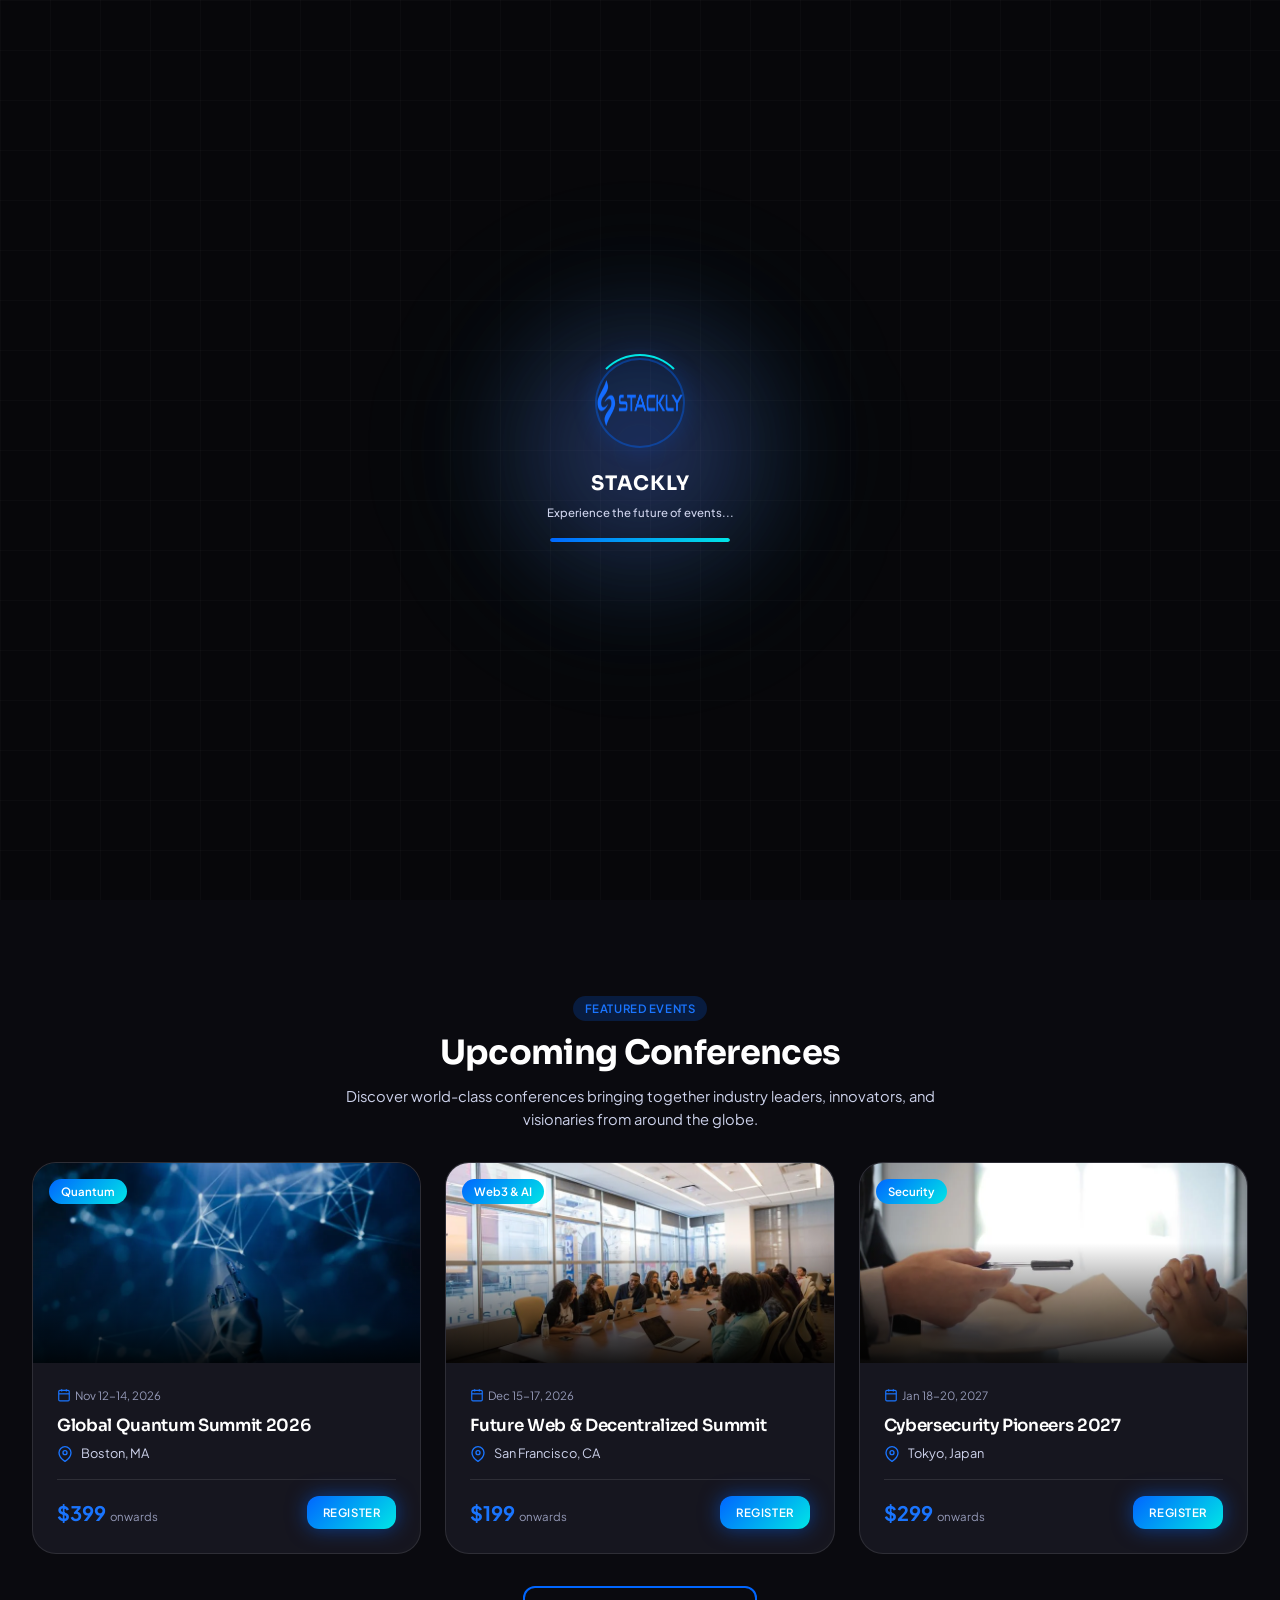
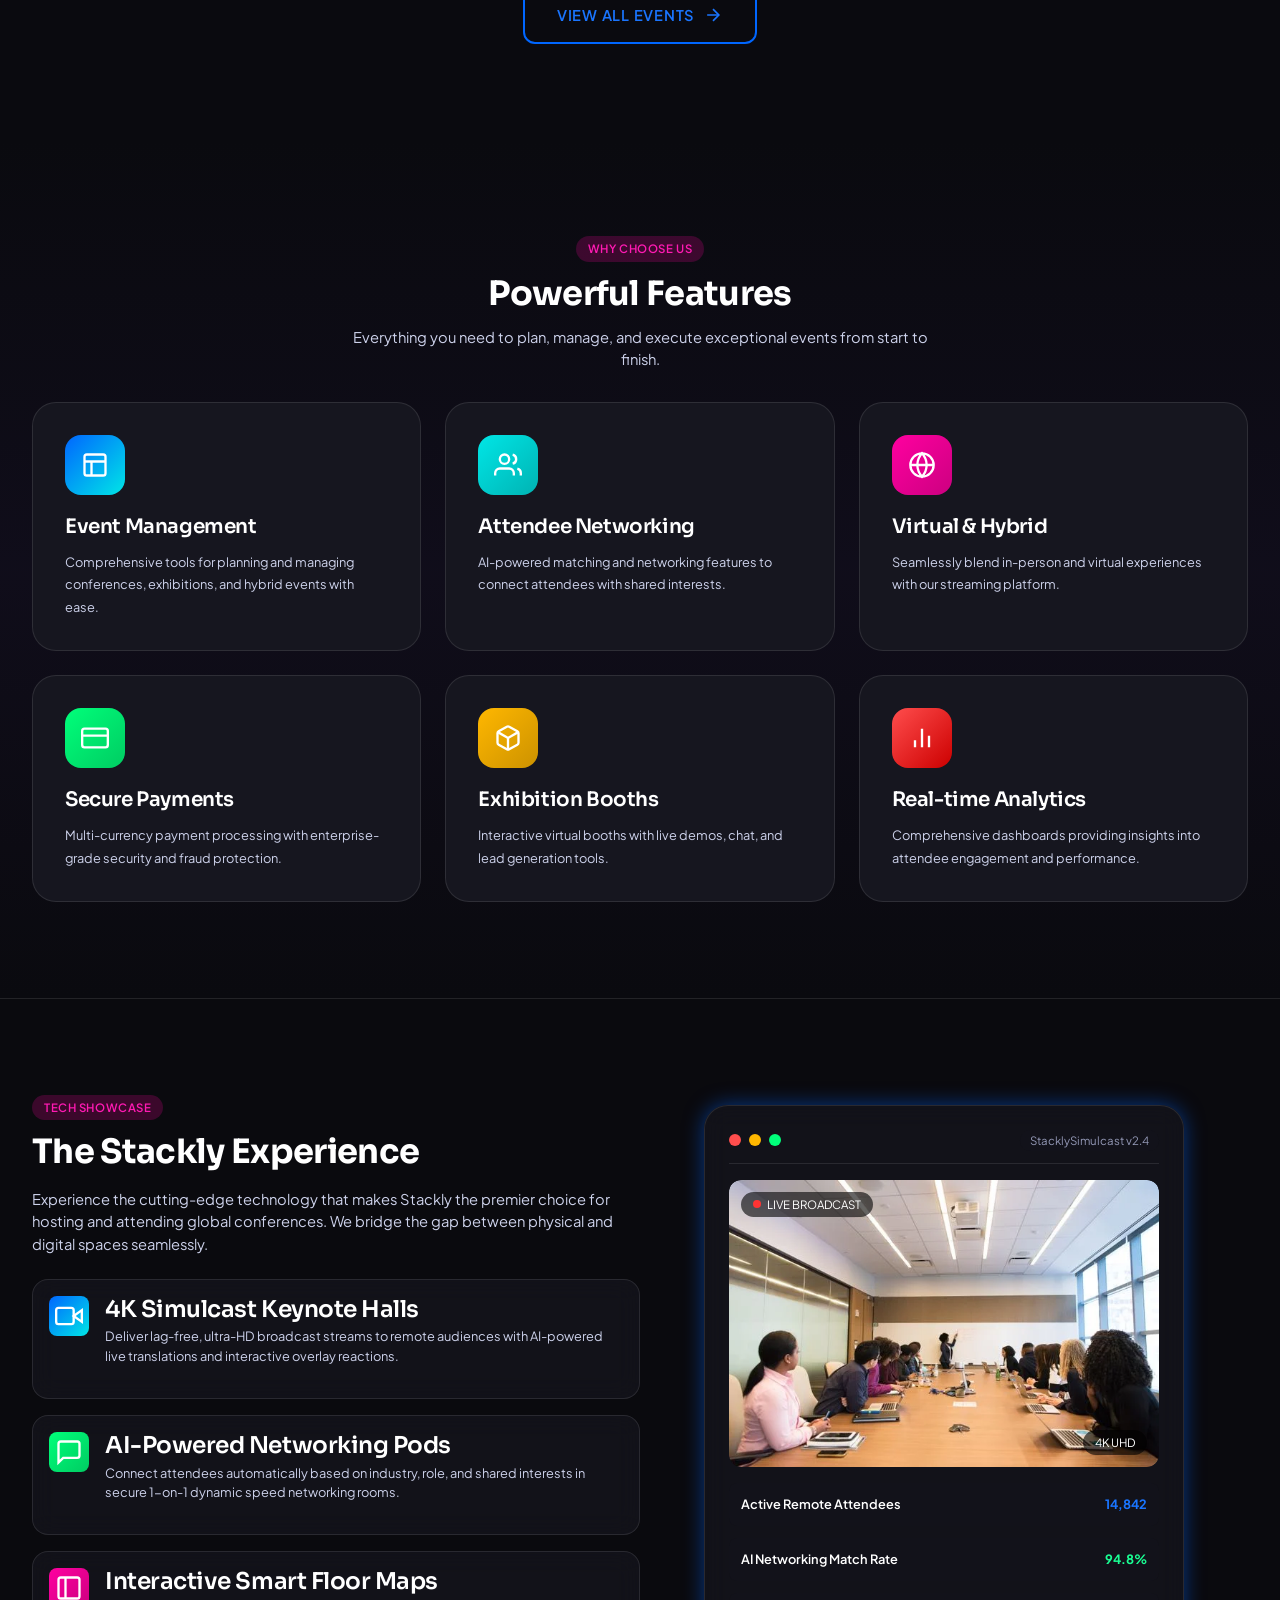
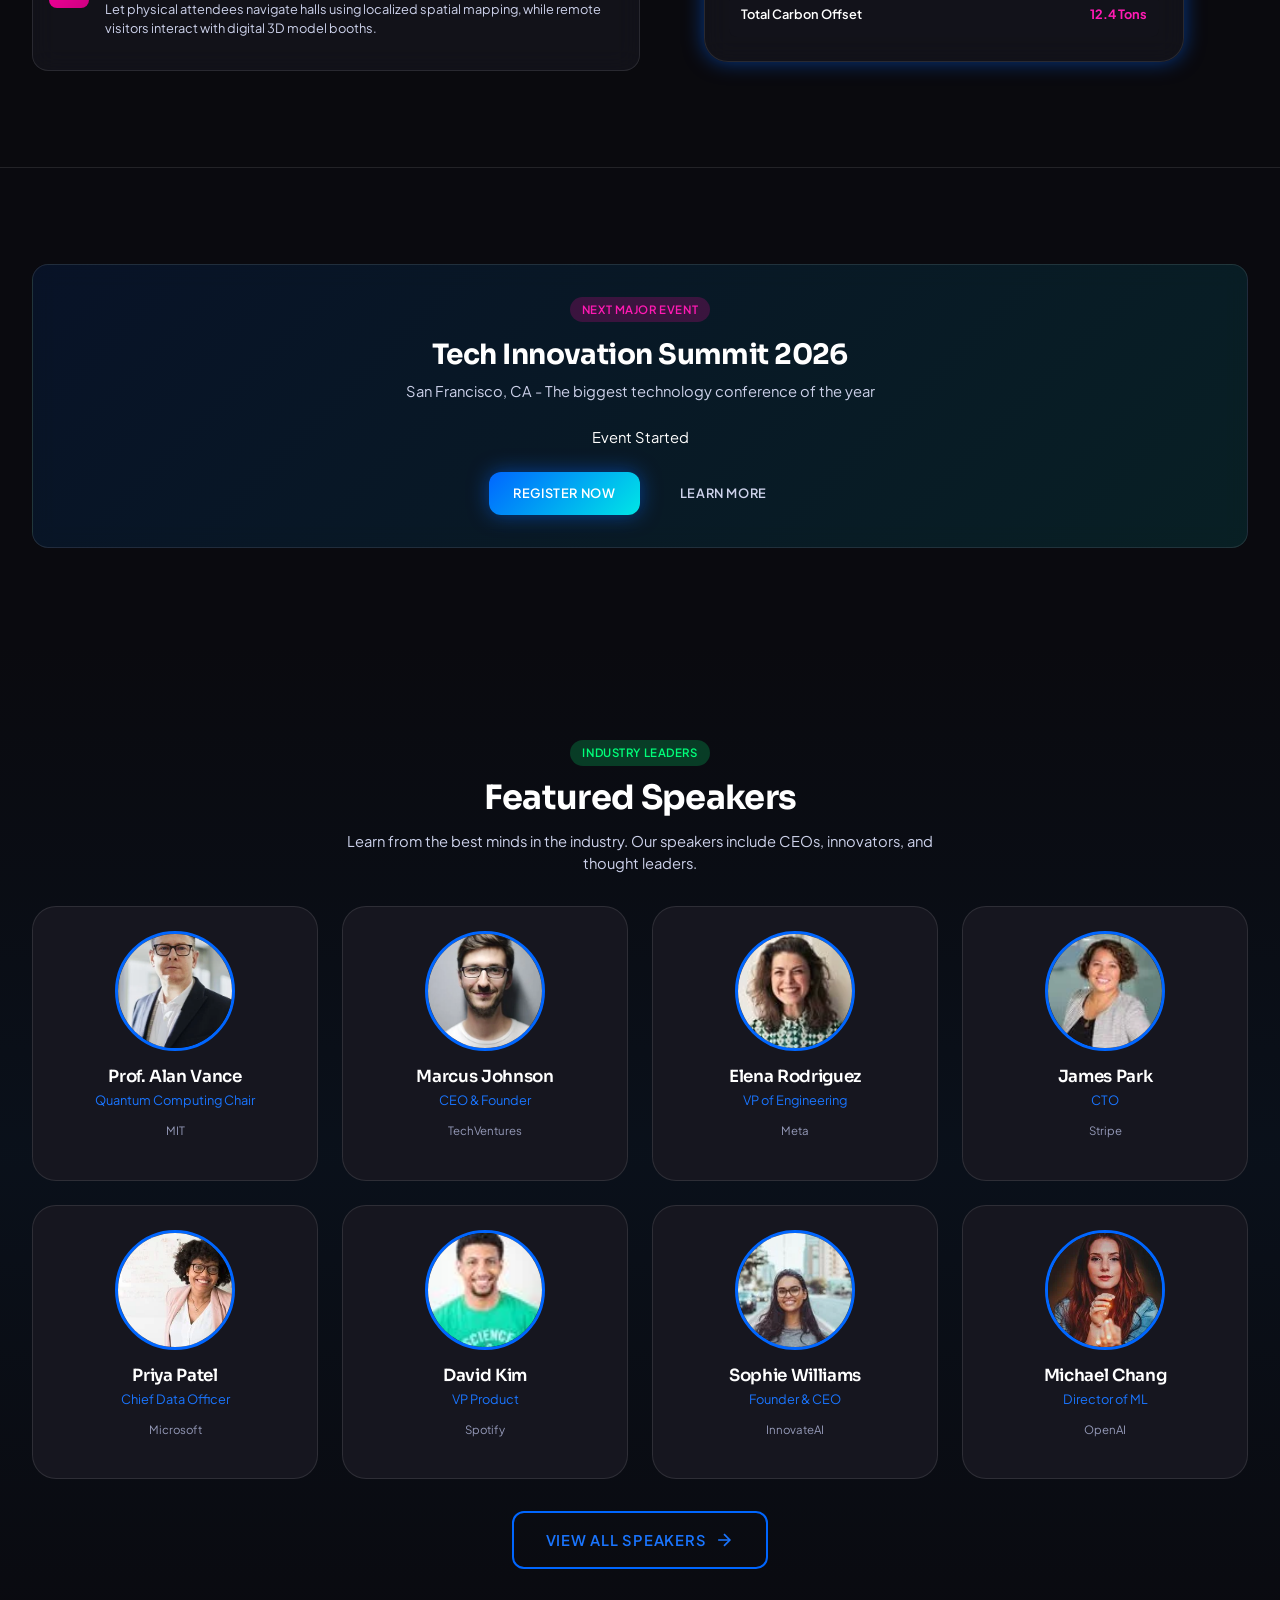
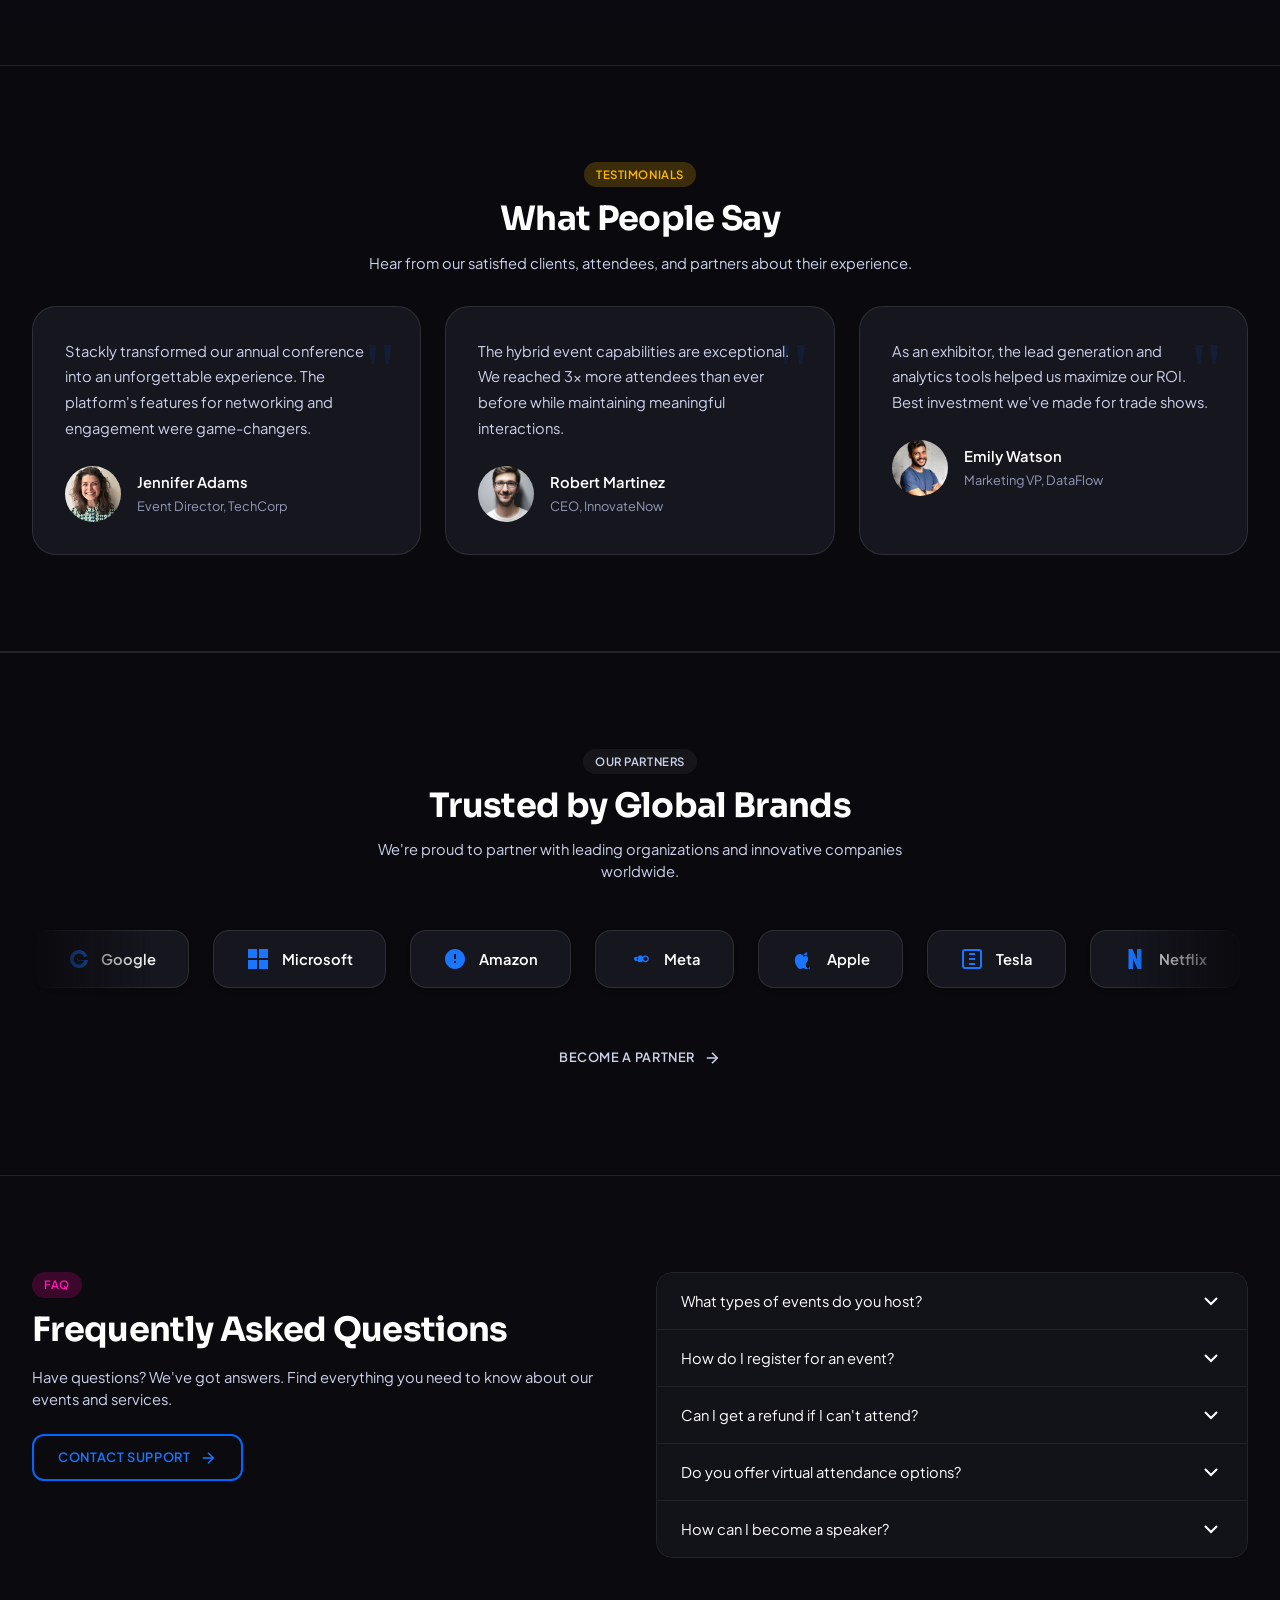
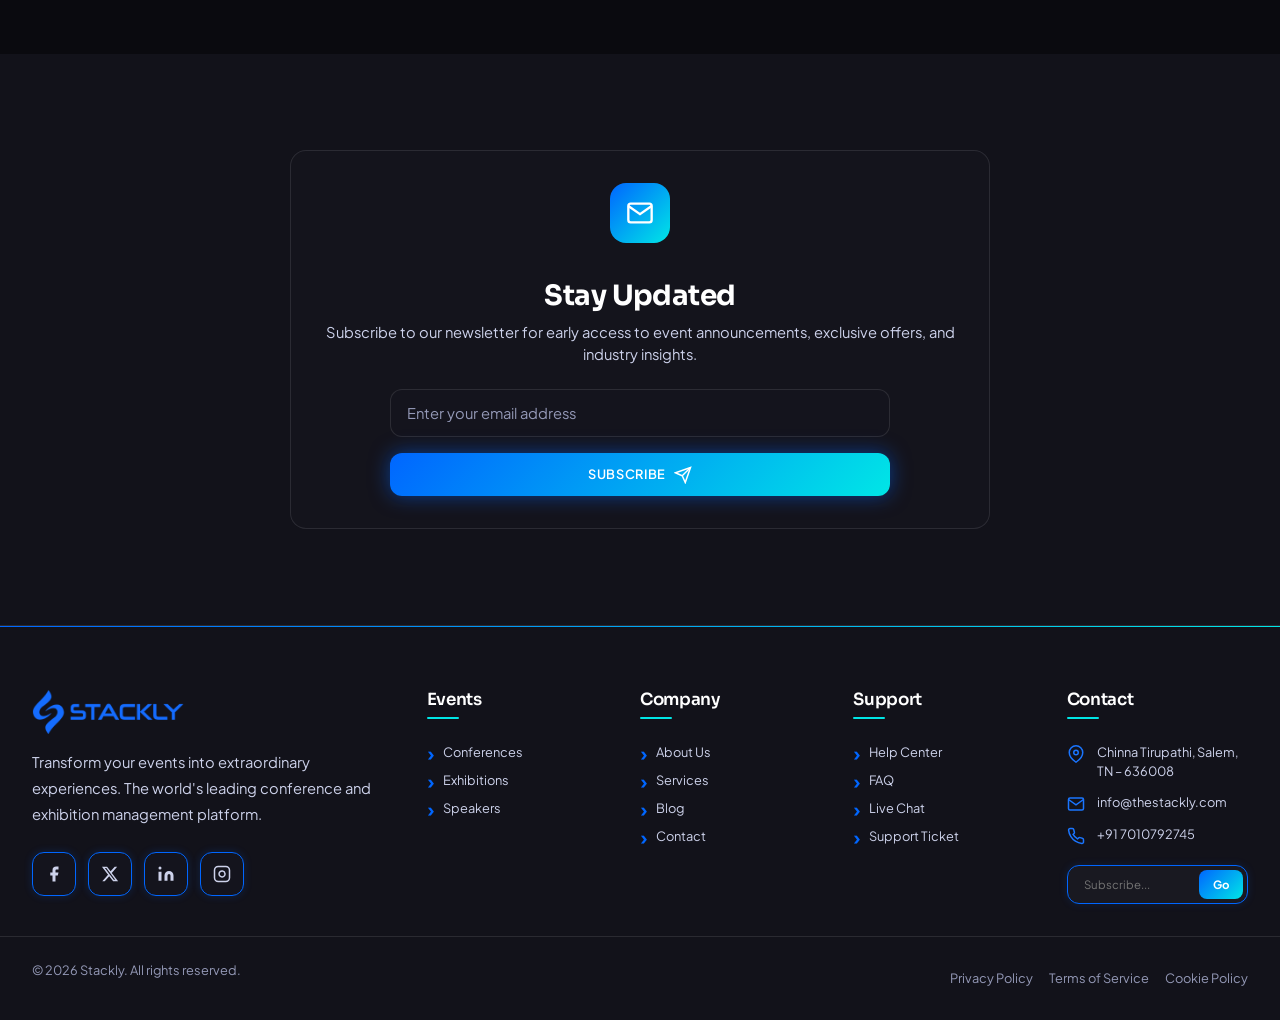
<file: index.html>
<!DOCTYPE html>
<html lang="en" data-theme="dark">

<head>
  <meta charset="UTF-8">
  <meta name="viewport" content="width=device-width, initial-scale=1.0">
  <meta name="description"
    content="Stackly - Premier Conference & Exhibition Management Platform. Plan, manage, and execute world-class events with cutting-edge technology.">
  <meta name="keywords" content="conference, exhibition, event management, networking, tickets, registration">
  <meta name="author" content="Stackly">

  <!-- Open Graph -->
  <meta property="og:title" content="Stackly - Conference & Exhibition Management Platform">
  <meta property="og:description" content="Plan, manage, and execute world-class events with cutting-edge technology.">
  <meta property="og:type" content="website">

  <title>Stackly - Conference & Exhibition Management Platform</title>

  <!-- Favicon -->
  <link rel="icon" type="image/svg+xml"
    href="data:image/svg+xml,%3Csvg xmlns='http://www.w3.org/2000/svg' viewBox='0 0 100 100'%3E%3Cdefs%3E%3ClinearGradient id='g' x1='0%25' y1='0%25' x2='100%25' y2='100%25'%3E%3Cstop offset='0%25' style='stop-color:%230066ff'/%3E%3Cstop offset='100%25' style='stop-color:%2300e6e6'/%3E%3C/linearGradient%3E%3C/defs%3E%3Crect width='100' height='100' rx='20' fill='url(%23g)'/%3E%3Cpath d='M30 35h40v5H30zm0 12h40v5H30zm0 12h30v5H30z' fill='white'/%3E%3C/svg%3E">

  <!-- Fonts -->
  <link rel="preconnect" href="https://fonts.googleapis.com">
  <link rel="preconnect" href="https://fonts.gstatic.com" crossorigin>
  <link
    href="https://fonts.googleapis.com/css2?family=Plus+Jakarta+Sans:wght@300;400;500;600;700;800&family=Sora:wght@400;500;600;700;800&family=JetBrains+Mono:wght@400;500&display=swap"
    rel="stylesheet">

  <!-- Styles -->
  <link rel="stylesheet" href="css/main.css">
</head>

<body>
  <!-- Loading Screen -->
  <div class="loading-screen" id="loadingScreen"></div>

  <!-- Skip Link for Accessibility -->
  <a href="#main-content" class="skip-link">Skip to main content</a>

  <!-- Header -->
  <header class="header" id="header">
    <div class="header-container">
      <a href="index.html" class="header-logo">
        <div class="header-logo-icon">
          <svg viewBox="0 0 24 24" fill="none" stroke="currentColor" stroke-width="2">
            <rect x="3" y="3" width="18" height="18" rx="2" ry="2"></rect>
            <line x1="3" y1="9" x2="21" y2="9"></line>
            <line x1="9" y1="21" x2="9" y2="9"></line>
          </svg>
        </div>
        <span class="header-logo-text">Stackly</span>
      </a>

      <nav class="header-nav" role="navigation" aria-label="Main navigation">
        <a href="index.html" class="header-nav-link active">Home</a>
        <div class="header-nav-item">
          <a href="#" class="header-nav-link">Events</a>
          <div class="header-dropdown">
            <a href="conferences.html" class="header-dropdown-link">
              <svg viewBox="0 0 24 24" fill="none" stroke="currentColor" stroke-width="2">
                <rect x="3" y="3" width="18" height="18" rx="2" ry="2"></rect>
                <line x1="3" y1="9" x2="21" y2="9"></line>
              </svg>
              Conferences
            </a>
            <a href="exhibitions.html" class="header-dropdown-link">
              <svg viewBox="0 0 24 24" fill="none" stroke="currentColor" stroke-width="2">
                <path d="M12 2L2 7l10 5 10-5-10-5z"></path>
                <path d="M2 17l10 5 10-5"></path>
                <path d="M2 12l10 5 10-5"></path>
              </svg>
              Exhibitions
            </a>
            <a href="speakers.html" class="header-dropdown-link">
              <svg viewBox="0 0 24 24" fill="none" stroke="currentColor" stroke-width="2">
                <path d="M17 21v-2a4 4 0 0 0-4-4H5a4 4 0 0 0-4 4v2"></path>
                <circle cx="9" cy="7" r="4"></circle>
                <path d="M23 21v-2a4 4 0 0 0-3-3.87"></path>
                <path d="M16 3.13a4 4 0 0 1 0 7.75"></path>
              </svg>
              Speakers
            </a>
          </div>
        </div>
        <a href="about.html" class="header-nav-link">About</a>
        <a href="services.html" class="header-nav-link">Services</a>
        <a href="pricing.html" class="header-nav-link">Pricing</a>
        <a href="blog.html" class="header-nav-link">Blog</a>
        <a href="contact.html" class="header-nav-link">Contact</a>
      </nav>

      <div class="header-actions">
        <a href="login.html" class="btn btn-secondary btn-sm">Login</a>
        <a href="register.html" class="btn btn-primary btn-sm">Register</a>

        <button class="header-menu-toggle" aria-label="Toggle mobile menu">
          <svg viewBox="0 0 24 24" width="24" height="24" fill="none" stroke="currentColor" stroke-width="2">
            <line x1="3" y1="6" x2="21" y2="6"></line>
            <line x1="3" y1="12" x2="21" y2="12"></line>
            <line x1="3" y1="18" x2="21" y2="18"></line>
          </svg>
        </button>
      </div>
    </div>
  </header>

  <!-- Mobile Navigation -->
  <nav class="mobile-nav" id="mobileNav">
    <div class="mobile-nav-content">
      <a href="index.html" class="mobile-nav-link active">Home</a>
      <a href="conferences.html" class="mobile-nav-link">Conferences</a>
      <a href="exhibitions.html" class="mobile-nav-link">Exhibitions</a>
      <a href="speakers.html" class="mobile-nav-link">Speakers</a>
      <a href="about.html" class="mobile-nav-link">About</a>
      <a href="services.html" class="mobile-nav-link">Services</a>
      <a href="pricing.html" class="mobile-nav-link">Pricing</a>
      <a href="blog.html" class="mobile-nav-link">Blog</a>
      <a href="contact.html" class="mobile-nav-link">Contact</a>
      <div class="mobile-nav-divider"></div>
      <a href="login.html" class="mobile-nav-link">Login</a>
      <a href="register.html" class="mobile-nav-link">Register</a>
    </div>
  </nav>

  <!-- Main Content -->
  <main id="main-content">
    <section class="hero">
      <div class="hero-bg-carousel">
        <div class="hero-bg-slide active" style="background-image: url('assets/pexels_photo_2774556.webp');"></div>
        <div class="hero-bg-slide" style="background-image: url('assets/pexels_photo_1181396.webp');"></div>
        <div class="hero-bg-slide" style="background-image: url('assets/pexels_photo_3183183.webp');"></div>
        <div class="hero-bg-overlay"></div>
      </div>
      <div class="hero-particles" aria-hidden="true"></div>

      <div class="container">
        <div class="hero-content">


          <h1 class="hero-title" id="hero-title">
            <span class="hero-title-line">Transform Your</span>
            <span class="hero-title-line"><span class="hero-title-gradient">Events</span> Into</span>
            <span class="hero-title-line">Extraordinary</span>
            <span class="hero-title-line"><span class="hero-title-gradient">Experiences</span></span>
          </h1>

          <p class="hero-description" id="hero-desc">
            Plan, manage, and execute world-class conferences and exhibitions with our cutting-edge platform. Connect
            with industry leaders, showcase innovations, and create unforgettable experiences.
          </p>

          <div class="hero-actions">
            <a href="conferences.html" class="btn btn-primary btn-lg btn-ripple">
              <svg viewBox="0 0 24 24" width="20" height="20" fill="none" stroke="currentColor" stroke-width="2">
                <polygon points="5 3 19 12 5 21 5 3"></polygon>
              </svg>
              Explore Events
            </a>
            <a href="register.html" class="btn btn-outline btn-lg">
              <svg viewBox="0 0 24 24" width="20" height="20" fill="none" stroke="currentColor" stroke-width="2">
                <path d="M16 21v-2a4 4 0 0 0-4-4H5a4 4 0 0 0-4 4v2"></path>
                <circle cx="8.5" cy="7" r="4"></circle>
                <line x1="20" y1="8" x2="20" y2="14"></line>
                <line x1="23" y1="11" x2="17" y2="11"></line>
              </svg>
              Register Now
            </a>
          </div>

          <!-- Statistics Grid -->
          <div class="hero-stats">
            <div class="hero-stat" data-animate="fade-up" data-delay="400">
              <div class="hero-stat-value" data-count="500">0</div>
              <div class="hero-stat-label">Events Hosted</div>
            </div>
            <div class="hero-stat" data-animate="fade-up" data-delay="500">
              <div class="hero-stat-value" data-count="50000">0</div>
              <div class="hero-stat-label">Happy Attendees</div>
            </div>
            <div class="hero-stat" data-animate="fade-up" data-delay="600">
              <div class="hero-stat-value" data-count="50">0</div>
              <div class="hero-stat-label">Countries Reached</div>
            </div>
            <div class="hero-stat" data-animate="fade-up" data-delay="700">
              <div class="hero-stat-value" data-count="98">0</div>
              <div class="hero-stat-label">Satisfaction Rate %</div>
            </div>
          </div>

          <!-- Orbit Animation -->
          <div class="hero-visual" aria-hidden="true">
            <div class="hero-3d-element">
              <div class="hero-orbit"></div>
              <div class="hero-orbit"></div>
              <div class="hero-orbit"></div>
              <div class="hero-center">
                <svg viewBox="0 0 24 24" fill="none" stroke="currentColor" stroke-width="2">
                  <rect x="3" y="3" width="18" height="18" rx="2" ry="2"></rect>
                  <line x1="3" y1="9" x2="21" y2="9"></line>
                  <line x1="9" y1="21" x2="9" y2="9"></line>
                </svg>
              </div>
            </div>
          </div>

        </div>
      </div>
    </section>

    <!-- Featured Conferences Section -->
    <section class="section" id="conferences">
      <div class="container">
        <div class="text-center mb-8" data-animate="fade-up">
          <span class="badge badge-primary mb-3">Featured Events</span>
          <h2>Upcoming Conferences</h2>
          <p class="text-secondary" style="max-width: 600px; margin: 0 auto;">
            Discover world-class conferences bringing together industry leaders, innovators, and visionaries from around
            the globe.
          </p>
        </div>

        <div class="grid grid-cols-1 md:grid-cols-2 lg:grid-cols-3 gap-6" id="eventsGrid">
          <!-- Event Card 1 -->
          <article class="event-card" data-animate="fade-up">
            <div class="event-card-image">
              <img src="assets/pexels_photo_8386440.webp" alt="Global Quantum Summit" loading="lazy">
              <div class="event-card-overlay"></div>
              <span class="event-card-badge">Quantum</span>
            </div>
            <div class="event-card-body">
              <div class="event-card-meta">
                <span class="event-card-meta-item">
                  <svg viewBox="0 0 24 24" fill="none" stroke="currentColor" stroke-width="2">
                    <rect x="3" y="4" width="18" height="18" rx="2" ry="2"></rect>
                    <line x1="16" y1="2" x2="16" y2="6"></line>
                    <line x1="8" y1="2" x2="8" y2="6"></line>
                    <line x1="3" y1="10" x2="21" y2="10"></line>
                  </svg>
                  Nov 12-14, 2026
                </span>
              </div>
              <h3 class="event-card-title">Global Quantum Summit 2026</h3>
              <div class="event-card-location">
                <svg viewBox="0 0 24 24" fill="none" stroke="currentColor" stroke-width="2">
                  <path d="M21 10c0 7-9 13-9 13s-9-6-9-13a9 9 0 0 1 18 0z"></path>
                  <circle cx="12" cy="10" r="3"></circle>
                </svg>
                Boston, MA
              </div>
              <div class="event-card-footer">
                <span class="event-card-price">$399 <span> onwards</span></span>
                <a href="conferences.html" class="btn btn-primary btn-sm">Register</a>
              </div>
            </div>
          </article>
          <!-- Event Card 2 -->
          <article class="event-card" data-animate="fade-up" data-delay="100">
            <div class="event-card-image">
              <img src="assets/pexels_photo_1181406.webp" alt="Future Web & Decentralized Summit" loading="lazy">
              <div class="event-card-overlay"></div>
              <span class="event-card-badge">Web3 & AI</span>
            </div>
            <div class="event-card-body">
              <div class="event-card-meta">
                <span class="event-card-meta-item">
                  <svg viewBox="0 0 24 24" fill="none" stroke="currentColor" stroke-width="2">
                    <rect x="3" y="4" width="18" height="18" rx="2" ry="2"></rect>
                    <line x1="16" y1="2" x2="16" y2="6"></line>
                    <line x1="8" y1="2" x2="8" y2="6"></line>
                    <line x1="3" y1="10" x2="21" y2="10"></line>
                  </svg>
                  Dec 15-17, 2026
                </span>
              </div>
              <h3 class="event-card-title">Future Web & Decentralized Summit</h3>
              <div class="event-card-location">
                <svg viewBox="0 0 24 24" fill="none" stroke="currentColor" stroke-width="2">
                  <path d="M21 10c0 7-9 13-9 13s-9-6-9-13a9 9 0 0 1 18 0z"></path>
                  <circle cx="12" cy="10" r="3"></circle>
                </svg>
                San Francisco, CA
              </div>
              <div class="event-card-footer">
                <span class="event-card-price">$199 <span> onwards</span></span>
                <a href="conferences.html" class="btn btn-primary btn-sm">Register</a>
              </div>
            </div>
          </article>

          <!-- Event Card 3 -->
          <article class="event-card" data-animate="fade-up" data-delay="200">
            <div class="event-card-image">
              <img src="assets/pexels_photo_3760067.webp" alt="Cybersecurity Pioneers Conference" loading="lazy">
              <div class="event-card-overlay"></div>
              <span class="event-card-badge">Security</span>
            </div>
            <div class="event-card-body">
              <div class="event-card-meta">
                <span class="event-card-meta-item">
                  <svg viewBox="0 0 24 24" fill="none" stroke="currentColor" stroke-width="2">
                    <rect x="3" y="4" width="18" height="18" rx="2" ry="2"></rect>
                    <line x1="16" y1="2" x2="16" y2="6"></line>
                    <line x1="8" y1="2" x2="8" y2="6"></line>
                    <line x1="3" y1="10" x2="21" y2="10"></line>
                  </svg>
                  Jan 18-20, 2027
                </span>
              </div>
              <h3 class="event-card-title">Cybersecurity Pioneers 2027</h3>
              <div class="event-card-location">
                <svg viewBox="0 0 24 24" fill="none" stroke="currentColor" stroke-width="2">
                  <path d="M21 10c0 7-9 13-9 13s-9-6-9-13a9 9 0 0 1 18 0z"></path>
                  <circle cx="12" cy="10" r="3"></circle>
                </svg>
                Tokyo, Japan
              </div>
              <div class="event-card-footer">
                <span class="event-card-price">$299 <span> onwards</span></span>
                <a href="conferences.html" class="btn btn-primary btn-sm">Register</a>
              </div>
            </div>
          </article>
        </div>

        <div class="text-center mt-8" data-animate="fade-up">
          <a href="conferences.html" class="btn btn-outline btn-lg">
            View All Events
            <svg viewBox="0 0 24 24" width="20" height="20" fill="none" stroke="currentColor" stroke-width="2">
              <line x1="5" y1="12" x2="19" y2="12"></line>
              <polyline points="12 5 19 12 12 19"></polyline>
            </svg>
          </a>
        </div>
      </div>
    </section>

    <!-- Features Section -->
    <section class="section"
      style="background: linear-gradient(180deg, rgba(10, 10, 15, 0) 0%, rgba(33, 22, 60, 0.25) 50%, rgba(10, 10, 15, 0) 100%);">
      <div class="container">
        <div class="text-center mb-8" data-animate="fade-up">
          <span class="badge badge-accent mb-3">Why Choose Us</span>
          <h2>Powerful Features</h2>
          <p class="text-secondary" style="max-width: 600px; margin: 0 auto;">
            Everything you need to plan, manage, and execute exceptional events from start to finish.
          </p>
        </div>

        <div class="features-grid">
          <div class="feature-card" data-animate="fade-up">
            <div class="feature-icon">
              <svg viewBox="0 0 24 24" fill="none" stroke="currentColor" stroke-width="2">
                <rect x="3" y="3" width="18" height="18" rx="2" ry="2"></rect>
                <line x1="3" y1="9" x2="21" y2="9"></line>
                <line x1="9" y1="21" x2="9" y2="9"></line>
              </svg>
            </div>
            <h3 class="feature-title">Event Management</h3>
            <p class="feature-description">Comprehensive tools for planning and managing conferences, exhibitions, and
              hybrid events with ease.</p>
          </div>

          <div class="feature-card" data-animate="fade-up" data-delay="100">
            <div class="feature-icon" style="background: linear-gradient(135deg, #00e6e6, #00b3b3);">
              <svg viewBox="0 0 24 24" fill="none" stroke="currentColor" stroke-width="2">
                <path d="M17 21v-2a4 4 0 0 0-4-4H5a4 4 0 0 0-4 4v2"></path>
                <circle cx="9" cy="7" r="4"></circle>
                <path d="M23 21v-2a4 4 0 0 0-3-3.87"></path>
                <path d="M16 3.13a4 4 0 0 1 0 7.75"></path>
              </svg>
            </div>
            <h3 class="feature-title">Attendee Networking</h3>
            <p class="feature-description">AI-powered matching and networking features to connect attendees with shared
              interests.</p>
          </div>

          <div class="feature-card" data-animate="fade-up" data-delay="200">
            <div class="feature-icon" style="background: linear-gradient(135deg, #ff00a0, #cc0080);">
              <svg viewBox="0 0 24 24" fill="none" stroke="currentColor" stroke-width="2">
                <circle cx="12" cy="12" r="10"></circle>
                <line x1="2" y1="12" x2="22" y2="12"></line>
                <path d="M12 2a15.3 15.3 0 0 1 4 10 15.3 15.3 0 0 1-4 10 15.3 15.3 0 0 1-4-10 15.3 15.3 0 0 1 4-10z">
                </path>
              </svg>
            </div>
            <h3 class="feature-title">Virtual & Hybrid</h3>
            <p class="feature-description">Seamlessly blend in-person and virtual experiences with our streaming
              platform.</p>
          </div>

          <div class="feature-card" data-animate="fade-up" data-delay="300">
            <div class="feature-icon" style="background: linear-gradient(135deg, #00ff7a, #00cc62);">
              <svg viewBox="0 0 24 24" fill="none" stroke="currentColor" stroke-width="2">
                <rect x="1" y="4" width="22" height="16" rx="2" ry="2"></rect>
                <line x1="1" y1="10" x2="23" y2="10"></line>
              </svg>
            </div>
            <h3 class="feature-title">Secure Payments</h3>
            <p class="feature-description">Multi-currency payment processing with enterprise-grade security and fraud
              protection.</p>
          </div>

          <div class="feature-card" data-animate="fade-up" data-delay="400">
            <div class="feature-icon" style="background: linear-gradient(135deg, #ffb700, #cc9200);">
              <svg viewBox="0 0 24 24" fill="none" stroke="currentColor" stroke-width="2">
                <path
                  d="M21 16V8a2 2 0 0 0-1-1.73l-7-4a2 2 0 0 0-2 0l-7 4A2 2 0 0 0 3 8v8a2 2 0 0 0 1 1.73l7 4a2 2 0 0 0 2 0l7-4A2 2 0 0 0 21 16z">
                </path>
                <polyline points="3.27 6.96 12 12.01 20.73 6.96"></polyline>
                <line x1="12" y1="22.08" x2="12" y2="12"></line>
              </svg>
            </div>
            <h3 class="feature-title">Exhibition Booths</h3>
            <p class="feature-description">Interactive virtual booths with live demos, chat, and lead generation tools.
            </p>
          </div>

          <div class="feature-card" data-animate="fade-up" data-delay="500">
            <div class="feature-icon" style="background: linear-gradient(135deg, #ff4d4d, #cc0000);">
              <svg viewBox="0 0 24 24" fill="none" stroke="currentColor" stroke-width="2">
                <line x1="18" y1="20" x2="18" y2="10"></line>
                <line x1="12" y1="20" x2="12" y2="4"></line>
                <line x1="6" y1="20" x2="6" y2="14"></line>
              </svg>
            </div>
            <h3 class="feature-title">Real-time Analytics</h3>
            <p class="feature-description">Comprehensive dashboards providing insights into attendee engagement and
              performance.</p>
          </div>
        </div>
      </div>
    </section>

    <!-- Hybrid Event Tech Showcase Section (New & Unique Content) -->
    <section class="section" id="tech-showcase"
      style="background: rgba(10, 10, 15, 0.3); border-top: 1px solid var(--border-primary); border-bottom: 1px solid var(--border-primary);">
      <div class="container">
        <div class="grid grid-cols-1 lg:grid-cols-2 gap-12 items-center">
          <div data-animate="fade-up">
            <span class="badge badge-accent mb-3">Tech Showcase</span>
            <h2 class="mb-4">The Stackly Experience</h2>
            <p class="text-secondary mb-6">
              Experience the cutting-edge technology that makes Stackly the premier choice for hosting and attending
              global conferences. We bridge the gap between physical and digital spaces seamlessly.
            </p>
            <div style="display: flex; flex-direction: column; gap: var(--space-4);">
              <div class="card card-glass p-4" style="display: flex; gap: var(--space-4); align-items: flex-start;">
                <div class="feature-icon"
                  style="background: linear-gradient(135deg, #0066ff, #00e6e6); flex-shrink: 0; width: 40px; height: 40px; border-radius: var(--radius-md); display: flex; align-items: center; justify-content: center; color: white;">
                  <svg viewBox="0 0 24 24" width="20" height="20" fill="none" stroke="currentColor" stroke-width="2">
                    <polygon points="23 7 16 12 23 17 23 7"></polygon>
                    <rect x="1" y="5" width="15" height="14" rx="2" ry="2"></rect>
                  </svg>
                </div>
                <div>
                  <h4 style="font-weight: var(--fw-semibold); color: var(--text-primary); margin-bottom: 4px;">4K
                    Simulcast Keynote Halls</h4>
                  <p class="text-secondary" style="font-size: var(--fs-sm);">Deliver lag-free, ultra-HD broadcast
                    streams to remote audiences with AI-powered live translations and interactive overlay reactions.</p>
                </div>
              </div>
              <div class="card card-glass p-4" style="display: flex; gap: var(--space-4); align-items: flex-start;">
                <div class="feature-icon"
                  style="background: linear-gradient(135deg, #00ff7a, #00cc62); flex-shrink: 0; width: 40px; height: 40px; border-radius: var(--radius-md); display: flex; align-items: center; justify-content: center; color: white;">
                  <svg viewBox="0 0 24 24" width="20" height="20" fill="none" stroke="currentColor" stroke-width="2">
                    <path d="M21 15a2 2 0 0 1-2 2H7l-4 4V5a2 2 0 0 1 2-2h14a2 2 0 0 1 2 2z"></path>
                  </svg>
                </div>
                <div>
                  <h4 style="font-weight: var(--fw-semibold); color: var(--text-primary); margin-bottom: 4px;">
                    AI-Powered Networking Pods</h4>
                  <p class="text-secondary" style="font-size: var(--fs-sm);">Connect attendees automatically based on
                    industry, role, and shared interests in secure 1-on-1 dynamic speed networking rooms.</p>
                </div>
              </div>
              <div class="card card-glass p-4" style="display: flex; gap: var(--space-4); align-items: flex-start;">
                <div class="feature-icon"
                  style="background: linear-gradient(135deg, #ff00a0, #cc0080); flex-shrink: 0; width: 40px; height: 40px; border-radius: var(--radius-md); display: flex; align-items: center; justify-content: center; color: white;">
                  <svg viewBox="0 0 24 24" width="20" height="20" fill="none" stroke="currentColor" stroke-width="2">
                    <rect x="3" y="3" width="18" height="18" rx="2" ry="2"></rect>
                    <line x1="9" y1="3" x2="9" y2="21"></line>
                  </svg>
                </div>
                <div>
                  <h4 style="font-weight: var(--fw-semibold); color: var(--text-primary); margin-bottom: 4px;">
                    Interactive Smart Floor Maps</h4>
                  <p class="text-secondary" style="font-size: var(--fs-sm);">Let physical attendees navigate halls using
                    localized spatial mapping, while remote visitors interact with digital 3D model booths.</p>
                </div>
              </div>
            </div>
          </div>
          <div style="position: relative; display: flex; justify-content: center;" data-animate="fade-up"
            data-delay="200">
            <!-- Simulated Interface Mockup (Aesthetic) -->
            <div class="glass-panel"
              style="width: 100%; max-width: 480px; padding: var(--space-6); border: 1px solid var(--border-primary); border-radius: var(--radius-2xl); position: relative; overflow: hidden; box-shadow: var(--shadow-glow);">
              <div
                style="display: flex; align-items: center; justify-content: space-between; margin-bottom: var(--space-4); border-bottom: 1px solid var(--border-primary); padding-bottom: var(--space-3);">
                <div style="display: flex; align-items: center; gap: 8px;">
                  <div style="width: 12px; height: 12px; border-radius: 50%; background: #ff4d4d;"></div>
                  <div style="width: 12px; height: 12px; border-radius: 50%; background: #ffb700;"></div>
                  <div style="width: 12px; height: 12px; border-radius: 50%; background: #00ff7a;"></div>
                </div>
                <div
                  style="font-size: var(--fs-xs); color: var(--text-muted); background: var(--bg-secondary); padding: 2px 10px; border-radius: var(--radius-full);">
                  StacklySimulcast v2.4</div>
              </div>
              <div
                style="position: relative; border-radius: var(--radius-lg); overflow: hidden; margin-bottom: var(--space-4);">
                <img src="assets/pexels_photo_1181396.webp" alt="Platform Demo Video Placeholder"
                  style="width: 100%; display: block; border-radius: var(--radius-lg);">
                <div
                  style="position: absolute; top: var(--space-3); left: var(--space-3); background: rgba(0,0,0,0.6); padding: 4px var(--space-3); border-radius: var(--radius-full); font-size: var(--fs-xs); color: #fff; display: flex; align-items: center; gap: 6px;">
                  <span
                    style="display: inline-block; width: 8px; height: 8px; border-radius: 50%; background: #ff3333; animation: pulse 1.5s infinite;"></span>
                  LIVE BROADCAST
                </div>
                <div
                  style="position: absolute; bottom: var(--space-3); right: var(--space-3); background: rgba(0,0,0,0.6); padding: 4px var(--space-3); border-radius: var(--radius-full); font-size: var(--fs-xs); color: #fff;">
                  4K UHD
                </div>
              </div>
              <div style="display: flex; flex-direction: column; gap: var(--space-3);">
                <div
                  style="background: var(--bg-secondary); border-radius: var(--radius-md); padding: var(--space-3); display: flex; justify-content: space-between; align-items: center;">
                  <span
                    style="font-size: var(--fs-sm); font-weight: var(--fw-semibold); color: var(--text-primary);">Active
                    Remote Attendees</span>
                  <span
                    style="font-size: var(--fs-sm); font-weight: var(--fw-bold); color: var(--primary-400);">14,842</span>
                </div>
                <div
                  style="background: var(--bg-secondary); border-radius: var(--radius-md); padding: var(--space-3); display: flex; justify-content: space-between; align-items: center;">
                  <span style="font-size: var(--fs-sm); font-weight: var(--fw-semibold); color: var(--text-primary);">AI
                    Networking Match Rate</span>
                  <span
                    style="font-size: var(--fs-sm); font-weight: var(--fw-bold); color: var(--success-400);">94.8%</span>
                </div>
                <div
                  style="background: var(--bg-secondary); border-radius: var(--radius-md); padding: var(--space-3); display: flex; justify-content: space-between; align-items: center;">
                  <span
                    style="font-size: var(--fs-sm); font-weight: var(--fw-semibold); color: var(--text-primary);">Total
                    Carbon Offset</span>
                  <span style="font-size: var(--fs-sm); font-weight: var(--fw-bold); color: var(--accent-400);">12.4
                    Tons</span>
                </div>
              </div>
            </div>
          </div>
        </div>
      </div>
    </section>

    <!-- Countdown Section -->
    <section class="section">
      <div class="container">
        <div class="card card-glass p-8"
          style="background: linear-gradient(135deg, rgba(0, 102, 255, 0.1) 0%, rgba(0, 230, 230, 0.1) 100%);">
          <div class="text-center">
            <span class="badge badge-accent mb-4">Next Major Event</span>
            <h3 class="mb-2">Tech Innovation Summit 2026</h3>
            <p class="text-secondary mb-6">San Francisco, CA - The biggest technology conference of the year</p>

            <div class="countdown" data-countdown="2026-08-15T09:00:00">
              <div class="countdown-item">
                <div class="countdown-value" data-days>00</div>
                <div class="countdown-label">Days</div>
              </div>
              <div class="countdown-item">
                <div class="countdown-value" data-hours>00</div>
                <div class="countdown-label">Hours</div>
              </div>
              <div class="countdown-item">
                <div class="countdown-value" data-minutes>00</div>
                <div class="countdown-label">Minutes</div>
              </div>
              <div class="countdown-item">
                <div class="countdown-value" data-seconds>00</div>
                <div class="countdown-label">Seconds</div>
              </div>
            </div>

            <div class="flex justify-center gap-4 mt-6">
              <a href="conferences.html" class="btn btn-primary">Register Now</a>
              <a href="conferences.html" class="btn btn-ghost">Learn More</a>
            </div>
          </div>
        </div>
      </div>
    </section>

    <!-- Featured Speakers Section -->
    <section class="section" id="speakers"
      style="background: linear-gradient(180deg, rgba(10, 10, 15, 0) 0%, rgba(10, 35, 60, 0.25) 50%, rgba(10, 10, 15, 0) 100%);">
      <div class="container">
        <div class="text-center mb-8" data-animate="fade-up">
          <span class="badge badge-success mb-3">Industry Leaders</span>
          <h2>Featured Speakers</h2>
          <p class="text-secondary" style="max-width: 600px; margin: 0 auto;">
            Learn from the best minds in the industry. Our speakers include CEOs, innovators, and thought leaders.
          </p>
        </div>

        <div class="grid grid-cols-2 md:grid-cols-3 lg:grid-cols-4 gap-6">
          <article class="speaker-card" data-animate="fade-up">
            <div class="speaker-avatar">
              <img src="assets/pexels_photo_2182970.webp" alt="Prof. Alan Vance" loading="lazy">
            </div>
            <h4 class="speaker-name">Prof. Alan Vance</h4>
            <p class="speaker-role">Quantum Computing Chair</p>
            <p class="speaker-company">MIT</p>
          </article>

          <article class="speaker-card" data-animate="fade-up" data-delay="50">
            <div class="speaker-avatar">
              <img src="assets/pexels_photo_220453.webp" alt="Marcus Johnson" loading="lazy">
            </div>
            <h4 class="speaker-name">Marcus Johnson</h4>
            <p class="speaker-role">CEO & Founder</p>
            <p class="speaker-company">TechVentures</p>
          </article>

          <article class="speaker-card" data-animate="fade-up" data-delay="100">
            <div class="speaker-avatar">
              <img src="assets/pexels_photo_774909.webp" alt="Elena Rodriguez" loading="lazy">
            </div>
            <h4 class="speaker-name">Elena Rodriguez</h4>
            <p class="speaker-role">VP of Engineering</p>
            <p class="speaker-company">Meta</p>
          </article>

          <article class="speaker-card" data-animate="fade-up" data-delay="150">
            <div class="speaker-avatar">
              <img src="assets/pexels_photo_1181686.webp" alt="James Park" loading="lazy">
            </div>
            <h4 class="speaker-name">James Park</h4>
            <p class="speaker-role">CTO</p>
            <p class="speaker-company">Stripe</p>
          </article>

          <article class="speaker-card" data-animate="fade-up" data-delay="200">
            <div class="speaker-avatar">
              <img src="assets/pexels_photo_1181519.webp" alt="Priya Patel" loading="lazy">
            </div>
            <h4 class="speaker-name">Priya Patel</h4>
            <p class="speaker-role">Chief Data Officer</p>
            <p class="speaker-company">Microsoft</p>
          </article>

          <article class="speaker-card" data-animate="fade-up" data-delay="250">
            <div class="speaker-avatar">
              <img src="assets/pexels_photo_1222271.webp" alt="David Kim" loading="lazy">
            </div>
            <h4 class="speaker-name">David Kim</h4>
            <p class="speaker-role">VP Product</p>
            <p class="speaker-company">Spotify</p>
          </article>

          <article class="speaker-card" data-animate="fade-up" data-delay="300">
            <div class="speaker-avatar">
              <img src="assets/pexels_photo_1239291.webp" alt="Sophie Williams" loading="lazy">
            </div>
            <h4 class="speaker-name">Sophie Williams</h4>
            <p class="speaker-role">Founder & CEO</p>
            <p class="speaker-company">InnovateAI</p>
          </article>

          <article class="speaker-card" data-animate="fade-up" data-delay="350">
            <div class="speaker-avatar">
              <img src="assets/pexels_photo_3764119.webp" alt="Michael Chang" loading="lazy">
            </div>
            <h4 class="speaker-name">Michael Chang</h4>
            <p class="speaker-role">Director of ML</p>
            <p class="speaker-company">OpenAI</p>
          </article>
        </div>

        <div class="text-center mt-8" data-animate="fade-up">
          <a href="speakers.html" class="btn btn-outline btn-lg">
            View All Speakers
            <svg viewBox="0 0 24 24" width="20" height="20" fill="none" stroke="currentColor" stroke-width="2">
              <line x1="5" y1="12" x2="19" y2="12"></line>
              <polyline points="12 5 19 12 12 19"></polyline>
            </svg>
          </a>
        </div>
      </div>
    </section>

    <!-- Testimonials Section -->
    <section class="section"
      style="background: rgba(10, 10, 15, 0.3); border-top: 1px solid var(--border-primary); border-bottom: 1px solid var(--border-primary);">
      <div class="container">
        <div class="text-center mb-8" data-animate="fade-up">
          <span class="badge badge-warning mb-3">Testimonials</span>
          <h2>What People Say</h2>
          <p class="text-secondary" style="max-width: 600px; margin: 0 auto;">
            Hear from our satisfied clients, attendees, and partners about their experience.
          </p>
        </div>

        <div class="grid grid-cols-1 md:grid-cols-2 lg:grid-cols-3 gap-6">
          <div class="testimonial-card" data-animate="fade-up">
            <span class="testimonial-quote">"</span>
            <p class="testimonial-content">Stackly transformed our annual conference into an unforgettable
              experience. The platform's features for networking and engagement were game-changers.</p>
            <div class="testimonial-author">
              <img src="assets/pexels_photo_774909.webp" alt="Jennifer Adams" class="testimonial-avatar" loading="lazy">
              <div class="testimonial-info">
                <div class="testimonial-name">Jennifer Adams</div>
                <div class="testimonial-role">Event Director, TechCorp</div>
              </div>
            </div>
          </div>

          <div class="testimonial-card" data-animate="fade-up" data-delay="100">
            <span class="testimonial-quote">"</span>
            <p class="testimonial-content">The hybrid event capabilities are exceptional. We reached 3x more attendees
              than ever before while maintaining meaningful interactions.</p>
            <div class="testimonial-author">
              <img src="assets/pexels_photo_220453.webp" alt="Robert Martinez" class="testimonial-avatar"
                loading="lazy">
              <div class="testimonial-info">
                <div class="testimonial-name">Robert Martinez</div>
                <div class="testimonial-role">CEO, InnovateNow</div>
              </div>
            </div>
          </div>

          <div class="testimonial-card" data-animate="fade-up" data-delay="200">
            <span class="testimonial-quote">"</span>
            <p class="testimonial-content">As an exhibitor, the lead generation and analytics tools helped us maximize
              our ROI. Best investment we've made for trade shows.</p>
            <div class="testimonial-author">
              <img src="assets/pexels_photo_2379004.webp" alt="Emily Watson" class="testimonial-avatar" loading="lazy">
              <div class="testimonial-info">
                <div class="testimonial-name">Emily Watson</div>
                <div class="testimonial-role">Marketing VP, DataFlow</div>
              </div>
            </div>
          </div>
        </div>
      </div>
    </section>

    <!-- Sponsors Section -->
    <section class="section" id="sponsors"
      style="background: rgba(10, 10, 15, 0.3); border-top: 1px solid var(--border-primary); border-bottom: 1px solid var(--border-primary);">
      <div class="container">
        <div class="text-center mb-8" data-animate="fade-up">
          <span class="badge badge-secondary mb-3">Our Partners</span>
          <h2>Trusted by Global Brands</h2>
          <p class="text-secondary" style="max-width: 600px; margin: 0 auto;">
            We're proud to partner with leading organizations and innovative companies worldwide.
          </p>
        </div>

        <div class="partners-marquee-container" data-animate="fade-up">
          <div class="partners-marquee-track">
            <!-- Group 1 -->
            <div class="partner-logo-card">
              <div class="partner-logo-icon">
                <svg viewBox="0 0 24 24" fill="currentColor">
                  <path
                    d="M12.24 10.285V13.4h6.887c-.648 2.41-2.519 4.13-5.136 4.13A5.46 5.46 0 0 1 8.5 12.062a5.46 5.46 0 0 1 5.49-5.47c2.33 0 4.314 1.48 5.093 3.558l3.056-1.272C20.89 5.342 17.72 3 13.99 3c-4.97 0-9 4.03-9 9s4.03 9 9 9c4.76 0 8.71-3.3 9-8h-9.75z" />
                </svg>
              </div>
              <span>Google</span>
            </div>
            <div class="partner-logo-card">
              <div class="partner-logo-icon">
                <svg viewBox="0 0 24 24" fill="currentColor">
                  <path d="M2 2h9v9H2V2zm11 0h9v9h-9V2zM2 13h9v9H2v-9zm11 0h9v9h-9v-9z" />
                </svg>
              </div>
              <span>Microsoft</span>
            </div>
            <div class="partner-logo-card">
              <div class="partner-logo-icon">
                <svg viewBox="0 0 24 24" fill="currentColor">
                  <path
                    d="M12 2C6.48 2 2 6.48 2 12s4.48 10 10 10 10-4.48 10-10S17.52 2 12 2zm1 14h-2v-2h2v2zm0-4h-2V7h2v5z" />
                </svg>
              </div>
              <span>Amazon</span>
            </div>
            <div class="partner-logo-card">
              <div class="partner-logo-icon">
                <svg viewBox="0 0 24 24" fill="currentColor">
                  <path
                    d="M17.48 8.415c-1.01 0-1.98.504-2.61 1.344-.64-.84-1.61-1.344-2.62-1.344-1.896 0-3.415 1.543-3.415 3.427 0 1.884 1.52 3.428 3.415 3.428 1.01 0 1.98-.504 2.62-1.344.63.84 1.6 1.344 2.61 1.344 1.896 0 3.426-1.544 3.426-3.428 0-1.884-1.53-3.427-3.426-3.427zm0 5.48c-1.137 0-2.053-.925-2.053-2.053s.916-2.053 2.053-2.053c1.136 0 2.052.925 2.052 2.053s-.916 2.053-2.052 2.053zm-9.48 0c-1.137 0-2.053-.925-2.053-2.053s.916-2.053 2.053-2.053c1.137 0 2.053.925 2.053 2.053s-.916 2.053-2.053 2.053z" />
                </svg>
              </div>
              <span>Meta</span>
            </div>
            <div class="partner-logo-card">
              <div class="partner-logo-icon">
                <svg viewBox="0 0 24 24" fill="currentColor">
                  <path
                    d="M18.71 19.5c-.83 1.24-1.71 2.45-3.05 2.47-1.34.03-1.77-.79-3.29-.79-1.53 0-2 .77-3.27.82-1.31.05-2.3-1.32-3.14-2.53C4.25 17 2.94 12.45 4.7 9.39c.87-1.52 2.43-2.48 4.12-2.51 1.28-.02 2.5.87 3.29.87.78 0 2.26-.1 3.81 1.5 1.58 1.63 1.58 4.13 0 5.76-1.58 1.63-1.58 4.13 0 5.76.06.06.12.13.19.19 1.23.03 2 .8 2.6 1.7m-3.41-14.4c.67-.81 1.12-1.93.99-3.05-1 .04-2.22.67-2.94 1.51-.62.71-1.16 1.85-1.02 2.96 1.1.09 2.24-.54 2.97-1.42z" />
                </svg>
              </div>
              <span>Apple</span>
            </div>
            <div class="partner-logo-card">
              <div class="partner-logo-icon">
                <svg viewBox="0 0 24 24" fill="none" stroke="currentColor" stroke-width="2">
                  <rect x="3" y="3" width="18" height="18" rx="2" ry="2"></rect>
                  <path d="M9 17h6M9 7h6M9 12h6"></path>
                </svg>
              </div>
              <span>Tesla</span>
            </div>
            <div class="partner-logo-card">
              <div class="partner-logo-icon">
                <svg viewBox="0 0 24 24" fill="currentColor">
                  <path d="M5.5 2h4l4.5 10.5V2h4.5v20h-4L10 11.5V22H5.5V2z" />
                </svg>
              </div>
              <span>Netflix</span>
            </div>
            <div class="partner-logo-card">
              <div class="partner-logo-icon">
                <svg viewBox="0 0 24 24" fill="currentColor">
                  <path
                    d="M12 2C6.477 2 2 6.477 2 12s4.477 10 10 10 10-4.477 10-10S17.523 2 12 2zm4.586 14.424c-.18.295-.565.387-.86.207-2.377-1.454-5.37-1.783-8.894-.98-.336.074-.668-.135-.745-.47-.077-.337.135-.668.47-.746 3.856-.88 7.15-.5 9.822 1.136.295.18.387.563.207.857zm1.226-2.724c-.227.367-.707.487-1.074.26-2.72-1.672-6.87-2.157-10.082-1.182-.413.125-.85-.107-.975-.52-.125-.413.107-.85.52-.975 3.678-1.117 8.243-.573 11.35 1.34.368.226.488.706.26 1.074zm.106-2.833C14.384 8.71 8.563 8.52 5.2 9.54c-.51.155-1.045-.138-1.2-.648-.156-.51.138-1.045.648-1.2 3.856-1.17 10.28-.95 14.34 1.46.46.273.61.874.337 1.334-.274.46-.874.61-1.334.337z" />
                </svg>
              </div>
              <span>Spotify</span>
            </div>
            <div class="partner-logo-card">
              <div class="partner-logo-icon">
                <svg viewBox="0 0 24 24" fill="currentColor">
                  <path
                    d="M13.93 10.086c0-1.026-.823-1.385-2.22-1.385-1.714 0-3.324.71-4.7 1.5L6 7.426c1.693-1.087 3.946-1.754 6.225-1.754 3.738 0 6.046 1.838 6.046 5.163 0 4.186-5.592 5.086-5.592 6.55 0 .58.5.83 1.25.83 1.867 0 3.722-.853 5.122-1.724l1 2.766c-1.616 1.136-4.062 1.942-6.385 1.942-3.882 0-6.363-1.89-6.363-5.263 0-4.322 5.593-5.205 5.593-6.586z" />
                </svg>
              </div>
              <span>Stripe</span>
            </div>
            <div class="partner-logo-card">
              <div class="partner-logo-icon">
                <svg viewBox="0 0 24 24" fill="currentColor">
                  <path
                    d="M5.042 15.165a2.528 2.528 0 0 1-2.52 2.523 2.528 2.528 0 0 1-2.522-2.523 2.528 2.528 0 0 1 2.522-2.52h2.52v2.52zm1.261 0a2.528 2.528 0 0 1 2.52-2.52h5.043a2.528 2.528 0 0 1 2.522 2.52v5.042a2.528 2.528 0 0 1-2.522 2.52H8.823a2.528 2.528 0 0 1-2.52-2.52v-5.042zM8.823 5.043a2.528 2.528 0 0 1 2.52-2.52 2.528 2.528 0 0 1 2.522 2.52v2.52h-2.522a2.528 2.528 0 0 1-2.52-2.52zm0 1.261a2.528 2.528 0 0 1 2.52 2.52v5.043a2.528 2.528 0 0 1-2.52 2.522H3.78a2.528 2.528 0 0 1-2.52-2.522V8.824a2.528 2.528 0 0 1 2.52-2.52h5.043zm10.135 3.781a2.528 2.528 0 0 1 2.52-2.522 2.528 2.528 0 0 1 2.522 2.522 2.528 2.528 0 0 1-2.522 2.52h-2.52v-2.52zm-1.262 0a2.528 2.528 0 0 1-2.52 2.52h-5.043a2.528 2.528 0 0 1-2.522-2.52V3.78a2.528 2.528 0 0 1 2.522-2.52h5.043a2.528 2.528 0 0 1 2.52 2.52v5.043zm-3.781 10.135a2.528 2.528 0 0 1-2.52 2.52 2.528 2.528 0 0 1-2.522-2.52v-2.522h2.522a2.528 2.528 0 0 1 2.52 2.522zm0-1.262a2.528 2.528 0 0 1-2.52-2.52V8.823a2.528 2.528 0 0 1 2.52-2.52h5.043a2.528 2.528 0 0 1 2.52 2.52v5.043h-5.043z" />
                </svg>
              </div>
              <span>Slack</span>
            </div>
            <div class="partner-logo-card">
              <div class="partner-logo-icon">
                <svg viewBox="0 0 24 24" fill="currentColor">
                  <path
                    d="M12 2C6.48 2 2 6.48 2 12s4.48 10 10 10 10-4.48 10-10S17.52 2 12 2zm4 13.5c0 .83-.67 1.5-1.5 1.5h-5c-.83 0-1.5-.67-1.5-1.5v-5c0-.83 0-1.5 1.5-1.5h5c.83 0 1.5.67 1.5 1.5v5zm3-1.5l-2.5 1.88v-5.76L19 12v2z" />
                </svg>
              </div>
              <span>Zoom</span>
            </div>
            <div class="partner-logo-card">
              <div class="partner-logo-icon">
                <svg viewBox="0 0 24 24" fill="currentColor">
                  <path d="M13.99 3H21v18h-7.01zM10.01 3H3v18h7.01zm1.99 7.73L16.27 18h-2.53l-1.74-3.66h-1.98z" />
                </svg>
              </div>
              <span>Adobe</span>
            </div>

            <!-- Group 2 (Duplicate for loop) -->
            <div class="partner-logo-card">
              <div class="partner-logo-icon">
                <svg viewBox="0 0 24 24" fill="currentColor">
                  <path
                    d="M12.24 10.285V13.4h6.887c-.648 2.41-2.519 4.13-5.136 4.13A5.46 5.46 0 0 1 8.5 12.062a5.46 5.46 0 0 1 5.49-5.47c2.33 0 4.314 1.48 5.093 3.558l3.056-1.272C20.89 5.342 17.72 3 13.99 3c-4.97 0-9 4.03-9 9s4.03 9 9 9c4.76 0 8.71-3.3 9-8h-9.75z" />
                </svg>
              </div>
              <span>Google</span>
            </div>
            <div class="partner-logo-card">
              <div class="partner-logo-icon">
                <svg viewBox="0 0 24 24" fill="currentColor">
                  <path d="M2 2h9v9H2V2zm11 0h9v9h-9V2zM2 13h9v9H2v-9zm11 0h9v9h-9v-9z" />
                </svg>
              </div>
              <span>Microsoft</span>
            </div>
            <div class="partner-logo-card">
              <div class="partner-logo-icon">
                <svg viewBox="0 0 24 24" fill="currentColor">
                  <path
                    d="M12 2C6.48 2 2 6.48 2 12s4.48 10 10 10 10-4.48 10-10S17.52 2 12 2zm1 14h-2v-2h2v2zm0-4h-2V7h2v5z" />
                </svg>
              </div>
              <span>Amazon</span>
            </div>
            <div class="partner-logo-card">
              <div class="partner-logo-icon">
                <svg viewBox="0 0 24 24" fill="currentColor">
                  <path
                    d="M17.48 8.415c-1.01 0-1.98.504-2.61 1.344-.64-.84-1.61-1.344-2.62-1.344-1.896 0-3.415 1.543-3.415 3.427 0 1.884 1.52 3.428 3.415 3.428 1.01 0 1.98-.504 2.62-1.344.63.84 1.6 1.344 2.61 1.344 1.896 0 3.426-1.544 3.426-3.428 0-1.884-1.53-3.427-3.426-3.427zm0 5.48c-1.137 0-2.053-.925-2.053-2.053s.916-2.053 2.053-2.053c1.136 0 2.052.925 2.052 2.053s-.916 2.053-2.052 2.053zm-9.48 0c-1.137 0-2.053-.925-2.053-2.053s.916-2.053 2.053-2.053c1.137 0 2.053.925 2.053 2.053s-.916 2.053-2.053 2.053z" />
                </svg>
              </div>
              <span>Meta</span>
            </div>
            <div class="partner-logo-card">
              <div class="partner-logo-icon">
                <svg viewBox="0 0 24 24" fill="currentColor">
                  <path
                    d="M18.71 19.5c-.83 1.24-1.71 2.45-3.05 2.47-1.34.03-1.77-.79-3.29-.79-1.53 0-2 .77-3.27.82-1.31.05-2.3-1.32-3.14-2.53C4.25 17 2.94 12.45 4.7 9.39c.87-1.52 2.43-2.48 4.12-2.51 1.28-.02 2.5.87 3.29.87.78 0 2.26-.1 3.81 1.5 1.58 1.63 1.58 4.13 0 5.76-1.58 1.63-1.58 4.13 0 5.76.06.06.12.13.19.19 1.23.03 2 .8 2.6 1.7m-3.41-14.4c.67-.81 1.12-1.93.99-3.05-1 .04-2.22.67-2.94 1.51-.62.71-1.16 1.85-1.02 2.96 1.1.09 2.24-.54 2.97-1.42z" />
                </svg>
              </div>
              <span>Apple</span>
            </div>
            <div class="partner-logo-card">
              <div class="partner-logo-icon">
                <svg viewBox="0 0 24 24" fill="none" stroke="currentColor" stroke-width="2">
                  <rect x="3" y="3" width="18" height="18" rx="2" ry="2"></rect>
                  <path d="M9 17h6M9 7h6M9 12h6"></path>
                </svg>
              </div>
              <span>Tesla</span>
            </div>
            <div class="partner-logo-card">
              <div class="partner-logo-icon">
                <svg viewBox="0 0 24 24" fill="currentColor">
                  <path d="M5.5 2h4l4.5 10.5V2h4.5v20h-4L10 11.5V22H5.5V2z" />
                </svg>
              </div>
              <span>Netflix</span>
            </div>
            <div class="partner-logo-card">
              <div class="partner-logo-icon">
                <svg viewBox="0 0 24 24" fill="currentColor">
                  <path
                    d="M12 2C6.477 2 2 6.477 2 12s4.477 10 10 10 10-4.477 10-10S17.523 2 12 2zm4.586 14.424c-.18.295-.565.387-.86.207-2.377-1.454-5.37-1.783-8.894-.98-.336.074-.668-.135-.745-.47-.077-.337.135-.668.47-.746 3.856-.88 7.15-.5 9.822 1.136.295.18.387.563.207.857zm1.226-2.724c-.227.367-.707.487-1.074.26-2.72-1.672-6.87-2.157-10.082-1.182-.413.125-.85-.107-.975-.52-.125-.413.107-.85.52-.975 3.678-1.117 8.243-.573 11.35 1.34.368.226.488.706.26 1.074zm.106-2.833C14.384 8.71 8.563 8.52 5.2 9.54c-.51.155-1.045-.138-1.2-.648-.156-.51.138-1.045.648-1.2 3.856-1.17 10.28-.95 14.34 1.46.46.273.61.874.337 1.334-.274.46-.874.61-1.334.337z" />
                </svg>
              </div>
              <span>Spotify</span>
            </div>
            <div class="partner-logo-card">
              <div class="partner-logo-icon">
                <svg viewBox="0 0 24 24" fill="currentColor">
                  <path
                    d="M13.93 10.086c0-1.026-.823-1.385-2.22-1.385-1.714 0-3.324.71-4.7 1.5L6 7.426c1.693-1.087 3.946-1.754 6.225-1.754 3.738 0 6.046 1.838 6.046 5.163 0 4.186-5.592 5.086-5.592 6.55 0 .58.5.83 1.25.83 1.867 0 3.722-.853 5.122-1.724l1 2.766c-1.616 1.136-4.062 1.942-6.385 1.942-3.882 0-6.363-1.89-6.363-5.263 0-4.322 5.593-5.205 5.593-6.586z" />
                </svg>
              </div>
              <span>Stripe</span>
            </div>
            <div class="partner-logo-card">
              <div class="partner-logo-icon">
                <svg viewBox="0 0 24 24" fill="currentColor">
                  <path
                    d="M5.042 15.165a2.528 2.528 0 0 1-2.52 2.523 2.528 2.528 0 0 1-2.522-2.523 2.528 2.528 0 0 1 2.522-2.52h2.52v2.52zm1.261 0a2.528 2.528 0 0 1 2.52-2.52h5.043a2.528 2.528 0 0 1 2.522 2.52v5.042a2.528 2.528 0 0 1-2.522 2.52H8.823a2.528 2.528 0 0 1-2.52-2.52v-5.042zM8.823 5.043a2.528 2.528 0 0 1 2.52-2.52 2.528 2.528 0 0 1 2.522 2.52v2.52h-2.522a2.528 2.528 0 0 1-2.52-2.52zm0 1.261a2.528 2.528 0 0 1 2.52 2.52v5.043a2.528 2.528 0 0 1-2.52 2.522H3.78a2.528 2.528 0 0 1-2.52-2.522V8.824a2.528 2.528 0 0 1 2.52-2.52h5.043zm10.135 3.781a2.528 2.528 0 0 1 2.52-2.522 2.528 2.528 0 0 1 2.522 2.522 2.528 2.528 0 0 1-2.522 2.52h-2.52v-2.52zm-1.262 0a2.528 2.528 0 0 1-2.52 2.52h-5.043a2.528 2.528 0 0 1-2.522-2.52V3.78a2.528 2.528 0 0 1 2.522-2.52h5.043a2.528 2.528 0 0 1 2.52 2.52v5.043zm-3.781 10.135a2.528 2.528 0 0 1-2.52 2.52 2.528 2.528 0 0 1-2.522-2.52v-2.522h2.522a2.528 2.528 0 0 1 2.52 2.522zm0-1.262a2.528 2.528 0 0 1-2.52-2.52V8.823a2.528 2.528 0 0 1 2.52-2.52h5.043a2.528 2.528 0 0 1 2.52 2.52v5.043h-5.043z" />
                </svg>
              </div>
              <span>Slack</span>
            </div>
            <div class="partner-logo-card">
              <div class="partner-logo-icon">
                <svg viewBox="0 0 24 24" fill="currentColor">
                  <path
                    d="M12 2C6.48 2 2 6.48 2 12s4.48 10 10 10 10-4.48 10-10S17.52 2 12 2zm4 13.5c0 .83-.67 1.5-1.5 1.5h-5c-.83 0-1.5-.67-1.5-1.5v-5c0-.83.67-1.5 1.5-1.5h5c.83 0 1.5.67 1.5 1.5v5zm3-1.5l-2.5 1.88v-5.76L19 12v2z" />
                </svg>
              </div>
              <span>Zoom</span>
            </div>
            <div class="partner-logo-card">
              <div class="partner-logo-icon">
                <svg viewBox="0 0 24 24" fill="currentColor">
                  <path d="M13.99 3H21v18h-7.01zM10.01 3H3v18h7.01zm1.99 7.73L16.27 18h-2.53l-1.74-3.66h-1.98z" />
                </svg>
              </div>
              <span>Adobe</span>
            </div>
          </div>
        </div>

        <div class="text-center mt-8" data-animate="fade-up">
          <a href="sponsors.html" class="btn btn-ghost">
            Become a Partner
            <svg viewBox="0 0 24 24" width="18" height="18" fill="none" stroke="currentColor" stroke-width="2">
              <line x1="5" y1="12" x2="19" y2="12"></line>
              <polyline points="12 5 19 12 12 19"></polyline>
            </svg>
          </a>
        </div>
      </div>
    </section>




    <!-- FAQ Section -->
    <section class="section">
      <div class="container">
        <div class="grid lg:grid-cols-2 gap-8">
          <div data-animate="fade-up">
            <span class="badge badge-accent mb-3">FAQ</span>
            <h2 class="mb-4">Frequently Asked Questions</h2>
            <p class="text-secondary mb-6">
              Have questions? We've got answers. Find everything you need to know about our events and services.
            </p>
            <a href="contact.html" class="btn btn-outline">
              Contact Support
              <svg viewBox="0 0 24 24" width="18" height="18" fill="none" stroke="currentColor" stroke-width="2">
                <line x1="5" y1="12" x2="19" y2="12"></line>
                <polyline points="12 5 19 12 12 19"></polyline>
              </svg>
            </a>
          </div>

          <div class="accordion" id="faqAccordion">
            <div class="accordion-item" data-animate="fade-up" data-delay="100">
              <div class="accordion-header">
                <span>What types of events do you host?</span>
                <svg class="accordion-icon" viewBox="0 0 24 24" fill="none" stroke="currentColor" stroke-width="2">
                  <polyline points="6 9 12 15 18 9"></polyline>
                </svg>
              </div>
              <div class="accordion-body">
                <div class="accordion-content">
                  <p>We host a wide variety of events including technology conferences, business summits, industry
                    exhibitions, trade shows, workshops, and hybrid virtual-in-person events. Our platform supports
                    events of all sizes, from intimate workshops to large-scale conventions.</p>
                </div>
              </div>
            </div>

            <div class="accordion-item" data-animate="fade-up" data-delay="200">
              <div class="accordion-header">
                <span>How do I register for an event?</span>
                <svg class="accordion-icon" viewBox="0 0 24 24" fill="none" stroke="currentColor" stroke-width="2">
                  <polyline points="6 9 12 15 18 9"></polyline>
                </svg>
              </div>
              <div class="accordion-body">
                <div class="accordion-content">
                  <p>Registration is simple! Browse our events, select the one you're interested in, choose your ticket
                    type, and complete the checkout process. You'll receive a confirmation email with your digital
                    ticket and event details.</p>
                </div>
              </div>
            </div>

            <div class="accordion-item" data-animate="fade-up" data-delay="300">
              <div class="accordion-header">
                <span>Can I get a refund if I can't attend?</span>
                <svg class="accordion-icon" viewBox="0 0 24 24" fill="none" stroke="currentColor" stroke-width="2">
                  <polyline points="6 9 12 15 18 9"></polyline>
                </svg>
              </div>
              <div class="accordion-body">
                <div class="accordion-content">
                  <p>Yes, we offer flexible refund policies. Full refunds are available up to 30 days before the event.
                    Between 7-30 days, you'll receive a 50% refund or credit toward a future event. Refunds are not
                    available within 7 days, but you can transfer your ticket.</p>
                </div>
              </div>
            </div>

            <div class="accordion-item" data-animate="fade-up" data-delay="400">
              <div class="accordion-header">
                <span>Do you offer virtual attendance options?</span>
                <svg class="accordion-icon" viewBox="0 0 24 24" fill="none" stroke="currentColor" stroke-width="2">
                  <polyline points="6 9 12 15 18 9"></polyline>
                </svg>
              </div>
              <div class="accordion-body">
                <div class="accordion-content">
                  <p>Absolutely! Many of our events offer hybrid experiences. Virtual attendees can access live streams
                    of keynote sessions, participate in Q&A, visit virtual exhibition booths, and network through our
                    dedicated platform. Virtual tickets are available at a reduced price.</p>
                </div>
              </div>
            </div>

            <div class="accordion-item" data-animate="fade-up" data-delay="500">
              <div class="accordion-header">
                <span>How can I become a speaker?</span>
                <svg class="accordion-icon" viewBox="0 0 24 24" fill="none" stroke="currentColor" stroke-width="2">
                  <polyline points="6 9 12 15 18 9"></polyline>
                </svg>
              </div>
              <div class="accordion-body">
                <div class="accordion-content">
                  <p>We're always looking for passionate speakers! Submit your proposal through our Speaker Application
                    page. Include your bio, topic idea, previous speaking experience, and why your content would be
                    valuable to our audience.</p>
                </div>
              </div>
            </div>
          </div>
        </div>
      </div>
    </section>

    <!-- Newsletter Section -->
    <section class="section bg-secondary">
      <div class="container">
        <div class="card card-glass p-8 text-center" style="max-width: 700px; margin: 0 auto;">
          <div class="flex justify-center mb-4">
            <div class="feature-icon">
              <svg viewBox="0 0 24 24" fill="none" stroke="currentColor" stroke-width="2">
                <path d="M4 4h16c1.1 0 2 .9 2 2v12c0 1.1-.9 2-2 2H4c-1.1 0-2-.9-2-2V6c0-1.1.9-2 2-2z"></path>
                <polyline points="22,6 12,13 2,6"></polyline>
              </svg>
            </div>
          </div>
          <h3 class="mb-2">Stay Updated</h3>
          <p class="text-secondary mb-6">
            Subscribe to our newsletter for early access to event announcements, exclusive offers, and industry
            insights.
          </p>
          <form class="flex flex-col sm:flex-row gap-4" style="max-width: 500px; margin: 0 auto;" data-validate>
            <input type="email" class="form-input flex-1" placeholder="Enter your email address" required>
            <button type="submit" class="btn btn-primary">
              Subscribe
              <svg viewBox="0 0 24 24" width="18" height="18" fill="none" stroke="currentColor" stroke-width="2">
                <line x1="22" y1="2" x2="11" y2="13"></line>
                <polygon points="22 2 15 22 11 13 2 9 22 2"></polygon>
              </svg>
            </button>
          </form>
        </div>
      </div>
    </section>
  </main>

  <!-- Footer -->
  <footer class="footer">
    <div class="footer-main">
      <div class="container">
        <div class="footer-grid">
          <div class="footer-brand">
            <div class="footer-logo">
              <div class="footer-logo-icon">
                <svg viewBox="0 0 24 24" fill="none" stroke="currentColor" stroke-width="2">
                  <rect x="3" y="3" width="18" height="18" rx="2" ry="2"></rect>
                  <line x1="3" y1="9" x2="21" y2="9"></line>
                  <line x1="9" y1="21" x2="9" y2="9"></line>
                </svg>
              </div>
              <span class="footer-logo-text">Stackly</span>
            </div>
            <p class="footer-description">
              Transform your events into extraordinary experiences. The world's leading conference and exhibition
              management platform.
            </p>
            <div class="footer-social">
              <a href="404.html" class="footer-social-link" aria-label="Facebook">
                <svg viewBox="0 0 24 24" width="18" height="18" fill="currentColor">
                  <path d="M18 2h-3a5 5 0 0 0-5 5v3H7v4h3v8h4v-8h3l1-4h-4V7a1 1 0 0 1 1-1h3z"></path>
                </svg>
              </a>
              <a href="404.html" class="footer-social-link" aria-label="X (Twitter)">
                <svg viewBox="0 0 24 24" width="18" height="18" fill="currentColor">
                  <path d="M18.244 2.25h3.308l-7.227 8.26 8.502 11.24H16.17l-5.214-6.817L4.99 21.75H1.68l7.73-8.835L1.254 2.25H8.08l4.713 6.231zm-1.161 17.52h1.833L7.084 4.126H5.117z"></path>
                </svg>
              </a>
              <a href="404.html" class="footer-social-link" aria-label="LinkedIn">
                <svg viewBox="0 0 24 24" width="18" height="18" fill="currentColor">
                  <path d="M16 8a6 6 0 0 1 6 6v7h-4v-7a2 2 0 0 0-2-2 2 2 0 0 0-2 2v7h-4v-7a6 6 0 0 1 6-6z"></path>
                  <rect x="2" y="9" width="4" height="12"></rect>
                  <circle cx="4" cy="4" r="2"></circle>
                </svg>
              </a>
              <a href="404.html" class="footer-social-link" aria-label="Instagram">
                <svg viewBox="0 0 24 24" width="18" height="18" fill="none" stroke="currentColor" stroke-width="2">
                  <rect x="2" y="2" width="20" height="20" rx="5" ry="5"></rect>
                  <path d="M16 11.37A4 4 0 1 1 12.63 8 4 4 0 0 1 16 11.37z"></path>
                  <line x1="17.5" y1="6.5" x2="17.51" y2="6.5"></line>
                </svg>
              </a>
            </div>
          </div>

          <div class="footer-column">
            <h4 class="footer-column-title">Events</h4>
            <ul class="footer-links">
              <li><a href="conferences.html" class="footer-link">Conferences</a></li>
              <li><a href="exhibitions.html" class="footer-link">Exhibitions</a></li>
              <li><a href="speakers.html" class="footer-link">Speakers</a></li>
            </ul>
          </div>

          <div class="footer-column">
            <h4 class="footer-column-title">Company</h4>
            <ul class="footer-links">
              <li><a href="about.html" class="footer-link">About Us</a></li>
              <li><a href="services.html" class="footer-link">Services</a></li>
              <li><a href="blog.html" class="footer-link">Blog</a></li>
              <li><a href="contact.html" class="footer-link">Contact</a></li>
            </ul>
          </div>

          <div class="footer-column">
            <h4 class="footer-column-title">Support</h4>
            <ul class="footer-links">
              <li><a href="404.html" class="footer-link">Help Center</a></li>
              <li><a href="404.html" class="footer-link">FAQ</a></li>
              <li><a href="404.html" class="footer-link">Live Chat</a></li>
              <li><a href="404.html" class="footer-link">Support Ticket</a></li>
            </ul>
          </div>

          <div class="footer-column">
            <h4 class="footer-column-title">Contact</h4>
            <div class="footer-contact">
              <div class="footer-contact-item">
                <svg viewBox="0 0 24 24" width="18" height="18" fill="none" stroke="currentColor" stroke-width="2">
                  <path d="M21 10c0 7-9 13-9 13s-9-6-9-13a9 9 0 0 1 18 0z"></path>
                  <circle cx="12" cy="10" r="3"></circle>
                </svg>
                <span>123 Event Street, San Francisco, CA</span>
              </div>
              <div class="footer-contact-item">
                <svg viewBox="0 0 24 24" width="18" height="18" fill="none" stroke="currentColor" stroke-width="2">
                  <path d="M4 4h16c1.1 0 2 .9 2 2v12c0 1.1-.9 2-2 2H4c-1.1 0-2-.9-2-2V6c0-1.1.9-2 2-2z"></path>
                  <polyline points="22,6 12,13 2,6"></polyline>
                </svg>
                <span>info@thestackly.com</span>
              </div>
              <div class="footer-contact-item">
                <svg viewBox="0 0 24 24" width="18" height="18" fill="none" stroke="currentColor" stroke-width="2">
                  <path
                    d="M22 16.92v3a2 2 0 0 1-2.18 2 19.79 19.79 0 0 1-8.63-3.07 19.5 19.5 0 0 1-6-6 19.79 19.79 0 0 1-3.07-8.67A2 2 0 0 1 4.11 2h3a2 2 0 0 1 2 1.72c.127.96.361 1.903.7 2.81a2 2 0 0 1-.45 2.11L8.09 9.91a16 16 0 0 0 6 6l1.27-1.27a2 2 0 0 1 2.11-.45c.907.339 1.85.573 2.81.7A2 2 0 0 1 22 16.92z">
                  </path>
                </svg>
                <span>+1 (555) 123-4567</span>
              </div>
            </div>
          </div>
        </div>
      </div>
    </div>

    <div class="footer-bottom">
      <div class="container">
        <div class="footer-bottom-content">
          <p class="footer-copyright">
            &copy; 2026 Stackly. All rights reserved.
          </p>
          <div class="footer-legal-links">
            <a href="privacy.html" class="footer-legal-link">Privacy Policy</a>
            <a href="terms.html" class="footer-legal-link">Terms of Service</a>
            <a href="#" class="footer-legal-link">Cookie Policy</a>
          </div>
        </div>
      </div>
    </div>
  </footer>

  <!-- Scroll to Top Button -->
  <button class="scroll-top" aria-label="Scroll to top">
    <svg viewBox="0 0 24 24" width="24" height="24" fill="none" stroke="currentColor" stroke-width="2">
      <line x1="12" y1="19" x2="12" y2="5"></line>
      <polyline points="5 12 12 5 19 12"></polyline>
    </svg>
  </button>

  <!-- Scripts -->
  <script src="js/utils.js"></script>
  <script src="js/app.js"></script>
  <script>
    // Loading Screen
    window.addEventListener('load', () => {
      setTimeout(() => {
        document.getElementById('loadingScreen')?.classList.add('hidden');
      }, 800);
    });
  </script>
</body>

</html>
</file>
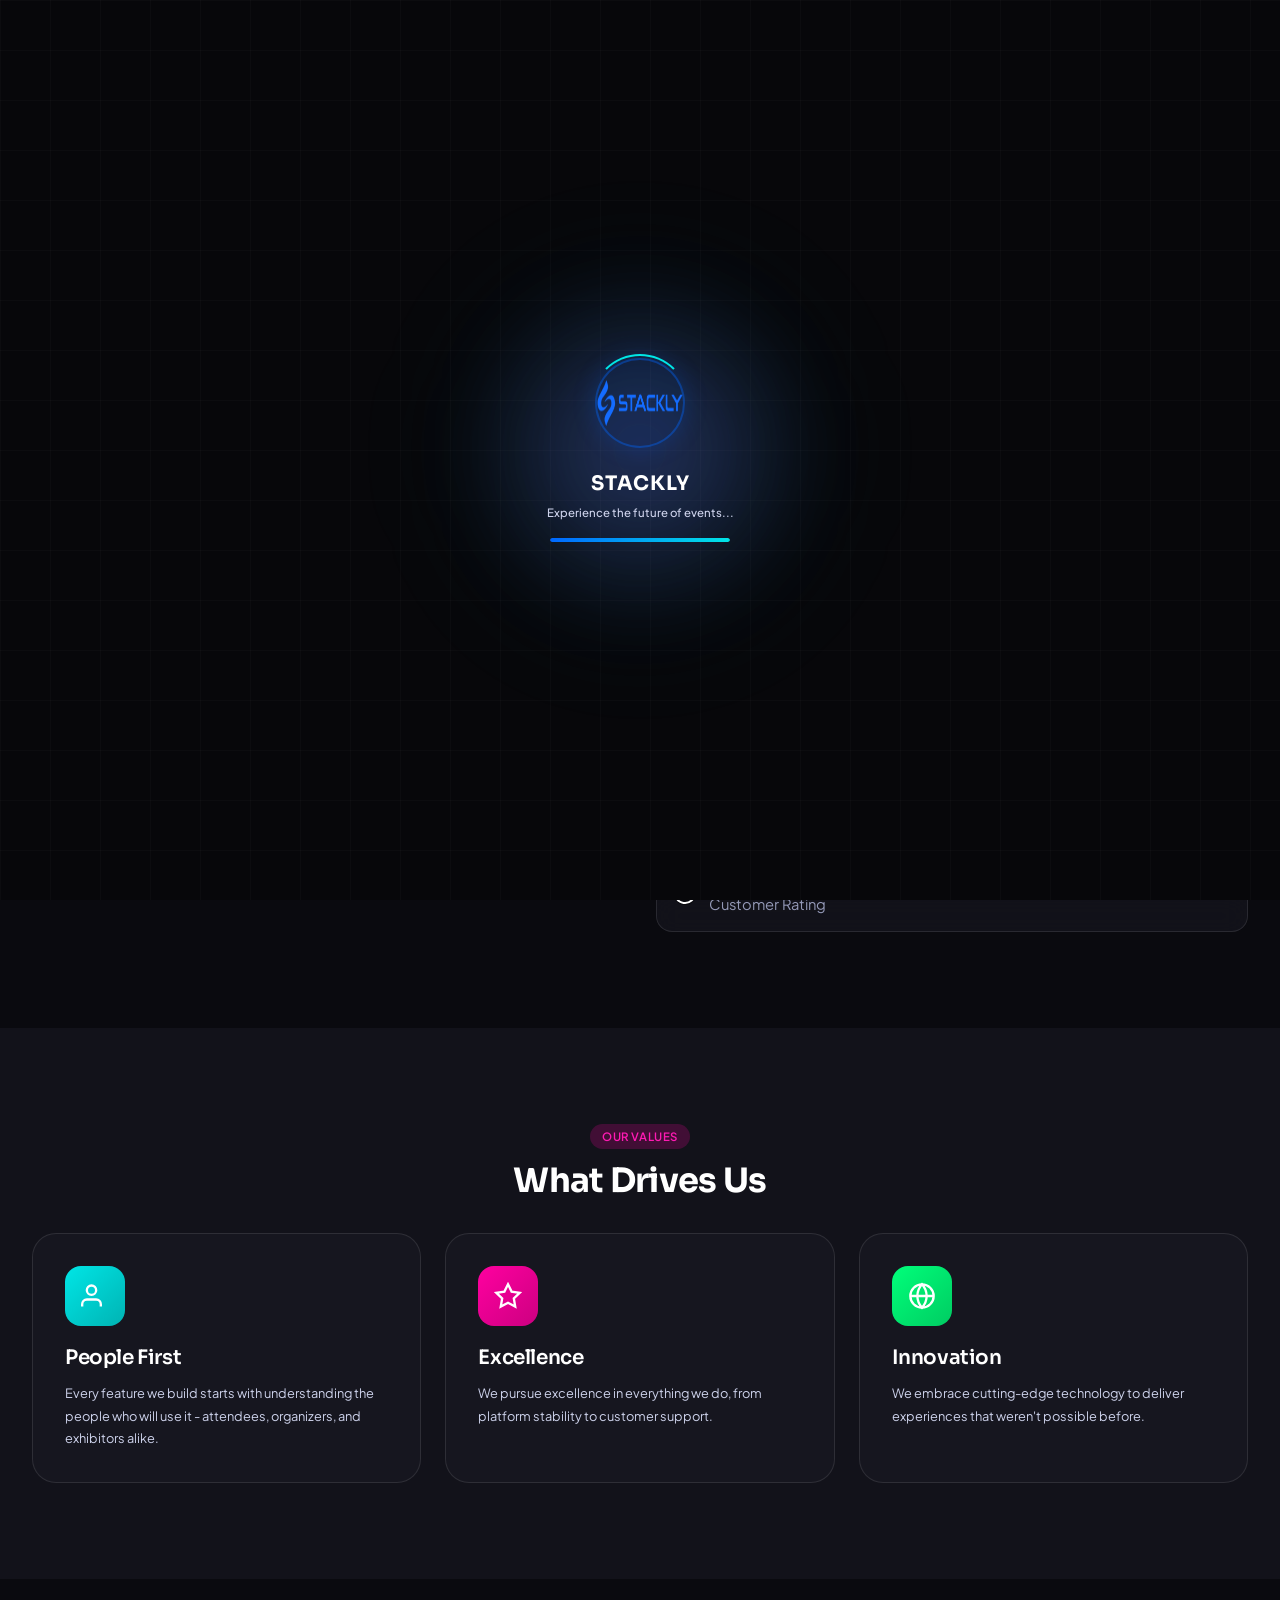
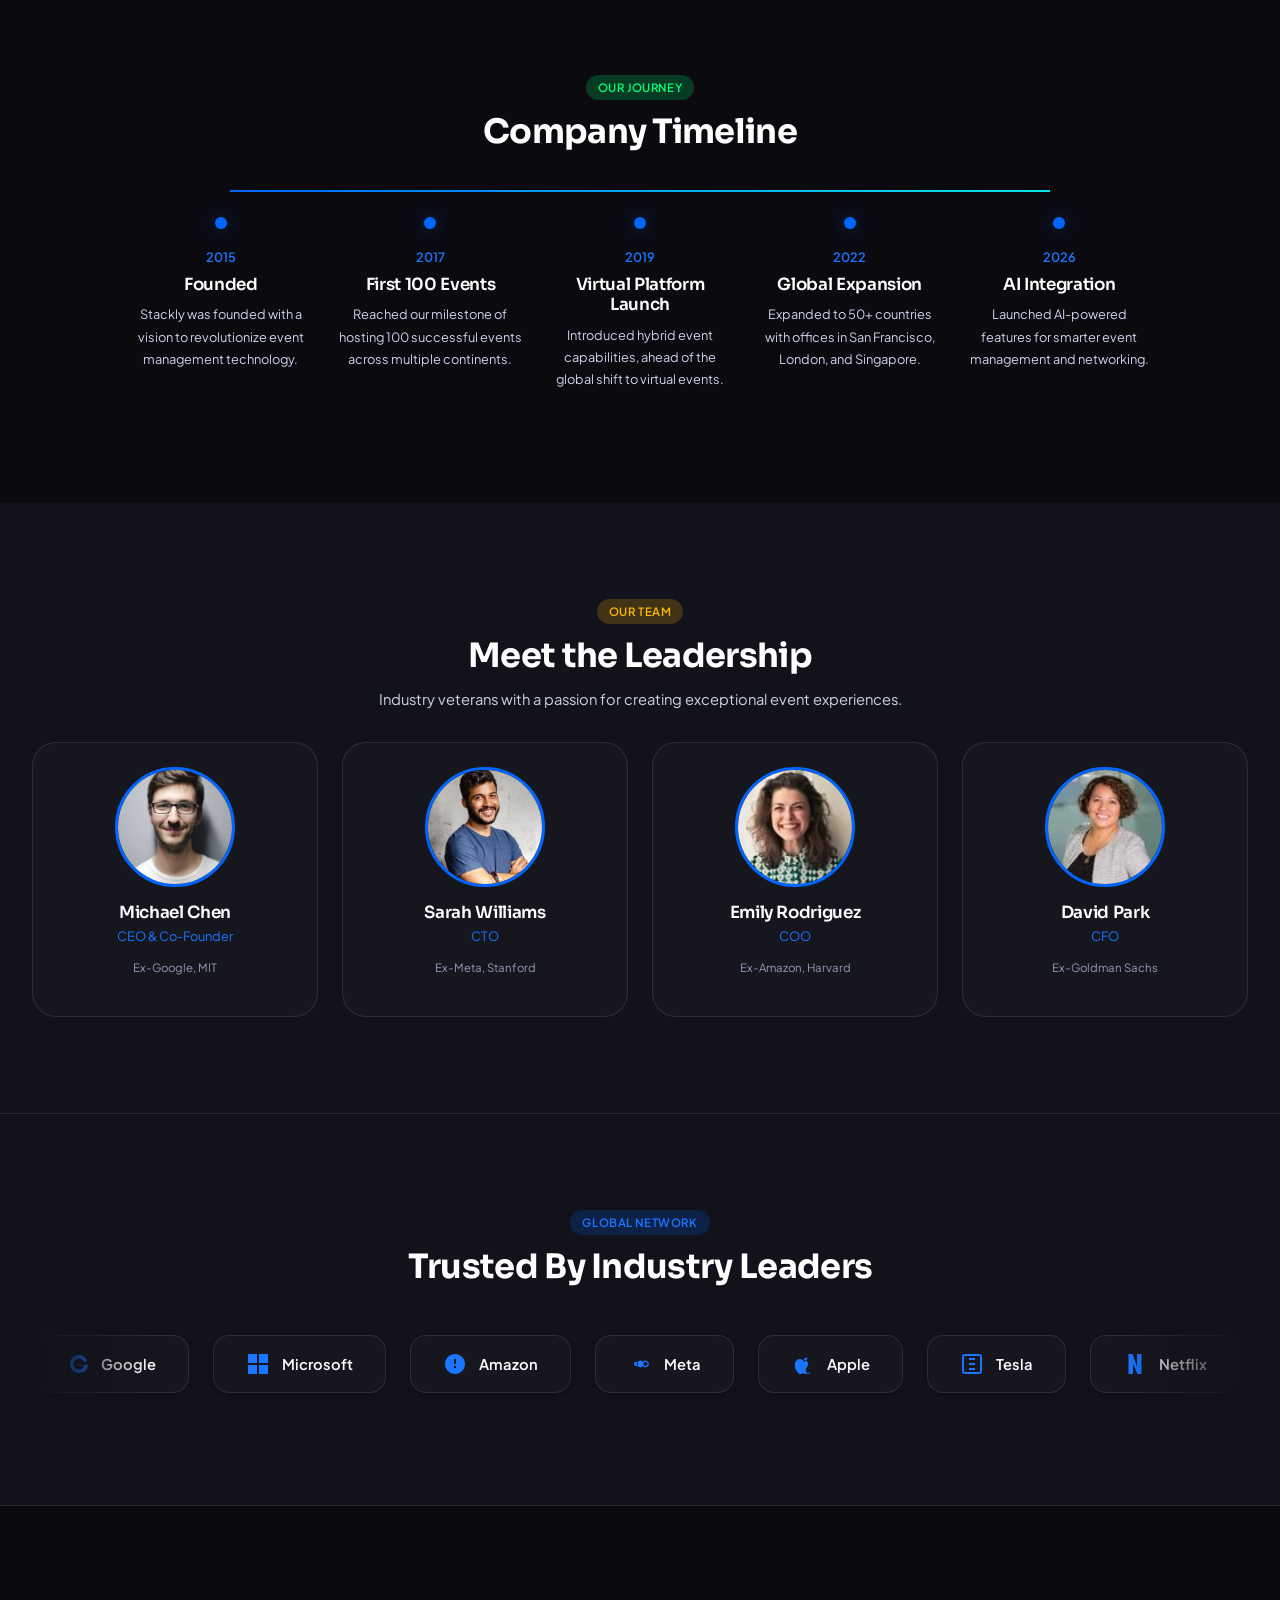
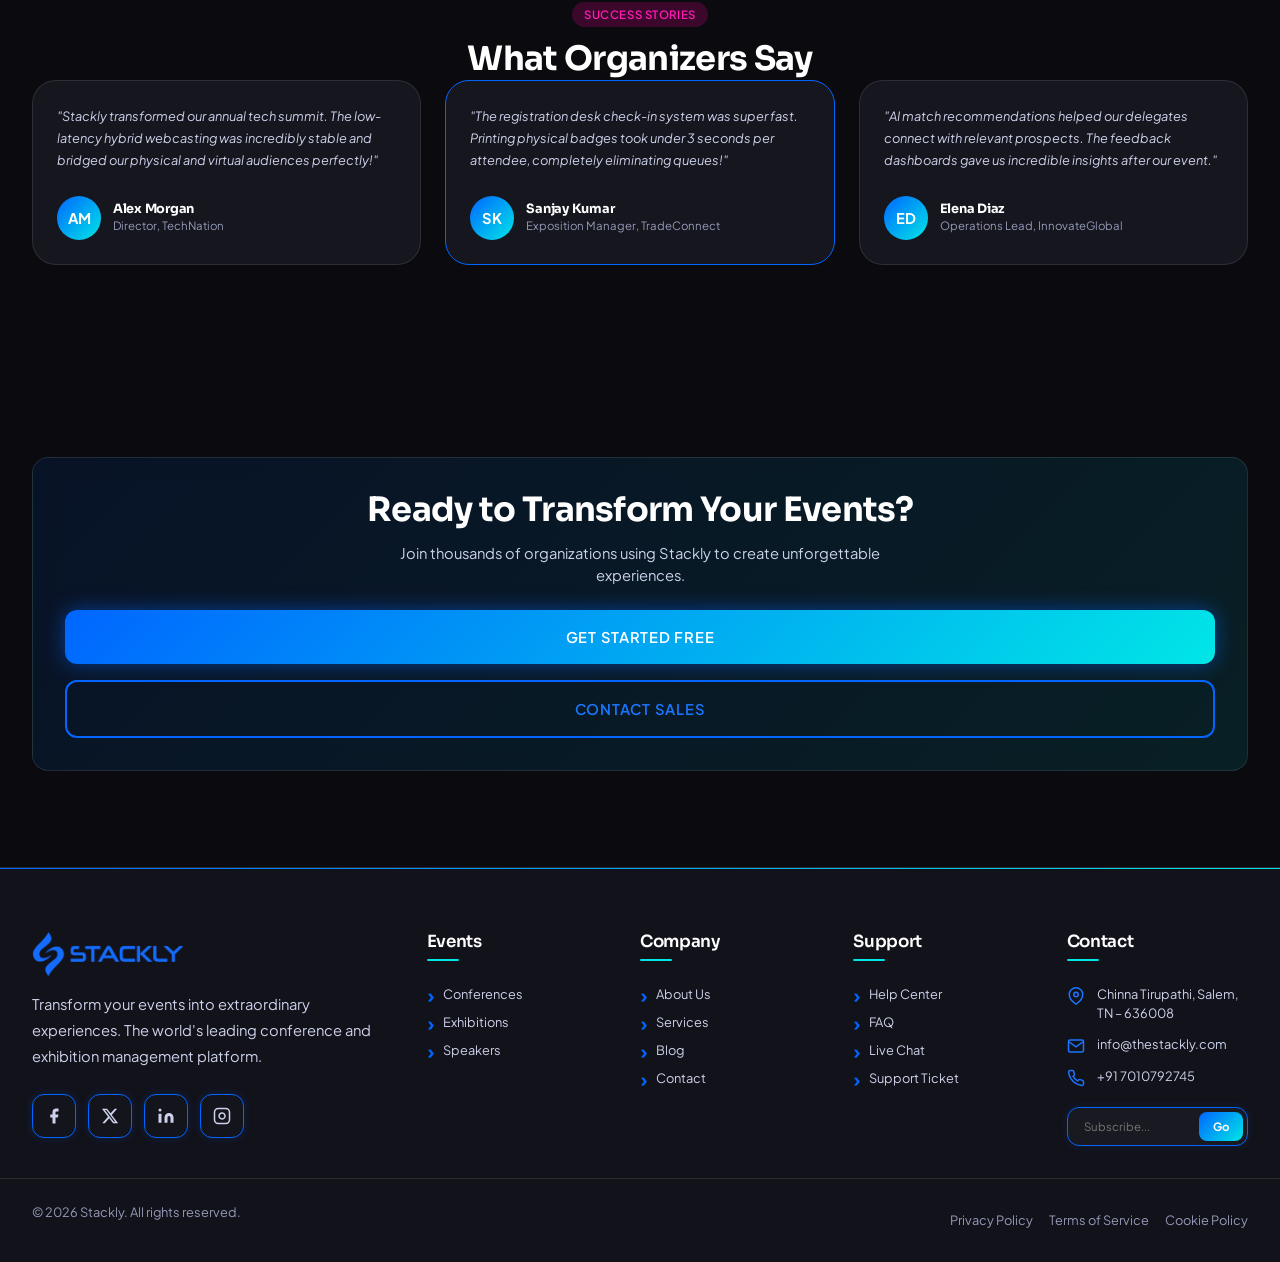
<file: about.html>
<!DOCTYPE html>

<html lang="en" data-theme="dark">

<head>

  <meta charset="UTF-8">

  <meta name="viewport" content="width=device-width, initial-scale=1.0">

  <meta name="description"
    content="About Stackly - Learn about our mission, vision, and the team behind the world's leading conference platform.">

  <title>About Us - Stackly</title>

  <link rel="icon" type="image/svg+xml"
    href="data:image/svg+xml,%3Csvg xmlns='http://www.w3.org/2000/svg' viewBox='0 0 100 100'%3E%3Cdefs%3E%3ClinearGradient id='g' x1='0%25' y1='0%25' x2='100%25' y2='100%25'%3E%3Cstop offset='0%25' style='stop-color:%230066ff'/%3E%3Cstop offset='100%25' style='stop-color:%2300e6e6'/%3E%3C/linearGradient%3E%3C/defs%3E%3Crect width='100' height='100' rx='20' fill='url(%23g)'/%3E%3Cpath d='M30 35h40v5H30zm0 12h40v5H30zm0 12h30v5H30z' fill='white'/%3E%3C/svg%3E">

  <link rel="preconnect" href="https://fonts.googleapis.com">

  <link rel="preconnect" href="https://fonts.gstatic.com" crossorigin>

  <link
    href="https://fonts.googleapis.com/css2?family=Plus+Jakarta+Sans:wght@300;400;500;600;700;800&family=Sora:wght@400;500;600;700;800&family=JetBrains+Mono:wght@400;500&display=swap"
    rel="stylesheet">

  <link rel="stylesheet" href="css/main.css">

</head>

<body>

  <div class="loading-screen" id="loadingScreen"></div>



  <a href="#main-content" class="skip-link">Skip to content</a>



  <!-- Header -->

  <header class="header" id="header">

    <div class="header-container">

      <a href="index.html" class="header-logo">

        <div class="header-logo-icon"><svg viewBox="0 0 24 24" fill="none" stroke="currentColor" stroke-width="2">
            <rect x="3" y="3" width="18" height="18" rx="2" ry="2"></rect>
            <line x1="3" y1="9" x2="21" y2="9"></line>
            <line x1="9" y1="21" x2="9" y2="9"></line>
          </svg></div>

        <span class="header-logo-text">Stackly</span>

      </a>

      <nav class="header-nav">

        <a href="index.html" class="header-nav-link">Home</a>

        <div class="header-nav-item">

          <a href="#" class="header-nav-link">Events</a>

          <div class="header-dropdown">

            <a href="conferences.html" class="header-dropdown-link">

              <svg viewBox="0 0 24 24" fill="none" stroke="currentColor" stroke-width="2">
                <rect x="3" y="3" width="18" height="18" rx="2" ry="2"></rect>
                <line x1="3" y1="9" x2="21" y2="9"></line>
              </svg>

              Conferences

            </a>

            <a href="exhibitions.html" class="header-dropdown-link">

              <svg viewBox="0 0 24 24" fill="none" stroke="currentColor" stroke-width="2">
                <path d="M12 2L2 7l10 5 10-5-10-5z"></path>
                <path d="M2 17l10 5 10-5"></path>
                <path d="M2 12l10 5 10-5"></path>
              </svg>

              Exhibitions

            </a>

            <a href="speakers.html" class="header-dropdown-link">

              <svg viewBox="0 0 24 24" fill="none" stroke="currentColor" stroke-width="2">
                <path d="M17 21v-2a4 4 0 0 0-4-4H5a4 4 0 0 0-4 4v2"></path>
                <circle cx="9" cy="7" r="4"></circle>
                <path d="M23 21v-2a4 4 0 0 0-3-3.87"></path>
                <path d="M16 3.13a4 4 0 0 1 0 7.75"></path>
              </svg>

              Speakers

            </a>

          </div>

        </div>

        <a href="about.html" class="header-nav-link active">About</a>

        <a href="services.html" class="header-nav-link">Services</a>

        <a href="pricing.html" class="header-nav-link">Pricing</a>

        <a href="blog.html" class="header-nav-link">Blog</a>

        <a href="contact.html" class="header-nav-link">Contact</a>

      </nav>

      <div class="header-actions">

        <a href="login.html" class="btn btn-secondary btn-sm">Login</a>

        <a href="register.html" class="btn btn-primary btn-sm">Register</a>

        <button class="header-menu-toggle" aria-label="Menu"><svg viewBox="0 0 24 24" width="24" height="24" fill="none"
            stroke="currentColor" stroke-width="2">
            <line x1="3" y1="6" x2="21" y2="6"></line>
            <line x1="3" y1="12" x2="21" y2="12"></line>
            <line x1="3" y1="18" x2="21" y2="18"></line>
          </svg></button>

      </div>

    </div>

  </header>



  <nav class="mobile-nav" id="mobileNav">

    <div class="mobile-nav-content">

      <a href="index.html" class="mobile-nav-link">Home</a>

      <a href="conferences.html" class="mobile-nav-link">Conferences</a>

      <a href="about.html" class="mobile-nav-link active">About</a>

      <a href="services.html" class="mobile-nav-link">Services</a>

      <a href="pricing.html" class="mobile-nav-link">Pricing</a>

      <a href="contact.html" class="mobile-nav-link">Contact</a>

      <div class="mobile-nav-divider"></div>

      <a href="login.html" class="mobile-nav-link">Login</a>

      <a href="register.html" class="mobile-nav-link">Register</a>

    </div>

  </nav>



  <main id="main-content">

    <!-- Page Header -->

    <section class="page-header">

      <div class="page-header-bg" style="background-image: url('assets/hero_about.webp');"></div>

      <div class="container">

        <h1 class="page-header-title">About Stackly</h1>

        <p class="page-header-description">Transforming the way the world experiences events since 2015. Discover our journey, our mission, and the dedicated team driving innovation in event management worldwide.</p>

        <nav class="breadcrumb page-header-breadcrumb">

          <a href="index.html" class="breadcrumb-item">Home</a>

          <span class="breadcrumb-separator">/</span>

          <span class="breadcrumb-item active">About Us</span>

        </nav>



      </div>

    </section>



    <!-- Mission Section -->

    <section class="section">

      <div class="container">

        <div class="grid lg:grid-cols-2 gap-8 items-center">

          <div data-animate="fade-up">

            <span class="badge badge-primary mb-3">Our Mission</span>

            <h2 class="mb-4">Empowering Event Excellence</h2>

            <p class="text-secondary mb-4">At Stackly, we believe every event has the potential to inspire, connect,
              and transform. Our mission is to provide world-class event management solutions that empower organizers to
              create unforgettable experiences.</p>

            <p class="text-secondary mb-6">From intimate workshops to global conferences, we've built a platform that
              scales with your vision while delivering the personal touch that makes every event special.</p>

            <div class="flex gap-4">

              <div class="text-center">

                <div class="text-3xl font-bold text-gradient" data-count="500">0</div>

                <div class="text-sm text-muted">Events</div>

              </div>

              <div class="text-center">

                <div class="text-3xl font-bold text-gradient" data-count="50000">0</div>

                <div class="text-sm text-muted">Attendees</div>

              </div>

              <div class="text-center">

                <div class="text-3xl font-bold text-gradient" data-count="50">0</div>

                <div class="text-sm text-muted">Countries</div>

              </div>

            </div>

          </div>

          <div class="relative" data-animate="fade-up" data-delay="200">

            <div class="aspect-video rounded-2xl overflow-hidden">

              <img src="assets/pexels_photo_2774556.webp" alt="Conference Event" class="w-full h-full object-cover"
                loading="lazy">

            </div>

            <div class="absolute -bottom-6 -right-6 card card-glass p-4">

              <div class="flex items-center gap-3">

                <div class="w-12 h-12 rounded-full bg-primary flex items-center justify-center">

                  <svg viewBox="0 0 24 24" width="24" height="24" fill="none" stroke="currentColor" stroke-width="2">
                    <path d="M22 11.08V12a10 10 0 1 1-5.93-9.14"></path>
                    <polyline points="22 4 12 14.01 9 11.01"></polyline>
                  </svg>

                </div>

                <div>

                  <div class="text-sm font-semibold">98% Satisfaction</div>

                  <div class="text-xs text-muted">Customer Rating</div>

                </div>

              </div>

            </div>

          </div>

        </div>

      </div>

    </section>



    <!-- Values Section -->

    <section class="section bg-secondary">

      <div class="container">

        <div class="text-center mb-8">

          <span class="badge badge-accent mb-3">Our Values</span>

          <h2>What Drives Us</h2>

        </div>

        <div class="features-grid">

          <div class="feature-card" data-animate="fade-up">

            <div class="feature-icon" style="background: linear-gradient(135deg, #00e6e6, #00b3b3);">

              <svg viewBox="0 0 24 24" fill="none" stroke="currentColor" stroke-width="2">
                <path d="M17 21v-2a4 4 0 0 0-4-4H5a4 4 0 0 0-4 4v2"></path>
                <circle cx="9" cy="7" r="4"></circle>
              </svg>

            </div>

            <h3 class="feature-title">People First</h3>

            <p class="feature-description">Every feature we build starts with understanding the people who will use it -
              attendees, organizers, and exhibitors alike.</p>

          </div>

          <div class="feature-card" data-animate="fade-up" data-delay="100">

            <div class="feature-icon" style="background: linear-gradient(135deg, #ff00a0, #cc0080);">

              <svg viewBox="0 0 24 24" fill="none" stroke="currentColor" stroke-width="2">
                <polygon
                  points="12 2 15.09 8.26 22 9.27 17 14.14 18.18 21.02 12 17.77 5.82 21.02 7 14.14 2 9.27 8.91 8.26 12 2">
                </polygon>
              </svg>

            </div>

            <h3 class="feature-title">Excellence</h3>

            <p class="feature-description">We pursue excellence in everything we do, from platform stability to customer
              support.</p>

          </div>

          <div class="feature-card" data-animate="fade-up" data-delay="200">

            <div class="feature-icon" style="background: linear-gradient(135deg, #00ff7a, #00cc62);">

              <svg viewBox="0 0 24 24" fill="none" stroke="currentColor" stroke-width="2">
                <circle cx="12" cy="12" r="10"></circle>
                <line x1="2" y1="12" x2="22" y2="12"></line>
                <path d="M12 2a15.3 15.3 0 0 1 4 10 15.3 15.3 0 0 1-4 10 15.3 15.3 0 0 1-4-10 15.3 15.3 0 0 1 4-10z">
                </path>
              </svg>

            </div>

            <h3 class="feature-title">Innovation</h3>

            <p class="feature-description">We embrace cutting-edge technology to deliver experiences that weren't
              possible before.</p>

          </div>

        </div>

      </div>

    </section>



    <!-- Timeline Section -->

    <section class="section">

      <div class="container">

        <div class="text-center mb-8">

          <span class="badge badge-success mb-3">Our Journey</span>

          <h2>Company Timeline</h2>

        </div>

        <div class="max-w-5xl mx-auto">

          <div class="timeline">

            <div class="timeline-item" data-animate="fade-up">

              <div class="timeline-date">2015</div>

              <h3 class="timeline-title">Founded</h3>

              <p class="timeline-content">Stackly was founded with a vision to revolutionize event management
                technology.</p>

            </div>

            <div class="timeline-item" data-animate="fade-up" data-delay="100">

              <div class="timeline-date">2017</div>

              <h3 class="timeline-title">First 100 Events</h3>

              <p class="timeline-content">Reached our milestone of hosting 100 successful events across multiple
                continents.</p>

            </div>

            <div class="timeline-item" data-animate="fade-up" data-delay="200">

              <div class="timeline-date">2019</div>

              <h3 class="timeline-title">Virtual Platform Launch</h3>

              <p class="timeline-content">Introduced hybrid event capabilities, ahead of the global shift to virtual
                events.</p>

            </div>

            <div class="timeline-item" data-animate="fade-up" data-delay="300">

              <div class="timeline-date">2022</div>

              <h3 class="timeline-title">Global Expansion</h3>

              <p class="timeline-content">Expanded to 50+ countries with offices in San Francisco, London, and
                Singapore.</p>

            </div>

            <div class="timeline-item" data-animate="fade-up" data-delay="400">

              <div class="timeline-date">2026</div>

              <h3 class="timeline-title">AI Integration</h3>

              <p class="timeline-content">Launched AI-powered features for smarter event management and networking.</p>

            </div>

          </div>

        </div>

      </div>

    </section>



    <!-- Team Section -->

    <section class="section bg-secondary">

      <div class="container">

        <div class="text-center mb-8">

          <span class="badge badge-warning mb-3">Our Team</span>

          <h2>Meet the Leadership</h2>

          <p class="text-secondary max-w-2xl mx-auto">Industry veterans with a passion for creating exceptional event
            experiences.</p>

        </div>

        <div class="grid grid-cols-2 md:grid-cols-4 gap-6">

          <div class="speaker-card" data-animate="fade-up">

            <div class="speaker-avatar"><img src="assets/pexels_photo_220453.webp" alt="CEO" loading="lazy"></div>

            <h4 class="speaker-name">Michael Chen</h4>

            <p class="speaker-role">CEO & Co-Founder</p>

            <p class="speaker-company">Ex-Google, MIT</p>

          </div>

          <div class="speaker-card" data-animate="fade-up" data-delay="100">

            <div class="speaker-avatar"><img src="assets/pexels_photo_2379004.webp" alt="CTO" loading="lazy"></div>

            <h4 class="speaker-name">Sarah Williams</h4>

            <p class="speaker-role">CTO</p>

            <p class="speaker-company">Ex-Meta, Stanford</p>

          </div>

          <div class="speaker-card" data-animate="fade-up" data-delay="200">

            <div class="speaker-avatar"><img src="assets/pexels_photo_774909.webp" alt="COO" loading="lazy"></div>

            <h4 class="speaker-name">Emily Rodriguez</h4>

            <p class="speaker-role">COO</p>

            <p class="speaker-company">Ex-Amazon, Harvard</p>

          </div>

          <div class="speaker-card" data-animate="fade-up" data-delay="300">

            <div class="speaker-avatar"><img src="assets/pexels_photo_1181686.webp" alt="CFO" loading="lazy"></div>

            <h4 class="speaker-name">David Park</h4>

            <p class="speaker-role">CFO</p>

            <p class="speaker-company">Ex-Goldman Sachs</p>

          </div>

        </div>

      </div>

    </section>



    <!-- Partners Section -->

    <section class="section bg-secondary"
      style="border-top: 1px solid var(--border-primary); border-bottom: 1px solid var(--border-primary);">

      <div class="container">

        <div class="text-center mb-8">

          <span class="badge badge-primary mb-3">Global Network</span>

          <h2>Trusted By Industry Leaders</h2>

        </div>

        <div class="partners-marquee-container" data-animate="fade-up">
          <div class="partners-marquee-track">
            <!-- Group 1 -->
            <div class="partner-logo-card">
              <div class="partner-logo-icon">
                <svg viewBox="0 0 24 24" fill="currentColor">
                  <path
                    d="M12.24 10.285V13.4h6.887c-.648 2.41-2.519 4.13-5.136 4.13A5.46 5.46 0 0 1 8.5 12.062a5.46 5.46 0 0 1 5.49-5.47c2.33 0 4.314 1.48 5.093 3.558l3.056-1.272C20.89 5.342 17.72 3 13.99 3c-4.97 0-9 4.03-9 9s4.03 9 9 9c4.76 0 8.71-3.3 9-8h-9.75z" />
                </svg>
              </div>
              <span>Google</span>
            </div>
            <div class="partner-logo-card">
              <div class="partner-logo-icon">
                <svg viewBox="0 0 24 24" fill="currentColor">
                  <path d="M2 2h9v9H2V2zm11 0h9v9h-9V2zM2 13h9v9H2v-9zm11 0h9v9h-9v-9z" />
                </svg>
              </div>
              <span>Microsoft</span>
            </div>
            <div class="partner-logo-card">
              <div class="partner-logo-icon">
                <svg viewBox="0 0 24 24" fill="currentColor">
                  <path
                    d="M12 2C6.48 2 2 6.48 2 12s4.48 10 10 10 10-4.48 10-10S17.52 2 12 2zm1 14h-2v-2h2v2zm0-4h-2V7h2v5z" />
                </svg>
              </div>
              <span>Amazon</span>
            </div>
            <div class="partner-logo-card">
              <div class="partner-logo-icon">
                <svg viewBox="0 0 24 24" fill="currentColor">
                  <path
                    d="M17.48 8.415c-1.01 0-1.98.504-2.61 1.344-.64-.84-1.61-1.344-2.62-1.344-1.896 0-3.415 1.543-3.415 3.427 0 1.884 1.52 3.428 3.415 3.428 1.01 0 1.98-.504 2.62-1.344.63.84 1.6 1.344 2.61 1.344 1.896 0 3.426-1.544 3.426-3.428 0-1.884-1.53-3.427-3.426-3.427zm0 5.48c-1.137 0-2.053-.925-2.053-2.053s.916-2.053 2.053-2.053c1.136 0 2.052.925 2.052 2.053s-.916 2.053-2.052 2.053zm-9.48 0c-1.137 0-2.053-.925-2.053-2.053s.916-2.053 2.053-2.053c1.137 0 2.053.925 2.053 2.053s-.916 2.053-2.053 2.053z" />
                </svg>
              </div>
              <span>Meta</span>
            </div>
            <div class="partner-logo-card">
              <div class="partner-logo-icon">
                <svg viewBox="0 0 24 24" fill="currentColor">
                  <path
                    d="M18.71 19.5c-.83 1.24-1.71 2.45-3.05 2.47-1.34.03-1.77-.79-3.29-.79-1.53 0-2 .77-3.27.82-1.31.05-2.3-1.32-3.14-2.53C4.25 17 2.94 12.45 4.7 9.39c.87-1.52 2.43-2.48 4.12-2.51 1.28-.02 2.5.87 3.29.87.78 0 2.26-.1 3.81 1.5 1.58 1.63 1.58 4.13 0 5.76-1.58 1.63-1.58 4.13 0 5.76.06.06.12.13.19.19 1.23.03 2 .8 2.6 1.7m-3.41-14.4c.67-.81 1.12-1.93.99-3.05-1 .04-2.22.67-2.94 1.51-.62.71-1.16 1.85-1.02 2.96 1.1.09 2.24-.54 2.97-1.42z" />
                </svg>
              </div>
              <span>Apple</span>
            </div>
            <div class="partner-logo-card">
              <div class="partner-logo-icon">
                <svg viewBox="0 0 24 24" fill="none" stroke="currentColor" stroke-width="2">
                  <rect x="3" y="3" width="18" height="18" rx="2" ry="2"></rect>
                  <path d="M9 17h6M9 7h6M9 12h6"></path>
                </svg>
              </div>
              <span>Tesla</span>
            </div>
            <div class="partner-logo-card">
              <div class="partner-logo-icon">
                <svg viewBox="0 0 24 24" fill="currentColor">
                  <path d="M5.5 2h4l4.5 12.5V2h4.5v20h-4L10 11.5V22H5.5V2z" />
                </svg>
              </div>
              <span>Netflix</span>
            </div>
            <div class="partner-logo-card">
              <div class="partner-logo-icon">
                <svg viewBox="0 0 24 24" fill="currentColor">
                  <path
                    d="M12 2C6.477 2 2 6.477 2 12s4.477 10 10 10 10-4.477 10-10S17.523 2 12 2zm4.586 14.424c-.18.295-.565.387-.86.207-2.377-1.454-5.37-1.783-8.894-.98-.336.074-.668-.135-.745-.47-.077-.337.135-.668.47-.746 3.856-.88 7.15-.5 9.822 1.136.295.18.387.563.207.857zm1.226-2.724c-.227.367-.707.487-1.074.26-2.72-1.672-6.87-2.157-10.082-1.182-.413.125-.85-.107-.975-.52-.125-.413.107-.85.52-.975 3.678-1.117 8.243-.573 11.35 1.34.368.226.488.706.26 1.074zm.106-2.833C14.384 8.71 8.563 8.52 5.2 9.54c-.51.155-1.045-.138-1.2-.648-.156-.51.138-1.045.648-1.2 3.856-1.17 10.28-.95 14.34 1.46.46.273.61.874.337 1.334-.274.46-.874.61-1.334.337z" />
                </svg>
              </div>
              <span>Spotify</span>
            </div>
            <div class="partner-logo-card">
              <div class="partner-logo-icon">
                <svg viewBox="0 0 24 24" fill="currentColor">
                  <path
                    d="M13.93 10.086c0-1.026-.823-1.385-2.22-1.385-1.714 0-3.324.71-4.7 1.5L6 7.426c1.693-1.087 3.946-1.754 6.225-1.754 3.738 0 6.046 1.838 6.046 5.163 0 4.186-5.592 5.086-5.592 6.55 0 .58.5.83 1.25.83 1.867 0 3.722-.853 5.122-1.724l1 2.766c-1.616 1.136-4.062 1.942-6.385 1.942-3.882 0-6.363-1.89-6.363-5.263 0-4.322 5.593-5.205 5.593-6.586z" />
                </svg>
              </div>
              <span>Stripe</span>
            </div>
            <div class="partner-logo-card">
              <div class="partner-logo-icon">
                <svg viewBox="0 0 24 24" fill="currentColor">
                  <path
                    d="M5.042 15.165a2.528 2.528 0 0 1-2.52 2.523 2.528 2.528 0 0 1-2.522-2.523 2.528 2.528 0 0 1 2.522-2.52h2.52v2.52zm1.261 0a2.528 2.528 0 0 1 2.52-2.52h5.043a2.528 2.528 0 0 1 2.522 2.52v5.042a2.528 2.528 0 0 1-2.522 2.52H8.823a2.528 2.528 0 0 1-2.52-2.52v-5.042zM8.823 5.043a2.528 2.528 0 0 1 2.52-2.52 2.528 2.528 0 0 1 2.522 2.52v2.52h-2.522a2.528 2.528 0 0 1-2.52-2.52zm0 1.261a2.528 2.528 0 0 1 2.52 2.52v5.043a2.528 2.528 0 0 1-2.52 2.522H3.78a2.528 2.528 0 0 1-2.52-2.522V8.824a2.528 2.528 0 0 1 2.52-2.52h5.043zm10.135 3.781a2.528 2.528 0 0 1 2.52-2.522 2.528 2.528 0 0 1 2.522 2.522 2.528 2.528 0 0 1-2.522 2.52h-2.52v-2.52zm-1.262 0a2.528 2.528 0 0 1-2.52 2.52h-5.043a2.528 2.528 0 0 1-2.522-2.52V3.78a2.528 2.528 0 0 1 2.522-2.52h5.043a2.528 2.528 0 0 1 2.52 2.52v5.043zm-3.781 10.135a2.528 2.528 0 0 1-2.52 2.52 2.528 2.528 0 0 1-2.522-2.52v-2.522h2.522a2.528 2.528 0 0 1 2.52 2.522zm0-1.262a2.528 2.528 0 0 1-2.52-2.52V8.823a2.528 2.528 0 0 1 2.52-2.52h5.043a2.528 2.528 0 0 1 2.52 2.52v5.043h-5.043z" />
                </svg>
              </div>
              <span>Slack</span>
            </div>
            <div class="partner-logo-card">
              <div class="partner-logo-icon">
                <svg viewBox="0 0 24 24" fill="currentColor">
                  <path
                    d="M12 2C6.48 2 2 6.48 2 12s4.48 10 10 10 10-4.48 10-10S17.52 2 12 2zm4 13.5c0 .83-.67 1.5-1.5 1.5h-5c-.83 0-1.5-.67-1.5-1.5v-5c0-.83 0-1.5 1.5-1.5h5c.83 0 1.5.67 1.5 1.5v5zm3-1.5l-2.5 1.88v-5.76L19 12v2z" />
                </svg>
              </div>
              <span>Zoom</span>
            </div>
            <div class="partner-logo-card">
              <div class="partner-logo-icon">
                <svg viewBox="0 0 24 24" fill="currentColor">
                  <path d="M13.99 3H21v18h-7.01zM10.01 3H3v18h7.01zm1.99 7.73L16.27 18h-2.53l-1.74-3.66h-1.98z" />
                </svg>
              </div>
              <span>Adobe</span>
            </div>

            <!-- Group 2 (Clone) -->
            <div class="partner-logo-card">
              <div class="partner-logo-icon">
                <svg viewBox="0 0 24 24" fill="currentColor">
                  <path
                    d="M12.24 10.285V13.4h6.887c-.648 2.41-2.519 4.13-5.136 4.13A5.46 5.46 0 0 1 8.5 12.062a5.46 5.46 0 0 1 5.49-5.47c2.33 0 4.314 1.48 5.093 3.558l3.056-1.272C20.89 5.342 17.72 3 13.99 3c-4.97 0-9 4.03-9 9s4.03 9 9 9c4.76 0 8.71-3.3 9-8h-9.75z" />
                </svg>
              </div>
              <span>Google</span>
            </div>
            <div class="partner-logo-card">
              <div class="partner-logo-icon">
                <svg viewBox="0 0 24 24" fill="currentColor">
                  <path d="M2 2h9v9H2V2zm11 0h9v9h-9V2zM2 13h9v9H2v-9zm11 0h9v9h-9v-9z" />
                </svg>
              </div>
              <span>Microsoft</span>
            </div>
            <div class="partner-logo-card">
              <div class="partner-logo-icon">
                <svg viewBox="0 0 24 24" fill="currentColor">
                  <path
                    d="M12 2C6.48 2 2 6.48 2 12s4.48 10 10 10 10-4.48 10-10S17.52 2 12 2zm1 14h-2v-2h2v2zm0-4h-2V7h2v5z" />
                </svg>
              </div>
              <span>Amazon</span>
            </div>
            <div class="partner-logo-card">
              <div class="partner-logo-icon">
                <svg viewBox="0 0 24 24" fill="currentColor">
                  <path
                    d="M17.48 8.415c-1.01 0-1.98.504-2.61 1.344-.64-.84-1.61-1.344-2.62-1.344-1.896 0-3.415 1.543-3.415 3.427 0 1.884 1.52 3.428 3.415 3.428 1.01 0 1.98-.504 2.62-1.344.63.84 1.6 1.344 2.61 1.344 1.896 0 3.426-1.544 3.426-3.428 0-1.884-1.53-3.427-3.426-3.427zm0 5.48c-1.137 0-2.053-.925-2.053-2.053s.916-2.053 2.053-2.053c1.136 0 2.052.925 2.052 2.053s-.916 2.053-2.052 2.053zm-9.48 0c-1.137 0-2.053-.925-2.053-2.053s.916-2.053 2.053-2.053c1.137 0 2.053.925 2.053 2.053s-.916 2.053-2.053 2.053z" />
                </svg>
              </div>
              <span>Meta</span>
            </div>
            <div class="partner-logo-card">
              <div class="partner-logo-icon">
                <svg viewBox="0 0 24 24" fill="currentColor">
                  <path
                    d="M18.71 19.5c-.83 1.24-1.71 2.45-3.05 2.47-1.34.03-1.77-.79-3.29-.79-1.53 0-2 .77-3.27.82-1.31.05-2.3-1.32-3.14-2.53C4.25 17 2.94 12.45 4.7 9.39c.87-1.52 2.43-2.48 4.12-2.51 1.28-.02 2.5.87 3.29.87.78 0 2.26-.1 3.81 1.5 1.58 1.63 1.58 4.13 0 5.76-1.58 1.63-1.58 4.13 0 5.76.06.06.12.13.19.19 1.23.03 2 .8 2.6 1.7m-3.41-14.4c.67-.81 1.12-1.93.99-3.05-1 .04-2.22.67-2.94 1.51-.62.71-1.16 1.85-1.02 2.96 1.1.09 2.24-.54 2.97-1.42z" />
                </svg>
              </div>
              <span>Apple</span>
            </div>
            <div class="partner-logo-card">
              <div class="partner-logo-icon">
                <svg viewBox="0 0 24 24" fill="none" stroke="currentColor" stroke-width="2">
                  <rect x="3" y="3" width="18" height="18" rx="2" ry="2"></rect>
                  <path d="M9 17h6M9 7h6M9 12h6"></path>
                </svg>
              </div>
              <span>Tesla</span>
            </div>
            <div class="partner-logo-card">
              <div class="partner-logo-icon">
                <svg viewBox="0 0 24 24" fill="currentColor">
                  <path d="M5.5 2h4l4.5 12.5V2h4.5v20h-4L10 11.5V22H5.5V2z" />
                </svg>
              </div>
              <span>Netflix</span>
            </div>
            <div class="partner-logo-card">
              <div class="partner-logo-icon">
                <svg viewBox="0 0 24 24" fill="currentColor">
                  <path
                    d="M12 2C6.477 2 2 6.477 2 12s4.477 10 10 10 10-4.477 10-10S17.523 2 12 2zm4.586 14.424c-.18.295-.565.387-.86.207-2.377-1.454-5.37-1.783-8.894-.98-.336.074-.668-.135-.745-.47-.077-.337.135-.668.47-.746 3.856-.88 7.15-.5 9.822 1.136.295.18.387.563.207.857zm1.226-2.724c-.227.367-.707.487-1.074.26-2.72-1.672-6.87-2.157-10.082-1.182-.413.125-.85-.107-.975-.52-.125-.413.107-.85.52-.975 3.678-1.117 8.243-.573 11.35 1.34.368.226.488.706.26 1.074zm.106-2.833C14.384 8.71 8.563 8.52 5.2 9.54c-.51.155-1.045-.138-1.2-.648-.156-.51.138-1.045.648-1.2 3.856-1.17 10.28-.95 14.34 1.46.46.273.61.874.337 1.334-.274.46-.874.61-1.334.337z" />
                </svg>
              </div>
              <span>Spotify</span>
            </div>
            <div class="partner-logo-card">
              <div class="partner-logo-icon">
                <svg viewBox="0 0 24 24" fill="currentColor">
                  <path
                    d="M13.93 10.086c0-1.026-.823-1.385-2.22-1.385-1.714 0-3.324.71-4.7 1.5L6 7.426c1.693-1.087 3.946-1.754 6.225-1.754 3.738 0 6.046 1.838 6.046 5.163 0 4.186-5.592 5.086-5.592 6.55 0 .58.5.83 1.25.83 1.867 0 3.722-.853 5.122-1.724l1 2.766c-1.616 1.136-4.062 1.942-6.385 1.942-3.882 0-6.363-1.89-6.363-5.263 0-4.322 5.593-5.205 5.593-6.586z" />
                </svg>
              </div>
              <span>Stripe</span>
            </div>
            <div class="partner-logo-card">
              <div class="partner-logo-icon">
                <svg viewBox="0 0 24 24" fill="currentColor">
                  <path
                    d="M5.042 15.165a2.528 2.528 0 0 1-2.52 2.523 2.528 2.528 0 0 1-2.522-2.523 2.528 2.528 0 0 1 2.522-2.52h2.52v2.52zm1.261 0a2.528 2.528 0 0 1 2.52-2.52h5.043a2.528 2.528 0 0 1 2.522 2.52v5.042a2.528 2.528 0 0 1-2.522 2.52H8.823a2.528 2.528 0 0 1-2.52-2.52v-5.042zM8.823 5.043a2.528 2.528 0 0 1 2.52-2.52 2.528 2.528 0 0 1 2.522 2.52v2.52h-2.522a2.528 2.528 0 0 1-2.52-2.52zm0 1.261a2.528 2.528 0 0 1 2.52 2.52v5.043a2.528 2.528 0 0 1-2.52 2.522H3.78a2.528 2.528 0 0 1-2.52-2.522V8.824a2.528 2.528 0 0 1 2.52-2.52h5.043zm10.135 3.781a2.528 2.528 0 0 1 2.52-2.522 2.528 2.528 0 0 1 2.522 2.522 2.528 2.528 0 0 1-2.522 2.52h-2.52v-2.52zm-1.262 0a2.528 2.528 0 0 1-2.52 2.52h-5.043a2.528 2.528 0 0 1-2.522-2.52V3.78a2.528 2.528 0 0 1 2.522-2.52h5.043a2.528 2.528 0 0 1 2.52 2.52v5.043zm-3.781 10.135a2.528 2.528 0 0 1-2.52 2.52 2.528 2.528 0 0 1-2.522-2.52v-2.522h2.522a2.528 2.528 0 0 1 2.52 2.522zm0-1.262a2.528 2.528 0 0 1-2.52-2.52V8.823a2.528 2.528 0 0 1 2.52-2.52h5.043a2.528 2.528 0 0 1 2.52 2.52v5.043h-5.043z" />
                </svg>
              </div>
              <span>Slack</span>
            </div>
            <div class="partner-logo-card">
              <div class="partner-logo-icon">
                <svg viewBox="0 0 24 24" fill="currentColor">
                  <path
                    d="M12 2C6.48 2 2 6.48 2 12s4.48 10 10 10 10-4.48 10-10S17.52 2 12 2zm4 13.5c0 .83-.67 1.5-1.5 1.5h-5c-.83 0-1.5-.67-1.5-1.5v-5c0-.83.67-1.5 1.5-1.5h5c.83 0 1.5.67 1.5 1.5v5zm3-1.5l-2.5 1.88v-5.76L19 12v2z" />
                </svg>
              </div>
              <span>Zoom</span>
            </div>
            <div class="partner-logo-card">
              <div class="partner-logo-icon">
                <svg viewBox="0 0 24 24" fill="currentColor">
                  <path d="M13.99 3H21v18h-7.01zM10.01 3H3v18h7.01zm1.99 7.73L16.27 18h-2.53l-1.74-3.66h-1.98z" />
                </svg>
              </div>
              <span>Adobe</span>
            </div>
          </div>
        </div>

      </div>

    </section>



    <!-- Testimonials Section -->

    <section class="section">

      <div class="container">

        <div class="text-center mb-12">

          <span class="badge badge-accent mb-3">Success Stories</span>

          <h2>What Organizers Say</h2>

        </div>

        <div class="grid grid-cols-1 md:grid-cols-3 gap-6">

          <div class="feature-card"
            style="display: flex; flex-direction: column; justify-content: space-between; padding: var(--space-6);">

            <p class="text-secondary"
              style="font-style: italic; font-size: var(--fs-sm); line-height: var(--lh-relaxed); margin-bottom: var(--space-6);">
              "Stackly transformed our annual tech summit. The low-latency hybrid webcasting was incredibly stable
              and bridged our physical and virtual audiences perfectly!"</p>

            <div style="display: flex; align-items: center; gap: 12px;">

              <div
                style="width: 44px; height: 44px; border-radius: 50%; background: var(--gradient-primary); display: flex; align-items: center; justify-content: center; font-weight: var(--fw-bold); color: #fff;">
                AM</div>

              <div>

                <h4 style="font-size: var(--fs-sm); margin: 0;">Alex Morgan</h4>

                <p style="font-size: var(--fs-xs); color: var(--text-muted); margin: 0;">Director, TechNation</p>

              </div>

            </div>

          </div>

          <div class="feature-card"
            style="display: flex; flex-direction: column; justify-content: space-between; padding: var(--space-6); border-color: var(--primary-500);">

            <p class="text-secondary"
              style="font-style: italic; font-size: var(--fs-sm); line-height: var(--lh-relaxed); margin-bottom: var(--space-6);">
              "The registration desk check-in system was super fast. Printing physical badges took under 3 seconds per
              attendee, completely eliminating queues!"</p>

            <div style="display: flex; align-items: center; gap: 12px;">

              <div
                style="width: 44px; height: 44px; border-radius: 50%; background: var(--gradient-primary); display: flex; align-items: center; justify-content: center; font-weight: var(--fw-bold); color: #fff;">
                SK</div>

              <div>

                <h4 style="font-size: var(--fs-sm); margin: 0;">Sanjay Kumar</h4>

                <p style="font-size: var(--fs-xs); color: var(--text-muted); margin: 0;">Exposition Manager,
                  TradeConnect</p>

              </div>

            </div>

          </div>

          <div class="feature-card"
            style="display: flex; flex-direction: column; justify-content: space-between; padding: var(--space-6);">

            <p class="text-secondary"
              style="font-style: italic; font-size: var(--fs-sm); line-height: var(--lh-relaxed); margin-bottom: var(--space-6);">
              "AI match recommendations helped our delegates connect with relevant prospects. The feedback dashboards
              gave us incredible insights after our event."</p>

            <div style="display: flex; align-items: center; gap: 12px;">

              <div
                style="width: 44px; height: 44px; border-radius: 50%; background: var(--gradient-primary); display: flex; align-items: center; justify-content: center; font-weight: var(--fw-bold); color: #fff;">
                ED</div>

              <div>

                <h4 style="font-size: var(--fs-sm); margin: 0;">Elena Diaz</h4>

                <p style="font-size: var(--fs-xs); color: var(--text-muted); margin: 0;">Operations Lead, InnovateGlobal
                </p>

              </div>

            </div>

          </div>

        </div>

      </div>

    </section>



    <!-- CTA Section -->

    <section class="section">

      <div class="container">

        <div class="card card-glass text-center p-8"
          style="background: linear-gradient(135deg, rgba(0, 102, 255, 0.1), rgba(0, 230, 230, 0.1));">

          <h2 class="mb-3">Ready to Transform Your Events?</h2>

          <p class="text-secondary max-w-lg mx-auto mb-6">Join thousands of organizations using Stackly to create
            unforgettable experiences.</p>

          <div class="flex flex-col sm:flex-row gap-4 justify-center">

            <a href="404.html" class="btn btn-primary btn-lg">Get Started Free</a>

            <a href="404.html" class="btn btn-outline btn-lg">Contact Sales</a>

          </div>

        </div>

      </div>

    </section>

  </main>



  <!-- Footer -->

  <footer class="footer">

    <div class="footer-main">

      <div class="container">

        <div class="footer-grid">

          <div class="footer-brand">

            <div class="footer-logo">

              <div class="footer-logo-icon">

                <svg viewBox="0 0 24 24" fill="none" stroke="currentColor" stroke-width="2">

                  <rect x="3" y="3" width="18" height="18" rx="2" ry="2"></rect>

                  <line x1="3" y1="9" x2="21" y2="9"></line>

                  <line x1="9" y1="21" x2="9" y2="9"></line>

                </svg>

              </div>

              <span class="footer-logo-text">Stackly</span>

            </div>

            <p class="footer-description">

              Transform your events into extraordinary experiences. The world's leading conference and exhibition
              management platform.

            </p>

            <div class="footer-social">

              <a href="404.html" class="footer-social-link" aria-label="Facebook">

                <svg viewBox="0 0 24 24" width="18" height="18" fill="currentColor">

                  <path d="M18 2h-3a5 5 0 0 0-5 5v3H7v4h3v8h4v-8h3l1-4h-4V7a1 1 0 0 1 1-1h3z"></path>

                </svg>

              </a>

              <a href="404.html" class="footer-social-link" aria-label="X (Twitter)">

                <svg viewBox="0 0 24 24" width="18" height="18" fill="currentColor">

                  <path d="M18.244 2.25h3.308l-7.227 8.26 8.502 11.24H16.17l-5.214-6.817L4.99 21.75H1.68l7.73-8.835L1.254 2.25H8.08l4.713 6.231zm-1.161 17.52h1.833L7.084 4.126H5.117z"></path>

                </svg>

              </a>

              <a href="404.html" class="footer-social-link" aria-label="LinkedIn">

                <svg viewBox="0 0 24 24" width="18" height="18" fill="currentColor">

                  <path d="M16 8a6 6 0 0 1 6 6v7h-4v-7a2 2 0 0 0-2-2 2 2 0 0 0-2 2v7h-4v-7a6 6 0 0 1 6-6z"></path>

                  <rect x="2" y="9" width="4" height="12"></rect>

                  <circle cx="4" cy="4" r="2"></circle>

                </svg>

              </a>

              <a href="404.html" class="footer-social-link" aria-label="Instagram">

                <svg viewBox="0 0 24 24" width="18" height="18" fill="none" stroke="currentColor" stroke-width="2">

                  <rect x="2" y="2" width="20" height="20" rx="5" ry="5"></rect>

                  <path d="M16 11.37A4 4 0 1 1 12.63 8 4 4 0 0 1 16 11.37z"></path>

                  <line x1="17.5" y1="6.5" x2="17.51" y2="6.5"></line>

                </svg>

              </a>

            </div>

          </div>



          <div class="footer-column">

            <h4 class="footer-column-title">Events</h4>

            <ul class="footer-links">

              <li><a href="conferences.html" class="footer-link">Conferences</a></li>

              <li><a href="exhibitions.html" class="footer-link">Exhibitions</a></li>

              <li><a href="speakers.html" class="footer-link">Speakers</a></li>

            </ul>

          </div>



          <div class="footer-column">

            <h4 class="footer-column-title">Company</h4>

            <ul class="footer-links">

              <li><a href="about.html" class="footer-link">About Us</a></li>

              <li><a href="services.html" class="footer-link">Services</a></li>

              <li><a href="blog.html" class="footer-link">Blog</a></li>

              <li><a href="contact.html" class="footer-link">Contact</a></li>

            </ul>

          </div>



          <div class="footer-column">

            <h4 class="footer-column-title">Support</h4>

            <ul class="footer-links">

              <li><a href="404.html" class="footer-link">Help Center</a></li>

              <li><a href="404.html" class="footer-link">FAQ</a></li>

              <li><a href="404.html" class="footer-link">Live Chat</a></li>

              <li><a href="404.html" class="footer-link">Support Ticket</a></li>

            </ul>

          </div>



          <div class="footer-column">

            <h4 class="footer-column-title">Contact</h4>

            <div class="footer-contact">

              <div class="footer-contact-item">

                <svg viewBox="0 0 24 24" width="18" height="18" fill="none" stroke="currentColor" stroke-width="2">

                  <path d="M21 10c0 7-9 13-9 13s-9-6-9-13a9 9 0 0 1 18 0z"></path>

                  <circle cx="12" cy="10" r="3"></circle>

                </svg>

                <span>123 Event Street, San Francisco, CA</span>

              </div>

              <div class="footer-contact-item">

                <svg viewBox="0 0 24 24" width="18" height="18" fill="none" stroke="currentColor" stroke-width="2">

                  <path d="M4 4h16c1.1 0 2 .9 2 2v12c0 1.1-.9 2-2 2H4c-1.1 0-2-.9-2-2V6c0-1.1.9-2 2-2z"></path>

                  <polyline points="22,6 12,13 2,6"></polyline>

                </svg>

                <span>info@thestackly.com</span>

              </div>

              <div class="footer-contact-item">

                <svg viewBox="0 0 24 24" width="18" height="18" fill="none" stroke="currentColor" stroke-width="2">

                  <path
                    d="M22 16.92v3a2 2 0 0 1-2.18 2 19.79 19.79 0 0 1-8.63-3.07 19.5 19.5 0 0 1-6-6 19.79 19.79 0 0 1-3.07-8.67A2 2 0 0 1 4.11 2h3a2 2 0 0 1 2 1.72c.127.96.361 1.903.7 2.81a2 2 0 0 1-.45 2.11L8.09 9.91a16 16 0 0 0 6 6l1.27-1.27a2 2 0 0 1 2.11-.45c.907.339 1.85.573 2.81.7A2 2 0 0 1 22 16.92z">
                  </path>

                </svg>

                <span>+1 (555) 123-4567</span>

              </div>

            </div>

          </div>

        </div>

      </div>

    </div>



    <div class="footer-bottom">

      <div class="container">

        <div class="footer-bottom-content">

          <p class="footer-copyright">

            &copy; 2026 Stackly. All rights reserved.

          </p>

          <div class="footer-legal-links">

            <a href="privacy.html" class="footer-legal-link">Privacy Policy</a>

            <a href="privacy.html" class="footer-legal-link">Terms of Service</a>

            <a href="#" class="footer-legal-link">Cookie Policy</a>

          </div>

        </div>

      </div>

    </div>

  </footer>



  <button class="scroll-top" aria-label="Scroll to top">

    <svg viewBox="0 0 24 24" width="24" height="24" fill="none" stroke="currentColor" stroke-width="2">
      <line x1="12" y1="19" x2="12" y2="5"></line>
      <polyline points="5 12 12 5 19 12"></polyline>
    </svg>

  </button>



  <script src="js/utils.js"></script>

  <script src="js/app.js"></script>

  <script>

    window.addEventListener('load', () => {

      setTimeout(() => document.getElementById('loadingScreen')?.classList.add('hidden'), 500);

    });

  </script>

</body>

</html>
</file>
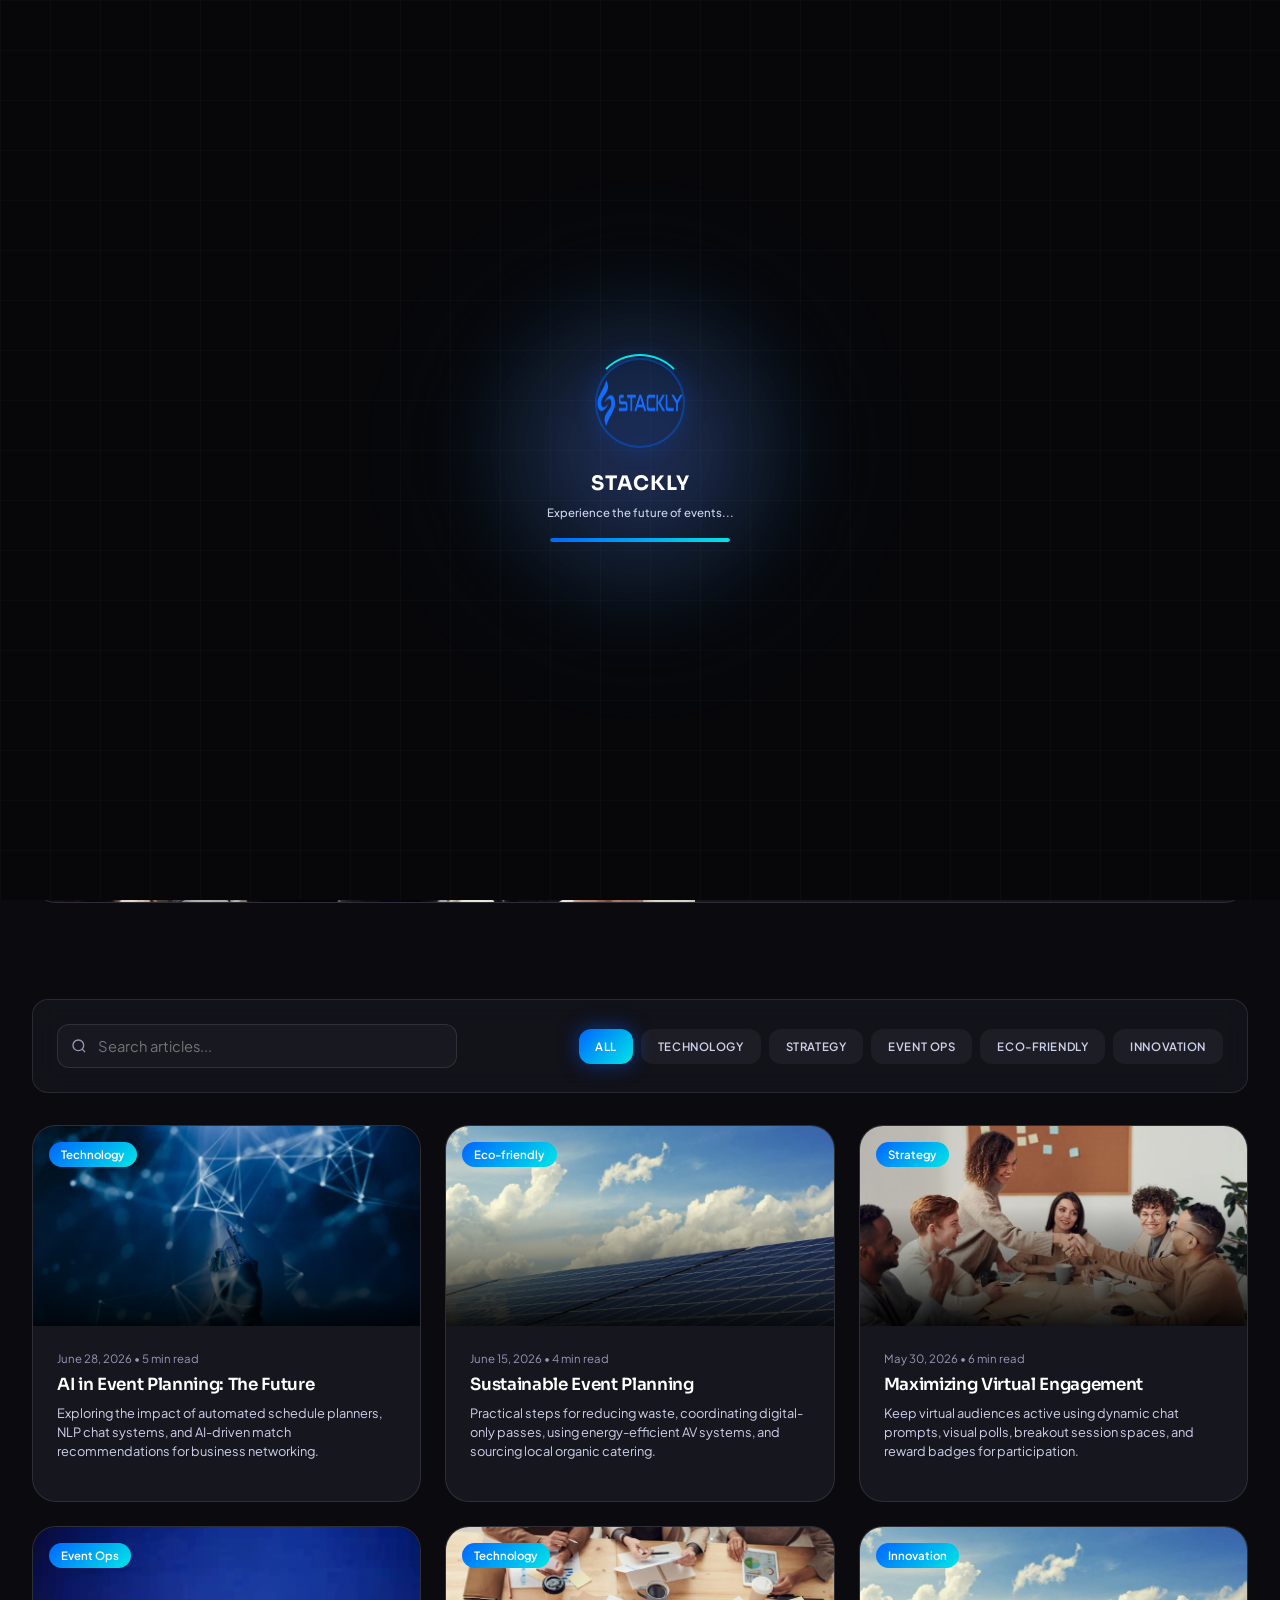
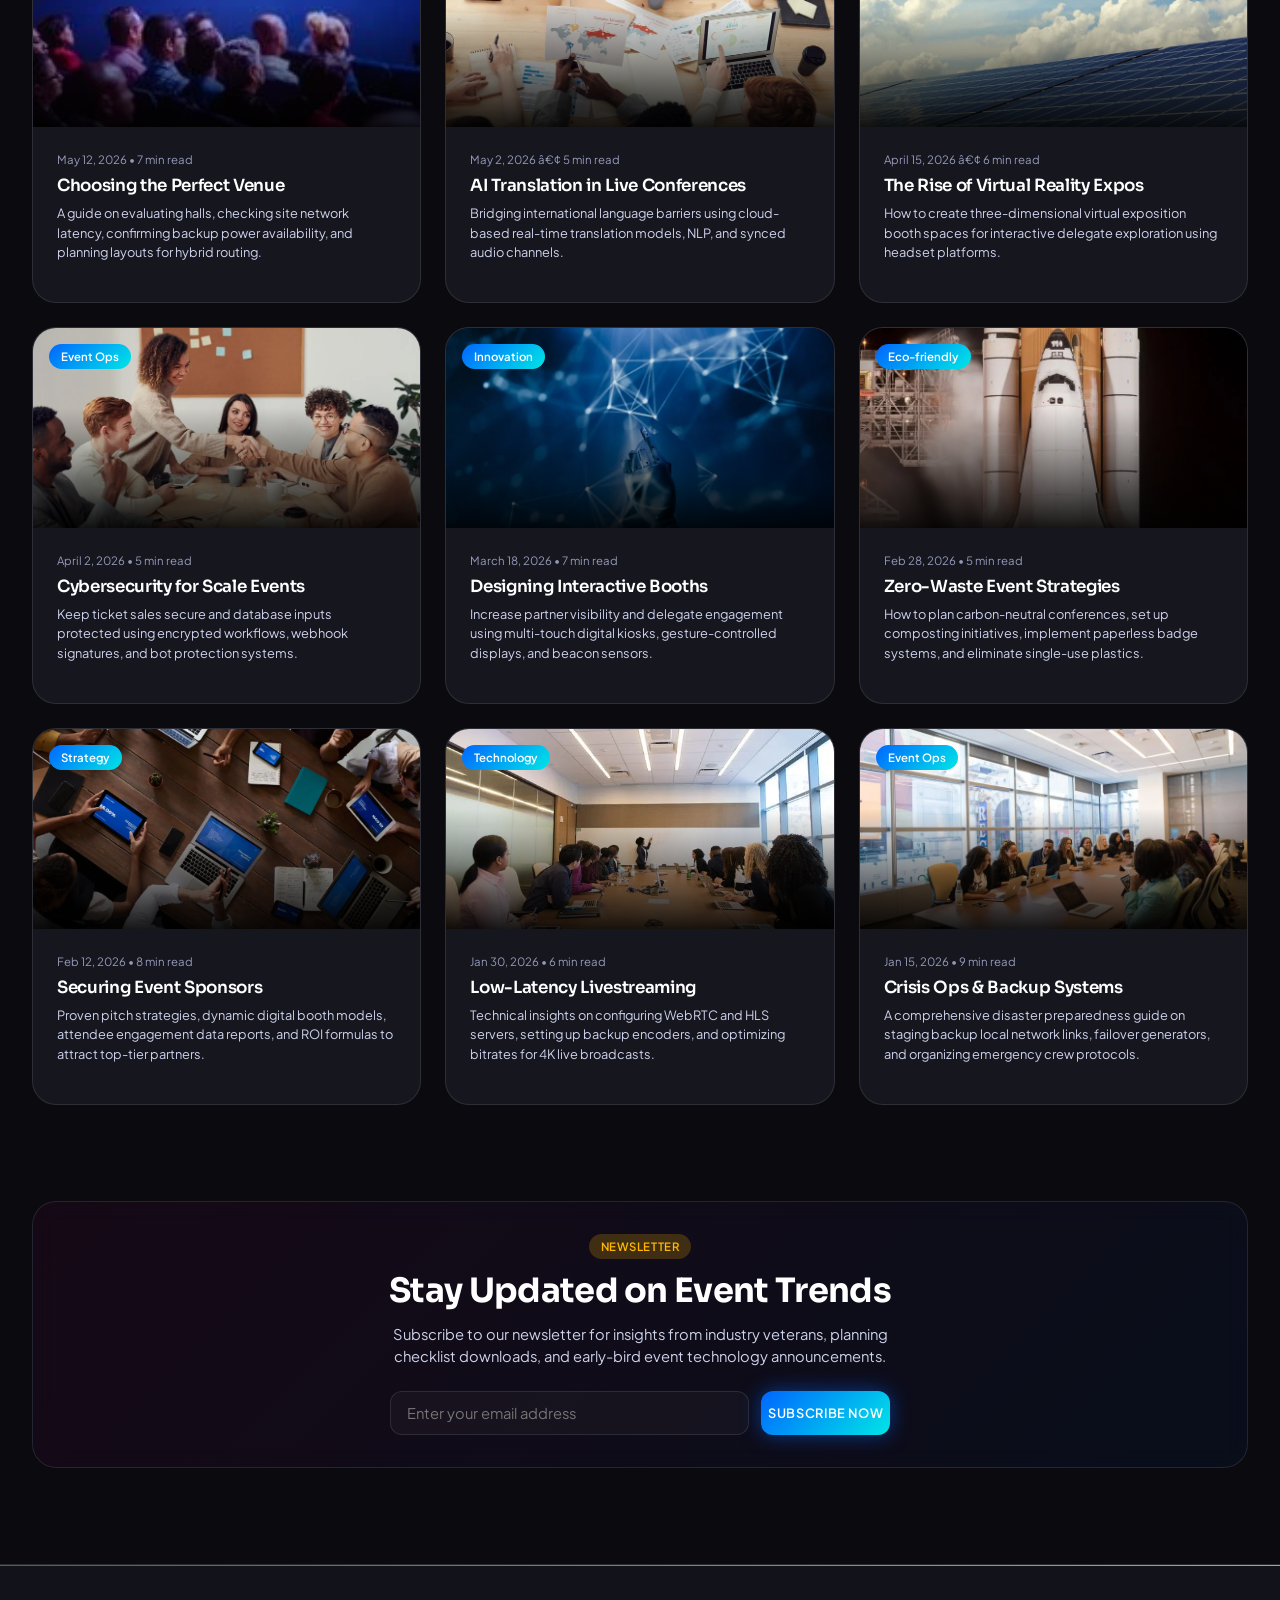
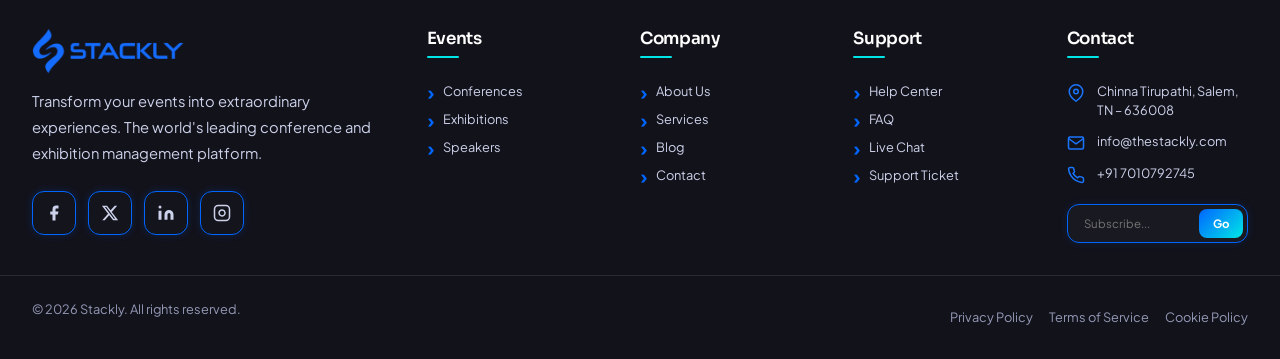
<file: blog.html>
<!DOCTYPE html>

<html lang="en" data-theme="dark">

<head>

  <meta charset="UTF-8">

  <meta name="viewport" content="width=device-width, initial-scale=1.0">

  <meta name="description"
    content="Insights, trends, and guides for event planning and coordination from the Stackly team.">

  <title>Blog - Stackly</title>

  <link rel="icon" type="image/svg+xml"
    href="data:image/svg+xml,%3Csvg xmlns='http://www.w3.org/2000/svg' viewBox='0 0 100 100'%3E%3Cdefs%3E%3ClinearGradient id='g' x1='0%25' y1='0%25' x2='100%25' y2='100%25'%3E%3Cstop offset='0%25' style='stop-color:%230066ff'/%3E%3Cstop offset='100%25' style='stop-color:%2300e6e6'/%3E%3C/linearGradient%3E%3C/defs%3E%3Crect width='100' height='100' rx='20' fill='url(%23g)'/%3E%3Cpath d='M30 35h40v5H30zm0 12h40v5H30zm0 12h30v5H30z' fill='white'/%3E%3C/svg%3E">

  <link rel="preconnect" href="https://fonts.googleapis.com">

  <link rel="preconnect" href="https://fonts.gstatic.com" crossorigin>

  <link
    href="https://fonts.googleapis.com/css2?family=Plus+Jakarta+Sans:wght@300;400;500;600;700;800&family=Sora:wght@400;500;600;700;800&family=JetBrains+Mono:wght@400;500&display=swap"
    rel="stylesheet">

  <link rel="stylesheet" href="css/main.css">

</head>

<body>

  <div class="loading-screen" id="loadingScreen"></div>



  <a href="#main-content" class="skip-link">Skip to content</a>



  <!-- Header -->

  <header class="header" id="header">

    <div class="header-container">

      <a href="index.html" class="header-logo">

        <div class="header-logo-icon"><svg viewBox="0 0 24 24" fill="none" stroke="currentColor" stroke-width="2">
            <rect x="3" y="3" width="18" height="18" rx="2" ry="2"></rect>
            <line x1="3" y1="9" x2="21" y2="9"></line>
            <line x1="9" y1="21" x2="9" y2="9"></line>
          </svg></div>

        <span class="header-logo-text">Stackly</span>

      </a>

      <nav class="header-nav">

        <a href="index.html" class="header-nav-link">Home</a>

        <div class="header-nav-item">

          <a href="#" class="header-nav-link">Events</a>

          <div class="header-dropdown">

            <a href="conferences.html" class="header-dropdown-link">

              <svg viewBox="0 0 24 24" fill="none" stroke="currentColor" stroke-width="2">
                <rect x="3" y="3" width="18" height="18" rx="2" ry="2"></rect>
                <line x1="3" y1="9" x2="21" y2="9"></line>
              </svg>

              Conferences

            </a>

            <a href="exhibitions.html" class="header-dropdown-link">

              <svg viewBox="0 0 24 24" fill="none" stroke="currentColor" stroke-width="2">
                <path d="M12 2L2 7l10 5 10-5-10-5z"></path>
                <path d="M2 17l10 5 10-5"></path>
                <path d="M2 12l10 5 10-5"></path>
              </svg>

              Exhibitions

            </a>

            <a href="speakers.html" class="header-dropdown-link">

              <svg viewBox="0 0 24 24" fill="none" stroke="currentColor" stroke-width="2">
                <path d="M17 21v-2a4 4 0 0 0-4-4H5a4 4 0 0 0-4 4v2"></path>
                <circle cx="9" cy="7" r="4"></circle>
                <path d="M23 21v-2a4 4 0 0 0-3-3.87"></path>
                <path d="M16 3.13a4 4 0 0 1 0 7.75"></path>
              </svg>

              Speakers

            </a>

          </div>

        </div>

        <a href="about.html" class="header-nav-link">About</a>

        <a href="services.html" class="header-nav-link">Services</a>

        <a href="pricing.html" class="header-nav-link">Pricing</a>

        <a href="blog.html" class="header-nav-link active">Blog</a>

        <a href="contact.html" class="header-nav-link">Contact</a>

      </nav>

      <div class="header-actions">

        <a href="login.html" class="btn btn-secondary btn-sm">Login</a>

        <a href="register.html" class="btn btn-primary btn-sm">Register</a>

        <button class="header-menu-toggle" aria-label="Menu"><svg viewBox="0 0 24 24" width="24" height="24" fill="none"
            stroke="currentColor" stroke-width="2">
            <line x1="3" y1="6" x2="21" y2="6"></line>
            <line x1="3" y1="12" x2="21" y2="12"></line>
            <line x1="3" y1="18" x2="21" y2="18"></line>
          </svg></button>

      </div>

    </div>

  </header>



  <nav class="mobile-nav" id="mobileNav">

    <div class="mobile-nav-content">

      <a href="index.html" class="mobile-nav-link">Home</a>

      <a href="conferences.html" class="mobile-nav-link">Conferences</a>

      <a href="exhibitions.html" class="mobile-nav-link">Exhibitions</a>

      <a href="speakers.html" class="mobile-nav-link">Speakers</a>

      <a href="about.html" class="mobile-nav-link">About</a>

      <a href="services.html" class="mobile-nav-link">Services</a>

      <a href="pricing.html" class="mobile-nav-link">Pricing</a>

      <a href="blog.html" class="mobile-nav-link active">Blog</a>

      <a href="contact.html" class="mobile-nav-link">Contact</a>

      <div class="mobile-nav-divider"></div>

      <a href="login.html" class="mobile-nav-link">Login</a>

      <a href="register.html" class="mobile-nav-link">Register</a>

    </div>

  </nav>



  <main id="main-content">

    <!-- Page Header -->

    <section class="page-header">

      <div class="page-header-bg" style="background-image: url('assets/hero_blog.webp');"></div>

      <div class="container">

        <h1 class="page-header-title">Insights & Event Trends</h1>

        <p class="page-header-description">Read tips from leading coordinators, virtual event guidelines, event security benchmarks, and marketing strategies. Stay updated with the latest trends shaping the future of conferences and exhibitions.</p>

        <nav class="breadcrumb page-header-breadcrumb">

          <a href="index.html" class="breadcrumb-item">Home</a>

          <span class="breadcrumb-separator">/</span>

          <span class="breadcrumb-item active">Blog</span>

        </nav>



      </div>

    </section>



    <!-- Featured Post Section -->

    <section class="section" style="padding-bottom: 0;">

      <div class="container">

        <div class="event-card lg-grid-featured" data-animate="fade-up"
          style="display: grid; grid-template-columns: 1fr; gap: 0; overflow: hidden; border-radius: var(--radius-2xl);">

          <div style="position: relative; min-height: 280px; overflow: hidden;">

            <img src="assets/pexels_photo_3184311.webp" alt="10 Essential Tips for Hosting a Successful Hybrid Event"
              style="width: 100%; height: 100%; object-fit: cover;">

            <span class="event-card-badge" style="top: var(--space-4); left: var(--space-4);">Featured</span>

          </div>

          <div
            style="padding: var(--space-8); display: flex; flex-direction: column; justify-content: center; background: var(--bg-card);">

            <div
              style="font-size: var(--fs-xs); color: var(--text-muted); margin-bottom: var(--space-2); display: flex; align-items: center; gap: 8px;">

              <span>June 30, 2026</span>

              <span>•</span>

              <span>8 min read</span>

            </div>

            <h2 style="font-size: var(--fs-2xl); font-weight: var(--fw-bold); margin-bottom: var(--space-4);"><a
                href="#" style="color: var(--text-primary); transition: color var(--transition-fast);">10 Essential Tips
                for Hosting a Successful Hybrid Event</a></h2>

            <p class="text-secondary"
              style="font-size: var(--fs-sm); line-height: var(--lh-relaxed); margin-bottom: var(--space-6);">Bridge the
              gap between physical and virtual audiences by integrating low-latency streaming infrastructure, customized
              virtual green rooms, and live panel Q&As.</p>

            <div style="display: flex; align-items: center; gap: var(--space-3);">

              <div
                style="width: 40px; height: 40px; border-radius: 50%; background: var(--gradient-primary); display: flex; align-items: center; justify-content: center; font-weight: var(--fw-bold); color: white; font-size: var(--fs-sm);">
                JD</div>

              <div>

                <div style="font-weight: var(--fw-semibold); font-size: var(--fs-sm); color: var(--text-primary);">Jane
                  Doe</div>

                <div style="font-size: var(--fs-xs); color: var(--text-muted);">Principal Coordinator</div>

              </div>

            </div>

          </div>

        </div>

      </div>

    </section>



    <!-- Main Content Layout (Grid + Sidebar) -->

    <section class="section">

      <div class="container">

        <!-- Search & Filter Bar -->
        <div class="card card-glass p-6 mb-8" data-animate="fade-up"
          style="display: flex; flex-direction: column; gap: var(--space-4);">
          <div class="md-row md-align-center"
            style="display: flex; flex-direction: column; gap: var(--space-4); justify-content: space-between; align-items: stretch;">
            <div style="position: relative; flex: 1; max-width: 400px;">
              <input type="text" placeholder="Search articles..." class="input-animated"
                style="width: 100%; padding-left: var(--space-10); height: 44px; background: rgba(255, 255, 255, 0.03); border: 1px solid var(--border-primary); border-radius: var(--radius-lg); color: var(--text-primary);">
              <svg viewBox="0 0 24 24" fill="none" stroke="var(--text-muted)" stroke-width="2"
                style="position: absolute; left: 14px; top: 14px; width: 16px; height: 16px;">
                <circle cx="11" cy="11" r="8"></circle>
                <line x1="21" y1="21" x2="16.65" y2="16.65"></line>
              </svg>
            </div>
            <div style="display: flex; flex-wrap: wrap; gap: var(--space-2);">
              <button class="btn btn-sm btn-primary">All</button>
              <button class="btn btn-sm btn-secondary"
                style="background: rgba(255,255,255,0.05); color: var(--text-secondary); border-color: transparent;">Technology</button>
              <button class="btn btn-sm btn-secondary"
                style="background: rgba(255,255,255,0.05); color: var(--text-secondary); border-color: transparent;">Strategy</button>
              <button class="btn btn-sm btn-secondary"
                style="background: rgba(255,255,255,0.05); color: var(--text-secondary); border-color: transparent;">Event
                Ops</button>
              <button class="btn btn-sm btn-secondary"
                style="background: rgba(255,255,255,0.05); color: var(--text-secondary); border-color: transparent;">Eco-friendly</button>
              <button class="btn btn-sm btn-secondary"
                style="background: rgba(255,255,255,0.05); color: var(--text-secondary); border-color: transparent;">Innovation</button>
            </div>
          </div>
        </div>

        <!-- Post Grid -->

        <div class="grid grid-cols-1 md:grid-cols-2 lg:grid-cols-3 gap-6">

          <!-- Card 1 -->

          <article class="event-card" data-animate="fade-up">

            <div class="event-card-image">

              <img src="assets/pexels_photo_8386440.webp" alt="Artificial Intelligence in Event Planning"
                loading="lazy">

              <div class="event-card-overlay"></div>

              <span class="event-card-badge">Technology</span>

            </div>

            <div class="event-card-body">

              <div style="font-size: var(--fs-xs); color: var(--text-muted); margin-bottom: var(--space-2);">June 28,
                2026 • 5 min read</div>

              <h3 class="event-card-title" style="font-size: var(--fs-lg);"><a href="#">AI in Event Planning: The
                  Future</a></h3>

              <p class="event-card-description text-secondary" style="font-size: var(--fs-sm);">Exploring the impact of
                automated schedule planners, NLP chat systems, and AI-driven match recommendations for business
                networking.</p>

            </div>

          </article>



          <!-- Card 2 -->

          <article class="event-card" data-animate="fade-up" data-delay="100">

            <div class="event-card-image">

              <img src="assets/pexels_photo_356036.webp" alt="Sustainable Event Practices" loading="lazy">

              <div class="event-card-overlay"></div>

              <span class="event-card-badge">Eco-friendly</span>

            </div>

            <div class="event-card-body">

              <div style="font-size: var(--fs-xs); color: var(--text-muted); margin-bottom: var(--space-2);">June 15,
                2026 • 4 min read</div>

              <h3 class="event-card-title" style="font-size: var(--fs-lg);"><a href="#">Sustainable Event Planning</a>
              </h3>

              <p class="event-card-description text-secondary" style="font-size: var(--fs-sm);">Practical steps for
                reducing waste, coordinating digital-only passes, using energy-efficient AV systems, and sourcing local
                organic catering.</p>

            </div>

          </article>



          <!-- Card 3 -->

          <article class="event-card" data-animate="fade-up">

            <div class="event-card-image">

              <img src="assets/pexels_photo_3184291.webp" alt="Maximizing Attendee Engagement" loading="lazy">

              <div class="event-card-overlay"></div>

              <span class="event-card-badge">Strategy</span>

            </div>

            <div class="event-card-body">

              <div style="font-size: var(--fs-xs); color: var(--text-muted); margin-bottom: var(--space-2);">May 30,
                2026 • 6 min read</div>

              <h3 class="event-card-title" style="font-size: var(--fs-lg);"><a href="#">Maximizing Virtual
                  Engagement</a></h3>

              <p class="event-card-description text-secondary" style="font-size: var(--fs-sm);">Keep virtual audiences
                active using dynamic chat prompts, visual polls, breakout session spaces, and reward badges for
                participation.</p>

            </div>

          </article>



          <!-- Card 4 -->

          <article class="event-card" data-animate="fade-up" data-delay="100">

            <div class="event-card-image">

              <img src="assets/pexels_photo_2774556.webp" alt="Choosing the Right Venue" loading="lazy">

              <div class="event-card-overlay"></div>

              <span class="event-card-badge">Event Ops</span>

            </div>

            <div class="event-card-body">

              <div style="font-size: var(--fs-xs); color: var(--text-muted); margin-bottom: var(--space-2);">May 12,
                2026 • 7 min read</div>

              <h3 class="event-card-title" style="font-size: var(--fs-lg);"><a href="#">Choosing the Perfect Venue</a>
              </h3>

              <p class="event-card-description text-secondary" style="font-size: var(--fs-sm);">A guide on evaluating
                halls, checking site network latency, confirming backup power availability, and planning layouts for
                hybrid routing.</p>

            </div>

          </article>

          <!-- Card 5 -->

          <article class="event-card" data-animate="fade-up">

            <div class="event-card-image">

              <img src="assets/pexels_photo_3184311.webp" alt="AI Translation" loading="lazy">

              <div class="event-card-overlay"></div>

              <span class="event-card-badge">Technology</span>

            </div>

            <div class="event-card-body">

              <div style="font-size: var(--fs-xs); color: var(--text-muted); margin-bottom: var(--space-2);">May 2, 2026
                â€¢ 5 min read</div>

              <h3 class="event-card-title" style="font-size: var(--fs-lg);"><a href="#">AI Translation in Live
                  Conferences</a></h3>

              <p class="event-card-description text-secondary" style="font-size: var(--fs-sm);">Bridging international
                language barriers using cloud-based real-time translation models, NLP, and synced audio channels.</p>

            </div>

          </article>



          <!-- Card 6 -->

          <article class="event-card" data-animate="fade-up" data-delay="100">

            <div class="event-card-image">

              <img src="assets/pexels_photo_356036.webp" alt="Virtual Reality Expos" loading="lazy">

              <div class="event-card-overlay"></div>

              <span class="event-card-badge">Innovation</span>

            </div>

            <div class="event-card-body">

              <div style="font-size: var(--fs-xs); color: var(--text-muted); margin-bottom: var(--space-2);">April 15,
                2026 â€¢ 6 min read</div>

              <h3 class="event-card-title" style="font-size: var(--fs-lg);"><a href="#">The Rise of Virtual Reality
                  Expos</a></h3>

              <p class="event-card-description text-secondary" style="font-size: var(--fs-sm);">How to create
                three-dimensional virtual exposition booth spaces for interactive delegate exploration using headset
                platforms.</p>

            </div>

          </article>

          <!-- Card 7 -->
          <article class="event-card" data-animate="fade-up">
            <div class="event-card-image">
              <img src="assets/pexels_photo_3184291.webp" alt="Cybersecurity for Large-Scale Events" loading="lazy">
              <div class="event-card-overlay"></div>
              <span class="event-card-badge">Event Ops</span>
            </div>
            <div class="event-card-body">
              <div style="font-size: var(--fs-xs); color: var(--text-muted); margin-bottom: var(--space-2);">April 2,
                2026 • 5 min read</div>
              <h3 class="event-card-title" style="font-size: var(--fs-lg);"><a href="#">Cybersecurity for Scale
                  Events</a></h3>
              <p class="event-card-description text-secondary" style="font-size: var(--fs-sm);">Keep ticket sales secure
                and database inputs protected using encrypted workflows, webhook signatures, and bot protection systems.
              </p>
            </div>
          </article>

          <!-- Card 8 -->
          <article class="event-card" data-animate="fade-up" data-delay="100">
            <div class="event-card-image">
              <img src="assets/pexels_photo_8386440.webp" alt="Designing Interactive Exhibit Booths" loading="lazy">
              <div class="event-card-overlay"></div>
              <span class="event-card-badge">Innovation</span>
            </div>
            <div class="event-card-body">
              <div style="font-size: var(--fs-xs); color: var(--text-muted); margin-bottom: var(--space-2);">March 18,
                2026 • 7 min read</div>
              <h3 class="event-card-title" style="font-size: var(--fs-lg);"><a href="#">Designing Interactive Booths</a>
              </h3>
              <p class="event-card-description text-secondary" style="font-size: var(--fs-sm);">Increase partner
                visibility and delegate engagement using multi-touch digital kiosks, gesture-controlled displays, and
                beacon sensors.</p>
            </div>
          </article>

          <!-- Card 9 -->
          <article class="event-card" data-animate="fade-up">
            <div class="event-card-image">
              <img src="assets/pexels_photo_355906.webp" alt="Zero-Waste Event Strategies" loading="lazy">
              <div class="event-card-overlay"></div>
              <span class="event-card-badge">Eco-friendly</span>
            </div>
            <div class="event-card-body">
              <div style="font-size: var(--fs-xs); color: var(--text-muted); margin-bottom: var(--space-2);">Feb 28,
                2026 • 5 min read</div>
              <h3 class="event-card-title" style="font-size: var(--fs-lg);"><a href="#">Zero-Waste Event Strategies</a>
              </h3>
              <p class="event-card-description text-secondary" style="font-size: var(--fs-sm);">How to plan
                carbon-neutral conferences, set up composting initiatives, implement paperless badge systems, and
                eliminate single-use plastics.</p>
            </div>
          </article>

          <!-- Card 10 -->
          <article class="event-card" data-animate="fade-up" data-delay="100">
            <div class="event-card-image">
              <img src="assets/pexels_photo_3183183.webp" alt="How to Secure High-Value Event Sponsors" loading="lazy">
              <div class="event-card-overlay"></div>
              <span class="event-card-badge">Strategy</span>
            </div>
            <div class="event-card-body">
              <div style="font-size: var(--fs-xs); color: var(--text-muted); margin-bottom: var(--space-2);">Feb 12,
                2026 • 8 min read</div>
              <h3 class="event-card-title" style="font-size: var(--fs-lg);"><a href="#">Securing Event Sponsors</a></h3>
              <p class="event-card-description text-secondary" style="font-size: var(--fs-sm);">Proven pitch strategies,
                dynamic digital booth models, attendee engagement data reports, and ROI formulas to attract top-tier
                partners.</p>
            </div>
          </article>

          <!-- Card 11 -->
          <article class="event-card" data-animate="fade-up" data-delay="200">
            <div class="event-card-image">
              <img src="assets/pexels_photo_1181396.webp" alt="The Guide to Low-Latency Livestreaming" loading="lazy">
              <div class="event-card-overlay"></div>
              <span class="event-card-badge">Technology</span>
            </div>
            <div class="event-card-body">
              <div style="font-size: var(--fs-xs); color: var(--text-muted); margin-bottom: var(--space-2);">Jan 30,
                2026 • 6 min read</div>
              <h3 class="event-card-title" style="font-size: var(--fs-lg);"><a href="#">Low-Latency Livestreaming</a>
              </h3>
              <p class="event-card-description text-secondary" style="font-size: var(--fs-sm);">Technical insights on
                configuring WebRTC and HLS servers, setting up backup encoders, and optimizing bitrates for 4K live
                broadcasts.</p>
            </div>
          </article>

          <!-- Card 12 -->
          <article class="event-card" data-animate="fade-up">
            <div class="event-card-image">
              <img src="assets/pexels_photo_1181406.webp" alt="Crisis Management & Backup Power Systems" loading="lazy">
              <div class="event-card-overlay"></div>
              <span class="event-card-badge">Event Ops</span>
            </div>
            <div class="event-card-body">
              <div style="font-size: var(--fs-xs); color: var(--text-muted); margin-bottom: var(--space-2);">Jan 15,
                2026 • 9 min read</div>
              <h3 class="event-card-title" style="font-size: var(--fs-lg);"><a href="#">Crisis Ops & Backup Systems</a>
              </h3>
              <p class="event-card-description text-secondary" style="font-size: var(--fs-sm);">A comprehensive disaster
                preparedness guide on staging backup local network links, failover generators, and organizing emergency
                crew protocols.</p>
            </div>
          </article>

        </div>

      </div>

    </section>

    <!-- Newsletter Section -->
    <section class="section" style="padding-top: 0;">
      <div class="container">
        <div class="card card-glass p-8 text-center"
          style="background: linear-gradient(135deg, rgba(255, 0, 160, 0.05), rgba(0, 102, 255, 0.05)); border: 1px solid var(--border-primary); border-radius: var(--radius-2xl);">
          <span class="badge badge-warning mb-3">Newsletter</span>
          <h2 class="mb-3">Stay Updated on Event Trends</h2>
          <p class="text-secondary max-w-lg mx-auto mb-6">Subscribe to our newsletter for insights from industry
            veterans, planning checklist downloads, and early-bird event technology announcements.</p>
          <form class="sm-row"
            style="display: flex; flex-direction: column; gap: var(--space-3); justify-content: center; align-items: center; max-width: 500px; margin: 0 auto;"
            onsubmit="event.preventDefault(); alert('Thank you for subscribing!'); this.reset();">
            <input type="email" placeholder="Enter your email address" required class="input-animated"
              style="width: 100%; height: 44px; padding: 0 var(--space-4); background: rgba(255, 255, 255, 0.03); border: 1px solid var(--border-primary); border-radius: var(--radius-lg); color: var(--text-primary);">
            <button type="submit" class="btn btn-primary sm-width-auto"
              style="height: 44px; white-space: nowrap; width: 100%;">Subscribe Now</button>
          </form> 
        </div>
      </div>
    </section>

  </main>



  <!-- Footer -->

  <!-- Footer -->

  <footer class="footer">

    <div class="footer-main">

      <div class="container">

        <div class="footer-grid">

          <div class="footer-brand">

            <div class="footer-logo">

              <div class="footer-logo-icon">

                <svg viewBox="0 0 24 24" fill="none" stroke="currentColor" stroke-width="2">

                  <rect x="3" y="3" width="18" height="18" rx="2" ry="2"></rect>

                  <line x1="3" y1="9" x2="21" y2="9"></line>

                  <line x1="9" y1="21" x2="9" y2="9"></line>

                </svg>

              </div>

              <span class="footer-logo-text">Stackly</span>

            </div>

            <p class="footer-description">

              Transform your events into extraordinary experiences. The world's leading conference and exhibition
              management platform.

            </p>

            <div class="footer-social">

              <a href="404.html" class="footer-social-link" aria-label="Facebook">

                <svg viewBox="0 0 24 24" width="18" height="18" fill="currentColor">

                  <path d="M18 2h-3a5 5 0 0 0-5 5v3H7v4h3v8h4v-8h3l1-4h-4V7a1 1 0 0 1 1-1h3z"></path>

                </svg>

              </a>

              <a href="404.html" class="footer-social-link" aria-label="X (Twitter)">

                <svg viewBox="0 0 24 24" width="18" height="18" fill="currentColor">

                  <path d="M18.244 2.25h3.308l-7.227 8.26 8.502 11.24H16.17l-5.214-6.817L4.99 21.75H1.68l7.73-8.835L1.254 2.25H8.08l4.713 6.231zm-1.161 17.52h1.833L7.084 4.126H5.117z"></path>

                </svg>

              </a>

              <a href="404.html" class="footer-social-link" aria-label="LinkedIn">

                <svg viewBox="0 0 24 24" width="18" height="18" fill="currentColor">

                  <path d="M16 8a6 6 0 0 1 6 6v7h-4v-7a2 2 0 0 0-2-2 2 2 0 0 0-2 2v7h-4v-7a6 6 0 0 1 6-6z"></path>

                  <rect x="2" y="9" width="4" height="12"></rect>

                  <circle cx="4" cy="4" r="2"></circle>

                </svg>

              </a>

              <a href="404.html" class="footer-social-link" aria-label="Instagram">

                <svg viewBox="0 0 24 24" width="18" height="18" fill="none" stroke="currentColor" stroke-width="2">

                  <rect x="2" y="2" width="20" height="20" rx="5" ry="5"></rect>

                  <path d="M16 11.37A4 4 0 1 1 12.63 8 4 4 0 0 1 16 11.37z"></path>

                  <line x1="17.5" y1="6.5" x2="17.51" y2="6.5"></line>

                </svg>

              </a>

            </div>

          </div>



          <div class="footer-column">

            <h4 class="footer-column-title">Events</h4>

            <ul class="footer-links">

              <li><a href="conferences.html" class="footer-link">Conferences</a></li>

              <li><a href="exhibitions.html" class="footer-link">Exhibitions</a></li>

              <li><a href="speakers.html" class="footer-link">Speakers</a></li>

            </ul>

          </div>



          <div class="footer-column">

            <h4 class="footer-column-title">Company</h4>

            <ul class="footer-links">

              <li><a href="about.html" class="footer-link">About Us</a></li>

              <li><a href="services.html" class="footer-link">Services</a></li>

              <li><a href="blog.html" class="footer-link">Blog</a></li>

              <li><a href="contact.html" class="footer-link">Contact</a></li>

            </ul>

          </div>



          <div class="footer-column">

            <h4 class="footer-column-title">Support</h4>

            <ul class="footer-links">

              <li><a href="404.html" class="footer-link">Help Center</a></li>

              <li><a href="404.html" class="footer-link">FAQ</a></li>

              <li><a href="404.html" class="footer-link">Live Chat</a></li>

              <li><a href="404.html" class="footer-link">Support Ticket</a></li>

            </ul>

          </div>



          <div class="footer-column">

            <h4 class="footer-column-title">Contact</h4>

            <div class="footer-contact">

              <div class="footer-contact-item">

                <svg viewBox="0 0 24 24" width="18" height="18" fill="none" stroke="currentColor" stroke-width="2">

                  <path d="M21 10c0 7-9 13-9 13s-9-6-9-13a9 9 0 0 1 18 0z"></path>

                  <circle cx="12" cy="10" r="3"></circle>

                </svg>

                <span>Chinna Tirupathi, Salem, TN – 636008</span>

              </div>

              <div class="footer-contact-item">

                <svg viewBox="0 0 24 24" width="18" height="18" fill="none" stroke="currentColor" stroke-width="2">

                  <path d="M4 4h16c1.1 0 2 .9 2 2v12c0 1.1-.9 2-2 2H4c-1.1 0-2-.9-2-2V6c0-1.1.9-2 2-2z"></path>

                  <polyline points="22,6 12,13 2,6"></polyline>

                </svg>

                <span>info@thestackly.com</span>

              </div>

              <div class="footer-contact-item">

                <svg viewBox="0 0 24 24" width="18" height="18" fill="none" stroke="currentColor" stroke-width="2">

                  <path
                    d="M22 16.92v3a2 2 0 0 1-2.18 2 19.79 19.79 0 0 1-8.63-3.07 19.5 19.5 0 0 1-6-6 19.79 19.79 0 0 1-3.07-8.67A2 2 0 0 1 4.11 2h3a2 2 0 0 1 2 1.72c.127.96.361 1.903.7 2.81a2 2 0 0 1-.45 2.11L8.09 9.91a16 16 0 0 0 6 6l1.27-1.27a2 2 0 0 1 2.11-.45c.907.339 1.85.573 2.81.7A2 2 0 0 1 22 16.92z">
                  </path>

                </svg>

                <span>+91 7010792745</span>

              </div>

            </div>

          </div>

        </div>

      </div>

    </div>



    <div class="footer-bottom">

      <div class="container">

        <div class="footer-bottom-content">

          <p class="footer-copyright">

            &copy; 2026 Stackly. All rights reserved.

          </p>

          <div class="footer-legal-links">

            <a href="privacy.html" class="footer-legal-link">Privacy Policy</a>

            <a href="terms.html" class="footer-legal-link">Terms of Service</a>

            <a href="#" class="footer-legal-link">Cookie Policy</a>

          </div>

        </div>

      </div>

    </div>

  </footer>



  <button class="scroll-top" aria-label="Scroll to top">

    <svg viewBox="0 0 24 24" width="24" height="24" fill="none" stroke="currentColor" stroke-width="2">
      <line x1="12" y1="19" x2="12" y2="5"></line>
      <polyline points="5 12 12 5 19 12"></polyline>
    </svg>

  </button>



  <script src="js/utils.js"></script>

  <script src="js/app.js"></script>

  <script>

    window.addEventListener('load', () => {

      setTimeout(() => {

        document.getElementById('loadingScreen')?.classList.add('hidden');

      }, 500);

    });

  </script>

</body>

</html>
</file>
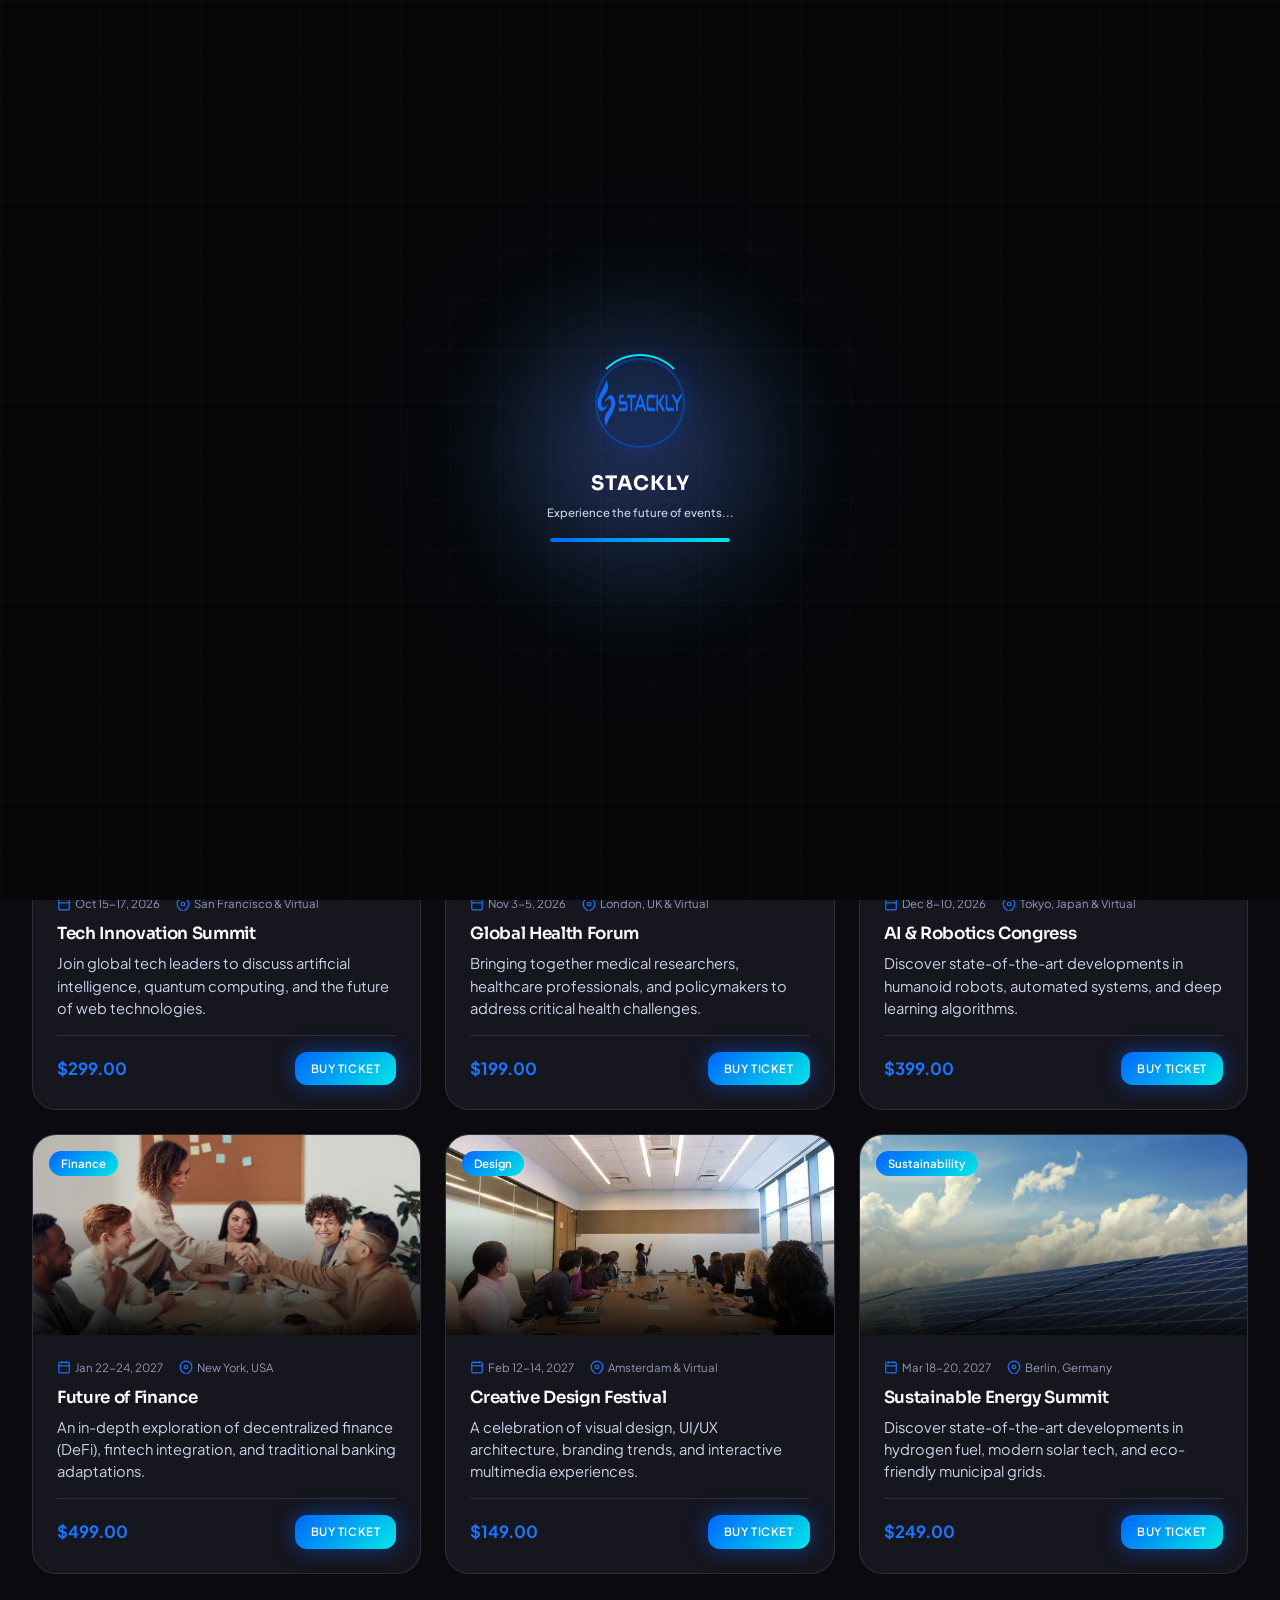
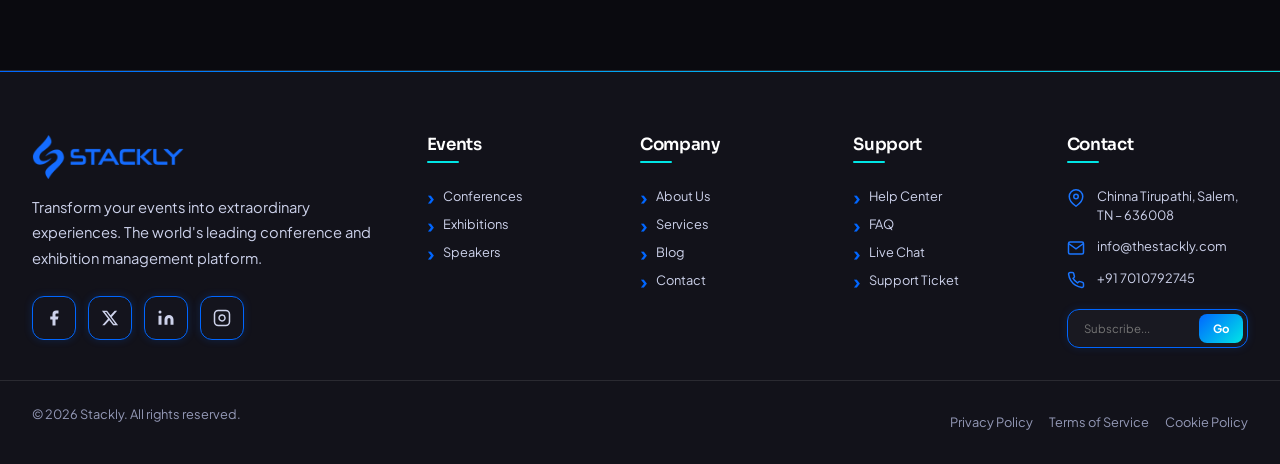
<file: conferences.html>
<!DOCTYPE html>

<html lang="en" data-theme="dark">

<head>

  <meta charset="UTF-8">

  <meta name="viewport" content="width=device-width, initial-scale=1.0">

  <meta name="description" content="Explore upcoming conferences on Stackly. Connect with industry experts and learn from world-class speakers.">

  <title>Conferences - Stackly</title>

  <link rel="icon" type="image/svg+xml" href="data:image/svg+xml,%3Csvg xmlns='http://www.w3.org/2000/svg' viewBox='0 0 100 100'%3E%3Cdefs%3E%3ClinearGradient id='g' x1='0%25' y1='0%25' x2='100%25' y2='100%25'%3E%3Cstop offset='0%25' style='stop-color:%230066ff'/%3E%3Cstop offset='100%25' style='stop-color:%2300e6e6'/%3E%3C/linearGradient%3E%3C/defs%3E%3Crect width='100' height='100' rx='20' fill='url(%23g)'/%3E%3Cpath d='M30 35h40v5H30zm0 12h40v5H30zm0 12h30v5H30z' fill='white'/%3E%3C/svg%3E">

  <link rel="preconnect" href="https://fonts.googleapis.com">

  <link rel="preconnect" href="https://fonts.gstatic.com" crossorigin>

  <link href="https://fonts.googleapis.com/css2?family=Plus+Jakarta+Sans:wght@300;400;500;600;700;800&family=Sora:wght@400;500;600;700;800&family=JetBrains+Mono:wght@400;500&display=swap" rel="stylesheet">

  <link rel="stylesheet" href="css/main.css">

</head>

<body>

  <div class="loading-screen" id="loadingScreen"></div>



  <a href="#main-content" class="skip-link">Skip to content</a>



  <!-- Header -->

  <header class="header" id="header">

    <div class="header-container">

      <a href="index.html" class="header-logo">

        <div class="header-logo-icon"><svg viewBox="0 0 24 24" fill="none" stroke="currentColor" stroke-width="2"><rect x="3" y="3" width="18" height="18" rx="2" ry="2"></rect><line x1="3" y1="9" x2="21" y2="9"></line><line x1="9" y1="21" x2="9" y2="9"></line></svg></div>

        <span class="header-logo-text">Stackly</span>

      </a>

      <nav class="header-nav">

        <a href="index.html" class="header-nav-link">Home</a>

        <div class="header-nav-item">

          <a href="#" class="header-nav-link active">Events</a>

          <div class="header-dropdown">

            <a href="conferences.html" class="header-dropdown-link active">

              <svg viewBox="0 0 24 24" fill="none" stroke="currentColor" stroke-width="2"><rect x="3" y="3" width="18" height="18" rx="2" ry="2"></rect><line x1="3" y1="9" x2="21" y2="9"></line></svg>

              Conferences

            </a>

            <a href="exhibitions.html" class="header-dropdown-link">

              <svg viewBox="0 0 24 24" fill="none" stroke="currentColor" stroke-width="2"><path d="M12 2L2 7l10 5 10-5-10-5z"></path><path d="M2 17l10 5 10-5"></path><path d="M2 12l10 5 10-5"></path></svg>

              Exhibitions

            </a>

            <a href="speakers.html" class="header-dropdown-link">

              <svg viewBox="0 0 24 24" fill="none" stroke="currentColor" stroke-width="2"><path d="M17 21v-2a4 4 0 0 0-4-4H5a4 4 0 0 0-4 4v2"></path><circle cx="9" cy="7" r="4"></circle><path d="M23 21v-2a4 4 0 0 0-3-3.87"></path><path d="M16 3.13a4 4 0 0 1 0 7.75"></path></svg>

              Speakers

            </a>

          </div>

        </div>

        <a href="about.html" class="header-nav-link">About</a>

        <a href="services.html" class="header-nav-link">Services</a>

        <a href="pricing.html" class="header-nav-link">Pricing</a>

        <a href="blog.html" class="header-nav-link">Blog</a>

        <a href="contact.html" class="header-nav-link">Contact</a>

      </nav>

      <div class="header-actions">

        <a href="login.html" class="btn btn-secondary btn-sm">Login</a>

        <a href="register.html" class="btn btn-primary btn-sm">Register</a>

        <button class="header-menu-toggle" aria-label="Menu"><svg viewBox="0 0 24 24" width="24" height="24" fill="none" stroke="currentColor" stroke-width="2"><line x1="3" y1="6" x2="21" y2="6"></line><line x1="3" y1="12" x2="21" y2="12"></line><line x1="3" y1="18" x2="21" y2="18"></line></svg></button>

      </div>

    </div>

  </header>



  <nav class="mobile-nav" id="mobileNav">

    <div class="mobile-nav-content">

      <a href="index.html" class="mobile-nav-link">Home</a>

      <a href="conferences.html" class="mobile-nav-link active">Conferences</a>

      <a href="exhibitions.html" class="mobile-nav-link">Exhibitions</a>

      <a href="speakers.html" class="mobile-nav-link">Speakers</a>

      <a href="about.html" class="mobile-nav-link">About</a>

      <a href="services.html" class="mobile-nav-link">Services</a>

      <a href="pricing.html" class="mobile-nav-link">Pricing</a>

      <a href="blog.html" class="mobile-nav-link">Blog</a>

      <a href="contact.html" class="mobile-nav-link">Contact</a>

      <div class="mobile-nav-divider"></div>

      <a href="login.html" class="mobile-nav-link">Login</a>

      <a href="register.html" class="mobile-nav-link">Register</a>

    </div>

  </nav>



  <main id="main-content">

    <!-- Page Header -->

    <section class="page-header">

      <div class="page-header-bg" style="background-image: url('assets/hero_conferences.webp');"></div>

      <div class="container">

        <h1 class="page-header-title">Upcoming Conferences</h1>

        <p class="page-header-description">Discover world-class conferences bringing together industry leaders, innovators, and visionaries from around the globe. Learn, connect, and collaborate on the latest trends and breakthroughs.</p>

        <nav class="breadcrumb page-header-breadcrumb">

          <a href="index.html" class="breadcrumb-item">Home</a>

          <span class="breadcrumb-separator">/</span>

          <span class="breadcrumb-item active">Conferences</span>

        </nav>

        

      </div>

    </section>



    <!-- Search & Filter Section -->

    <section class="section" style="padding-bottom: 0;">

      <div class="container">

        <div class="glass-panel" style="padding: var(--space-6);">

          <form class="grid grid-cols-1 md:grid-cols-3 gap-4" id="filterForm">

            <div class="form-group mb-0">

              <input type="text" class="form-control" placeholder="Search conferences..." style="width: 100%; padding: var(--space-3) var(--space-4); background: var(--bg-secondary); border: 1px solid var(--border-primary); border-radius: var(--radius-lg); color: var(--text-primary);">

            </div>

            <div class="form-group mb-0">

              <select class="form-control" style="width: 100%; padding: var(--space-3) var(--space-4); background: var(--bg-secondary); border: 1px solid var(--border-primary); border-radius: var(--radius-lg); color: var(--text-primary);">

                <option value="">All Categories</option>

                <option value="tech">Technology</option>

                <option value="health">Healthcare</option>

                <option value="design">Design</option>

                <option value="finance">Finance</option>

              </select>

            </div>

            <div class="form-group mb-0">

              <select class="form-control" style="width: 100%; padding: var(--space-3) var(--space-4); background: var(--bg-secondary); border: 1px solid var(--border-primary); border-radius: var(--radius-lg); color: var(--text-primary);">

                <option value="">Any Format</option>

                <option value="in-person">In-Person</option>

                <option value="virtual">Virtual</option>

                <option value="hybrid">Hybrid</option>

              </select>

            </div>

          </form>

        </div>

      </div>

    </section>



    <!-- Conference Grid Section -->

    <section class="section">

      <div class="container">

        <div class="grid grid-cols-1 md:grid-cols-2 lg:grid-cols-3 gap-6">

          <!-- Card 1 -->

          <article class="event-card" data-animate="fade-up">

            <div class="event-card-image">

              <img src="assets/pexels_photo_2774556.webp" alt="Tech Innovation Summit" loading="lazy">

              <div class="event-card-overlay"></div>

              <span class="event-card-badge">Technology</span>

            </div>

            <div class="event-card-body">

              <div class="event-card-meta">

                <span class="event-card-meta-item">

                  <svg viewBox="0 0 24 24" width="14" height="14" fill="none" stroke="currentColor" stroke-width="2"><rect x="3" y="4" width="18" height="18" rx="2" ry="2"></rect><line x1="16" y1="2" x2="16" y2="6"></line><line x1="8" y1="2" x2="8" y2="6"></line><line x1="3" y1="10" x2="21" y2="10"></line></svg>

                  Oct 15-17, 2026

                </span>

                <span class="event-card-meta-item">

                  <svg viewBox="0 0 24 24" width="14" height="14" fill="none" stroke="currentColor" stroke-width="2"><path d="M12 2a10 10 0 0 0-10 10c0 7 10 13 10 13s10-6 10-13a10 10 0 0 0-10-10z"></path><circle cx="12" cy="12" r="3"></circle></svg>

                  San Francisco & Virtual

                </span>

              </div>

              <h3 class="event-card-title"><a href="#">Tech Innovation Summit</a></h3>

              <p class="event-card-description text-secondary">Join global tech leaders to discuss artificial intelligence, quantum computing, and the future of web technologies.</p>

              <div class="event-card-footer" style="display: flex; align-items: center; justify-content: space-between; margin-top: var(--space-4);">

                <div class="event-card-price" style="font-weight: var(--fw-bold); font-size: var(--fs-lg); color: var(--primary-400);">$299.00</div>

                <a href="404.html" class="btn btn-primary btn-sm">Buy Ticket</a>

              </div>

            </div>

          </article>



          <!-- Card 2 -->

          <article class="event-card" data-animate="fade-up" data-delay="100">

            <div class="event-card-image">

              <img src="assets/pexels_photo_3184311.webp" alt="Global Health Forum" loading="lazy">

              <div class="event-card-overlay"></div>

              <span class="event-card-badge">Healthcare</span>

            </div>

            <div class="event-card-body">

              <div class="event-card-meta">

                <span class="event-card-meta-item">

                  <svg viewBox="0 0 24 24" width="14" height="14" fill="none" stroke="currentColor" stroke-width="2"><rect x="3" y="4" width="18" height="18" rx="2" ry="2"></rect><line x1="16" y1="2" x2="16" y2="6"></line><line x1="8" y1="2" x2="8" y2="6"></line><line x1="3" y1="10" x2="21" y2="10"></line></svg>

                  Nov 3-5, 2026

                </span>

                <span class="event-card-meta-item">

                  <svg viewBox="0 0 24 24" width="14" height="14" fill="none" stroke="currentColor" stroke-width="2"><path d="M12 2a10 10 0 0 0-10 10c0 7 10 13 10 13s10-6 10-13a10 10 0 0 0-10-10z"></path><circle cx="12" cy="12" r="3"></circle></svg>

                  London, UK & Virtual

                </span>

              </div>

              <h3 class="event-card-title"><a href="#">Global Health Forum</a></h3>

              <p class="event-card-description text-secondary">Bringing together medical researchers, healthcare professionals, and policymakers to address critical health challenges.</p>

              <div class="event-card-footer" style="display: flex; align-items: center; justify-content: space-between; margin-top: var(--space-4);">

                <div class="event-card-price" style="font-weight: var(--fw-bold); font-size: var(--fs-lg); color: var(--primary-400);">$199.00</div>

                <a href="404.html" class="btn btn-primary btn-sm">Buy Ticket</a>

              </div>

            </div>

          </article>



          <!-- Card 3 -->

          <article class="event-card" data-animate="fade-up" data-delay="200">

            <div class="event-card-image">

              <img src="assets/pexels_photo_8386440.webp" alt="AI & Robotics Congress" loading="lazy">

              <div class="event-card-overlay"></div>

              <span class="event-card-badge">Technology</span>

            </div>

            <div class="event-card-body">

              <div class="event-card-meta">

                <span class="event-card-meta-item">

                  <svg viewBox="0 0 24 24" width="14" height="14" fill="none" stroke="currentColor" stroke-width="2"><rect x="3" y="4" width="18" height="18" rx="2" ry="2"></rect><line x1="16" y1="2" x2="16" y2="6"></line><line x1="8" y1="2" x2="8" y2="6"></line><line x1="3" y1="10" x2="21" y2="10"></line></svg>

                  Dec 8-10, 2026

                </span>

                <span class="event-card-meta-item">

                  <svg viewBox="0 0 24 24" width="14" height="14" fill="none" stroke="currentColor" stroke-width="2"><path d="M12 2a10 10 0 0 0-10 10c0 7 10 13 10 13s10-6 10-13a10 10 0 0 0-10-10z"></path><circle cx="12" cy="12" r="3"></circle></svg>

                  Tokyo, Japan & Virtual

                </span>

              </div>

              <h3 class="event-card-title"><a href="#">AI & Robotics Congress</a></h3>

              <p class="event-card-description text-secondary">Discover state-of-the-art developments in humanoid robots, automated systems, and deep learning algorithms.</p>

              <div class="event-card-footer" style="display: flex; align-items: center; justify-content: space-between; margin-top: var(--space-4);">

                <div class="event-card-price" style="font-weight: var(--fw-bold); font-size: var(--fs-lg); color: var(--primary-400);">$399.00</div>

                <a href="404.html" class="btn btn-primary btn-sm">Buy Ticket</a>

              </div>

            </div>

          </article>



          <!-- Card 4 -->

          <article class="event-card" data-animate="fade-up">

            <div class="event-card-image">

              <img src="assets/pexels_photo_3184291.webp" alt="Future of Finance" loading="lazy">

              <div class="event-card-overlay"></div>

              <span class="event-card-badge">Finance</span>

            </div>

            <div class="event-card-body">

              <div class="event-card-meta">

                <span class="event-card-meta-item">

                  <svg viewBox="0 0 24 24" width="14" height="14" fill="none" stroke="currentColor" stroke-width="2"><rect x="3" y="4" width="18" height="18" rx="2" ry="2"></rect><line x1="16" y1="2" x2="16" y2="6"></line><line x1="8" y1="2" x2="8" y2="6"></line><line x1="3" y1="10" x2="21" y2="10"></line></svg>

                  Jan 22-24, 2027

                </span>

                <span class="event-card-meta-item">

                  <svg viewBox="0 0 24 24" width="14" height="14" fill="none" stroke="currentColor" stroke-width="2"><path d="M12 2a10 10 0 0 0-10 10c0 7 10 13 10 13s10-6 10-13a10 10 0 0 0-10-10z"></path><circle cx="12" cy="12" r="3"></circle></svg>

                  New York, USA

                </span>

              </div>

              <h3 class="event-card-title"><a href="#">Future of Finance</a></h3>

              <p class="event-card-description text-secondary">An in-depth exploration of decentralized finance (DeFi), fintech integration, and traditional banking adaptations.</p>

              <div class="event-card-footer" style="display: flex; align-items: center; justify-content: space-between; margin-top: var(--space-4);">

                <div class="event-card-price" style="font-weight: var(--fw-bold); font-size: var(--fs-lg); color: var(--primary-400);">$499.00</div>

                <a href="404.html" class="btn btn-primary btn-sm">Buy Ticket</a>

              </div>

            </div>

          </article>



          <!-- Card 5 -->

          <article class="event-card" data-animate="fade-up" data-delay="100">

            <div class="event-card-image">

              <img src="assets/pexels_photo_1181396.webp" alt="Creative Design Festival" loading="lazy">

              <div class="event-card-overlay"></div>

              <span class="event-card-badge">Design</span>

            </div>

            <div class="event-card-body">

              <div class="event-card-meta">

                <span class="event-card-meta-item">

                  <svg viewBox="0 0 24 24" width="14" height="14" fill="none" stroke="currentColor" stroke-width="2"><rect x="3" y="4" width="18" height="18" rx="2" ry="2"></rect><line x1="16" y1="2" x2="16" y2="6"></line><line x1="8" y1="2" x2="8" y2="6"></line><line x1="3" y1="10" x2="21" y2="10"></line></svg>

                  Feb 12-14, 2027

                </span>

                <span class="event-card-meta-item">

                  <svg viewBox="0 0 24 24" width="14" height="14" fill="none" stroke="currentColor" stroke-width="2"><path d="M12 2a10 10 0 0 0-10 10c0 7 10 13 10 13s10-6 10-13a10 10 0 0 0-10-10z"></path><circle cx="12" cy="12" r="3"></circle></svg>

                  Amsterdam & Virtual

                </span>

              </div>

              <h3 class="event-card-title"><a href="#">Creative Design Festival</a></h3>

              <p class="event-card-description text-secondary">A celebration of visual design, UI/UX architecture, branding trends, and interactive multimedia experiences.</p>

              <div class="event-card-footer" style="display: flex; align-items: center; justify-content: space-between; margin-top: var(--space-4);">

                <div class="event-card-price" style="font-weight: var(--fw-bold); font-size: var(--fs-lg); color: var(--primary-400);">$149.00</div>

                <a href="404.html" class="btn btn-primary btn-sm">Buy Ticket</a>

              </div>

            </div>

          </article>



          <!-- Card 6 -->

          <article class="event-card" data-animate="fade-up" data-delay="200">

            <div class="event-card-image">

              <img src="assets/pexels_photo_356036.webp" alt="Sustainable Energy Summit" loading="lazy">

              <div class="event-card-overlay"></div>

              <span class="event-card-badge">Sustainability</span>

            </div>

            <div class="event-card-body">

              <div class="event-card-meta">

                <span class="event-card-meta-item">

                  <svg viewBox="0 0 24 24" width="14" height="14" fill="none" stroke="currentColor" stroke-width="2"><rect x="3" y="4" width="18" height="18" rx="2" ry="2"></rect><line x1="16" y1="2" x2="16" y2="6"></line><line x1="8" y1="2" x2="8" y2="6"></line><line x1="3" y1="10" x2="21" y2="10"></line></svg>

                  Mar 18-20, 2027

                </span>

                <span class="event-card-meta-item">

                  <svg viewBox="0 0 24 24" width="14" height="14" fill="none" stroke="currentColor" stroke-width="2"><path d="M12 2a10 10 0 0 0-10 10c0 7 10 13 10 13s10-6 10-13a10 10 0 0 0-10-10z"></path><circle cx="12" cy="12" r="3"></circle></svg>

                  Berlin, Germany

                </span>

              </div>

              <h3 class="event-card-title"><a href="#">Sustainable Energy Summit</a></h3>

              <p class="event-card-description text-secondary">Discover state-of-the-art developments in hydrogen fuel, modern solar tech, and eco-friendly municipal grids.</p>

              <div class="event-card-footer" style="display: flex; align-items: center; justify-content: space-between; margin-top: var(--space-4);">

                <div class="event-card-price" style="font-weight: var(--fw-bold); font-size: var(--fs-lg); color: var(--primary-400);">$249.00</div>

                <a href="404.html" class="btn btn-primary btn-sm">Buy Ticket</a>

              </div>

            </div>

          </article>

        </div>

      </div>

    </section>

  </main>



  <!-- Footer -->

  <footer class="footer">

    <div class="footer-main">

      <div class="container">

        <div class="footer-grid">

          <div class="footer-brand">

            <div class="footer-logo">

              <div class="footer-logo-icon">

                <svg viewBox="0 0 24 24" fill="none" stroke="currentColor" stroke-width="2">

                  <rect x="3" y="3" width="18" height="18" rx="2" ry="2"></rect>

                  <line x1="3" y1="9" x2="21" y2="9"></line>

                  <line x1="9" y1="21" x2="9" y2="9"></line>

                </svg>

              </div>

              <span class="footer-logo-text">Stackly</span>

            </div>

            <p class="footer-description">

              Transform your events into extraordinary experiences. The world's leading conference and exhibition management platform.

            </p>

            <div class="footer-social">

              <a href="404.html" class="footer-social-link" aria-label="Facebook">

                <svg viewBox="0 0 24 24" width="18" height="18" fill="currentColor">

                  <path d="M18 2h-3a5 5 0 0 0-5 5v3H7v4h3v8h4v-8h3l1-4h-4V7a1 1 0 0 1 1-1h3z"></path>

                </svg>

              </a>

              <a href="404.html" class="footer-social-link" aria-label="X (Twitter)">

                <svg viewBox="0 0 24 24" width="18" height="18" fill="currentColor">

                  <path d="M18.244 2.25h3.308l-7.227 8.26 8.502 11.24H16.17l-5.214-6.817L4.99 21.75H1.68l7.73-8.835L1.254 2.25H8.08l4.713 6.231zm-1.161 17.52h1.833L7.084 4.126H5.117z"></path>

                </svg>

              </a>

              <a href="404.html" class="footer-social-link" aria-label="LinkedIn">

                <svg viewBox="0 0 24 24" width="18" height="18" fill="currentColor">

                  <path d="M16 8a6 6 0 0 1 6 6v7h-4v-7a2 2 0 0 0-2-2 2 2 0 0 0-2 2v7h-4v-7a6 6 0 0 1 6-6z"></path>

                  <rect x="2" y="9" width="4" height="12"></rect>

                  <circle cx="4" cy="4" r="2"></circle>

                </svg>

              </a>

              <a href="404.html" class="footer-social-link" aria-label="Instagram">

                <svg viewBox="0 0 24 24" width="18" height="18" fill="none" stroke="currentColor" stroke-width="2">

                  <rect x="2" y="2" width="20" height="20" rx="5" ry="5"></rect>

                  <path d="M16 11.37A4 4 0 1 1 12.63 8 4 4 0 0 1 16 11.37z"></path>

                  <line x1="17.5" y1="6.5" x2="17.51" y2="6.5"></line>

                </svg>

              </a>

            </div>

          </div>



          <div class="footer-column">

            <h4 class="footer-column-title">Events</h4>

            <ul class="footer-links">

              <li><a href="conferences.html" class="footer-link">Conferences</a></li>

              <li><a href="exhibitions.html" class="footer-link">Exhibitions</a></li>

              <li><a href="speakers.html" class="footer-link">Speakers</a></li>

            </ul>

          </div>



          <div class="footer-column">

            <h4 class="footer-column-title">Company</h4>

            <ul class="footer-links">

              <li><a href="about.html" class="footer-link">About Us</a></li>

              <li><a href="services.html" class="footer-link">Services</a></li>

              <li><a href="blog.html" class="footer-link">Blog</a></li>

              <li><a href="contact.html" class="footer-link">Contact</a></li>

            </ul>

          </div>



          <div class="footer-column">

            <h4 class="footer-column-title">Support</h4>

            <ul class="footer-links">

              <li><a href="404.html" class="footer-link">Help Center</a></li>

              <li><a href="404.html" class="footer-link">FAQ</a></li>

              <li><a href="404.html" class="footer-link">Live Chat</a></li>

              <li><a href="404.html" class="footer-link">Support Ticket</a></li>

            </ul>

          </div>



          <div class="footer-column">

            <h4 class="footer-column-title">Contact</h4>

            <div class="footer-contact">

              <div class="footer-contact-item">

                <svg viewBox="0 0 24 24" width="18" height="18" fill="none" stroke="currentColor" stroke-width="2">

                  <path d="M21 10c0 7-9 13-9 13s-9-6-9-13a9 9 0 0 1 18 0z"></path>

                  <circle cx="12" cy="10" r="3"></circle>

                </svg>

                <span>123 Event Street, San Francisco, CA</span>

              </div>

              <div class="footer-contact-item">

                <svg viewBox="0 0 24 24" width="18" height="18" fill="none" stroke="currentColor" stroke-width="2">

                  <path d="M4 4h16c1.1 0 2 .9 2 2v12c0 1.1-.9 2-2 2H4c-1.1 0-2-.9-2-2V6c0-1.1.9-2 2-2z"></path>

                  <polyline points="22,6 12,13 2,6"></polyline>

                </svg>

                <span>info@thestackly.com</span>

              </div>

              <div class="footer-contact-item">

                <svg viewBox="0 0 24 24" width="18" height="18" fill="none" stroke="currentColor" stroke-width="2">

                  <path d="M22 16.92v3a2 2 0 0 1-2.18 2 19.79 19.79 0 0 1-8.63-3.07 19.5 19.5 0 0 1-6-6 19.79 19.79 0 0 1-3.07-8.67A2 2 0 0 1 4.11 2h3a2 2 0 0 1 2 1.72c.127.96.361 1.903.7 2.81a2 2 0 0 1-.45 2.11L8.09 9.91a16 16 0 0 0 6 6l1.27-1.27a2 2 0 0 1 2.11-.45c.907.339 1.85.573 2.81.7A2 2 0 0 1 22 16.92z"></path>

                </svg>

                <span>+1 (555) 123-4567</span>

              </div>

            </div>

          </div>

        </div>

      </div>

    </div>



    <div class="footer-bottom">

      <div class="container">

        <div class="footer-bottom-content">

          <p class="footer-copyright">

            &copy; 2026 Stackly. All rights reserved.

          </p>

          <div class="footer-legal-links">

            <a href="privacy.html" class="footer-legal-link">Privacy Policy</a>

            <a href="terms.html" class="footer-legal-link">Terms of Service</a>

            <a href="#" class="footer-legal-link">Cookie Policy</a>

          </div>

        </div>

      </div>

    </div>

  </footer>



  <button class="scroll-top" aria-label="Scroll to top">

    <svg viewBox="0 0 24 24" width="24" height="24" fill="none" stroke="currentColor" stroke-width="2"><line x1="12" y1="19" x2="12" y2="5"></line><polyline points="5 12 12 5 19 12"></polyline></svg>

  </button>



  <script src="js/utils.js"></script>

  <script src="js/app.js"></script>

  <script>

    window.addEventListener('load', () => {

      setTimeout(() => {

        document.getElementById('loadingScreen')?.classList.add('hidden');

      }, 500);

    });

  </script>

</body>

</html>
</file>
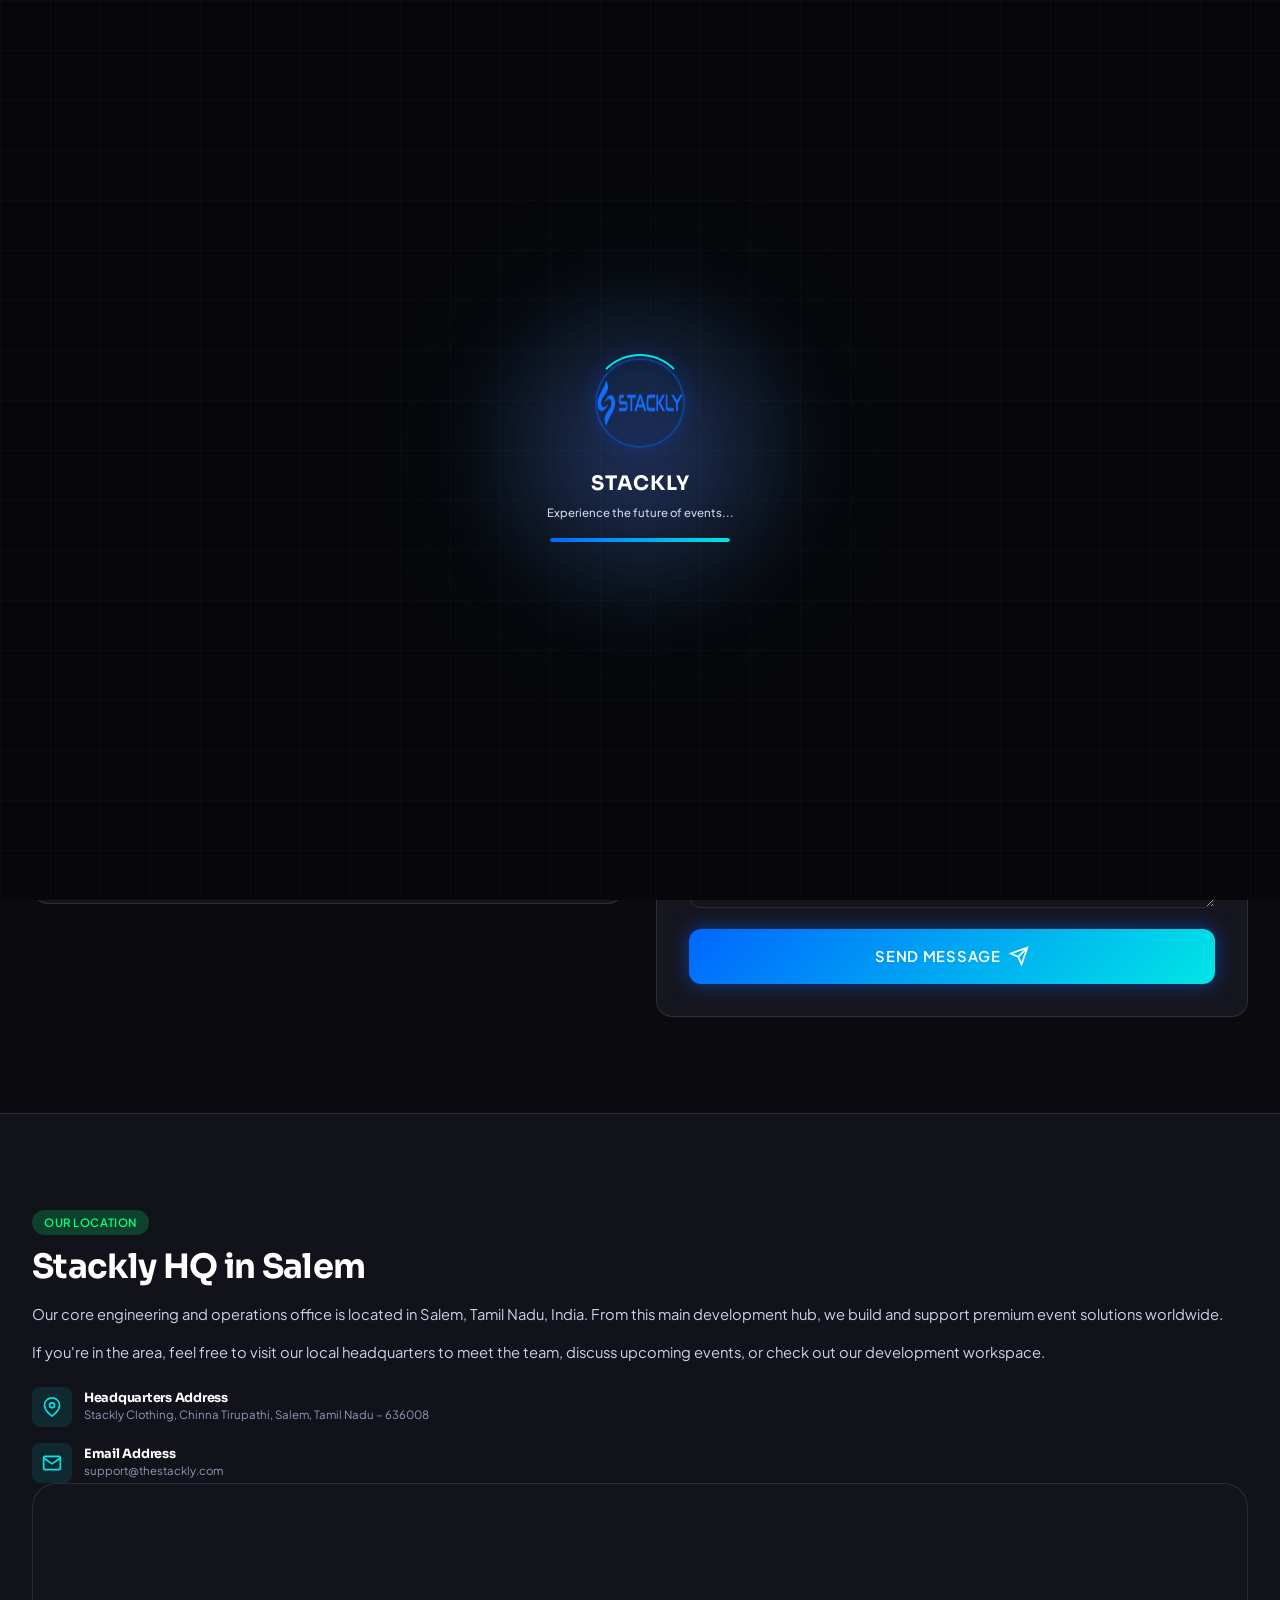
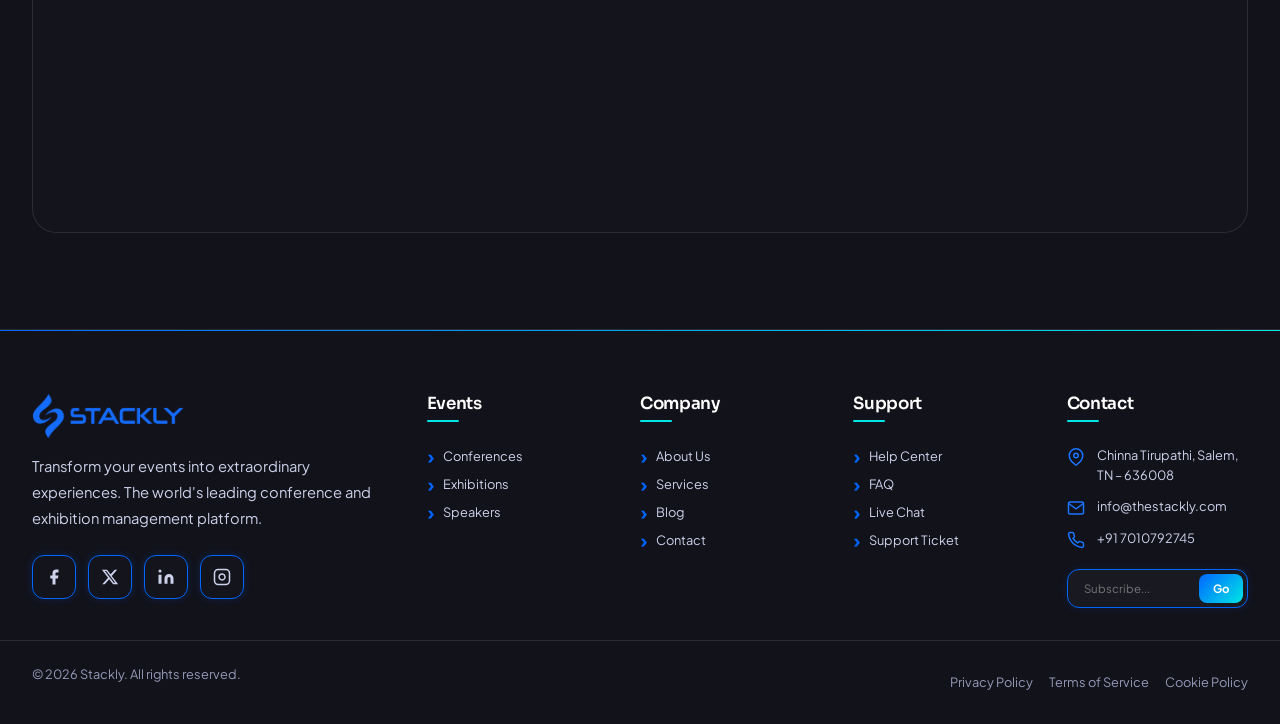
<file: contact.html>
<!DOCTYPE html>

<html lang="en" data-theme="dark">

<head>

  <meta charset="UTF-8">

  <meta name="viewport" content="width=device-width, initial-scale=1.0">

  <meta name="description" content="Contact Stackly - Get in touch with our team for event inquiries, partnerships, and support.">

  <title>Contact Us - Stackly</title>

  <link rel="icon" type="image/svg+xml" href="data:image/svg+xml,%3Csvg xmlns='http://www.w3.org/2000/svg' viewBox='0 0 100 100'%3E%3Cdefs%3E%3ClinearGradient id='g' x1='0%25' y1='0%25' x2='100%25' y2='100%25'%3E%3Cstop offset='0%25' style='stop-color:%230066ff'/%3E%3Cstop offset='100%25' style='stop-color:%2300e6e6'/%3E%3C/linearGradient%3E%3C/defs%3E%3Crect width='100' height='100' rx='20' fill='url(%23g)'/%3E%3Cpath d='M30 35h40v5H30zm0 12h40v5H30zm0 12h30v5H30z' fill='white'/%3E%3C/svg%3E">

  <link rel="preconnect" href="https://fonts.googleapis.com">

  <link rel="preconnect" href="https://fonts.gstatic.com" crossorigin>

  <link href="https://fonts.googleapis.com/css2?family=Plus+Jakarta+Sans:wght@300;400;500;600;700;800&family=Sora:wght@400;500;600;700;800&family=JetBrains+Mono:wght@400;500&display=swap" rel="stylesheet">

  <link rel="stylesheet" href="css/main.css">

</head>

<body>

  <div class="loading-screen" id="loadingScreen"></div>



  <a href="#main-content" class="skip-link">Skip to content</a>



  <header class="header" id="header">

    <div class="header-container">

      <a href="index.html" class="header-logo">

        <div class="header-logo-icon"><svg viewBox="0 0 24 24" fill="none" stroke="currentColor" stroke-width="2"><rect x="3" y="3" width="18" height="18" rx="2" ry="2"></rect><line x1="3" y1="9" x2="21" y2="9"></line><line x1="9" y1="21" x2="9" y2="9"></line></svg></div>

        <span class="header-logo-text">Stackly</span>

      </a>

      <nav class="header-nav">

        <a href="index.html" class="header-nav-link">Home</a>

        <div class="header-nav-item">

          <a href="#" class="header-nav-link">Events</a>

          <div class="header-dropdown">

            <a href="conferences.html" class="header-dropdown-link">

              <svg viewBox="0 0 24 24" fill="none" stroke="currentColor" stroke-width="2"><rect x="3" y="3" width="18" height="18" rx="2" ry="2"></rect><line x1="3" y1="9" x2="21" y2="9"></line></svg>

              Conferences

            </a>

            <a href="exhibitions.html" class="header-dropdown-link">

              <svg viewBox="0 0 24 24" fill="none" stroke="currentColor" stroke-width="2"><path d="M12 2L2 7l10 5 10-5-10-5z"></path><path d="M2 17l10 5 10-5"></path><path d="M2 12l10 5 10-5"></path></svg>

              Exhibitions

            </a>

            <a href="speakers.html" class="header-dropdown-link">

              <svg viewBox="0 0 24 24" fill="none" stroke="currentColor" stroke-width="2"><path d="M17 21v-2a4 4 0 0 0-4-4H5a4 4 0 0 0-4 4v2"></path><circle cx="9" cy="7" r="4"></circle><path d="M23 21v-2a4 4 0 0 0-3-3.87"></path><path d="M16 3.13a4 4 0 0 1 0 7.75"></path></svg>

              Speakers

            </a>

          </div>

        </div>

        <a href="about.html" class="header-nav-link">About</a>

        <a href="services.html" class="header-nav-link">Services</a>

        <a href="pricing.html" class="header-nav-link">Pricing</a>

        <a href="blog.html" class="header-nav-link">Blog</a>

        <a href="contact.html" class="header-nav-link active">Contact</a>

      </nav>

      <div class="header-actions">

        <a href="login.html" class="btn btn-secondary btn-sm">Login</a>

        <a href="register.html" class="btn btn-primary btn-sm">Register</a>

        <button class="header-menu-toggle" aria-label="Menu"><svg viewBox="0 0 24 24" width="24" height="24" fill="none" stroke="currentColor" stroke-width="2"><line x1="3" y1="6" x2="21" y2="6"></line><line x1="3" y1="12" x2="21" y2="12"></line><line x1="3" y1="18" x2="21" y2="18"></line></svg></button>

      </div>

    </div>

  </header>



  <nav class="mobile-nav" id="mobileNav">

    <div class="mobile-nav-content">

      <a href="index.html" class="mobile-nav-link">Home</a>

      <a href="conferences.html" class="mobile-nav-link">Conferences</a>

      <a href="about.html" class="mobile-nav-link">About</a>

      <a href="contact.html" class="mobile-nav-link active">Contact</a>

      <div class="mobile-nav-divider"></div>

      <a href="login.html" class="mobile-nav-link">Login</a>

      <a href="register.html" class="mobile-nav-link">Register</a>

    </div>

  </nav>



  <main id="main-content">

    <section class="page-header">

      <div class="page-header-bg" style="background-image: url('assets/hero_contact.webp');"></div>

      <div class="container">

        <h1 class="page-header-title">Contact Us</h1>

        <p class="page-header-description">We'd love to hear from you. Get in touch with our team for questions, partnership opportunities, or technical platform support.</p>

        <nav class="breadcrumb page-header-breadcrumb">

          <a href="index.html" class="breadcrumb-item">Home</a>

          <span class="breadcrumb-separator">/</span>

          <span class="breadcrumb-item active">Contact</span>

        </nav>

      </div>

    </section>



    <section class="section">

      <div class="container">

        <div class="grid lg:grid-cols-2 gap-8">

          <!-- Contact Info (Left Column) -->

          <div data-animate="fade-up">

            <div class="card p-6 mb-6">

              <div class="flex items-start gap-4">

                <div class="w-12 h-12 rounded-xl flex items-center justify-center flex-shrink-0" style="background: linear-gradient(135deg, var(--primary-500), var(--secondary-500));">

                  <svg viewBox="0 0 24 24" width="24" height="24" fill="none" stroke="currentColor" stroke-width="2">

                    <path d="M21 10c0 7-9 13-9 13s-9-6-9-13a9 9 0 0 1 18 0z"></path>

                    <circle cx="12" cy="10" r="3"></circle>

                  </svg>

                </div>

                <div>

                  <h3 class="font-semibold mb-1">Headquarters</h3>

                  <p class="text-secondary text-sm">Stackly Clothing, Chinna Tirupathi<br>Salem, Tamil Nadu – 636008</p>

                </div>

              </div>

            </div>



            <div class="card p-6 mb-6">

              <div class="flex items-start gap-4">

                <div class="w-12 h-12 rounded-xl flex items-center justify-center flex-shrink-0" style="background: linear-gradient(135deg, var(--accent-500), var(--primary-500));">

                  <svg viewBox="0 0 24 24" width="24" height="24" fill="none" stroke="currentColor" stroke-width="2">

                    <path d="M4 4h16c1.1 0 2 .9 2 2v12c0 1.1-.9 2-2 2H4c-1.1 0-2-.9-2-2V6c0-1.1.9-2 2-2z"></path>

                    <polyline points="22,6 12,13 2,6"></polyline>

                  </svg>

                </div>

                <div>

                  <h3 class="font-semibold mb-1">Email Us</h3>

                  <p class="text-secondary text-sm">support@thestackly.com</p>

                </div>

              </div>

            </div>



            <div class="card p-6 mb-6">

              <div class="flex items-start gap-4">

                <div class="w-12 h-12 rounded-xl flex items-center justify-center flex-shrink-0" style="background: linear-gradient(135deg, var(--success-500), var(--secondary-500));">

                  <svg viewBox="0 0 24 24" width="24" height="24" fill="none" stroke="currentColor" stroke-width="2">

                    <path d="M22 16.92v3a2 2 0 0 1-2.18 2 19.79 19.79 0 0 1-8.63-3.07 19.5 19.5 0 0 1-6-6 19.79 19.79 0 0 1-3.07-8.67A2 2 0 0 1 4.11 2h3a2 2 0 0 1 2 1.72 12.84 12.84 0 0 0 .7 2.81 2 2 0 0 1-.45 2.11L8.09 9.91a16 16 0 0 0 6 6l1.27-1.27a2 2 0 0 1 2.11-.45 12.84 12.84 0 0 0 2.81.7A2 2 0 0 1 22 16.92z"></path>

                  </svg>

                </div>

                <div>

                  <h3 class="font-semibold mb-1">Call Us</h3>

                  <p class="text-secondary text-sm">+91 9876543210<br>Mon - Fri: 9:30 AM - 6:30 PM</p>

                </div>

              </div>

            </div>





          </div>



          <!-- Contact Form (Right Column) -->

          <div class="card p-8" data-animate="fade-up" data-delay="200">

            <h2 class="text-2xl font-bold mb-2">Send a Message</h2>

            <p class="text-secondary mb-6">Fill out the form below and we'll get back to you within 24 hours.</p>



            <form data-validate onsubmit="handleSubmit(event)">

              <div class="grid sm:grid-cols-2 gap-4">

                <div class="form-group">

                  <label class="form-label" for="name">Full Name</label>

                  <input type="text" id="name" class="form-input" placeholder="John Doe" required>

                </div>

                <div class="form-group">

                  <label class="form-label" for="email">Email Address</label>

                  <input type="email" id="email" class="form-input" placeholder="john@company.com" required>

                </div>

              </div>



              <div class="form-group">

                <label class="form-label" for="subject">Subject</label>

                <select id="subject" class="form-input form-select" required>

                  <option value="">Select a topic</option>

                  <option value="general">General Inquiry</option>

                  <option value="events">Event Information</option>

                  <option value="sponsorship">Sponsorship Opportunities</option>

                  <option value="speaking">Speaking Opportunities</option>

                  <option value="support">Technical Support</option>

                  <option value="partnership">Partnership</option>

                </select>

              </div>



              <div class="form-group">

                <label class="form-label" for="message">Message</label>

                <textarea id="message" class="form-input form-textarea" rows="5" placeholder="How can we help you?" required></textarea>

              </div>



              <button type="submit" class="btn btn-primary btn-lg w-full">

                Send Message

                <svg viewBox="0 0 24 24" width="20" height="20" fill="none" stroke="currentColor" stroke-width="2">

                  <line x1="22" y1="2" x2="11" y2="13"></line>

                  <polygon points="22 2 15 22 11 13 2 9 22 2"></polygon>

                </svg>

              </button>

            </form>

          </div>

        </div>

      </div>

    </section>

      <!-- Salem Location Map Section -->

    <section class="section" style="border-top: 1px solid var(--border-primary); background: var(--bg-secondary);">

      <div class="container">

          <div data-animate="fade-up">

            <span class="badge badge-success mb-3">Our Location</span>

            <h2 class="mb-4">Stackly HQ in Salem</h2>

            <p class="text-secondary mb-4">Our core engineering and operations office is located in Salem, Tamil Nadu, India. From this main development hub, we build and support premium event solutions worldwide.</p>

            <p class="text-secondary mb-6">If you're in the area, feel free to visit our local headquarters to meet the team, discuss upcoming events, or check out our development workspace.</p>

            <div style="display: flex; flex-direction: column; gap: var(--space-4);">

              <div style="display: flex; align-items: center; gap: 12px;">

                <div style="width: 40px; height: 40px; border-radius: 8px; background: rgba(0, 230, 230, 0.1); display: flex; align-items: center; justify-content: center; color: #00e6e6;">

                  <svg viewBox="0 0 24 24" width="20" height="20" fill="none" stroke="currentColor" stroke-width="2"><path d="M21 10c0 7-9 13-9 13s-9-6-9-13a9 9 0 0 1 18 0z"></path><circle cx="12" cy="10" r="3"></circle></svg>

                </div>

                <div>

                  <h4 style="margin: 0; font-size: var(--fs-sm);">Headquarters Address</h4>

                  <p style="margin: 0; font-size: var(--fs-xs); color: var(--text-muted);">Stackly Clothing, Chinna Tirupathi, Salem, Tamil Nadu – 636008</p>

                </div>

              </div>

              <div style="display: flex; align-items: center; gap: 12px;">

                <div style="width: 40px; height: 40px; border-radius: 8px; background: rgba(0, 230, 230, 0.1); display: flex; align-items: center; justify-content: center; color: #00e6e6;">

                  <svg viewBox="0 0 24 24" width="20" height="20" fill="none" stroke="currentColor" stroke-width="2"><path d="M4 4h16c1.1 0 2 .9 2 2v12c0 1.1-.9 2-2 2H4c-1.1 0-2-.9-2-2V6c0-1.1.9-2 2-2z"></path><polyline points="22,6 12,13 2,6"></polyline></svg>

                </div>

                <div>

                  <h4 style="margin: 0; font-size: var(--fs-sm);">Email Address</h4>

                  <p style="margin: 0; font-size: var(--fs-xs); color: var(--text-muted);">support@thestackly.com</p>

                </div>

              </div>

            </div>

          </div>

          <div class="glass-panel" style="padding: 10px; height: 350px; overflow: hidden; border-radius: var(--radius-2xl);" data-animate="fade-up" data-delay="200">

            <!-- Dark-themed Google Maps embed pointing to Salem, Tamil Nadu, India -->

            <iframe 

              src="https://www.google.com/maps/embed?pb=!1m18!1m12!1m3!1d125021.05834887309!2d78.07722741913955!3d11.661623869974596!2m3!1f0!2f0!3f0!3m2!1i1024!2i768!4f13.1!3m3!1m2!1s0x3babf1ccf52c6cd5%3A0x5392ef4d6e112d7f!2sSalem%2C%20Tamil%20Nadu!5e0!3m2!1sen!2sin!4v1700000000000!5m2!1sen!2sin" 

              width="100%" 

              height="100%" 

              style="border:0; border-radius: var(--radius-xl); filter: grayscale(1) invert(0.9) contrast(1.2) sepia(0.15) hue-rotate(180deg);" 

              allowfullscreen="" 

              loading="lazy" 

              referrerpolicy="no-referrer-when-downgrade">

            </iframe>

          </div>

        </div>

      </div>

    </section>

  </main>



  <!-- Footer -->

  <footer class="footer">

    <div class="footer-main">

      <div class="container">

        <div class="footer-grid">

          <div class="footer-brand">

            <div class="footer-logo">

              <div class="footer-logo-icon">

                <svg viewBox="0 0 24 24" fill="none" stroke="currentColor" stroke-width="2">

                  <rect x="3" y="3" width="18" height="18" rx="2" ry="2"></rect>

                  <line x1="3" y1="9" x2="21" y2="9"></line>

                  <line x1="9" y1="21" x2="9" y2="9"></line>

                </svg>

              </div>

              <span class="footer-logo-text">Stackly</span>

            </div>

            <p class="footer-description">

              Transform your events into extraordinary experiences. The world's leading conference and exhibition management platform.

            </p>

            <div class="footer-social">

              <a href="404.html" class="footer-social-link" aria-label="Facebook">

                <svg viewBox="0 0 24 24" width="18" height="18" fill="currentColor">

                  <path d="M18 2h-3a5 5 0 0 0-5 5v3H7v4h3v8h4v-8h3l1-4h-4V7a1 1 0 0 1 1-1h3z"></path>

                </svg>

              </a>

              <a href="404.html" class="footer-social-link" aria-label="X (Twitter)">

                <svg viewBox="0 0 24 24" width="18" height="18" fill="currentColor">

                  <path d="M18.244 2.25h3.308l-7.227 8.26 8.502 11.24H16.17l-5.214-6.817L4.99 21.75H1.68l7.73-8.835L1.254 2.25H8.08l4.713 6.231zm-1.161 17.52h1.833L7.084 4.126H5.117z"></path>

                </svg>

              </a>

              <a href="404.html" class="footer-social-link" aria-label="LinkedIn">

                <svg viewBox="0 0 24 24" width="18" height="18" fill="currentColor">

                  <path d="M16 8a6 6 0 0 1 6 6v7h-4v-7a2 2 0 0 0-2-2 2 2 0 0 0-2 2v7h-4v-7a6 6 0 0 1 6-6z"></path>

                  <rect x="2" y="9" width="4" height="12"></rect>

                  <circle cx="4" cy="4" r="2"></circle>

                </svg>

              </a>

              <a href="404.html" class="footer-social-link" aria-label="Instagram">

                <svg viewBox="0 0 24 24" width="18" height="18" fill="none" stroke="currentColor" stroke-width="2">

                  <rect x="2" y="2" width="20" height="20" rx="5" ry="5"></rect>

                  <path d="M16 11.37A4 4 0 1 1 12.63 8 4 4 0 0 1 16 11.37z"></path>

                  <line x1="17.5" y1="6.5" x2="17.51" y2="6.5"></line>

                </svg>

              </a>

            </div>

          </div>



          <div class="footer-column">

            <h4 class="footer-column-title">Events</h4>

            <ul class="footer-links">

              <li><a href="conferences.html" class="footer-link">Conferences</a></li>

              <li><a href="exhibitions.html" class="footer-link">Exhibitions</a></li>

              <li><a href="speakers.html" class="footer-link">Speakers</a></li>

            </ul>

          </div>



          <div class="footer-column">

            <h4 class="footer-column-title">Company</h4>

            <ul class="footer-links">

              <li><a href="about.html" class="footer-link">About Us</a></li>

              <li><a href="services.html" class="footer-link">Services</a></li>

              <li><a href="blog.html" class="footer-link">Blog</a></li>

              <li><a href="contact.html" class="footer-link">Contact</a></li>

            </ul>

          </div>



          <div class="footer-column">

            <h4 class="footer-column-title">Support</h4>

            <ul class="footer-links">

              <li><a href="404.html" class="footer-link">Help Center</a></li>

              <li><a href="404.html" class="footer-link">FAQ</a></li>

              <li><a href="404.html" class="footer-link">Live Chat</a></li>

              <li><a href="404.html" class="footer-link">Support Ticket</a></li>

            </ul>

          </div>



          <div class="footer-column">

            <h4 class="footer-column-title">Contact</h4>

            <div class="footer-contact">

              <div class="footer-contact-item">

                <svg viewBox="0 0 24 24" width="18" height="18" fill="none" stroke="currentColor" stroke-width="2">

                  <path d="M21 10c0 7-9 13-9 13s-9-6-9-13a9 9 0 0 1 18 0z"></path>

                  <circle cx="12" cy="10" r="3"></circle>

                </svg>

                <span>123 Event Street, San Francisco, CA</span>

              </div>

              <div class="footer-contact-item">

                <svg viewBox="0 0 24 24" width="18" height="18" fill="none" stroke="currentColor" stroke-width="2">

                  <path d="M4 4h16c1.1 0 2 .9 2 2v12c0 1.1-.9 2-2 2H4c-1.1 0-2-.9-2-2V6c0-1.1.9-2 2-2z"></path>

                  <polyline points="22,6 12,13 2,6"></polyline>

                </svg>

                <span>info@thestackly.com</span>

              </div>

              <div class="footer-contact-item">

                <svg viewBox="0 0 24 24" width="18" height="18" fill="none" stroke="currentColor" stroke-width="2">

                  <path d="M22 16.92v3a2 2 0 0 1-2.18 2 19.79 19.79 0 0 1-8.63-3.07 19.5 19.5 0 0 1-6-6 19.79 19.79 0 0 1-3.07-8.67A2 2 0 0 1 4.11 2h3a2 2 0 0 1 2 1.72c.127.96.361 1.903.7 2.81a2 2 0 0 1-.45 2.11L8.09 9.91a16 16 0 0 0 6 6l1.27-1.27a2 2 0 0 1 2.11-.45c.907.339 1.85.573 2.81.7A2 2 0 0 1 22 16.92z"></path>

                </svg>

                <span>+1 (555) 123-4567</span>

              </div>

            </div>

          </div>

        </div>

      </div>

    </div>



    <div class="footer-bottom">

      <div class="container">

        <div class="footer-bottom-content">

          <p class="footer-copyright">

            &copy; 2026 Stackly. All rights reserved.

          </p>

          <div class="footer-legal-links">

            <a href="privacy.html" class="footer-legal-link">Privacy Policy</a>

            <a href="terms.html" class="footer-legal-link">Terms of Service</a>

            <a href="#" class="footer-legal-link">Cookie Policy</a>

          </div>

        </div>

      </div>

    </div>

  </footer>



  <button class="scroll-top" aria-label="Scroll to top">

    <svg viewBox="0 0 24 24" width="24" height="24" fill="none" stroke="currentColor" stroke-width="2"><line x1="12" y1="19" x2="12" y2="5"></line><polyline points="5 12 12 5 19 12"></polyline></svg>

  </button>



  <script src="js/utils.js"></script>

  <script src="js/app.js"></script>

  <script>

    window.addEventListener('load', () => {

      setTimeout(() => document.getElementById('loadingScreen')?.classList.add('hidden'), 500);

    });



    function handleSubmit(e) {

      e.preventDefault();

      alert('Thank you for your message! We will get back to you within 24 hours.');

      e.target.reset();

    }

  </script>

</body>

</html>
</file>
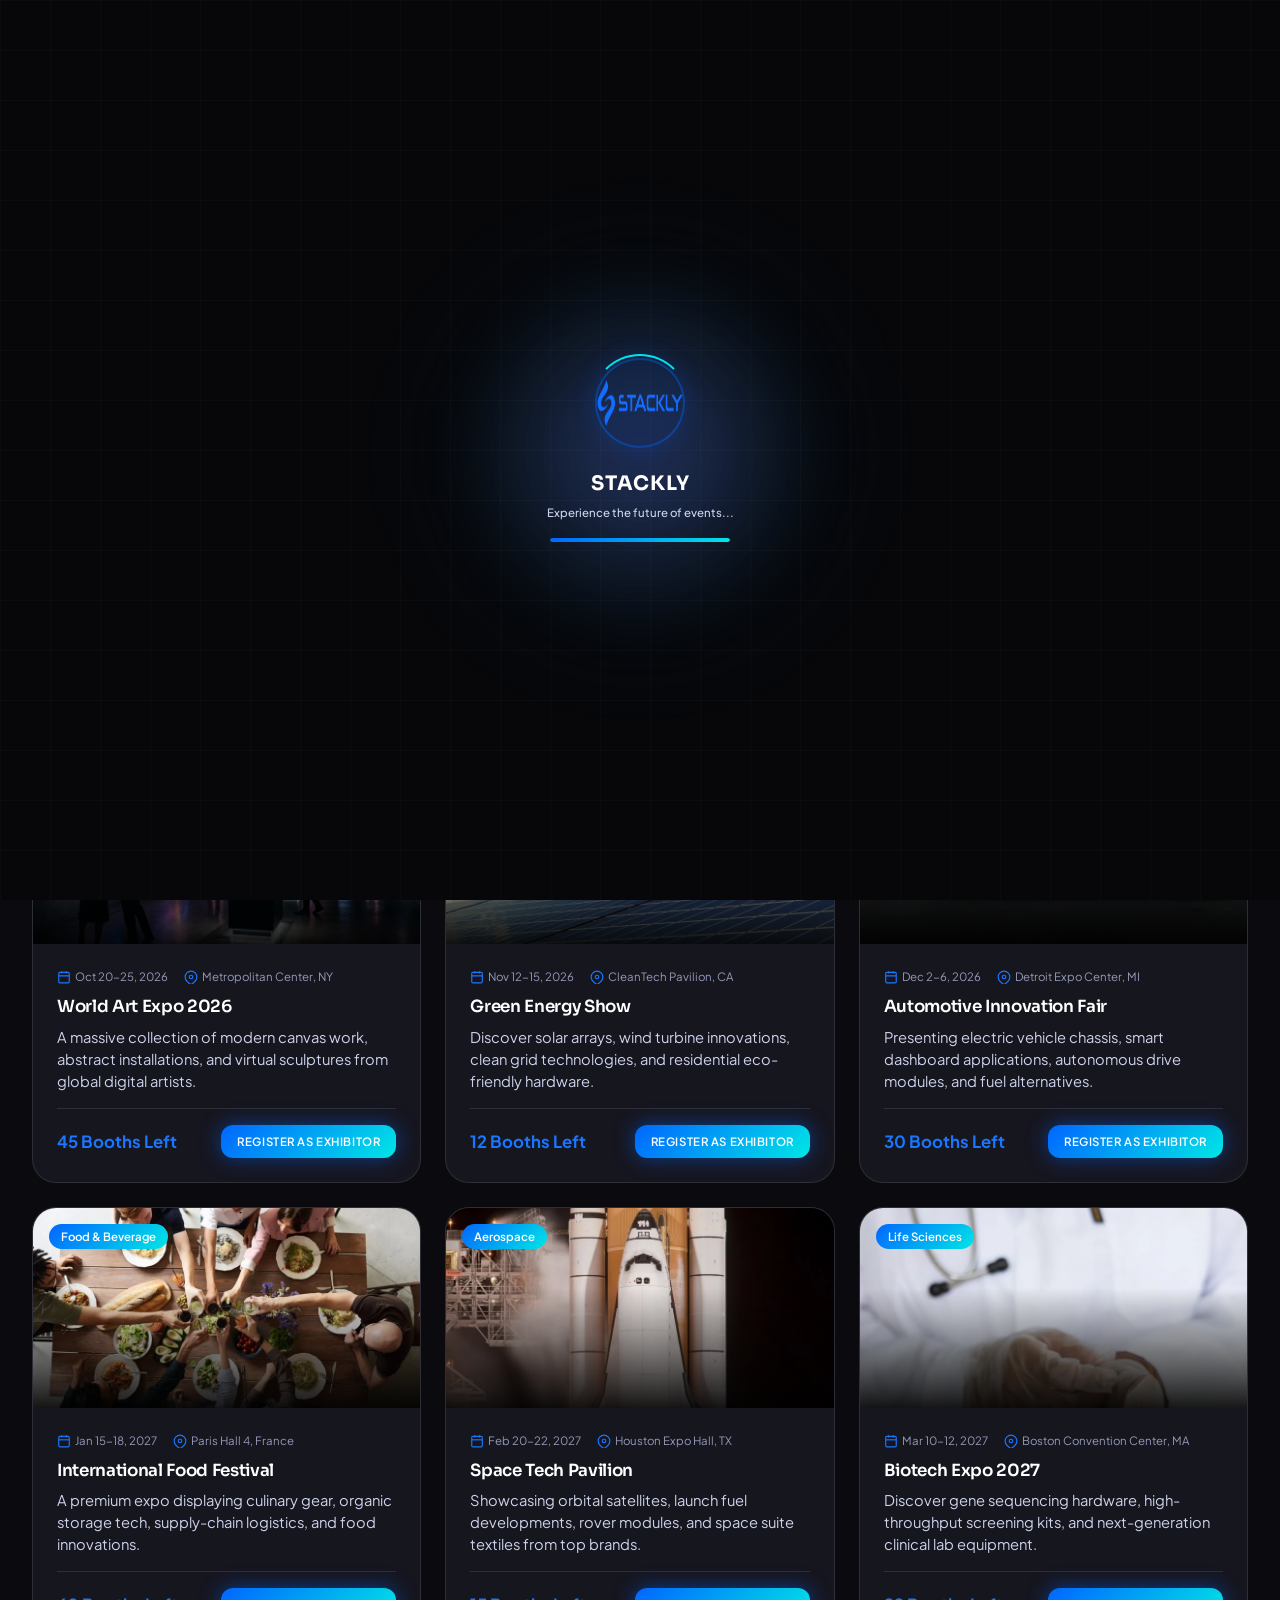
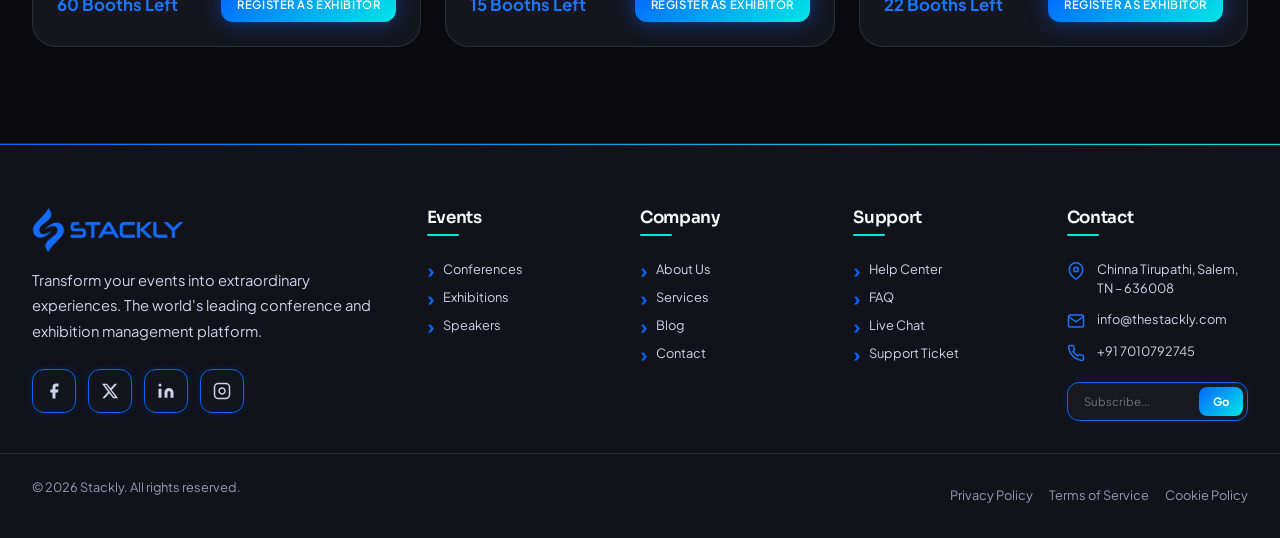
<file: exhibitions.html>
<!DOCTYPE html>

<html lang="en" data-theme="dark">

<head>

  <meta charset="UTF-8">

  <meta name="viewport" content="width=device-width, initial-scale=1.0">

  <meta name="description" content="Explore state-of-the-art exhibitions and trade shows connecting premium brands, suppliers, and buyers on Stackly.">

  <title>Exhibitions - Stackly</title>

  <link rel="icon" type="image/svg+xml" href="data:image/svg+xml,%3Csvg xmlns='http://www.w3.org/2000/svg' viewBox='0 0 100 100'%3E%3Cdefs%3E%3ClinearGradient id='g' x1='0%25' y1='0%25' x2='100%25' y2='100%25'%3E%3Cstop offset='0%25' style='stop-color:%230066ff'/%3E%3Cstop offset='100%25' style='stop-color:%2300e6e6'/%3E%3C/linearGradient%3E%3C/defs%3E%3Crect width='100' height='100' rx='20' fill='url(%23g)'/%3E%3Cpath d='M30 35h40v5H30zm0 12h40v5H30zm0 12h30v5H30z' fill='white'/%3E%3C/svg%3E">

  <link rel="preconnect" href="https://fonts.googleapis.com">

  <link rel="preconnect" href="https://fonts.gstatic.com" crossorigin>

  <link href="https://fonts.googleapis.com/css2?family=Plus+Jakarta+Sans:wght@300;400;500;600;700;800&family=Sora:wght@400;500;600;700;800&family=JetBrains+Mono:wght@400;500&display=swap" rel="stylesheet">

  <link rel="stylesheet" href="css/main.css">

</head>

<body>

  <div class="loading-screen" id="loadingScreen"></div>



  <a href="#main-content" class="skip-link">Skip to content</a>



  <!-- Header -->

  <header class="header" id="header">

    <div class="header-container">

      <a href="index.html" class="header-logo">

        <div class="header-logo-icon"><svg viewBox="0 0 24 24" fill="none" stroke="currentColor" stroke-width="2"><rect x="3" y="3" width="18" height="18" rx="2" ry="2"></rect><line x1="3" y1="9" x2="21" y2="9"></line><line x1="9" y1="21" x2="9" y2="9"></line></svg></div>

        <span class="header-logo-text">Stackly</span>

      </a>

      <nav class="header-nav">

        <a href="index.html" class="header-nav-link">Home</a>

        <div class="header-nav-item">

          <a href="#" class="header-nav-link active">Events</a>

          <div class="header-dropdown">

            <a href="conferences.html" class="header-dropdown-link">

              <svg viewBox="0 0 24 24" fill="none" stroke="currentColor" stroke-width="2"><rect x="3" y="3" width="18" height="18" rx="2" ry="2"></rect><line x1="3" y1="9" x2="21" y2="9"></line></svg>

              Conferences

            </a>

            <a href="exhibitions.html" class="header-dropdown-link active">

              <svg viewBox="0 0 24 24" fill="none" stroke="currentColor" stroke-width="2"><path d="M12 2L2 7l10 5 10-5-10-5z"></path><path d="M2 17l10 5 10-5"></path><path d="M2 12l10 5 10-5"></path></svg>

              Exhibitions

            </a>

            <a href="speakers.html" class="header-dropdown-link">

              <svg viewBox="0 0 24 24" fill="none" stroke="currentColor" stroke-width="2"><path d="M17 21v-2a4 4 0 0 0-4-4H5a4 4 0 0 0-4 4v2"></path><circle cx="9" cy="7" r="4"></circle><path d="M23 21v-2a4 4 0 0 0-3-3.87"></path><path d="M16 3.13a4 4 0 0 1 0 7.75"></path></svg>

              Speakers

            </a>

          </div>

        </div>

        <a href="about.html" class="header-nav-link">About</a>

        <a href="services.html" class="header-nav-link">Services</a>

        <a href="pricing.html" class="header-nav-link">Pricing</a>

        <a href="blog.html" class="header-nav-link">Blog</a>

        <a href="contact.html" class="header-nav-link">Contact</a>

      </nav>

      <div class="header-actions">

        <a href="login.html" class="btn btn-secondary btn-sm">Login</a>

        <a href="register.html" class="btn btn-primary btn-sm">Register</a>

        <button class="header-menu-toggle" aria-label="Menu"><svg viewBox="0 0 24 24" width="24" height="24" fill="none" stroke="currentColor" stroke-width="2"><line x1="3" y1="6" x2="21" y2="6"></line><line x1="3" y1="12" x2="21" y2="12"></line><line x1="3" y1="18" x2="21" y2="18"></line></svg></button>

      </div>

    </div>

  </header>



  <nav class="mobile-nav" id="mobileNav">

    <div class="mobile-nav-content">

      <a href="index.html" class="mobile-nav-link">Home</a>

      <a href="conferences.html" class="mobile-nav-link">Conferences</a>

      <a href="exhibitions.html" class="mobile-nav-link active">Exhibitions</a>

      <a href="speakers.html" class="mobile-nav-link">Speakers</a>

      <a href="about.html" class="mobile-nav-link">About</a>

      <a href="services.html" class="mobile-nav-link">Services</a>

      <a href="pricing.html" class="mobile-nav-link">Pricing</a>

      <a href="blog.html" class="mobile-nav-link">Blog</a>

      <a href="contact.html" class="mobile-nav-link">Contact</a>

      <div class="mobile-nav-divider"></div>

      <a href="login.html" class="mobile-nav-link">Login</a>

      <a href="register.html" class="mobile-nav-link">Register</a>

    </div>

  </nav>



  <main id="main-content">

    <!-- Page Header -->

    <section class="page-header">

      <div class="page-header-bg" style="background-image: url('assets/hero_exhibitions.webp');"></div>

      <div class="container">

        <h1 class="page-header-title">Exhibitions & Expos</h1>

        <p class="page-header-description">Explore state-of-the-art exhibitions and trade shows connecting premium brands, suppliers, and buyers. Discover breakthrough products, network with creators, and witness live demos.</p>

        <nav class="breadcrumb page-header-breadcrumb">

          <a href="index.html" class="breadcrumb-item">Home</a>

          <span class="breadcrumb-separator">/</span>

          <span class="breadcrumb-item active">Exhibitions</span>

        </nav>

        

      </div>

    </section>



    <!-- Interactive Map Banner -->

    <section class="section" style="padding-bottom: 0;">

      <div class="container">

        <div class="glass-panel md-row" style="padding: var(--space-8); display: flex; flex-direction: column; gap: var(--space-6); align-items: center; justify-content: space-between;">

          <div style="flex: 1;">

            <span class="badge badge-primary mb-3">Interactive Layout</span>

            <h2 class="mb-3" style="font-size: var(--fs-2xl);">Interactive Floor Map</h2>

            <p class="text-secondary" style="margin-bottom: 0;">Looking to showcase your brand? Access our live floor layout to view occupied booths, explore hall dimensions, and secure your perfect booth space today.</p>

          </div>

          <div>

            <a href="404.html" class="btn btn-outline btn-lg">Book a Booth Space</a>

          </div>

        </div>

      </div>

    </section>



    <!-- Exhibition Cards Grid -->

    <section class="section">

      <div class="container">

        <div class="grid grid-cols-1 md:grid-cols-2 lg:grid-cols-3 gap-6">

          <!-- Card 1 -->

          <article class="event-card" data-animate="fade-up">

            <div class="event-card-image">

              <img src="assets/hero_art_expo.webp" alt="World Art Expo 2026" loading="lazy">

              <div class="event-card-overlay"></div>

              <span class="event-card-badge">Art & Design</span>

            </div>

            <div class="event-card-body">

              <div class="event-card-meta">

                <span class="event-card-meta-item">

                  <svg viewBox="0 0 24 24" width="14" height="14" fill="none" stroke="currentColor" stroke-width="2"><rect x="3" y="4" width="18" height="18" rx="2" ry="2"></rect><line x1="16" y1="2" x2="16" y2="6"></line><line x1="8" y1="2" x2="8" y2="6"></line><line x1="3" y1="10" x2="21" y2="10"></line></svg>

                  Oct 20-25, 2026

                </span>

                <span class="event-card-meta-item">

                  <svg viewBox="0 0 24 24" width="14" height="14" fill="none" stroke="currentColor" stroke-width="2"><path d="M12 2a10 10 0 0 0-10 10c0 7 10 13 10 13s10-6 10-13a10 10 0 0 0-10-10z"></path><circle cx="12" cy="12" r="3"></circle></svg>

                  Metropolitan Center, NY

                </span>

              </div>

              <h3 class="event-card-title"><a href="#">World Art Expo 2026</a></h3>

              <p class="event-card-description text-secondary">A massive collection of modern canvas work, abstract installations, and virtual sculptures from global digital artists.</p>

              <div class="event-card-footer" style="display: flex; align-items: center; justify-content: space-between; margin-top: var(--space-4);">

                <div class="event-card-price" style="font-weight: var(--fw-bold); font-size: var(--fs-lg); color: var(--primary-400);">45 Booths Left</div>

                <a href="404.html" class="btn btn-primary btn-sm">Register as Exhibitor</a>

              </div>

            </div>

          </article>



          <!-- Card 2 -->

          <article class="event-card" data-animate="fade-up" data-delay="100">

            <div class="event-card-image">

              <img src="assets/pexels_photo_356036.webp" alt="Green Energy Show" loading="lazy">

              <div class="event-card-overlay"></div>

              <span class="event-card-badge">Sustainability</span>

            </div>

            <div class="event-card-body">

              <div class="event-card-meta">

                <span class="event-card-meta-item">

                  <svg viewBox="0 0 24 24" width="14" height="14" fill="none" stroke="currentColor" stroke-width="2"><rect x="3" y="4" width="18" height="18" rx="2" ry="2"></rect><line x1="16" y1="2" x2="16" y2="6"></line><line x1="8" y1="2" x2="8" y2="6"></line><line x1="3" y1="10" x2="21" y2="10"></line></svg>

                  Nov 12-15, 2026

                </span>

                <span class="event-card-meta-item">

                  <svg viewBox="0 0 24 24" width="14" height="14" fill="none" stroke="currentColor" stroke-width="2"><path d="M12 2a10 10 0 0 0-10 10c0 7 10 13 10 13s10-6 10-13a10 10 0 0 0-10-10z"></path><circle cx="12" cy="12" r="3"></circle></svg>

                  CleanTech Pavilion, CA

                </span>

              </div>

              <h3 class="event-card-title"><a href="#">Green Energy Show</a></h3>

              <p class="event-card-description text-secondary">Discover solar arrays, wind turbine innovations, clean grid technologies, and residential eco-friendly hardware.</p>

              <div class="event-card-footer" style="display: flex; align-items: center; justify-content: space-between; margin-top: var(--space-4);">

                <div class="event-card-price" style="font-weight: var(--fw-bold); font-size: var(--fs-lg); color: var(--primary-400);">12 Booths Left</div>

                <a href="404.html" class="btn btn-primary btn-sm">Register as Exhibitor</a>

              </div>

            </div>

          </article>



          <!-- Card 3 -->

          <article class="event-card" data-animate="fade-up" data-delay="200">

            <div class="event-card-image">

              <img src="assets/pexels_photo_3802510.webp" alt="Automotive Innovation Fair" loading="lazy">

              <div class="event-card-overlay"></div>

              <span class="event-card-badge">Automotive</span>

            </div>

            <div class="event-card-body">

              <div class="event-card-meta">

                <span class="event-card-meta-item">

                  <svg viewBox="0 0 24 24" width="14" height="14" fill="none" stroke="currentColor" stroke-width="2"><rect x="3" y="4" width="18" height="18" rx="2" ry="2"></rect><line x1="16" y1="2" x2="16" y2="6"></line><line x1="8" y1="2" x2="8" y2="6"></line><line x1="3" y1="10" x2="21" y2="10"></line></svg>

                  Dec 2-6, 2026

                </span>

                <span class="event-card-meta-item">

                  <svg viewBox="0 0 24 24" width="14" height="14" fill="none" stroke="currentColor" stroke-width="2"><path d="M12 2a10 10 0 0 0-10 10c0 7 10 13 10 13s10-6 10-13a10 10 0 0 0-10-10z"></path><circle cx="12" cy="12" r="3"></circle></svg>

                  Detroit Expo Center, MI

                </span>

              </div>

              <h3 class="event-card-title"><a href="#">Automotive Innovation Fair</a></h3>

              <p class="event-card-description text-secondary">Presenting electric vehicle chassis, smart dashboard applications, autonomous drive modules, and fuel alternatives.</p>

              <div class="event-card-footer" style="display: flex; align-items: center; justify-content: space-between; margin-top: var(--space-4);">

                <div class="event-card-price" style="font-weight: var(--fw-bold); font-size: var(--fs-lg); color: var(--primary-400);">30 Booths Left</div>

                <a href="404.html" class="btn btn-primary btn-sm">Register as Exhibitor</a>

              </div>

            </div>

          </article>



          <!-- Card 4 -->

          <article class="event-card" data-animate="fade-up">

            <div class="event-card-image">

              <img src="assets/pexels_photo_3184183.webp" alt="International Food Festival" loading="lazy">

              <div class="event-card-overlay"></div>

              <span class="event-card-badge">Food & Beverage</span>

            </div>

            <div class="event-card-body">

              <div class="event-card-meta">

                <span class="event-card-meta-item">

                  <svg viewBox="0 0 24 24" width="14" height="14" fill="none" stroke="currentColor" stroke-width="2"><rect x="3" y="4" width="18" height="18" rx="2" ry="2"></rect><line x1="16" y1="2" x2="16" y2="6"></line><line x1="8" y1="2" x2="8" y2="6"></line><line x1="3" y1="10" x2="21" y2="10"></line></svg>

                  Jan 15-18, 2027

                </span>

                <span class="event-card-meta-item">

                  <svg viewBox="0 0 24 24" width="14" height="14" fill="none" stroke="currentColor" stroke-width="2"><path d="M12 2a10 10 0 0 0-10 10c0 7 10 13 10 13s10-6 10-13a10 10 0 0 0-10-10z"></path><circle cx="12" cy="12" r="3"></circle></svg>

                  Paris Hall 4, France

                </span>

              </div>

              <h3 class="event-card-title"><a href="#">International Food Festival</a></h3>

              <p class="event-card-description text-secondary">A premium expo displaying culinary gear, organic storage tech, supply-chain logistics, and food innovations.</p>

              <div class="event-card-footer" style="display: flex; align-items: center; justify-content: space-between; margin-top: var(--space-4);">

                <div class="event-card-price" style="font-weight: var(--fw-bold); font-size: var(--fs-lg); color: var(--primary-400);">60 Booths Left</div>

                <a href="404.html" class="btn btn-primary btn-sm">Register as Exhibitor</a>

              </div>

            </div>

          </article>



          <!-- Card 5 -->

          <article class="event-card" data-animate="fade-up" data-delay="100">

            <div class="event-card-image">

              <img src="assets/pexels_photo_355906.webp" alt="Space Tech Pavilion" loading="lazy">

              <div class="event-card-overlay"></div>

              <span class="event-card-badge">Aerospace</span>

            </div>

            <div class="event-card-body">

              <div class="event-card-meta">

                <span class="event-card-meta-item">

                  <svg viewBox="0 0 24 24" width="14" height="14" fill="none" stroke="currentColor" stroke-width="2"><rect x="3" y="4" width="18" height="18" rx="2" ry="2"></rect><line x1="16" y1="2" x2="16" y2="6"></line><line x1="8" y1="2" x2="8" y2="6"></line><line x1="3" y1="10" x2="21" y2="10"></line></svg>

                  Feb 20-22, 2027

                </span>

                <span class="event-card-meta-item">

                  <svg viewBox="0 0 24 24" width="14" height="14" fill="none" stroke="currentColor" stroke-width="2"><path d="M12 2a10 10 0 0 0-10 10c0 7 10 13 10 13s10-6 10-13a10 10 0 0 0-10-10z"></path><circle cx="12" cy="12" r="3"></circle></svg>

                  Houston Expo Hall, TX

                </span>

              </div>

              <h3 class="event-card-title"><a href="#">Space Tech Pavilion</a></h3>

              <p class="event-card-description text-secondary">Showcasing orbital satellites, launch fuel developments, rover modules, and space suite textiles from top brands.</p>

              <div class="event-card-footer" style="display: flex; align-items: center; justify-content: space-between; margin-top: var(--space-4);">

                <div class="event-card-price" style="font-weight: var(--fw-bold); font-size: var(--fs-lg); color: var(--primary-400);">15 Booths Left</div>

                <a href="404.html" class="btn btn-primary btn-sm">Register as Exhibitor</a>

              </div>

            </div>

          </article>



          <!-- Card 6 -->

          <article class="event-card" data-animate="fade-up" data-delay="200">

            <div class="event-card-image">

              <img src="assets/pexels_photo_3825586.webp" alt="Biotech Expo 2027" loading="lazy">

              <div class="event-card-overlay"></div>

              <span class="event-card-badge">Life Sciences</span>

            </div>

            <div class="event-card-body">

              <div class="event-card-meta">

                <span class="event-card-meta-item">

                  <svg viewBox="0 0 24 24" width="14" height="14" fill="none" stroke="currentColor" stroke-width="2"><rect x="3" y="4" width="18" height="18" rx="2" ry="2"></rect><line x1="16" y1="2" x2="16" y2="6"></line><line x1="8" y1="2" x2="8" y2="6"></line><line x1="3" y1="10" x2="21" y2="10"></line></svg>

                  Mar 10-12, 2027

                </span>

                <span class="event-card-meta-item">

                  <svg viewBox="0 0 24 24" width="14" height="14" fill="none" stroke="currentColor" stroke-width="2"><path d="M12 2a10 10 0 0 0-10 10c0 7 10 13 10 13s10-6 10-13a10 10 0 0 0-10-10z"></path><circle cx="12" cy="12" r="3"></circle></svg>

                  Boston Convention Center, MA

                </span>

              </div>

              <h3 class="event-card-title"><a href="#">Biotech Expo 2027</a></h3>

              <p class="event-card-description text-secondary">Discover gene sequencing hardware, high-throughput screening kits, and next-generation clinical lab equipment.</p>

              <div class="event-card-footer" style="display: flex; align-items: center; justify-content: space-between; margin-top: var(--space-4);">

                <div class="event-card-price" style="font-weight: var(--fw-bold); font-size: var(--fs-lg); color: var(--primary-400);">22 Booths Left</div>

                <a href="404.html" class="btn btn-primary btn-sm">Register as Exhibitor</a>

              </div>

            </div>

          </article>

        </div>

      </div>

    </section>

  </main>



  <!-- Footer -->

  <!-- Footer -->

  <footer class="footer">

    <div class="footer-main">

      <div class="container">

        <div class="footer-grid">

          <div class="footer-brand">

            <div class="footer-logo">

              <div class="footer-logo-icon">

                <svg viewBox="0 0 24 24" fill="none" stroke="currentColor" stroke-width="2">

                  <rect x="3" y="3" width="18" height="18" rx="2" ry="2"></rect>

                  <line x1="3" y1="9" x2="21" y2="9"></line>

                  <line x1="9" y1="21" x2="9" y2="9"></line>

                </svg>

              </div>

              <span class="footer-logo-text">Stackly</span>

            </div>

            <p class="footer-description">

              Transform your events into extraordinary experiences. The world's leading conference and exhibition management platform.

            </p>

            <div class="footer-social">

              <a href="404.html" class="footer-social-link" aria-label="Facebook">

                <svg viewBox="0 0 24 24" width="18" height="18" fill="currentColor">

                  <path d="M18 2h-3a5 5 0 0 0-5 5v3H7v4h3v8h4v-8h3l1-4h-4V7a1 1 0 0 1 1-1h3z"></path>

                </svg>

              </a>

              <a href="404.html" class="footer-social-link" aria-label="X (Twitter)">

                <svg viewBox="0 0 24 24" width="18" height="18" fill="currentColor">

                  <path d="M18.244 2.25h3.308l-7.227 8.26 8.502 11.24H16.17l-5.214-6.817L4.99 21.75H1.68l7.73-8.835L1.254 2.25H8.08l4.713 6.231zm-1.161 17.52h1.833L7.084 4.126H5.117z"></path>

                </svg>

              </a>

              <a href="404.html" class="footer-social-link" aria-label="LinkedIn">

                <svg viewBox="0 0 24 24" width="18" height="18" fill="currentColor">

                  <path d="M16 8a6 6 0 0 1 6 6v7h-4v-7a2 2 0 0 0-2-2 2 2 0 0 0-2 2v7h-4v-7a6 6 0 0 1 6-6z"></path>

                  <rect x="2" y="9" width="4" height="12"></rect>

                  <circle cx="4" cy="4" r="2"></circle>

                </svg>

              </a>

              <a href="404.html" class="footer-social-link" aria-label="Instagram">

                <svg viewBox="0 0 24 24" width="18" height="18" fill="none" stroke="currentColor" stroke-width="2">

                  <rect x="2" y="2" width="20" height="20" rx="5" ry="5"></rect>

                  <path d="M16 11.37A4 4 0 1 1 12.63 8 4 4 0 0 1 16 11.37z"></path>

                  <line x1="17.5" y1="6.5" x2="17.51" y2="6.5"></line>

                </svg>

              </a>

            </div>

          </div>



          <div class="footer-column">

            <h4 class="footer-column-title">Events</h4>

            <ul class="footer-links">

              <li><a href="conferences.html" class="footer-link">Conferences</a></li>

              <li><a href="exhibitions.html" class="footer-link">Exhibitions</a></li>

              <li><a href="speakers.html" class="footer-link">Speakers</a></li>

            </ul>

          </div>



          <div class="footer-column">

            <h4 class="footer-column-title">Company</h4>

            <ul class="footer-links">

              <li><a href="about.html" class="footer-link">About Us</a></li>

              <li><a href="services.html" class="footer-link">Services</a></li>

              <li><a href="blog.html" class="footer-link">Blog</a></li>

              <li><a href="contact.html" class="footer-link">Contact</a></li>

            </ul>

          </div>



          <div class="footer-column">

            <h4 class="footer-column-title">Support</h4>

            <ul class="footer-links">

              <li><a href="404.html" class="footer-link">Help Center</a></li>

              <li><a href="404.html" class="footer-link">FAQ</a></li>

              <li><a href="404.html" class="footer-link">Live Chat</a></li>

              <li><a href="404.html" class="footer-link">Support Ticket</a></li>

            </ul>

          </div>



          <div class="footer-column">

            <h4 class="footer-column-title">Contact</h4>

            <div class="footer-contact">

              <div class="footer-contact-item">

                <svg viewBox="0 0 24 24" width="18" height="18" fill="none" stroke="currentColor" stroke-width="2">

                  <path d="M21 10c0 7-9 13-9 13s-9-6-9-13a9 9 0 0 1 18 0z"></path>

                  <circle cx="12" cy="10" r="3"></circle>

                </svg>

                <span>Chinna Tirupathi, Salem, TN – 636008</span>

              </div>

              <div class="footer-contact-item">

                <svg viewBox="0 0 24 24" width="18" height="18" fill="none" stroke="currentColor" stroke-width="2">

                  <path d="M4 4h16c1.1 0 2 .9 2 2v12c0 1.1-.9 2-2 2H4c-1.1 0-2-.9-2-2V6c0-1.1.9-2 2-2z"></path>

                  <polyline points="22,6 12,13 2,6"></polyline>

                </svg>

                <span>info@thestackly.com</span>

              </div>

              <div class="footer-contact-item">

                <svg viewBox="0 0 24 24" width="18" height="18" fill="none" stroke="currentColor" stroke-width="2">

                  <path d="M22 16.92v3a2 2 0 0 1-2.18 2 19.79 19.79 0 0 1-8.63-3.07 19.5 19.5 0 0 1-6-6 19.79 19.79 0 0 1-3.07-8.67A2 2 0 0 1 4.11 2h3a2 2 0 0 1 2 1.72c.127.96.361 1.903.7 2.81a2 2 0 0 1-.45 2.11L8.09 9.91a16 16 0 0 0 6 6l1.27-1.27a2 2 0 0 1 2.11-.45c.907.339 1.85.573 2.81.7A2 2 0 0 1 22 16.92z"></path>

                </svg>

                <span>+91 7010792745</span>

              </div>

            </div>

          </div>

        </div>

      </div>

    </div>



    <div class="footer-bottom">

      <div class="container">

        <div class="footer-bottom-content">

          <p class="footer-copyright">

            &copy; 2026 Stackly. All rights reserved.

          </p>

          <div class="footer-legal-links">

            <a href="privacy.html" class="footer-legal-link">Privacy Policy</a>

            <a href="terms.html" class="footer-legal-link">Terms of Service</a>

            <a href="#" class="footer-legal-link">Cookie Policy</a>

          </div>

        </div>

      </div>

    </div>

  </footer>



  <button class="scroll-top" aria-label="Scroll to top">

    <svg viewBox="0 0 24 24" width="24" height="24" fill="none" stroke="currentColor" stroke-width="2"><line x1="12" y1="19" x2="12" y2="5"></line><polyline points="5 12 12 5 19 12"></polyline></svg>

  </button>



  <script src="js/utils.js"></script>

  <script src="js/app.js"></script>

  <script>

    window.addEventListener('load', () => {

      setTimeout(() => {

        document.getElementById('loadingScreen')?.classList.add('hidden');

      }, 500);

    });

  </script>

</body>

</html>
</file>
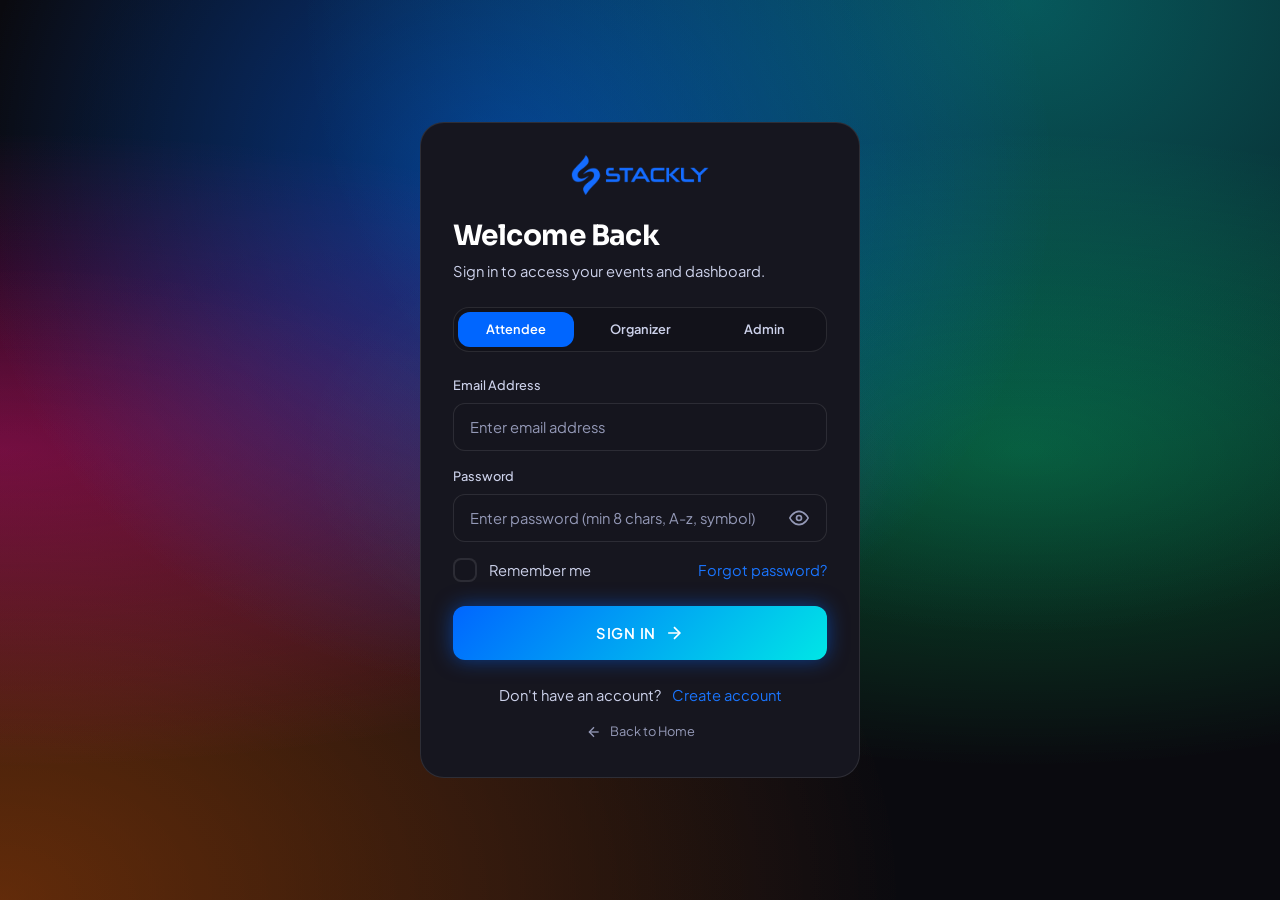
<file: login.html>
<!DOCTYPE html>
<html lang="en" data-theme="dark">

<head>
  <meta charset="UTF-8">
  <meta name="viewport" content="width=device-width, initial-scale=1.0">
  <meta name="description" content="Login to Stackly - Access your dashboard, registered events, and more.">
  <title>Login - Stackly</title>
  <link rel="icon" type="image/svg+xml"
    href="data:image/svg+xml,%3Csvg xmlns='http://www.w3.org/2000/svg' viewBox='0 0 100 100'%3E%3Cdefs%3E%3ClinearGradient id='g' x1='0%25' y1='0%25' x2='100%25' y2='100%25'%3E%3Cstop offset='0%25' style='stop-color:%230066ff'/%3E%3Cstop offset='100%25' style='stop-color:%2300e6e6'/%3E%3C/linearGradient%3E%3C/defs%3E%3Crect width='100' height='100' rx='20' fill='url(%23g)'/%3E%3Cpath d='M30 35h40v5H30zm0 12h40v5H30zm0 12h30v5H30z' fill='white'/%3E%3C/svg%3E">
  <link rel="preconnect" href="https://fonts.googleapis.com">
  <link rel="preconnect" href="https://fonts.gstatic.com" crossorigin>
  <link
    href="https://fonts.googleapis.com/css2?family=Plus+Jakarta+Sans:wght@300;400;500;600;700;800&family=Sora:wght@400;500;600;700;800&family=JetBrains+Mono:wght@400;500&display=swap"
    rel="stylesheet">
  <link rel="stylesheet" href="css/main.css">
  <style>
    .auth-page {
      min-height: 100vh;
      display: flex;
      position: relative;
      overflow: hidden;
    }

    .auth-bg {
      position: absolute;
      inset: 0;
      background: var(--gradient-mesh);
      z-index: -1;
    }

    .auth-panel {
      flex: 1;
      display: flex;
      align-items: center;
      justify-content: center;
      padding: var(--space-6);
    }

    .auth-form-container {
      width: 100%;
      max-width: 440px;
    }

    .auth-logo {
      display: flex;
      align-items: center;
      gap: var(--space-3);
      margin-bottom: var(--space-8);
    }

    .auth-logo-icon {
      width: 48px;
      height: 48px;
      background: var(--gradient-primary);
      border-radius: var(--radius-lg);
      display: flex;
      align-items: center;
      justify-content: center;
    }

    .auth-logo-text {
      font-family: var(--font-display);
      font-size: var(--fs-2xl);
      font-weight: var(--fw-bold);
      background: var(--gradient-primary);
      -webkit-background-clip: text;
      -webkit-text-fill-color: transparent;
    }

    .auth-card {
      background: var(--bg-card);
      border: 1px solid var(--border-primary);
      border-radius: var(--radius-2xl);
      padding: var(--space-8);
      animation: fadeInUp 0.6s ease;
    }

    .auth-title {
      font-size: var(--fs-3xl);
      font-weight: var(--fw-bold);
      margin-bottom: var(--space-2);
    }

    .auth-subtitle {
      color: var(--text-secondary);
      margin-bottom: var(--space-6);
    }

    .auth-divider {
      display: flex;
      align-items: center;
      gap: var(--space-4);
      margin: var(--space-6) 0;
      color: var(--text-muted);
      font-size: var(--fs-sm);
    }

    .auth-divider::before,
    .auth-divider::after {
      content: '';
      flex: 1;
      height: 1px;
      background: var(--border-primary);
    }

    .auth-social {
      display: flex;
      gap: var(--space-3);
      margin-bottom: var(--space-6);
    }

    .auth-social-btn {
      flex: 1;
      display: flex;
      align-items: center;
      justify-content: center;
      gap: var(--space-2);
      padding: var(--space-3);
      background: var(--bg-glass);
      border: 1px solid var(--border-primary);
      border-radius: var(--radius-lg);
      color: var(--text-secondary);
      font-size: var(--fs-sm);
      transition: all var(--transition-fast);
    }

    .auth-social-btn:hover {
      background: var(--bg-card-hover);
      color: var(--text-primary);
      border-color: var(--primary-500);
    }

    .auth-illustration {
      display: none;
      flex: 1;
      background-image: linear-gradient(135deg, rgba(7, 7, 10, 0.75), rgba(7, 7, 10, 0.8)), url('assets/auth_bg.webp');
      background-size: cover;
      background-position: center;
      align-items: center;
      justify-content: center;
      position: relative;
    }

    @media (min-width: 1024px) {
      .auth-illustration {
        display: flex;
      }
    }

    .auth-illustration-content {
      text-align: center;
      padding: var(--space-8);
      max-width: 500px;
    }

    .auth-3d {
      width: 300px;
      height: 300px;
      position: relative;
      margin: 0 auto var(--space-6);
    }
  </style>
</head>

<body>
  <div class="auth-page">
    <div class="auth-bg"></div>

    <div class="auth-panel">
      <div class="auth-form-container">
        <div class="auth-card">
          <!-- Logo inside card -->
          <a href="index.html" class="auth-logo"
            style="display: flex; align-items: center; justify-content: center; gap: 0; margin-bottom: var(--space-6);">
            <img src="assets/logo-stackly.webp" alt="Stackly Logo" class="auth-logo-img"
              style="height: 40px; width: auto; border-radius: 6px; filter: brightness(0) saturate(100%) invert(32%) sepia(86%) saturate(2987%) hue-rotate(210deg) brightness(98%) contrast(107%);">
          </a>

          <h1 class="auth-title">Welcome Back</h1>
          <p class="auth-subtitle">Sign in to access your events and dashboard.</p>




          <form data-validate novalidate onsubmit="handleLogin(event)">
            <div class="role-selector">
              <button type="button" class="role-tab active" data-role="attendee"
                onclick="selectRole('attendee')">Attendee</button>
              <button type="button" class="role-tab" data-role="organizer"
                onclick="selectRole('organizer')">Organizer</button>
              <button type="button" class="role-tab" data-role="admin" onclick="selectRole('admin')">Admin</button>
            </div>
            <input type="hidden" id="selectedRole" value="attendee">

            <div class="form-group">
              <label class="form-label" for="email">Email Address</label>
              <input type="email" id="email" class="form-input" placeholder="Enter email address" required>
            </div>

            <div class="form-group">
              <label class="form-label" for="password">Password</label>
              <div class="password-input-wrapper">
                <input type="password" id="password" class="form-input"
                  placeholder="Enter password (min 8 chars, A-z, symbol)" required>
                <button type="button" class="password-toggle-btn" onclick="togglePassword('password', this)"
                  aria-label="Toggle Password Visibility">
                  <svg viewBox="0 0 24 24" width="20" height="20" fill="none" stroke="currentColor" stroke-width="2">
                    <path d="M1 12s4-8 11-8 11 8 11 8-4 8-11 8-11-8-11-8z"></path>
                    <circle cx="12" cy="12" r="3"></circle>
                  </svg>
                </button>
              </div>
            </div>

            <div class="auth-options">
              <label class="checkbox-animated">
                <input type="checkbox">
                <span class="text-sm text-secondary">Remember me</span>
              </label>
              <a href="404.html" class="text-sm" style="color: var(--primary-400);">Forgot password?</a>
            </div>

            <div id="loginError"
              style="display: none; color: #ff4d4d; font-size: var(--fs-sm); margin-bottom: var(--space-4); background: rgba(255, 77, 77, 0.1); padding: var(--space-3); border-radius: var(--radius-md); border: 1px solid rgba(255, 77, 77, 0.2); line-height: 1.4;">
            </div>

            <button type="submit" class="btn btn-primary w-full btn-lg">
              Sign In
              <svg viewBox="0 0 24 24" width="20" height="20" fill="none" stroke="currentColor" stroke-width="2">
                <line x1="5" y1="12" x2="19" y2="12"></line>
                <polyline points="12 5 19 12 12 19"></polyline>
              </svg>
            </button>
          </form>

          <div class="text-center mt-6">
            <span class="text-secondary text-sm">Don't have an account?</span>
            <a href="register.html" class="text-sm font-medium"
              style="color: var(--primary-400); margin-left: var(--space-2);">Create account</a>
          </div>

          <div class="text-center mt-4">
            <a href="index.html"
              style="color: var(--text-muted); font-size: var(--fs-sm); display: inline-flex; align-items: center; gap: 8px; text-decoration: none; transition: color var(--transition-fast);"
              onmouseover="this.style.color='var(--primary-400)'" onmouseout="this.style.color='var(--text-muted)'">
              <svg viewBox="0 0 24 24" width="16" height="16" fill="none" stroke="currentColor" stroke-width="2">
                <line x1="19" y1="12" x2="5" y2="12"></line>
                <polyline points="12 19 5 12 12 5"></polyline>
              </svg>
              Back to Home
            </a>
          </div>
        </div>
      </div>
    </div>

  </div>

  <script src="js/utils.js"></script>
  <script src="js/app.js"></script>
  <script>
    function togglePassword(inputId, btnEl) {
      const input = document.getElementById(inputId);
      const isPassword = input.type === 'password';
      input.type = isPassword ? 'text' : 'password';
      if (btnEl) {
        if (isPassword) {
          btnEl.innerHTML = `
            <svg viewBox="0 0 24 24" width="20" height="20" fill="none" stroke="currentColor" stroke-width="2">
              <path d="M17.94 17.94A10.07 10.07 0 0 1 12 20c-7 0-11-8-11-8a18.45 18.45 0 0 1 5.06-5.94M9.9 4.24A9.12 9.12 0 0 1 12 4c7 0 11 8 11 8a18.5 18.5 0 0 1-2.16 3.19m-6.72-1.07a3 3 0 1 1-4.24-4.24"></path>
              <line x1="1" y1="1" x2="23" y2="23"></line>
            </svg>
          `;
        } else {
          btnEl.innerHTML = `
            <svg viewBox="0 0 24 24" width="20" height="20" fill="none" stroke="currentColor" stroke-width="2">
              <path d="M1 12s4-8 11-8 11 8 11 8-4 8-11 8-11-8-11-8z"></path>
              <circle cx="12" cy="12" r="3"></circle>
            </svg>
          `;
        }
      }
    }

    function selectRole(role) {
      document.getElementById('selectedRole').value = role;
      const tabs = document.querySelectorAll('.role-tab');
      tabs.forEach(tab => {
        if (tab.getAttribute('data-role') === role) {
          tab.classList.add('active');
        } else {
          tab.classList.remove('active');
        }
      });
    }

    // Clear session on login page load
    document.addEventListener('DOMContentLoaded', () => {
      localStorage.removeItem('userRole');
      localStorage.removeItem('userLoggedIn');
      localStorage.removeItem('userEmail');
      localStorage.removeItem('userDisplayName');
    });

    function handleLogin(e) {
      e.preventDefault();
      const emailEl = document.getElementById('email');
      const passwordEl = document.getElementById('password');
      const email = emailEl.value;
      const password = passwordEl.value;
      const role = document.getElementById('selectedRole').value;
      const errorEl = document.getElementById('loginError');

      // Reset display and border styles
      errorEl.style.display = 'none';
      errorEl.textContent = '';
      emailEl.style.borderColor = '';
      passwordEl.style.borderColor = '';

      // Email validation
      if (!email) {
        errorEl.textContent = 'Please enter your email address.';
        errorEl.style.display = 'block';
        emailEl.style.borderColor = '#ff3333';
        emailEl.focus();
        return;
      }

      const emailRegex = /^[^\s@]+@[^\s@]+\.[^\s@]+$/;
      if (!emailRegex.test(email)) {
        errorEl.textContent = 'Please enter a valid email address.';
        errorEl.style.display = 'block';
        emailEl.style.borderColor = '#ff3333';
        emailEl.focus();
        return;
      }

      // Password validation
      if (!password) {
        errorEl.textContent = 'Please enter your password.';
        errorEl.style.display = 'block';
        passwordEl.style.borderColor = '#ff3333';
        passwordEl.focus();
        return;
      }

      const hasLength = password.length >= 8;
      const hasUppercase = /[A-Z]/.test(password);
      const hasLowercase = /[a-z]/.test(password);
      const hasSymbol = /[^A-Za-z0-9]/.test(password);

      if (!hasLength || !hasUppercase || !hasLowercase || !hasSymbol) {
        errorEl.textContent = 'Password must be at least 8 characters long and include an uppercase letter, a lowercase letter, and a symbol.';
        errorEl.style.display = 'block';
        passwordEl.style.borderColor = '#ff3333';
        passwordEl.focus();
        return;
      }

      // Save user session in localStorage
      localStorage.setItem('userRole', role);
      localStorage.setItem('userLoggedIn', 'true');
      localStorage.setItem('userEmail', email);

      // Dynamically determine displayName: check if there's a stored registration name matching this email,
      // otherwise parse it from the email local part.
      const storedRegEmail = localStorage.getItem('reg_' + email.toLowerCase() + '_email');
      let displayName = '';
      if (storedRegEmail && localStorage.getItem('reg_' + email.toLowerCase() + '_name')) {
        displayName = localStorage.getItem('reg_' + email.toLowerCase() + '_name');
      } else {
        const localPart = email.split('@')[0];
        displayName = localPart
          .split(/[\._-]/)
          .map(word => word.charAt(0).toUpperCase() + word.slice(1))
          .join(' ');
      }
      localStorage.setItem('userDisplayName', displayName);

      // Redirect directly to the dashboard of the selected role
      window.location.href = `${role}/dashboard.html`;
    }
  </script>
</body>

</html>
</file>
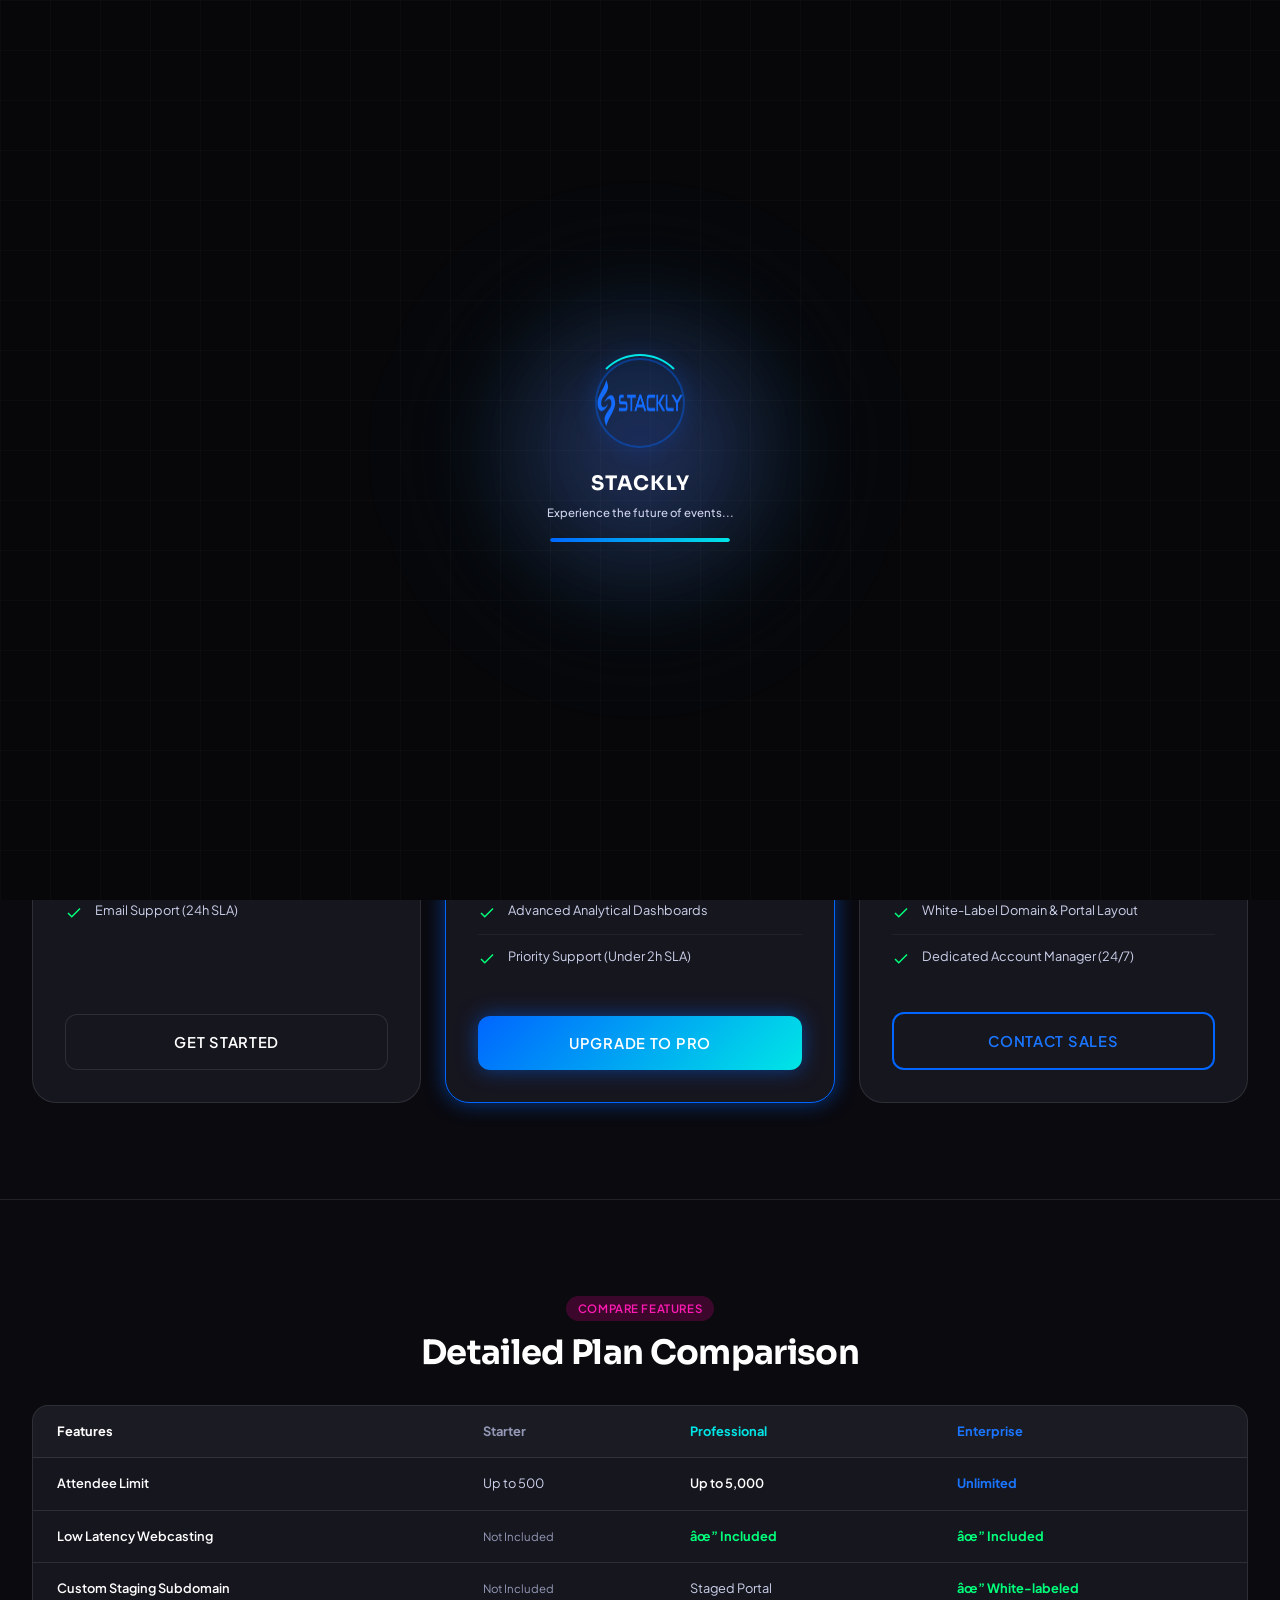
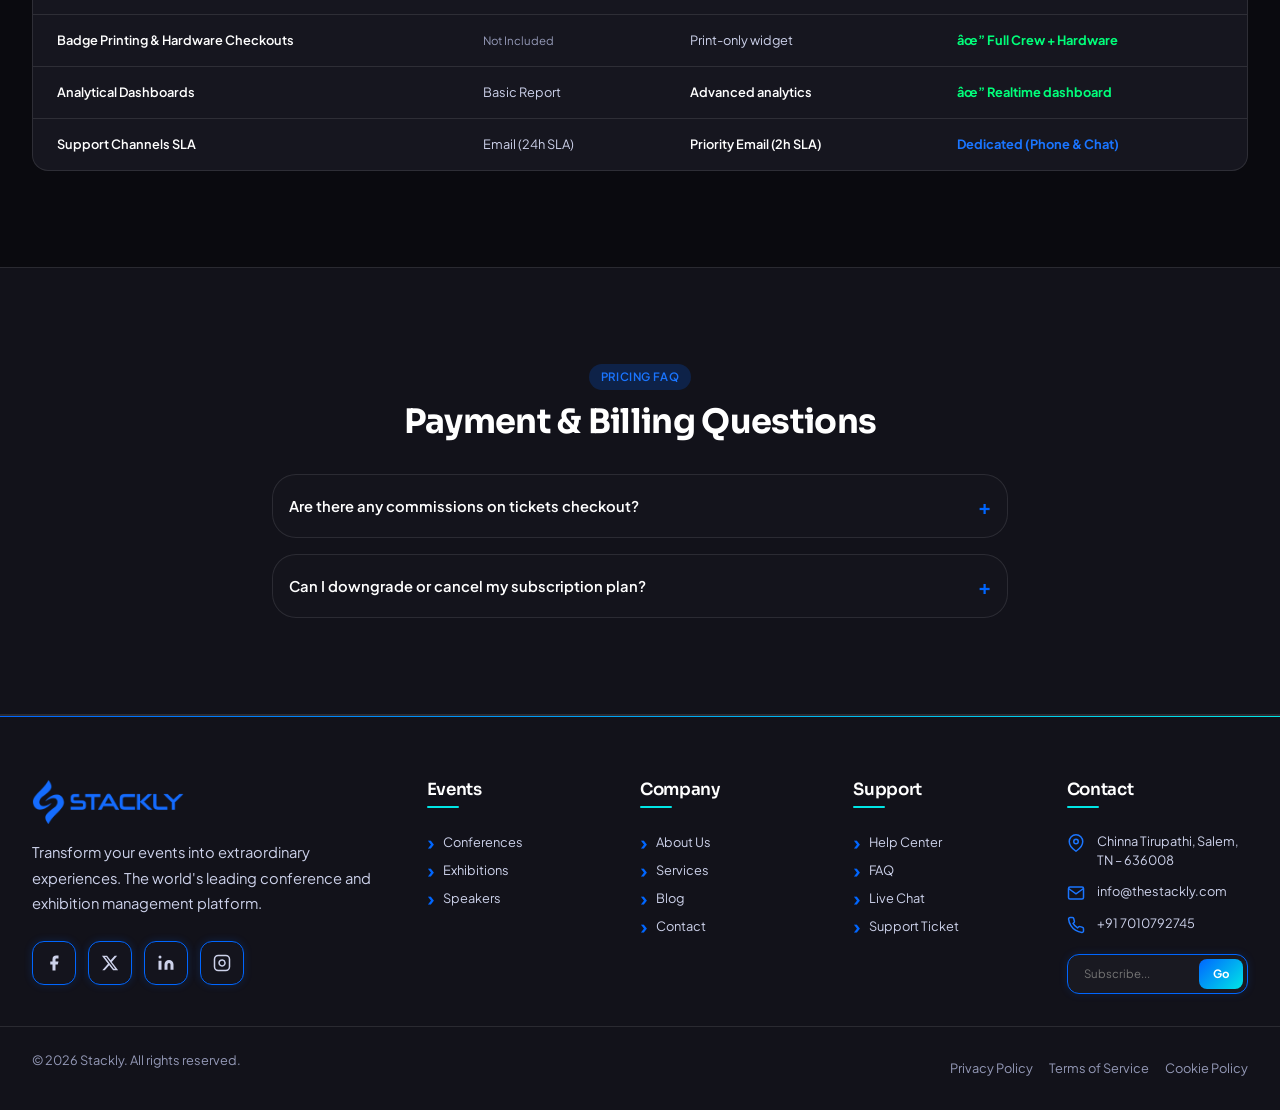
<file: pricing.html>
<!DOCTYPE html>

<html lang="en" data-theme="dark">

<head>

  <meta charset="UTF-8">

  <meta name="viewport" content="width=device-width, initial-scale=1.0">

  <meta name="description" content="Flexible pricing plans tailored for event organizers of all sizes at Stackly.">

  <title>Pricing Plans - Stackly</title>

  <link rel="icon" type="image/svg+xml" href="data:image/svg+xml,%3Csvg xmlns='http://www.w3.org/2000/svg' viewBox='0 0 100 100'%3E%3Cdefs%3E%3ClinearGradient id='g' x1='0%25' y1='0%25' x2='100%25' y2='100%25'%3E%3Cstop offset='0%25' style='stop-color:%230066ff'/%3E%3Cstop offset='100%25' style='stop-color:%2300e6e6'/%3E%3C/linearGradient%3E%3C/defs%3E%3Crect width='100' height='100' rx='20' fill='url(%23g)'/%3E%3Cpath d='M30 35h40v5H30zm0 12h40v5H30zm0 12h30v5H30z' fill='white'/%3E%3C/svg%3E">

  <link rel="preconnect" href="https://fonts.googleapis.com">

  <link rel="preconnect" href="https://fonts.gstatic.com" crossorigin>

  <link href="https://fonts.googleapis.com/css2?family=Plus+Jakarta+Sans:wght@300;400;500;600;700;800&family=Sora:wght@400;500;600;700;800&family=JetBrains+Mono:wght@400;500&display=swap" rel="stylesheet">

  <link rel="stylesheet" href="css/main.css">

</head>

<body>

  <div class="loading-screen" id="loadingScreen"></div>



  <a href="#main-content" class="skip-link">Skip to content</a>



  <!-- Header -->

  <header class="header" id="header">

    <div class="header-container">

      <a href="index.html" class="header-logo">

        <div class="header-logo-icon"><svg viewBox="0 0 24 24" fill="none" stroke="currentColor" stroke-width="2"><rect x="3" y="3" width="18" height="18" rx="2" ry="2"></rect><line x1="3" y1="9" x2="21" y2="9"></line><line x1="9" y1="21" x2="9" y2="9"></line></svg></div>

        <span class="header-logo-text">Stackly</span>

      </a>

      <nav class="header-nav">

        <a href="index.html" class="header-nav-link">Home</a>

        <div class="header-nav-item">

          <a href="#" class="header-nav-link">Events</a>

          <div class="header-dropdown">

            <a href="conferences.html" class="header-dropdown-link">

              <svg viewBox="0 0 24 24" fill="none" stroke="currentColor" stroke-width="2"><rect x="3" y="3" width="18" height="18" rx="2" ry="2"></rect><line x1="3" y1="9" x2="21" y2="9"></line></svg>

              Conferences

            </a>

            <a href="exhibitions.html" class="header-dropdown-link">

              <svg viewBox="0 0 24 24" fill="none" stroke="currentColor" stroke-width="2"><path d="M12 2L2 7l10 5 10-5-10-5z"></path><path d="M2 17l10 5 10-5"></path><path d="M2 12l10 5 10-5"></path></svg>

              Exhibitions

            </a>

            <a href="speakers.html" class="header-dropdown-link">

              <svg viewBox="0 0 24 24" fill="none" stroke="currentColor" stroke-width="2"><path d="M17 21v-2a4 4 0 0 0-4-4H5a4 4 0 0 0-4 4v2"></path><circle cx="9" cy="7" r="4"></circle><path d="M23 21v-2a4 4 0 0 0-3-3.87"></path><path d="M16 3.13a4 4 0 0 1 0 7.75"></path></svg>

              Speakers

            </a>

          </div>

        </div>

        <a href="about.html" class="header-nav-link">About</a>

        <a href="services.html" class="header-nav-link">Services</a>

        <a href="pricing.html" class="header-nav-link active">Pricing</a>

        <a href="blog.html" class="header-nav-link">Blog</a>

        <a href="contact.html" class="header-nav-link">Contact</a>

      </nav>

      <div class="header-actions">

        <a href="login.html" class="btn btn-secondary btn-sm">Login</a>

        <a href="register.html" class="btn btn-primary btn-sm">Register</a>

        <button class="header-menu-toggle" aria-label="Menu"><svg viewBox="0 0 24 24" width="24" height="24" fill="none" stroke="currentColor" stroke-width="2"><line x1="3" y1="6" x2="21" y2="6"></line><line x1="3" y1="12" x2="21" y2="12"></line><line x1="3" y1="18" x2="21" y2="18"></line></svg></button>

      </div>

    </div>

  </header>



  <nav class="mobile-nav" id="mobileNav">

    <div class="mobile-nav-content">

      <a href="index.html" class="mobile-nav-link">Home</a>

      <a href="conferences.html" class="mobile-nav-link">Conferences</a>

      <a href="exhibitions.html" class="mobile-nav-link">Exhibitions</a>

      <a href="speakers.html" class="mobile-nav-link">Speakers</a>

      <a href="about.html" class="mobile-nav-link">About</a>

      <a href="services.html" class="mobile-nav-link">Services</a>

      <a href="pricing.html" class="mobile-nav-link active">Pricing</a>

      <a href="blog.html" class="mobile-nav-link">Blog</a>

      <a href="contact.html" class="mobile-nav-link">Contact</a>

      <div class="mobile-nav-divider"></div>

      <a href="login.html" class="mobile-nav-link">Login</a>

      <a href="register.html" class="mobile-nav-link">Register</a>

    </div>

  </nav>



  <main id="main-content">

    <!-- Page Header -->

    <section class="page-header">

      <div class="page-header-bg" style="background-image: url('assets/hero_pricing.webp');"></div>

      <div class="container">

        <h1 class="page-header-title">Flexible Pricing Plans</h1>

        <p class="page-header-description">Choose the plan that fits your business needs, whether you are hosting a local seminar or a global hybrid expo. Get transparent pricing, robust features, and 24/7 dedicated organizer support.</p>

        <nav class="breadcrumb page-header-breadcrumb">

          <a href="index.html" class="breadcrumb-item">Home</a>

          <span class="breadcrumb-separator">/</span>

          <span class="breadcrumb-item active">Pricing</span>

        </nav>

        

      </div>

    </section>



    <!-- Pricing Section -->

    <section class="section">

      <div class="container">

        <!-- Billing Toggle -->

        <div style="display: flex; align-items: center; justify-content: center; gap: var(--space-4); margin-bottom: var(--space-12);" data-animate="fade-up">

          <span style="font-weight: var(--fw-semibold); color: var(--text-primary);">Monthly Billing</span>

          <label class="toggle-switch">

            <input type="checkbox" id="billingToggle">

            <span class="toggle-slider"></span>

          </label>

          <span style="font-weight: var(--fw-semibold); color: var(--text-primary); display: flex; align-items: center; gap: 8px;">

            Yearly Billing

            <span class="badge badge-success" style="font-size: var(--fs-xs); padding: 2px 6px;">Save 20%</span>

          </span>

        </div>



        <!-- Pricing Cards Grid -->

        <div class="grid grid-cols-1 md:grid-cols-3 gap-6 items-stretch">

          <!-- Card 1: Starter -->

          <div class="feature-card" data-animate="fade-up" style="display: flex; flex-direction: column;">

            <div style="margin-bottom: var(--space-6);">

              <h3 class="pricing-title">Starter Plan</h3>

              <p class="pricing-description">Perfect for small meetups, local workshops, and simple ticketing events.</p>

              <div class="pricing-price">

                <span class="pricing-amount" id="priceStarter">$49</span>

                <span class="pricing-period">/ month</span>

              </div>

            </div>

            <ul class="pricing-features" style="list-style: none; margin-bottom: var(--space-8); flex: 1;">

              <li class="pricing-feature">

                <svg viewBox="0 0 24 24" width="16" height="16" fill="none" stroke="var(--success-500)" stroke-width="2" style="margin-top: 3px; flex-shrink: 0;"><polyline points="20 6 9 17 4 12"></polyline></svg>

                Up to 500 Attendees / Event

              </li>

              <li class="pricing-feature">

                <svg viewBox="0 0 24 24" width="16" height="16" fill="none" stroke="var(--success-500)" stroke-width="2" style="margin-top: 3px; flex-shrink: 0;"><polyline points="20 6 9 17 4 12"></polyline></svg>

                Basic Ticketing & Invoicing

              </li>

              <li class="pricing-feature">

                <svg viewBox="0 0 24 24" width="16" height="16" fill="none" stroke="var(--success-500)" stroke-width="2" style="margin-top: 3px; flex-shrink: 0;"><polyline points="20 6 9 17 4 12"></polyline></svg>

                Email Invites & Reminders

              </li>

              <li class="pricing-feature">

                <svg viewBox="0 0 24 24" width="16" height="16" fill="none" stroke="var(--success-500)" stroke-width="2" style="margin-top: 3px; flex-shrink: 0;"><polyline points="20 6 9 17 4 12"></polyline></svg>

                Email Support (24h SLA)

              </li>

            </ul>

            <a href="404.html" class="btn btn-secondary btn-lg" style="width: 100%;">Get Started</a>

          </div>



          <!-- Card 2: Pro -->

          <div class="feature-card" data-animate="fade-up" data-delay="100" style="display: flex; flex-direction: column; border-color: var(--primary-500); box-shadow: var(--shadow-glow); position: relative;">

            <div style="position: absolute; top: var(--space-4); right: var(--space-4);">

              <span class="badge badge-primary">Most Popular</span>

            </div>

            <div style="margin-bottom: var(--space-6);">

              <h3 class="pricing-title">Professional</h3>

              <p class="pricing-description">Best for scaling conferences, corporate expos, and hybrid summit events.</p>

              <div class="pricing-price">

                <span class="pricing-amount" id="pricePro">$149</span>

                <span class="pricing-period">/ month</span>

              </div>

            </div>

            <ul class="pricing-features" style="list-style: none; margin-bottom: var(--space-8); flex: 1;">

              <li class="pricing-feature">

                <svg viewBox="0 0 24 24" width="16" height="16" fill="none" stroke="var(--success-500)" stroke-width="2" style="margin-top: 3px; flex-shrink: 0;"><polyline points="20 6 9 17 4 12"></polyline></svg>

                Up to 5,000 Attendees / Event

              </li>

              <li class="pricing-feature">

                <svg viewBox="0 0 24 24" width="16" height="16" fill="none" stroke="var(--success-500)" stroke-width="2" style="margin-top: 3px; flex-shrink: 0;"><polyline points="20 6 9 17 4 12"></polyline></svg>

                Low Latency Hybrid Webcasting

              </li>

              <li class="pricing-feature">

                <svg viewBox="0 0 24 24" width="16" height="16" fill="none" stroke="var(--success-500)" stroke-width="2" style="margin-top: 3px; flex-shrink: 0;"><polyline points="20 6 9 17 4 12"></polyline></svg>

                Custom Badge Printing Widgets

              </li>

              <li class="pricing-feature">

                <svg viewBox="0 0 24 24" width="16" height="16" fill="none" stroke="var(--success-500)" stroke-width="2" style="margin-top: 3px; flex-shrink: 0;"><polyline points="20 6 9 17 4 12"></polyline></svg>

                Advanced Analytical Dashboards

              </li>

              <li class="pricing-feature">

                <svg viewBox="0 0 24 24" width="16" height="16" fill="none" stroke="var(--success-500)" stroke-width="2" style="margin-top: 3px; flex-shrink: 0;"><polyline points="20 6 9 17 4 12"></polyline></svg>

                Priority Support (Under 2h SLA)

              </li>

            </ul>

            <a href="404.html" class="btn btn-primary btn-lg" style="width: 100%;">Upgrade to Pro</a>

          </div>



          <!-- Card 3: Enterprise -->

          <div class="feature-card" data-animate="fade-up" data-delay="200" style="display: flex; flex-direction: column;">

            <div style="margin-bottom: var(--space-6);">

              <h3 class="pricing-title">Enterprise</h3>

              <p class="pricing-description">Custom white-label setups, bulk scaling, and dedicated coordination teams.</p>

              <div class="pricing-price">

                <span class="pricing-amount">Custom</span>

                <span class="pricing-period">/ quote</span>

              </div>

            </div>

            <ul class="pricing-features" style="list-style: none; margin-bottom: var(--space-8); flex: 1;">

              <li class="pricing-feature">

                <svg viewBox="0 0 24 24" width="16" height="16" fill="none" stroke="var(--success-500)" stroke-width="2" style="margin-top: 3px; flex-shrink: 0;"><polyline points="20 6 9 17 4 12"></polyline></svg>

                Unlimited Attendees & Streaming

              </li>

              <li class="pricing-feature">

                <svg viewBox="0 0 24 24" width="16" height="16" fill="none" stroke="var(--success-500)" stroke-width="2" style="margin-top: 3px; flex-shrink: 0;"><polyline points="20 6 9 17 4 12"></polyline></svg>

                Dedicated On-site AV Technicians

              </li>

              <li class="pricing-feature">

                <svg viewBox="0 0 24 24" width="16" height="16" fill="none" stroke="var(--success-500)" stroke-width="2" style="margin-top: 3px; flex-shrink: 0;"><polyline points="20 6 9 17 4 12"></polyline></svg>

                SSO & Custom SAML Security

              </li>

              <li class="pricing-feature">

                <svg viewBox="0 0 24 24" width="16" height="16" fill="none" stroke="var(--success-500)" stroke-width="2" style="margin-top: 3px; flex-shrink: 0;"><polyline points="20 6 9 17 4 12"></polyline></svg>

                White-Label Domain & Portal Layout

              </li>

              <li class="pricing-feature">

                <svg viewBox="0 0 24 24" width="16" height="16" fill="none" stroke="var(--success-500)" stroke-width="2" style="margin-top: 3px; flex-shrink: 0;"><polyline points="20 6 9 17 4 12"></polyline></svg>

                Dedicated Account Manager (24/7)

              </li>

            </ul>

            <a href="contact.html" class="btn btn-outline btn-lg" style="width: 100%;">Contact Sales</a>

          </div>

        </div>

      </div>

    </section>



        <!-- Plan Comparison -->

    <section class="section" style="border-top: 1px solid var(--border-primary);">

      <div class="container">

        <div class="text-center mb-8">

          <span class="badge badge-accent mb-3">Compare Features</span>

          <h2>Detailed Plan Comparison</h2>

        </div>

        <div style="overflow-x: auto; background: var(--bg-card); border-radius: var(--radius-xl); border: 1px solid var(--border-primary);">

          <table style="width: 100%; border-collapse: collapse; font-size: var(--fs-sm); text-align: left;">

            <thead>

              <tr style="border-bottom: 1px solid var(--border-primary); background: rgba(255,255,255,0.02);">

                <th style="padding: var(--space-4) var(--space-6); font-weight: var(--fw-bold);">Features</th>

                <th style="padding: var(--space-4) var(--space-6); font-weight: var(--fw-bold); color: var(--text-muted);">Starter</th>

                <th style="padding: var(--space-4) var(--space-6); font-weight: var(--fw-bold); color: #00e6e6;">Professional</th>

                <th style="padding: var(--space-4) var(--space-6); font-weight: var(--fw-bold); color: var(--primary-400);">Enterprise</th>

              </tr>

            </thead>

            <tbody>

              <tr style="border-bottom: 1px solid var(--border-primary);">

                <td style="padding: var(--space-4) var(--space-6); font-weight: var(--fw-semibold);">Attendee Limit</td>

                <td style="padding: var(--space-4) var(--space-6); color: var(--text-secondary);">Up to 500</td>

                <td style="padding: var(--space-4) var(--space-6); color: #fff; font-weight: var(--fw-semibold);">Up to 5,000</td>

                <td style="padding: var(--space-4) var(--space-6); color: var(--primary-400); font-weight: var(--fw-bold);">Unlimited</td>

              </tr>

              <tr style="border-bottom: 1px solid var(--border-primary);">

                <td style="padding: var(--space-4) var(--space-6); font-weight: var(--fw-semibold);">Low Latency Webcasting</td>

                <td style="padding: var(--space-4) var(--space-6); color: var(--text-muted); font-size: var(--fs-xs);">Not Included</td>

                <td style="padding: var(--space-4) var(--space-6); color: var(--success-500); font-weight: var(--fw-bold);">âœ” Included</td>

                <td style="padding: var(--space-4) var(--space-6); color: var(--success-500); font-weight: var(--fw-bold);">âœ” Included</td>

              </tr>

              <tr style="border-bottom: 1px solid var(--border-primary);">

                <td style="padding: var(--space-4) var(--space-6); font-weight: var(--fw-semibold);">Custom Staging Subdomain</td>

                <td style="padding: var(--space-4) var(--space-6); color: var(--text-muted); font-size: var(--fs-xs);">Not Included</td>

                <td style="padding: var(--space-4) var(--space-6); color: var(--text-secondary);">Staged Portal</td>

                <td style="padding: var(--space-4) var(--space-6); color: var(--success-500); font-weight: var(--fw-bold);">âœ” White-labeled</td>

              </tr>

              <tr style="border-bottom: 1px solid var(--border-primary);">

                <td style="padding: var(--space-4) var(--space-6); font-weight: var(--fw-semibold);">Badge Printing & Hardware Checkouts</td>

                <td style="padding: var(--space-4) var(--space-6); color: var(--text-muted); font-size: var(--fs-xs);">Not Included</td>

                <td style="padding: var(--space-4) var(--space-6); color: var(--text-secondary);">Print-only widget</td>

                <td style="padding: var(--space-4) var(--space-6); color: var(--success-500); font-weight: var(--fw-bold);">âœ” Full Crew + Hardware</td>

              </tr>

              <tr style="border-bottom: 1px solid var(--border-primary);">

                <td style="padding: var(--space-4) var(--space-6); font-weight: var(--fw-semibold);">Analytical Dashboards</td>

                <td style="padding: var(--space-4) var(--space-6); color: var(--text-secondary);">Basic Report</td>

                <td style="padding: var(--space-4) var(--space-6); color: #fff; font-weight: var(--fw-semibold);">Advanced analytics</td>

                <td style="padding: var(--space-4) var(--space-6); color: var(--success-500); font-weight: var(--fw-bold);">âœ” Realtime dashboard</td>

              </tr>

              <tr>

                <td style="padding: var(--space-4) var(--space-6); font-weight: var(--fw-semibold);">Support Channels SLA</td>

                <td style="padding: var(--space-4) var(--space-6); color: var(--text-secondary);">Email (24h SLA)</td>

                <td style="padding: var(--space-4) var(--space-6); color: #fff; font-weight: var(--fw-semibold);">Priority Email (2h SLA)</td>

                <td style="padding: var(--space-4) var(--space-6); color: var(--primary-400); font-weight: var(--fw-bold);">Dedicated (Phone & Chat)</td>

              </tr>

            </tbody>

          </table>

        </div>

      </div>

    </section>



    <!-- Pricing FAQ Section -->

    <section class="section bg-secondary" style="border-top: 1px solid var(--border-primary); border-bottom: 1px solid var(--border-primary);">

      <div class="container" style="max-width: 800px;">

        <div class="text-center mb-8">

          <span class="badge badge-primary mb-3">Pricing FAQ</span>

          <h2>Payment & Billing Questions</h2>

        </div>

        <div style="display: flex; flex-direction: column; gap: var(--space-4);">

          <details class="glass-panel" style="padding: var(--space-4); cursor: pointer;">

            <summary style="font-weight: var(--fw-semibold); font-size: var(--fs-md); color: #fff; list-style: none; display: flex; justify-content: space-between; align-items: center;">

              <span>Are there any commissions on tickets checkout?</span>

              <span style="font-size: var(--fs-xl); color: var(--primary-500); font-weight: var(--fw-bold);">+</span>

            </summary>

            <p class="text-secondary" style="margin-top: var(--space-3); font-size: var(--fs-sm); line-height: var(--lh-relaxed); cursor: default;">No. We believe in keeping ticketing pricing clean and simple. Unlike other platforms, we do NOT take commission margins or transactional cuts from ticket purchases. You pay only the flat monthly/annual subscription fee.</p>

          </details>

          <details class="glass-panel" style="padding: var(--space-4); cursor: pointer;">

            <summary style="font-weight: var(--fw-semibold); font-size: var(--fs-md); color: #fff; list-style: none; display: flex; justify-content: space-between; align-items: center;">

              <span>Can I downgrade or cancel my subscription plan?</span>

              <span style="font-size: var(--fs-xl); color: var(--primary-500); font-weight: var(--fw-bold);">+</span>

            </summary>

            <p class="text-secondary" style="margin-top: var(--space-3); font-size: var(--fs-sm); line-height: var(--lh-relaxed); cursor: default;">Absolutely. You can cancel or change your plan level directly inside your organizer admin dashboard settings panel at any time. There are no locking periods or cancellation fees.</p>

          </details>

        </div>

      </div>

    </section>



    <!-- FAQ Accordion Section -->



  </main>



  <!-- Footer -->

  <!-- Footer -->

  <footer class="footer">

    <div class="footer-main">

      <div class="container">

        <div class="footer-grid">

          <div class="footer-brand">

            <div class="footer-logo">

              <div class="footer-logo-icon">

                <svg viewBox="0 0 24 24" fill="none" stroke="currentColor" stroke-width="2">

                  <rect x="3" y="3" width="18" height="18" rx="2" ry="2"></rect>

                  <line x1="3" y1="9" x2="21" y2="9"></line>

                  <line x1="9" y1="21" x2="9" y2="9"></line>

                </svg>

              </div>

              <span class="footer-logo-text">Stackly</span>

            </div>

            <p class="footer-description">

              Transform your events into extraordinary experiences. The world's leading conference and exhibition management platform.

            </p>

            <div class="footer-social">

              <a href="404.html" class="footer-social-link" aria-label="Facebook">

                <svg viewBox="0 0 24 24" width="18" height="18" fill="currentColor">

                  <path d="M18 2h-3a5 5 0 0 0-5 5v3H7v4h3v8h4v-8h3l1-4h-4V7a1 1 0 0 1 1-1h3z"></path>

                </svg>

              </a>

              <a href="404.html" class="footer-social-link" aria-label="X (Twitter)">

                <svg viewBox="0 0 24 24" width="18" height="18" fill="currentColor">

                  <path d="M18.244 2.25h3.308l-7.227 8.26 8.502 11.24H16.17l-5.214-6.817L4.99 21.75H1.68l7.73-8.835L1.254 2.25H8.08l4.713 6.231zm-1.161 17.52h1.833L7.084 4.126H5.117z"></path>

                </svg>

              </a>

              <a href="404.html" class="footer-social-link" aria-label="LinkedIn">

                <svg viewBox="0 0 24 24" width="18" height="18" fill="currentColor">

                  <path d="M16 8a6 6 0 0 1 6 6v7h-4v-7a2 2 0 0 0-2-2 2 2 0 0 0-2 2v7h-4v-7a6 6 0 0 1 6-6z"></path>

                  <rect x="2" y="9" width="4" height="12"></rect>

                  <circle cx="4" cy="4" r="2"></circle>

                </svg>

              </a>

              <a href="404.html" class="footer-social-link" aria-label="Instagram">

                <svg viewBox="0 0 24 24" width="18" height="18" fill="none" stroke="currentColor" stroke-width="2">

                  <rect x="2" y="2" width="20" height="20" rx="5" ry="5"></rect>

                  <path d="M16 11.37A4 4 0 1 1 12.63 8 4 4 0 0 1 16 11.37z"></path>

                  <line x1="17.5" y1="6.5" x2="17.51" y2="6.5"></line>

                </svg>

              </a>

            </div>

          </div>



          <div class="footer-column">

            <h4 class="footer-column-title">Events</h4>

            <ul class="footer-links">

              <li><a href="conferences.html" class="footer-link">Conferences</a></li>

              <li><a href="exhibitions.html" class="footer-link">Exhibitions</a></li>

              <li><a href="speakers.html" class="footer-link">Speakers</a></li>

            </ul>

          </div>



          <div class="footer-column">

            <h4 class="footer-column-title">Company</h4>

            <ul class="footer-links">

              <li><a href="about.html" class="footer-link">About Us</a></li>

              <li><a href="services.html" class="footer-link">Services</a></li>

              <li><a href="blog.html" class="footer-link">Blog</a></li>

              <li><a href="contact.html" class="footer-link">Contact</a></li>

            </ul>

          </div>



          <div class="footer-column">

            <h4 class="footer-column-title">Support</h4>

            <ul class="footer-links">

              <li><a href="404.html" class="footer-link">Help Center</a></li>

              <li><a href="404.html" class="footer-link">FAQ</a></li>

              <li><a href="404.html" class="footer-link">Live Chat</a></li>

              <li><a href="404.html" class="footer-link">Support Ticket</a></li>

            </ul>

          </div>



          <div class="footer-column">

            <h4 class="footer-column-title">Contact</h4>

            <div class="footer-contact">

              <div class="footer-contact-item">

                <svg viewBox="0 0 24 24" width="18" height="18" fill="none" stroke="currentColor" stroke-width="2">

                  <path d="M21 10c0 7-9 13-9 13s-9-6-9-13a9 9 0 0 1 18 0z"></path>

                  <circle cx="12" cy="10" r="3"></circle>

                </svg>

                <span>Chinna Tirupathi, Salem, TN – 636008</span>

              </div>

              <div class="footer-contact-item">

                <svg viewBox="0 0 24 24" width="18" height="18" fill="none" stroke="currentColor" stroke-width="2">

                  <path d="M4 4h16c1.1 0 2 .9 2 2v12c0 1.1-.9 2-2 2H4c-1.1 0-2-.9-2-2V6c0-1.1.9-2 2-2z"></path>

                  <polyline points="22,6 12,13 2,6"></polyline>

                </svg>

                <span>info@thestackly.com</span>

              </div>

              <div class="footer-contact-item">

                <svg viewBox="0 0 24 24" width="18" height="18" fill="none" stroke="currentColor" stroke-width="2">

                  <path d="M22 16.92v3a2 2 0 0 1-2.18 2 19.79 19.79 0 0 1-8.63-3.07 19.5 19.5 0 0 1-6-6 19.79 19.79 0 0 1-3.07-8.67A2 2 0 0 1 4.11 2h3a2 2 0 0 1 2 1.72c.127.96.361 1.903.7 2.81a2 2 0 0 1-.45 2.11L8.09 9.91a16 16 0 0 0 6 6l1.27-1.27a2 2 0 0 1 2.11-.45c.907.339 1.85.573 2.81.7A2 2 0 0 1 22 16.92z"></path>

                </svg>

                <span>+91 7010792745</span>

              </div>

            </div>

          </div>

        </div>

      </div>

    </div>



    <div class="footer-bottom">

      <div class="container">

        <div class="footer-bottom-content">

          <p class="footer-copyright">

            &copy; 2026 Stackly. All rights reserved.

          </p>

          <div class="footer-legal-links">

            <a href="privacy.html" class="footer-legal-link">Privacy Policy</a>

            <a href="terms.html" class="footer-legal-link">Terms of Service</a>

            <a href="#" class="footer-legal-link">Cookie Policy</a>

          </div>

        </div>

      </div>

    </div>

  </footer>



  <button class="scroll-top" aria-label="Scroll to top">

    <svg viewBox="0 0 24 24" width="24" height="24" fill="none" stroke="currentColor" stroke-width="2"><line x1="12" y1="19" x2="12" y2="5"></line><polyline points="5 12 12 5 19 12"></polyline></svg>

  </button>



  <script src="js/utils.js"></script>

  <script src="js/app.js"></script>

  <script>

    window.addEventListener('load', () => {

      setTimeout(() => {

        document.getElementById('loadingScreen')?.classList.add('hidden');

      }, 500);

    });



    // Handle billing toggle updates

    const billingToggle = document.getElementById('billingToggle');

    const priceStarter = document.getElementById('priceStarter');

    const pricePro = document.getElementById('pricePro');



    billingToggle.addEventListener('change', () => {

      if (billingToggle.checked) {

        // Yearly prices

        priceStarter.textContent = '$39';

        pricePro.textContent = '$119';

      } else {

        // Monthly prices

        priceStarter.textContent = '$49';

        pricePro.textContent = '$149';

      }

    });

  </script>

</body>

</html>
</file>
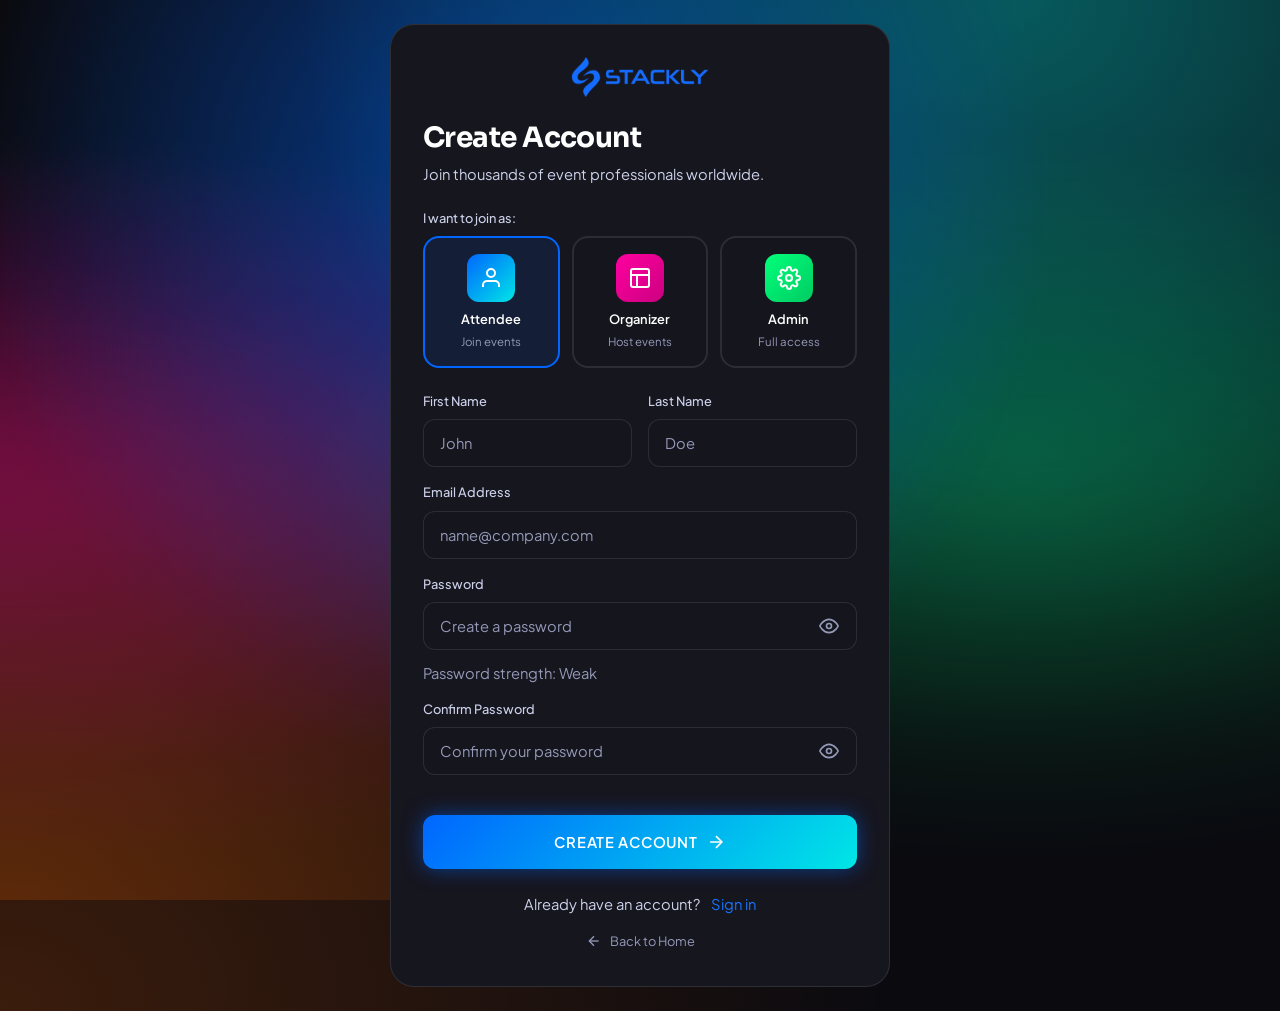
<file: register.html>
<!DOCTYPE html>
<html lang="en" data-theme="dark">

<head>
  <meta charset="UTF-8">
  <meta name="viewport" content="width=device-width, initial-scale=1.0">
  <meta name="description" content="Register for Stackly - Create your account and start exploring events.">
  <title>Register - Stackly</title>
  <link rel="icon" type="image/svg+xml"
    href="data:image/svg+xml,%3Csvg xmlns='http://www.w3.org/2000/svg' viewBox='0 0 100 100'%3E%3Cdefs%3E%3ClinearGradient id='g' x1='0%25' y1='0%25' x2='100%25' y2='100%25'%3E%3Cstop offset='0%25' style='stop-color:%230066ff'/%3E%3Cstop offset='100%25' style='stop-color:%2300e6e6'/%3E%3C/linearGradient%3E%3C/defs%3E%3Crect width='100' height='100' rx='20' fill='url(%23g)'/%3E%3Cpath d='M30 35h40v5H30zm0 12h40v5H30zm0 12h30v5H30z' fill='white'/%3E%3C/svg%3E">
  <link rel="preconnect" href="https://fonts.googleapis.com">
  <link rel="preconnect" href="https://fonts.gstatic.com" crossorigin>
  <link
    href="https://fonts.googleapis.com/css2?family=Plus+Jakarta+Sans:wght@300;400;500;600;700;800&family=Sora:wght@400;500;600;700;800&family=JetBrains+Mono:wght@400;500&display=swap"
    rel="stylesheet">
  <link rel="stylesheet" href="css/main.css">
  <style>
    .auth-page {
      min-height: 100vh;
      display: flex;
      position: relative;
      overflow: hidden;
    }

    .auth-bg {
      position: absolute;
      inset: 0;
      background: var(--gradient-mesh);
      z-index: -1;
    }

    .auth-panel {
      flex: 1;
      display: flex;
      align-items: center;
      justify-content: center;
      padding: var(--space-6);
    }

    .auth-form-container {
      width: 100%;
      max-width: 500px;
    }

    .auth-logo {
      display: flex;
      align-items: center;
      gap: var(--space-3);
      margin-bottom: var(--space-8);
    }

    .auth-logo-icon {
      width: 48px;
      height: 48px;
      background: var(--gradient-primary);
      border-radius: var(--radius-lg);
      display: flex;
      align-items: center;
      justify-content: center;
    }

    .auth-logo-text {
      font-family: var(--font-display);
      font-size: var(--fs-2xl);
      font-weight: var(--fw-bold);
      background: var(--gradient-primary);
      -webkit-background-clip: text;
      -webkit-text-fill-color: transparent;
    }

    .auth-card {
      background: var(--bg-card);
      border: 1px solid var(--border-primary);
      border-radius: var(--radius-2xl);
      padding: var(--space-8);
      animation: fadeInUp 0.6s ease;
    }

    .auth-title {
      font-size: var(--fs-3xl);
      font-weight: var(--fw-bold);
      margin-bottom: var(--space-2);
    }

    .auth-subtitle {
      color: var(--text-secondary);
      margin-bottom: var(--space-6);
    }

    .role-selection {
      display: grid;
      grid-template-columns: 1fr;
      gap: var(--space-3);
      margin-bottom: var(--space-6);
    }

    @media (min-width: 480px) {
      .role-selection {
        grid-template-columns: repeat(3, 1fr);
      }
    }

    .role-card {
      position: relative;
      padding: var(--space-4);
      background: var(--bg-glass);
      border: 2px solid var(--border-primary);
      border-radius: var(--radius-xl);
      cursor: pointer;
      text-align: center;
      transition: all var(--transition-fast);
    }

    .role-card:hover {
      border-color: var(--primary-500);
      transform: translateY(-2px);
    }

    .role-card.selected {
      border-color: var(--primary-500);
      background: rgba(0, 102, 255, 0.1);
    }

    .role-card input {
      position: absolute;
      opacity: 0;
      cursor: pointer;
    }

    .role-icon {
      width: 48px;
      height: 48px;
      margin: 0 auto var(--space-2);
      background: var(--gradient-primary);
      border-radius: var(--radius-lg);
      display: flex;
      align-items: center;
      justify-content: center;
    }

    .role-title {
      font-size: var(--fs-sm);
      font-weight: var(--fw-semibold);
      margin-bottom: var(--space-1);
    }

    .role-desc {
      font-size: var(--fs-xs);
      color: var(--text-muted);
    }

    .role-card[data-role="organizer"] .role-icon {
      background: linear-gradient(135deg, #ff00a0, #cc0080);
    }

    .role-card[data-role="admin"] .role-icon {
      background: linear-gradient(135deg, #00ff7a, #00cc62);
    }

    .step-indicator {
      display: flex;
      justify-content: center;
      gap: var(--space-4);
      margin-bottom: var(--space-6);
    }

    .step {
      width: 40px;
      height: 40px;
      border-radius: var(--radius-full);
      background: var(--bg-glass);
      border: 2px solid var(--border-primary);
      display: flex;
      align-items: center;
      justify-content: center;
      font-weight: var(--fw-semibold);
      color: var(--text-muted);
      transition: all var(--transition-fast);
    }

    .step.active {
      background: var(--gradient-primary);
      border-color: transparent;
      color: white;
    }

    .step.completed {
      background: var(--success-500);
      border-color: transparent;
      color: white;
    }

    .step-line {
      flex: 1;
      max-width: 100px;
      height: 2px;
      background: var(--border-primary);
      margin-top: 19px;
    }

    .password-strength {
      display: flex;
      gap: var(--space-1);
      margin-top: var(--space-2);
    }

    .strength-bar {
      flex: 1;
      height: 4px;
      background: var(--bg-glass);
      border-radius: var(--radius-full);
      transition: background var(--transition-fast);
    }

    .strength-bar.active {
      background: var(--error-500);
    }

    .strength-bar.active.medium {
      background: var(--warning-500);
    }

    .strength-bar.active.strong {
      background: var(--success-500);
    }

    .auth-illustration {
      display: none;
      flex: 1;
      background-image: linear-gradient(135deg, rgba(7, 7, 10, 0.75), rgba(7, 7, 10, 0.8)), url('assets/auth_bg.webp');
      background-size: cover;
      background-position: center;
      align-items: center;
      justify-content: center;
      position: relative;
    }

    @media (min-width: 1024px) {
      .auth-illustration {
        display: flex;
      }
    }

    .auth-illustration-content {
      text-align: center;
      padding: var(--space-8);
      max-width: 500px;
    }

    .auth-3d {
      width: 300px;
      height: 300px;
      position: relative;
      margin: 0 auto var(--space-6);
    }
  </style>
</head>

<body>
  <div class="auth-page">
    <div class="auth-bg"></div>

    <div class="auth-panel">
      <div class="auth-form-container">
        <div class="auth-card">
          <!-- Logo inside card -->
          <a href="index.html" class="auth-logo"
            style="display: flex; align-items: center; justify-content: center; gap: 0; margin-bottom: var(--space-6);">
            <img src="assets/logo-stackly.webp" alt="Stackly Logo" class="auth-logo-img"
              style="height: 40px; width: auto; border-radius: 6px; filter: brightness(0) saturate(100%) invert(32%) sepia(86%) saturate(2987%) hue-rotate(210deg) brightness(98%) contrast(107%);">
          </a>

          <h1 class="auth-title">Create Account</h1>
          <p class="auth-subtitle">Join thousands of event professionals worldwide.</p>

          <!-- Step 1: Account Details & Role Selection -->
          <div id="stepOne">
            <form data-validate novalidate onsubmit="event.preventDefault(); completeRegistration();">
              <div class="form-group mb-5">
                <label class="form-label mb-3">I want to join as:</label>
                <div class="role-selection">
                  <label class="role-card selected" data-role="attendee">
                    <input type="radio" name="role" value="attendee" checked style="position: absolute; opacity: 0;">
                    <div class="role-icon">
                      <svg viewBox="0 0 24 24" fill="none" stroke="currentColor" stroke-width="2" width="24"
                        height="24">
                        <path d="M20 21v-2a4 4 0 0 0-4-4H8a4 4 0 0 0-4 4v2"></path>
                        <circle cx="12" cy="7" r="4"></circle>
                      </svg>
                    </div>
                    <div class="role-title">Attendee</div>
                    <div class="role-desc">Join events</div>
                  </label>

                  <label class="role-card" data-role="organizer">
                    <input type="radio" name="role" value="organizer" style="position: absolute; opacity: 0;">
                    <div class="role-icon">
                      <svg viewBox="0 0 24 24" fill="none" stroke="currentColor" stroke-width="2" width="24"
                        height="24">
                        <rect x="3" y="3" width="18" height="18" rx="2" ry="2"></rect>
                        <line x1="3" y1="9" x2="21" y2="9"></line>
                        <line x1="9" y1="21" x2="9" y2="9"></line>
                      </svg>
                    </div>
                    <div class="role-title">Organizer</div>
                    <div class="role-desc">Host events</div>
                  </label>

                  <label class="role-card" data-role="admin">
                    <input type="radio" name="role" value="admin" style="position: absolute; opacity: 0;">
                    <div class="role-icon">
                      <svg viewBox="0 0 24 24" fill="none" stroke="currentColor" stroke-width="2" width="24"
                        height="24">
                        <circle cx="12" cy="12" r="3"></circle>
                        <path
                          d="M19.4 15a1.65 1.65 0 0 0 .33 1.82l.06.06a2 2 0 0 1 0 2.83 2 2 0 0 1-2.83 0l-.06-.06a1.65 1.65 0 0 0-1.82-.33 1.65 1.65 0 0 0-1 1.51V21a2 2 0 0 1-2 2 2 2 0 0 1-2-2v-.09A1.65 1.65 0 0 0 9 19.4a1.65 1.65 0 0 0-1.82.33l-.06.06a2 2 0 0 1-2.83 0 2 2 0 0 1 0-2.83l.06-.06a1.65 1.65 0 0 0 .33-1.82 1.65 1.65 0 0 0-1.51-1H3a2 2 0 0 1-2-2 2 2 0 0 1 2-2h.09A1.65 1.65 0 0 0 4.6 9a1.65 1.65 0 0 0-.33-1.82l-.06-.06a2 2 0 0 1 0-2.83 2 2 0 0 1 2.83 0l.06.06a1.65 1.65 0 0 0 1.82.33H9a1.65 1.65 0 0 0 1-1.51V3a2 2 0 0 1 2-2 2 2 0 0 1 2 2v.09a1.65 1.65 0 0 0 1 1.51 1.65 1.65 0 0 0 1.82-.33l.06-.06a2 2 0 0 1 2.83 0 2 2 0 0 1 0 2.83l-.06.06a1.65 1.65 0 0 0-.33 1.82V9a1.65 1.65 0 0 0 1.51 1H21a2 2 0 0 1 2 2 2 2 0 0 1-2 2h-.09a1.65 1.65 0 0 0-1.51 1z">
                        </path>
                      </svg>
                    </div>
                    <div class="role-title">Admin</div>
                    <div class="role-desc">Full access</div>
                  </label>
                </div>
              </div>

              <div class="grid md:grid-cols-2 gap-4">
                <div class="form-group">
                  <label class="form-label" for="firstName">First Name</label>
                  <input type="text" id="firstName" class="form-input" placeholder="John" required pattern="[A-Za-z\s]+"
                    title="First name must only contain letters and spaces"
                    oninput="this.value = this.value.replace(/[^A-Za-z\s]/g, '')">
                </div>
                <div class="form-group">
                  <label class="form-label" for="lastName">Last Name</label>
                  <input type="text" id="lastName" class="form-input" placeholder="Doe" required pattern="[A-Za-z\s]+"
                    title="Last name must only contain letters and spaces"
                    oninput="this.value = this.value.replace(/[^A-Za-z\s]/g, '')">
                </div>
              </div>

              <div class="form-group">
                <label class="form-label" for="email">Email Address</label>
                <input type="email" id="email" class="form-input" placeholder="name@company.com" required>
              </div>

              <div class="form-group">
                <label class="form-label" for="password">Password</label>
                <div class="password-input-wrapper">
                  <input type="password" id="password" class="form-input" placeholder="Create a password" required
                    minlength="8" oninput="checkPasswordStrength(this.value)">
                  <button type="button" class="password-toggle-btn" onclick="togglePassword('password', this)"
                    aria-label="Toggle Password Visibility">
                    <svg viewBox="0 0 24 24" width="20" height="20" fill="none" stroke="currentColor" stroke-width="2">
                      <path d="M1 12s4-8 11-8 11 8 11 8-4 8-11 8-11-8-11-8z"></path>
                      <circle cx="12" cy="12" r="3"></circle>
                    </svg>
                  </button>
                </div>
                <div class="password-strength">
                  <div class="strength-bar" id="str1"></div>
                  <div class="strength-bar" id="str2"></div>
                  <div class="strength-bar" id="str3"></div>
                  <div class="strength-bar" id="str4"></div>
                </div>
                <span class="text-xs text-muted mt-1" id="strengthText">Password strength: Weak</span>
              </div>

              <div class="form-group">
                <label class="form-label" for="confirmPassword">Confirm Password</label>
                <div class="password-input-wrapper">
                  <input type="password" id="confirmPassword" class="form-input" placeholder="Confirm your password"
                    required data-match="password">
                  <button type="button" class="password-toggle-btn" onclick="togglePassword('confirmPassword', this)"
                    aria-label="Toggle Password Visibility">
                    <svg viewBox="0 0 24 24" width="20" height="20" fill="none" stroke="currentColor" stroke-width="2">
                      <path d="M1 12s4-8 11-8 11 8 11 8-4 8-11 8-11-8-11-8z"></path>
                      <circle cx="12" cy="12" r="3"></circle>
                    </svg>
                  </button>
                </div>
              </div>

              <div id="registerError"
                style="display: none; color: #ff4d4d; font-size: var(--fs-sm); margin-top: var(--space-4); margin-bottom: var(--space-4); background: rgba(255, 77, 77, 0.1); padding: var(--space-3); border-radius: var(--radius-md); border: 1px solid rgba(255, 77, 77, 0.2); line-height: 1.4;">
              </div>

              <button type="submit" class="btn btn-primary w-full btn-lg mt-6">
                Create Account
                <svg viewBox="0 0 24 24" width="20" height="20" fill="none" stroke="currentColor" stroke-width="2">
                  <line x1="5" y1="12" x2="19" y2="12"></line>
                  <polyline points="12 5 19 12 12 19"></polyline>
                </svg>
              </button>
            </form>
          </div>

          <div class="text-center mt-6">
            <span class="text-secondary text-sm">Already have an account?</span>
            <a href="login.html" class="text-sm font-medium"
              style="color: var(--primary-400); margin-left: var(--space-2);">Sign in</a>
          </div>

          <div class="text-center mt-4">
            <a href="index.html"
              style="color: var(--text-muted); font-size: var(--fs-sm); display: inline-flex; align-items: center; gap: 8px; text-decoration: none; transition: color var(--transition-fast);"
              onmouseover="this.style.color='var(--primary-400)'" onmouseout="this.style.color='var(--text-muted)'">
              <svg viewBox="0 0 24 24" width="16" height="16" fill="none" stroke="currentColor" stroke-width="2">
                <line x1="19" y1="12" x2="5" y2="12"></line>
                <polyline points="12 19 5 12 12 5"></polyline>
              </svg>
              Back to Home
            </a>
          </div>
        </div>
      </div>
    </div>
  </div>

  <script>
    let currentStep = 1;
    let selectedRole = 'attendee';

    // Role selection
    document.querySelectorAll('.role-card').forEach(card => {
      card.addEventListener('click', () => {
        document.querySelectorAll('.role-card').forEach(c => c.classList.remove('selected'));
        card.classList.add('selected');

        // Check corresponding radio input
        const input = card.querySelector('input[type="radio"]');
        if (input) input.checked = true;

        selectedRole = card.dataset.role;
      });
    });

    function nextStep(step) {
      currentStep = step;

      // Update step indicators
      for (let i = 1; i <= 2; i++) {
        const stepEl = document.getElementById('step' + i);
        if (stepEl) {
          stepEl.classList.remove('active', 'completed');
          if (i < step) stepEl.classList.add('completed');
          else if (i === step) stepEl.classList.add('active');
        }
      }

      // Show correct form
      document.getElementById('stepOne').style.display = step === 1 ? 'block' : 'none';
      document.getElementById('stepTwo').style.display = step === 2 ? 'block' : 'none';

      if (step === 2) {
        document.getElementById('displayEmail').textContent = document.getElementById('email').value;
      }

      return false;
    }

    function checkPasswordStrength(password) {
      let strength = 0;
      if (password.length >= 8) strength++;
      if (password.match(/[a-z]/) && password.match(/[A-Z]/)) strength++;
      if (password.match(/\d/)) strength++;
      if (password.match(/[^a-zA-Z\d]/)) strength++;

      const bars = ['str1', 'str2', 'str3', 'str4'];
      const texts = ['Weak', 'Fair', 'Good', 'Strong'];
      const classes = ['', 'medium', 'strong', 'strong'];

      bars.forEach((id, i) => {
        const bar = document.getElementById(id);
        bar.classList.remove('active', 'medium', 'strong');
        if (i < strength) {
          bar.classList.add('active');
          if (classes[strength - 1]) bar.classList.add(classes[strength - 1]);
        }
      });

      document.getElementById('strengthText').textContent = 'Password strength: ' + (texts[strength - 1] || 'Weak');
    }

    function togglePassword(inputId, btnEl) {
      const input = document.getElementById(inputId);
      const isPassword = input.type === 'password';
      input.type = isPassword ? 'text' : 'password';
      if (btnEl) {
        if (isPassword) {
          btnEl.innerHTML = `
            <svg viewBox="0 0 24 24" width="20" height="20" fill="none" stroke="currentColor" stroke-width="2">
              <path d="M17.94 17.94A10.07 10.07 0 0 1 12 20c-7 0-11-8-11-8a18.45 18.45 0 0 1 5.06-5.94M9.9 4.24A9.12 9.12 0 0 1 12 4c7 0 11 8 11 8a18.5 18.5 0 0 1-2.16 3.19m-6.72-1.07a3 3 0 1 1-4.24-4.24"></path>
              <line x1="1" y1="1" x2="23" y2="23"></line>
            </svg>
          `;
        } else {
          btnEl.innerHTML = `
            <svg viewBox="0 0 24 24" width="20" height="20" fill="none" stroke="currentColor" stroke-width="2">
              <path d="M1 12s4-8 11-8 11 8 11 8-4 8-11 8-11-8-11-8z"></path>
              <circle cx="12" cy="12" r="3"></circle>
            </svg>
          `;
        }
      }
    }

    function moveToNext(current, index) {
      const inputs = document.querySelectorAll('#stepThree input');
      if (current.value.length === 1 && index < inputs.length) {
        inputs[index].focus();
      }
    }

    function completeRegistration() {
      const firstNameEl = document.getElementById('firstName');
      const lastNameEl = document.getElementById('lastName');
      const emailEl = document.getElementById('email');
      const passwordEl = document.getElementById('password');
      const confirmPasswordEl = document.getElementById('confirmPassword');

      const firstName = firstNameEl.value;
      const lastName = lastNameEl.value;
      const email = emailEl.value;
      const password = passwordEl.value;
      const confirmPassword = confirmPasswordEl.value;
      const errorEl = document.getElementById('registerError');

      // Reset error and border styles
      errorEl.style.display = 'none';
      errorEl.textContent = '';
      firstNameEl.style.borderColor = '';
      lastNameEl.style.borderColor = '';
      emailEl.style.borderColor = '';
      passwordEl.style.borderColor = '';
      confirmPasswordEl.style.borderColor = '';

      // First & Last Name validation
      if (!firstName) {
        errorEl.textContent = 'Please enter your first name.';
        errorEl.style.display = 'block';
        firstNameEl.style.borderColor = '#ff3333';
        firstNameEl.focus();
        return;
      }
      if (!lastName) {
        errorEl.textContent = 'Please enter your last name.';
        errorEl.style.display = 'block';
        lastNameEl.style.borderColor = '#ff3333';
        lastNameEl.focus();
        return;
      }

      // Email validation
      if (!email) {
        errorEl.textContent = 'Please enter your email address.';
        errorEl.style.display = 'block';
        emailEl.style.borderColor = '#ff3333';
        emailEl.focus();
        return;
      }

      const emailRegex = /^[^\s@]+@[^\s@]+\.[^\s@]+$/;
      if (!emailRegex.test(email)) {
        errorEl.textContent = 'Please enter a valid email address.';
        errorEl.style.display = 'block';
        emailEl.style.borderColor = '#ff3333';
        emailEl.focus();
        return;
      }

      // Password validation
      if (!password) {
        errorEl.textContent = 'Please enter a password.';
        errorEl.style.display = 'block';
        passwordEl.style.borderColor = '#ff3333';
        passwordEl.focus();
        return;
      }

      const hasLength = password.length >= 8;
      const hasUppercase = /[A-Z]/.test(password);
      const hasLowercase = /[a-z]/.test(password);
      const hasSymbol = /[^A-Za-z0-9]/.test(password);

      if (!hasLength || !hasUppercase || !hasLowercase || !hasSymbol) {
        errorEl.textContent = 'Password must be at least 8 characters long and include an uppercase letter, a lowercase letter, and a symbol.';
        errorEl.style.display = 'block';
        passwordEl.style.borderColor = '#ff3333';
        passwordEl.focus();
        return;
      }

      // Confirm Password match validation
      if (!confirmPassword) {
        errorEl.textContent = 'Please confirm your password.';
        errorEl.style.display = 'block';
        confirmPasswordEl.style.borderColor = '#ff3333';
        confirmPasswordEl.focus();
        return;
      }

      if (password !== confirmPassword) {
        errorEl.textContent = 'Passwords do not match.';
        errorEl.style.display = 'block';
        confirmPasswordEl.style.borderColor = '#ff3333';
        confirmPasswordEl.focus();
        return;
      }

      // Save user session in localStorage
      localStorage.setItem('userRole', selectedRole);
      localStorage.setItem('userLoggedIn', 'true');
      localStorage.setItem('userEmail', email);
      localStorage.setItem('userFirstName', firstName);
      localStorage.setItem('userLastName', lastName);
      localStorage.setItem('userDisplayName', firstName + ' ' + lastName);

      // Save registration in a mock database so it persists across login/logout
      localStorage.setItem('reg_' + email.toLowerCase() + '_email', email);
      localStorage.setItem('reg_' + email.toLowerCase() + '_name', firstName + ' ' + lastName);

      // Simulate registration - redirect to appropriate dashboard
      window.location.href = selectedRole + '/dashboard.html';
    }
  </script>
</body>

</html>
</file>
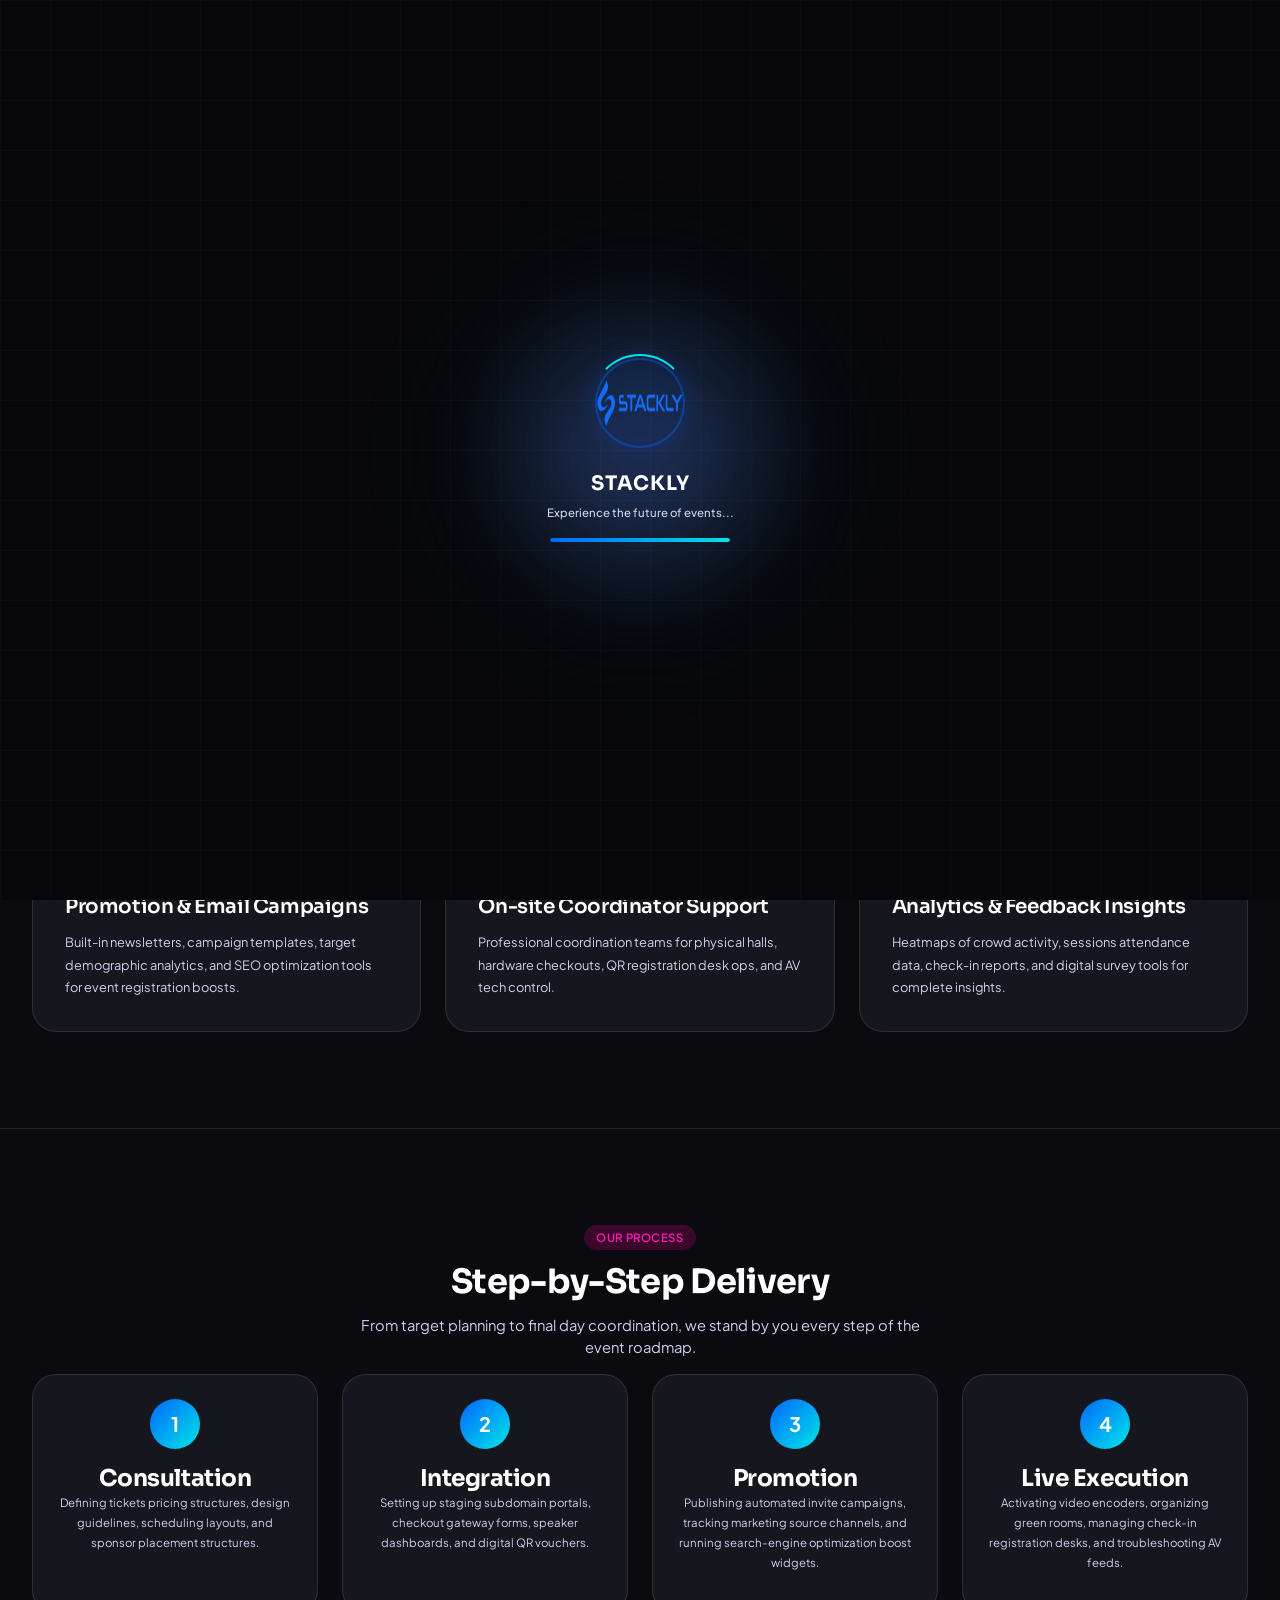
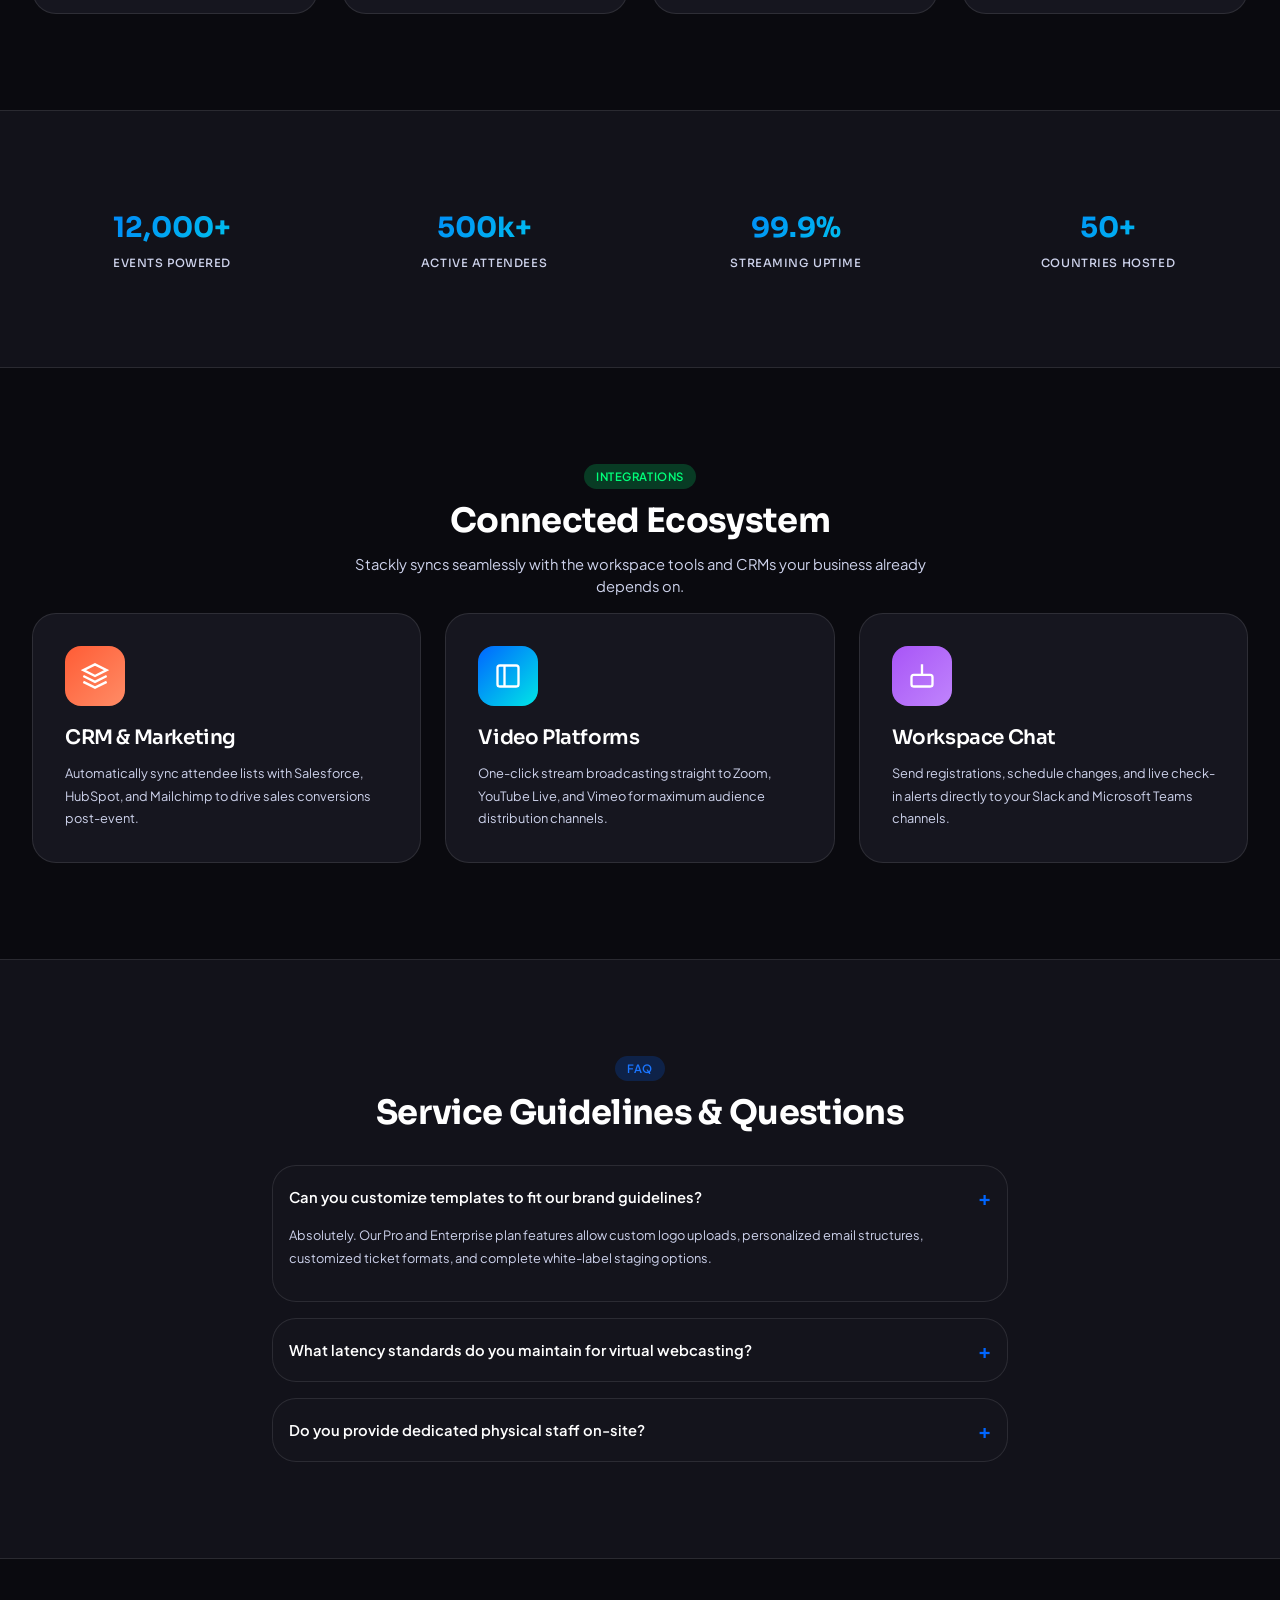
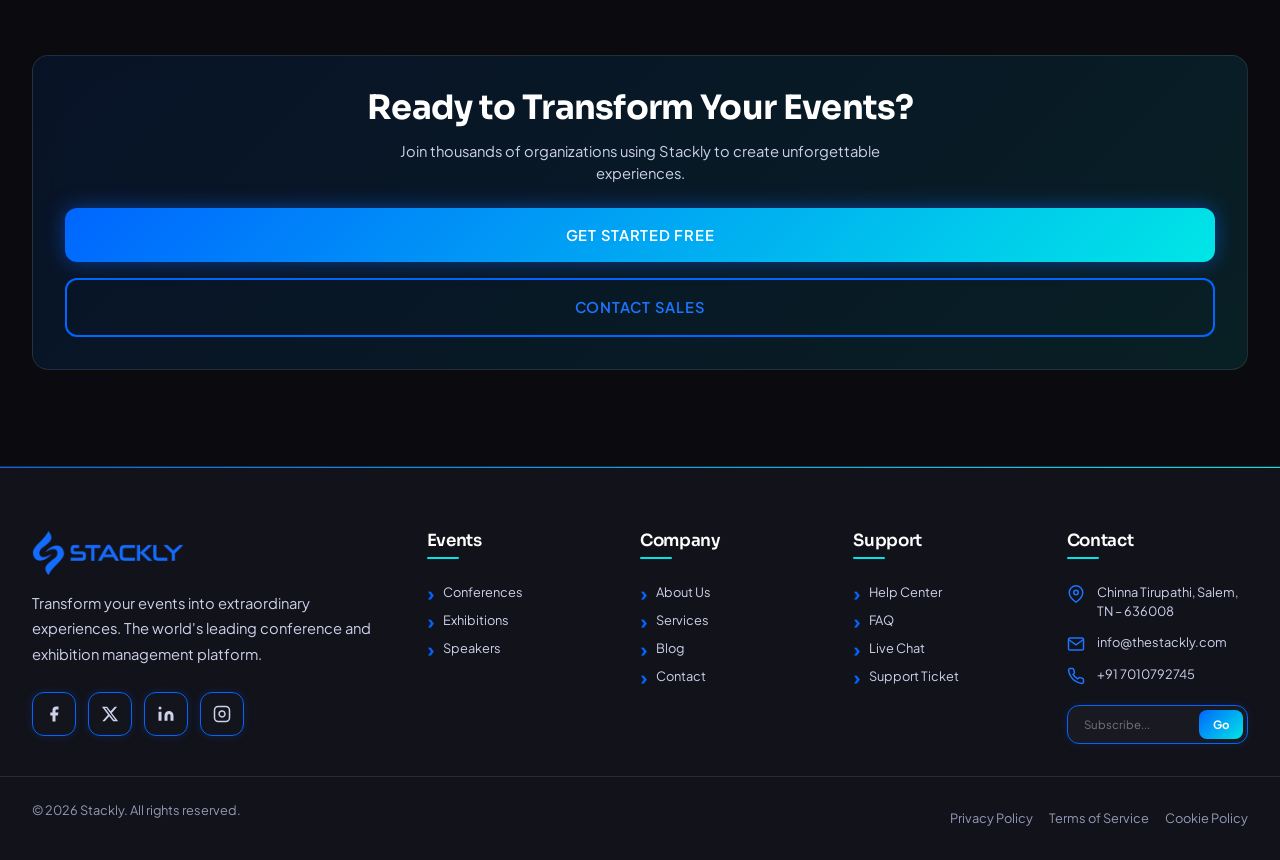
<file: services.html>
<!DOCTYPE html>

<html lang="en" data-theme="dark">

<head>

  <meta charset="UTF-8">

  <meta name="viewport" content="width=device-width, initial-scale=1.0">

  <meta name="description" content="Explore event planning, ticketing, hybrid streaming, and marketing services provided by Stackly.">

  <title>Services - Stackly</title>

  <link rel="icon" type="image/svg+xml" href="data:image/svg+xml,%3Csvg xmlns='http://www.w3.org/2000/svg' viewBox='0 0 100 100'%3E%3Cdefs%3E%3ClinearGradient id='g' x1='0%25' y1='0%25' x2='100%25' y2='100%25'%3E%3Cstop offset='0%25' style='stop-color:%230066ff'/%3E%3Cstop offset='100%25' style='stop-color:%2300e6e6'/%3E%3C/linearGradient%3E%3C/defs%3E%3Crect width='100' height='100' rx='20' fill='url(%23g)'/%3E%3Cpath d='M30 35h40v5H30zm0 12h40v5H30zm0 12h30v5H30z' fill='white'/%3E%3C/svg%3E">

  <link rel="preconnect" href="https://fonts.googleapis.com">

  <link rel="preconnect" href="https://fonts.gstatic.com" crossorigin>

  <link href="https://fonts.googleapis.com/css2?family=Plus+Jakarta+Sans:wght@300;400;500;600;700;800&family=Sora:wght@400;500;600;700;800&family=JetBrains+Mono:wght@400;500&display=swap" rel="stylesheet">

  <link rel="stylesheet" href="css/main.css">

</head>

<body>

  <div class="loading-screen" id="loadingScreen"></div>



  <a href="#main-content" class="skip-link">Skip to content</a>



  <!-- Header -->

  <header class="header" id="header">

    <div class="header-container">

      <a href="index.html" class="header-logo">

        <div class="header-logo-icon"><svg viewBox="0 0 24 24" fill="none" stroke="currentColor" stroke-width="2"><rect x="3" y="3" width="18" height="18" rx="2" ry="2"></rect><line x1="3" y1="9" x2="21" y2="9"></line><line x1="9" y1="21" x2="9" y2="9"></line></svg></div>

        <span class="header-logo-text">Stackly</span>

      </a>

      <nav class="header-nav">

        <a href="index.html" class="header-nav-link">Home</a>

        <div class="header-nav-item">

          <a href="#" class="header-nav-link">Events</a>

          <div class="header-dropdown">

            <a href="conferences.html" class="header-dropdown-link">

              <svg viewBox="0 0 24 24" fill="none" stroke="currentColor" stroke-width="2"><rect x="3" y="3" width="18" height="18" rx="2" ry="2"></rect><line x1="3" y1="9" x2="21" y2="9"></line></svg>

              Conferences

            </a>

            <a href="exhibitions.html" class="header-dropdown-link">

              <svg viewBox="0 0 24 24" fill="none" stroke="currentColor" stroke-width="2"><path d="M12 2L2 7l10 5 10-5-10-5z"></path><path d="M2 17l10 5 10-5"></path><path d="M2 12l10 5 10-5"></path></svg>

              Exhibitions

            </a>

            <a href="speakers.html" class="header-dropdown-link">

              <svg viewBox="0 0 24 24" fill="none" stroke="currentColor" stroke-width="2"><path d="M17 21v-2a4 4 0 0 0-4-4H5a4 4 0 0 0-4 4v2"></path><circle cx="9" cy="7" r="4"></circle><path d="M23 21v-2a4 4 0 0 0-3-3.87"></path><path d="M16 3.13a4 4 0 0 1 0 7.75"></path></svg>

              Speakers

            </a>

          </div>

        </div>

        <a href="about.html" class="header-nav-link">About</a>

        <a href="services.html" class="header-nav-link active">Services</a>

        <a href="pricing.html" class="header-nav-link">Pricing</a>

        <a href="blog.html" class="header-nav-link">Blog</a>

        <a href="contact.html" class="header-nav-link">Contact</a>

      </nav>

      <div class="header-actions">

        <a href="login.html" class="btn btn-secondary btn-sm">Login</a>

        <a href="register.html" class="btn btn-primary btn-sm">Register</a>

        <button class="header-menu-toggle" aria-label="Menu"><svg viewBox="0 0 24 24" width="24" height="24" fill="none" stroke="currentColor" stroke-width="2"><line x1="3" y1="6" x2="21" y2="6"></line><line x1="3" y1="12" x2="21" y2="12"></line><line x1="3" y1="18" x2="21" y2="18"></line></svg></button>

      </div>

    </div>

  </header>



  <nav class="mobile-nav" id="mobileNav">

    <div class="mobile-nav-content">

      <a href="index.html" class="mobile-nav-link">Home</a>

      <a href="conferences.html" class="mobile-nav-link">Conferences</a>

      <a href="exhibitions.html" class="mobile-nav-link">Exhibitions</a>

      <a href="speakers.html" class="mobile-nav-link">Speakers</a>

      <a href="about.html" class="mobile-nav-link">About</a>

      <a href="services.html" class="mobile-nav-link active">Services</a>

      <a href="pricing.html" class="mobile-nav-link">Pricing</a>

      <a href="blog.html" class="mobile-nav-link">Blog</a>

      <a href="contact.html" class="mobile-nav-link">Contact</a>

      <div class="mobile-nav-divider"></div>

      <a href="login.html" class="mobile-nav-link">Login</a>

      <a href="register.html" class="mobile-nav-link">Register</a>

    </div>

  </nav>



  <main id="main-content">

    <!-- Page Header -->

    <section class="page-header">

      <div class="page-header-bg" style="background-image: url('assets/hero_services.webp');"></div>

      <div class="container">

        <h1 class="page-header-title">Our Service Offerings</h1>

        <p class="page-header-description">From initial strategy to live execution and analytics, we offer complete hybrid, virtual, and physical event management solutions. Empowering organizers to deliver engaging and memorable event experiences across the globe.</p>

        <nav class="breadcrumb page-header-breadcrumb">

          <a href="index.html" class="breadcrumb-item">Home</a>

          <span class="breadcrumb-separator">/</span>

          <span class="breadcrumb-item active">Services</span>

        </nav>

        

      </div>

    </section>



    <!-- Services Grid Section -->

    <section class="section">

      <div class="container">

        <div class="grid grid-cols-1 md:grid-cols-2 lg:grid-cols-3 gap-6">

          <!-- Card 1 -->

          <div class="feature-card" data-animate="fade-up">

            <div class="feature-icon" style="background: linear-gradient(135deg, #0066ff, #00e6e6);">

              <svg viewBox="0 0 24 24" fill="none" stroke="currentColor" stroke-width="2"><path d="M21 16V8a2 2 0 0 0-1-1.73l-7-4a2 2 0 0 0-2 0l-7 4A2 2 0 0 0 3 8v8a2 2 0 0 0 1 1.73l7 4a2 2 0 0 0 2 0l7-4A2 2 0 0 0 21 16z"></path><polyline points="3.27 6.96 12 12.01 20.73 6.96"></polyline><line x1="12" y1="22.08" x2="12" y2="12"></line></svg>

            </div>

            <h3 class="feature-title">Event Strategy & Consultation</h3>

            <p class="feature-description">Our experts guide you through target modeling, ticket pricing strategies, marketing setups, and vendor coordination blueprints.</p>

          </div>



          <!-- Card 2 -->

          <div class="feature-card" data-animate="fade-up" data-delay="100">

            <div class="feature-icon" style="background: linear-gradient(135deg, #ff00a0, #cc0080);">

              <svg viewBox="0 0 24 24" fill="none" stroke="currentColor" stroke-width="2"><path d="M23 7a2 2 0 0 0-2.45-1.45L11 8.67 1.45 5.55a2 2 0 0 0-2.45 1.45v10a2 2 0 0 0 1.45 2.45L11 22.57l9.55-3.12a2 2 0 0 0 1.45-2.45z"></path></svg>

            </div>

            <h3 class="feature-title">Hybrid & Virtual Webcasting</h3>

            <p class="feature-description">Ultra-low latency streaming, dual video feeds, virtual green rooms, and live Q&A panel integrations to bridge virtual and live audiences.</p>

          </div>



          <!-- Card 3 -->

          <div class="feature-card" data-animate="fade-up" data-delay="200">

            <div class="feature-icon" style="background: linear-gradient(135deg, #00ff7a, #00cc62);">

              <svg viewBox="0 0 24 24" fill="none" stroke="currentColor" stroke-width="2"><rect x="3" y="4" width="18" height="16" rx="2"></rect><line x1="16" y1="2" x2="16" y2="4"></line><line x1="8" y1="2" x2="8" y2="4"></line><line x1="3" y1="10" x2="21" y2="10"></line></svg>

            </div>

            <h3 class="feature-title">Dynamic Ticketing & Registration</h3>

            <p class="feature-description">Custom register steps, checkout workflows, discount management, ticket invoices, and digital QR passes sent automatically.</p>

          </div>



          <!-- Card 4 -->

          <div class="feature-card" data-animate="fade-up">

            <div class="feature-icon" style="background: linear-gradient(135deg, #ffb700, #cc9200);">

              <svg viewBox="0 0 24 24" fill="none" stroke="currentColor" stroke-width="2"><path d="M22 11.08V12a10 10 0 1 1-5.93-9.14"></path><polyline points="22 4 12 14.01 9 11.01"></polyline></svg>

            </div>

            <h3 class="feature-title">Promotion & Email Campaigns</h3>

            <p class="feature-description">Built-in newsletters, campaign templates, target demographic analytics, and SEO optimization tools for event registration boosts.</p>

          </div>



          <!-- Card 5 -->

          <div class="feature-card" data-animate="fade-up" data-delay="100">

            <div class="feature-icon" style="background: linear-gradient(135deg, #0066ff, #00e6e6);">

              <svg viewBox="0 0 24 24" fill="none" stroke="currentColor" stroke-width="2"><path d="M17 21v-2a4 4 0 0 0-4-4H5a4 4 0 0 0-4 4v2"></path><circle cx="9" cy="7" r="4"></circle><path d="M23 21v-2a4 4 0 0 0-3-3.87"></path><path d="M16 3.13a4 4 0 0 1 0 7.75"></path></svg>

            </div>

            <h3 class="feature-title">On-site Coordinator Support</h3>

            <p class="feature-description">Professional coordination teams for physical halls, hardware checkouts, QR registration desk ops, and AV tech control.</p>

          </div>



          <!-- Card 6 -->

          <div class="feature-card" data-animate="fade-up" data-delay="200">

            <div class="feature-icon" style="background: linear-gradient(135deg, #ff00a0, #cc0080);">

              <svg viewBox="0 0 24 24" fill="none" stroke="currentColor" stroke-width="2"><line x1="18" y1="20" x2="18" y2="10"></line><line x1="12" y1="20" x2="12" y2="4"></line><line x1="6" y1="20" x2="6" y2="14"></line></svg>

            </div>

            <h3 class="feature-title">Analytics & Feedback Insights</h3>

            <p class="feature-description">Heatmaps of crowd activity, sessions attendance data, check-in reports, and digital survey tools for complete insights.</p>

          </div>

        </div>

      </div>

    </section>



        <!-- How We Work Section -->

    <section class="section" style="border-top: 1px solid var(--border-primary);">

      <div class="container">

        <div class="text-center mb-12">

          <span class="badge badge-accent mb-3">Our Process</span>

          <h2>Step-by-Step Delivery</h2>

          <p class="text-secondary max-w-xl mx-auto">From target planning to final day coordination, we stand by you every step of the event roadmap.</p>

        </div>

        <div class="grid grid-cols-1 md:grid-cols-4 gap-6">

          <div class="feature-card" style="padding: var(--space-6); text-align: center;">

            <div style="width: 50px; height: 50px; border-radius: 50%; background: var(--gradient-primary); display: flex; align-items: center; justify-content: center; font-weight: var(--fw-bold); color: white; font-size: var(--fs-xl); margin: 0 auto var(--space-4) auto;">1</div>

            <h4>Consultation</h4>

            <p class="text-secondary" style="font-size: var(--fs-xs); line-height: var(--lh-relaxed);">Defining tickets pricing structures, design guidelines, scheduling layouts, and sponsor placement structures.</p>

          </div>

          <div class="feature-card" style="padding: var(--space-6); text-align: center;">

            <div style="width: 50px; height: 50px; border-radius: 50%; background: var(--gradient-primary); display: flex; align-items: center; justify-content: center; font-weight: var(--fw-bold); color: white; font-size: var(--fs-xl); margin: 0 auto var(--space-4) auto;">2</div>

            <h4>Integration</h4>

            <p class="text-secondary" style="font-size: var(--fs-xs); line-height: var(--lh-relaxed);">Setting up staging subdomain portals, checkout gateway forms, speaker dashboards, and digital QR vouchers.</p>

          </div>

          <div class="feature-card" style="padding: var(--space-6); text-align: center;">

            <div style="width: 50px; height: 50px; border-radius: 50%; background: var(--gradient-primary); display: flex; align-items: center; justify-content: center; font-weight: var(--fw-bold); color: white; font-size: var(--fs-xl); margin: 0 auto var(--space-4) auto;">3</div>

            <h4>Promotion</h4>

            <p class="text-secondary" style="font-size: var(--fs-xs); line-height: var(--lh-relaxed);">Publishing automated invite campaigns, tracking marketing source channels, and running search-engine optimization boost widgets.</p>

          </div>

          <div class="feature-card" style="padding: var(--space-6); text-align: center;">

            <div style="width: 50px; height: 50px; border-radius: 50%; background: var(--gradient-primary); display: flex; align-items: center; justify-content: center; font-weight: var(--fw-bold); color: white; font-size: var(--fs-xl); margin: 0 auto var(--space-4) auto;">4</div>

            <h4>Live Execution</h4>

            <p class="text-secondary" style="font-size: var(--fs-xs); line-height: var(--lh-relaxed);">Activating video encoders, organizing green rooms, managing check-in registration desks, and troubleshooting AV feeds.</p>

          </div>

        </div>

      </div>

    </section>



    <!-- Statistics Section -->
    <section class="section bg-secondary" style="border-top: 1px solid var(--border-primary); border-bottom: 1px solid var(--border-primary);">
      <div class="container">
        <div class="grid grid-cols-2 md:grid-cols-4 gap-8 text-center">
          <div data-animate="fade-up">
            <div style="font-family: var(--font-display); font-size: var(--fs-3xl); font-weight: var(--fw-bold); background: var(--gradient-primary); -webkit-background-clip: text; -webkit-text-fill-color: transparent; margin-bottom: var(--space-2);">12,000+</div>
            <h4 style="font-size: var(--fs-xs); font-weight: var(--fw-medium); color: var(--text-secondary); text-transform: uppercase; letter-spacing: 0.05em;">Events Powered</h4>
          </div>
          <div data-animate="fade-up" data-delay="100">
            <div style="font-family: var(--font-display); font-size: var(--fs-3xl); font-weight: var(--fw-bold); background: var(--gradient-primary); -webkit-background-clip: text; -webkit-text-fill-color: transparent; margin-bottom: var(--space-2);">500k+</div>
            <h4 style="font-size: var(--fs-xs); font-weight: var(--fw-medium); color: var(--text-secondary); text-transform: uppercase; letter-spacing: 0.05em;">Active Attendees</h4>
          </div>
          <div data-animate="fade-up" data-delay="200">
            <div style="font-family: var(--font-display); font-size: var(--fs-3xl); font-weight: var(--fw-bold); background: var(--gradient-primary); -webkit-background-clip: text; -webkit-text-fill-color: transparent; margin-bottom: var(--space-2);">99.9%</div>
            <h4 style="font-size: var(--fs-xs); font-weight: var(--fw-medium); color: var(--text-secondary); text-transform: uppercase; letter-spacing: 0.05em;">Streaming Uptime</h4>
          </div>
          <div data-animate="fade-up" data-delay="300">
            <div style="font-family: var(--font-display); font-size: var(--fs-3xl); font-weight: var(--fw-bold); background: var(--gradient-primary); -webkit-background-clip: text; -webkit-text-fill-color: transparent; margin-bottom: var(--space-2);">50+</div>
            <h4 style="font-size: var(--fs-xs); font-weight: var(--fw-medium); color: var(--text-secondary); text-transform: uppercase; letter-spacing: 0.05em;">Countries Hosted</h4>
          </div>
        </div>
      </div>
    </section>

    <!-- Integrations Section -->
    <section class="section">
      <div class="container">
        <div class="text-center mb-12" data-animate="fade-up">
          <span class="badge badge-success mb-3">Integrations</span>
          <h2>Connected Ecosystem</h2>
          <p class="text-secondary max-w-xl mx-auto" style="margin-top: var(--space-3);">Stackly syncs seamlessly with the workspace tools and CRMs your business already depends on.</p>
        </div>
        <div class="grid grid-cols-1 md:grid-cols-3 gap-6">
          <div class="feature-card" data-animate="fade-up" style="display: flex; flex-direction: column; justify-content: space-between;">
            <div>
              <div class="feature-icon" style="background: linear-gradient(135deg, #ff5c35, #ff8c66);">
                <svg viewBox="0 0 24 24" fill="none" stroke="currentColor" stroke-width="2"><path d="M12 2L2 7l10 5 10-5-10-5z"></path><path d="M2 17l10 5 10-5"></path><path d="M2 12l10 5 10-5"></path></svg>
              </div>
              <h3 class="feature-title">CRM & Marketing</h3>
              <p class="feature-description">Automatically sync attendee lists with Salesforce, HubSpot, and Mailchimp to drive sales conversions post-event.</p>
            </div>
          </div>
          <div class="feature-card" data-animate="fade-up" data-delay="100" style="display: flex; flex-direction: column; justify-content: space-between;">
            <div>
              <div class="feature-icon" style="background: linear-gradient(135deg, #0066ff, #00e6e6);">
                <svg viewBox="0 0 24 24" fill="none" stroke="currentColor" stroke-width="2"><rect x="3" y="3" width="18" height="18" rx="2" ry="2"></rect><line x1="9" y1="3" x2="9" y2="21"></line></svg>
              </div>
              <h3 class="feature-title">Video Platforms</h3>
              <p class="feature-description">One-click stream broadcasting straight to Zoom, YouTube Live, and Vimeo for maximum audience distribution channels.</p>
            </div>
          </div>
          <div class="feature-card" data-animate="fade-up" data-delay="200" style="display: flex; flex-direction: column; justify-content: space-between;">
            <div>
              <div class="feature-icon" style="background: linear-gradient(135deg, #a855f7, #c084fc);">
                <svg viewBox="0 0 24 24" fill="none" stroke="currentColor" stroke-width="2"><rect x="3" y="11" width="18" height="10" rx="2"></rect><path d="M12 2v9"></path></svg>
              </div>
              <h3 class="feature-title">Workspace Chat</h3>
              <p class="feature-description">Send registrations, schedule changes, and live check-in alerts directly to your Slack and Microsoft Teams channels.</p>
            </div>
          </div>
        </div>
      </div>
    </section>

    <!-- Services FAQ Section -->
    <section class="section bg-secondary" style="border-top: 1px solid var(--border-primary); border-bottom: 1px solid var(--border-primary);">

      <div class="container" style="max-width: 800px;">

        <div class="text-center mb-8">

          <span class="badge badge-primary mb-3">FAQ</span>

          <h2>Service Guidelines & Questions</h2>

        </div>

        <div style="display: flex; flex-direction: column; gap: var(--space-4);">

          <details class="glass-panel" style="padding: var(--space-4); cursor: pointer;" open>

            <summary style="font-weight: var(--fw-semibold); font-size: var(--fs-md); color: #fff; list-style: none; display: flex; justify-content: space-between; align-items: center;">

              <span>Can you customize templates to fit our brand guidelines?</span>

              <span style="font-size: var(--fs-xl); color: var(--primary-500); font-weight: var(--fw-bold);">+</span>

            </summary>

            <p class="text-secondary" style="margin-top: var(--space-3); font-size: var(--fs-sm); line-height: var(--lh-relaxed); cursor: default;">Absolutely. Our Pro and Enterprise plan features allow custom logo uploads, personalized email structures, customized ticket formats, and complete white-label staging options.</p>

          </details>

          <details class="glass-panel" style="padding: var(--space-4); cursor: pointer;">

            <summary style="font-weight: var(--fw-semibold); font-size: var(--fs-md); color: #fff; list-style: none; display: flex; justify-content: space-between; align-items: center;">

              <span>What latency standards do you maintain for virtual webcasting?</span>

              <span style="font-size: var(--fs-xl); color: var(--primary-500); font-weight: var(--fw-bold);">+</span>

            </summary>

            <p class="text-secondary" style="margin-top: var(--space-3); font-size: var(--fs-sm); line-height: var(--lh-relaxed); cursor: default;">We utilize low-latency HTTP live streaming channels (HLS/WebRTC), maintaining stream latencies under 2-3 seconds globally, ensuring real-time Q&A feedback is fully interactive.</p>

          </details>

          <details class="glass-panel" style="padding: var(--space-4); cursor: pointer;">

            <summary style="font-weight: var(--fw-semibold); font-size: var(--fs-md); color: #fff; list-style: none; display: flex; justify-content: space-between; align-items: center;">

              <span>Do you provide dedicated physical staff on-site?</span>

              <span style="font-size: var(--fs-xl); color: var(--primary-500); font-weight: var(--fw-bold);">+</span>

            </summary>

            <p class="text-secondary" style="margin-top: var(--space-3); font-size: var(--fs-sm); line-height: var(--lh-relaxed); cursor: default;">Yes, our Enterprise packages include on-site event managers, network coordination specialists, check-in desk AV technicians, and support crews to handle hardware desks and routing desks.</p>

          </details>

        </div>

      </div>

    </section>

    <!-- CTA Section -->
    <section class="section">
      <div class="container">
        <div class="card card-glass text-center p-8" style="background: linear-gradient(135deg, rgba(0, 102, 255, 0.1), rgba(0, 230, 230, 0.1));">
          <h2 class="mb-3">Ready to Transform Your Events?</h2>
          <p class="text-secondary max-w-lg mx-auto mb-6">Join thousands of organizations using Stackly to create unforgettable experiences.</p>
          <div class="flex flex-col sm:flex-row gap-4 justify-center">
            <a href="register.html" class="btn btn-primary btn-lg">Get Started Free</a>
            <a href="contact.html" class="btn btn-outline btn-lg">Contact Sales</a>
          </div>
        </div>
      </div>
    </section>

  </main>



  <!-- Footer -->

  <!-- Footer -->

  <footer class="footer">

    <div class="footer-main">

      <div class="container">

        <div class="footer-grid">

          <div class="footer-brand">

            <div class="footer-logo">

              <div class="footer-logo-icon">

                <svg viewBox="0 0 24 24" fill="none" stroke="currentColor" stroke-width="2">

                  <rect x="3" y="3" width="18" height="18" rx="2" ry="2"></rect>

                  <line x1="3" y1="9" x2="21" y2="9"></line>

                  <line x1="9" y1="21" x2="9" y2="9"></line>

                </svg>

              </div>

              <span class="footer-logo-text">Stackly</span>

            </div>

            <p class="footer-description">

              Transform your events into extraordinary experiences. The world's leading conference and exhibition management platform.

            </p>

            <div class="footer-social">

              <a href="404.html" class="footer-social-link" aria-label="Facebook">

                <svg viewBox="0 0 24 24" width="18" height="18" fill="currentColor">

                  <path d="M18 2h-3a5 5 0 0 0-5 5v3H7v4h3v8h4v-8h3l1-4h-4V7a1 1 0 0 1 1-1h3z"></path>

                </svg>

              </a>

              <a href="404.html" class="footer-social-link" aria-label="X (Twitter)">

                <svg viewBox="0 0 24 24" width="18" height="18" fill="currentColor">

                  <path d="M18.244 2.25h3.308l-7.227 8.26 8.502 11.24H16.17l-5.214-6.817L4.99 21.75H1.68l7.73-8.835L1.254 2.25H8.08l4.713 6.231zm-1.161 17.52h1.833L7.084 4.126H5.117z"></path>

                </svg>

              </a>

              <a href="404.html" class="footer-social-link" aria-label="LinkedIn">

                <svg viewBox="0 0 24 24" width="18" height="18" fill="currentColor">

                  <path d="M16 8a6 6 0 0 1 6 6v7h-4v-7a2 2 0 0 0-2-2 2 2 0 0 0-2 2v7h-4v-7a6 6 0 0 1 6-6z"></path>

                  <rect x="2" y="9" width="4" height="12"></rect>

                  <circle cx="4" cy="4" r="2"></circle>

                </svg>

              </a>

              <a href="404.html" class="footer-social-link" aria-label="Instagram">

                <svg viewBox="0 0 24 24" width="18" height="18" fill="none" stroke="currentColor" stroke-width="2">

                  <rect x="2" y="2" width="20" height="20" rx="5" ry="5"></rect>

                  <path d="M16 11.37A4 4 0 1 1 12.63 8 4 4 0 0 1 16 11.37z"></path>

                  <line x1="17.5" y1="6.5" x2="17.51" y2="6.5"></line>

                </svg>

              </a>

            </div>

          </div>



          <div class="footer-column">

            <h4 class="footer-column-title">Events</h4>

            <ul class="footer-links">

              <li><a href="conferences.html" class="footer-link">Conferences</a></li>

              <li><a href="exhibitions.html" class="footer-link">Exhibitions</a></li>

              <li><a href="speakers.html" class="footer-link">Speakers</a></li>

            </ul>

          </div>



          <div class="footer-column">

            <h4 class="footer-column-title">Company</h4>

            <ul class="footer-links">

              <li><a href="about.html" class="footer-link">About Us</a></li>

              <li><a href="services.html" class="footer-link">Services</a></li>

              <li><a href="blog.html" class="footer-link">Blog</a></li>

              <li><a href="contact.html" class="footer-link">Contact</a></li>

            </ul>

          </div>



          <div class="footer-column">

            <h4 class="footer-column-title">Support</h4>

            <ul class="footer-links">

              <li><a href="404.html" class="footer-link">Help Center</a></li>

              <li><a href="404.html" class="footer-link">FAQ</a></li>

              <li><a href="404.html" class="footer-link">Live Chat</a></li>

              <li><a href="404.html" class="footer-link">Support Ticket</a></li>

            </ul>

          </div>



          <div class="footer-column">

            <h4 class="footer-column-title">Contact</h4>

            <div class="footer-contact">

              <div class="footer-contact-item">

                <svg viewBox="0 0 24 24" width="18" height="18" fill="none" stroke="currentColor" stroke-width="2">

                  <path d="M21 10c0 7-9 13-9 13s-9-6-9-13a9 9 0 0 1 18 0z"></path>

                  <circle cx="12" cy="10" r="3"></circle>

                </svg>

                <span>123 Event Street, San Francisco, CA</span>

              </div>

              <div class="footer-contact-item">

                <svg viewBox="0 0 24 24" width="18" height="18" fill="none" stroke="currentColor" stroke-width="2">

                  <path d="M4 4h16c1.1 0 2 .9 2 2v12c0 1.1-.9 2-2 2H4c-1.1 0-2-.9-2-2V6c0-1.1.9-2 2-2z"></path>

                  <polyline points="22,6 12,13 2,6"></polyline>

                </svg>

                <span>info@thestackly.com</span>

              </div>

              <div class="footer-contact-item">

                <svg viewBox="0 0 24 24" width="18" height="18" fill="none" stroke="currentColor" stroke-width="2">

                  <path d="M22 16.92v3a2 2 0 0 1-2.18 2 19.79 19.79 0 0 1-8.63-3.07 19.5 19.5 0 0 1-6-6 19.79 19.79 0 0 1-3.07-8.67A2 2 0 0 1 4.11 2h3a2 2 0 0 1 2 1.72c.127.96.361 1.903.7 2.81a2 2 0 0 1-.45 2.11L8.09 9.91a16 16 0 0 0 6 6l1.27-1.27a2 2 0 0 1 2.11-.45c.907.339 1.85.573 2.81.7A2 2 0 0 1 22 16.92z"></path>

                </svg>

                <span>+1 (555) 123-4567</span>

              </div>

            </div>

          </div>

        </div>

      </div>

    </div>



    <div class="footer-bottom">

      <div class="container">

        <div class="footer-bottom-content">

          <p class="footer-copyright">

            &copy; 2026 Stackly. All rights reserved.

          </p>

          <div class="footer-legal-links">

            <a href="privacy.html" class="footer-legal-link">Privacy Policy</a>

            <a href="terms.html" class="footer-legal-link">Terms of Service</a>

            <a href="#" class="footer-legal-link">Cookie Policy</a>

          </div>

        </div>

      </div>

    </div>

  </footer>



  <button class="scroll-top" aria-label="Scroll to top">

    <svg viewBox="0 0 24 24" width="24" height="24" fill="none" stroke="currentColor" stroke-width="2"><line x1="12" y1="19" x2="12" y2="5"></line><polyline points="5 12 12 5 19 12"></polyline></svg>

  </button>



  <script src="js/utils.js"></script>

  <script src="js/app.js"></script>

  <script>

    window.addEventListener('load', () => {

      setTimeout(() => {

        document.getElementById('loadingScreen')?.classList.add('hidden');

      }, 500);

    });



    // Handle floating label focus effects manually for plain CSS inputs

    const inputs = document.querySelectorAll('.input-animated input, .input-animated textarea');

    inputs.forEach(input => {

      input.addEventListener('focus', () => {

        const label = input.nextElementSibling;

        if (label) {

          label.style.top = '10px';

          label.style.fontSize = 'var(--fs-xs)';

          label.style.color = 'var(--primary-400)';

        }

      });

      input.addEventListener('blur', () => {

        const label = input.nextElementSibling;

        if (label && input.value.trim() === '') {

          label.style.top = input.tagName === 'TEXTAREA' ? '20px' : '50%';

          label.style.fontSize = 'var(--fs-base)';

          label.style.color = 'var(--text-secondary)';

        }

      });

      // Initial state check

      if (input.value.trim() !== '') {

        const label = input.nextElementSibling;

        if (label) {

          label.style.top = '10px';

          label.style.fontSize = 'var(--fs-xs)';

          label.style.color = 'var(--primary-400)';

        }

      }

    });

  </script>

</body>

</html>
</file>
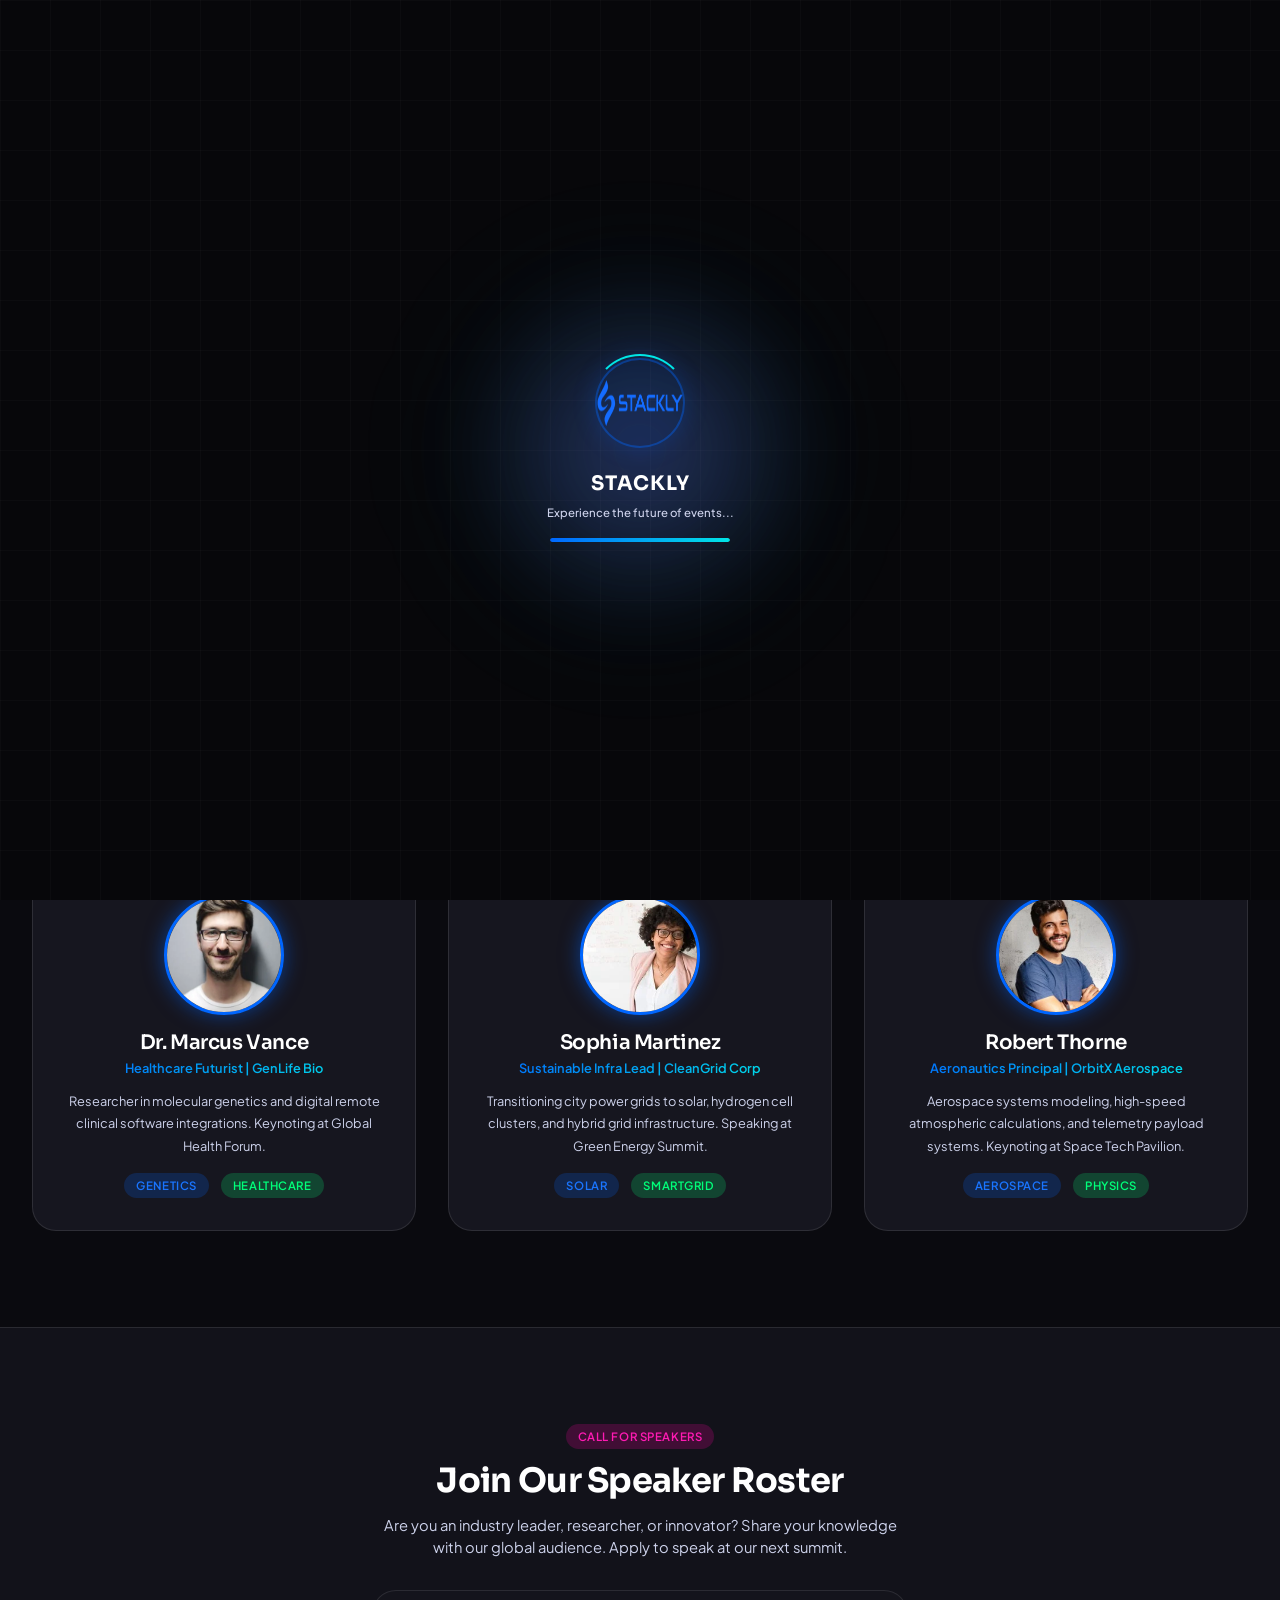
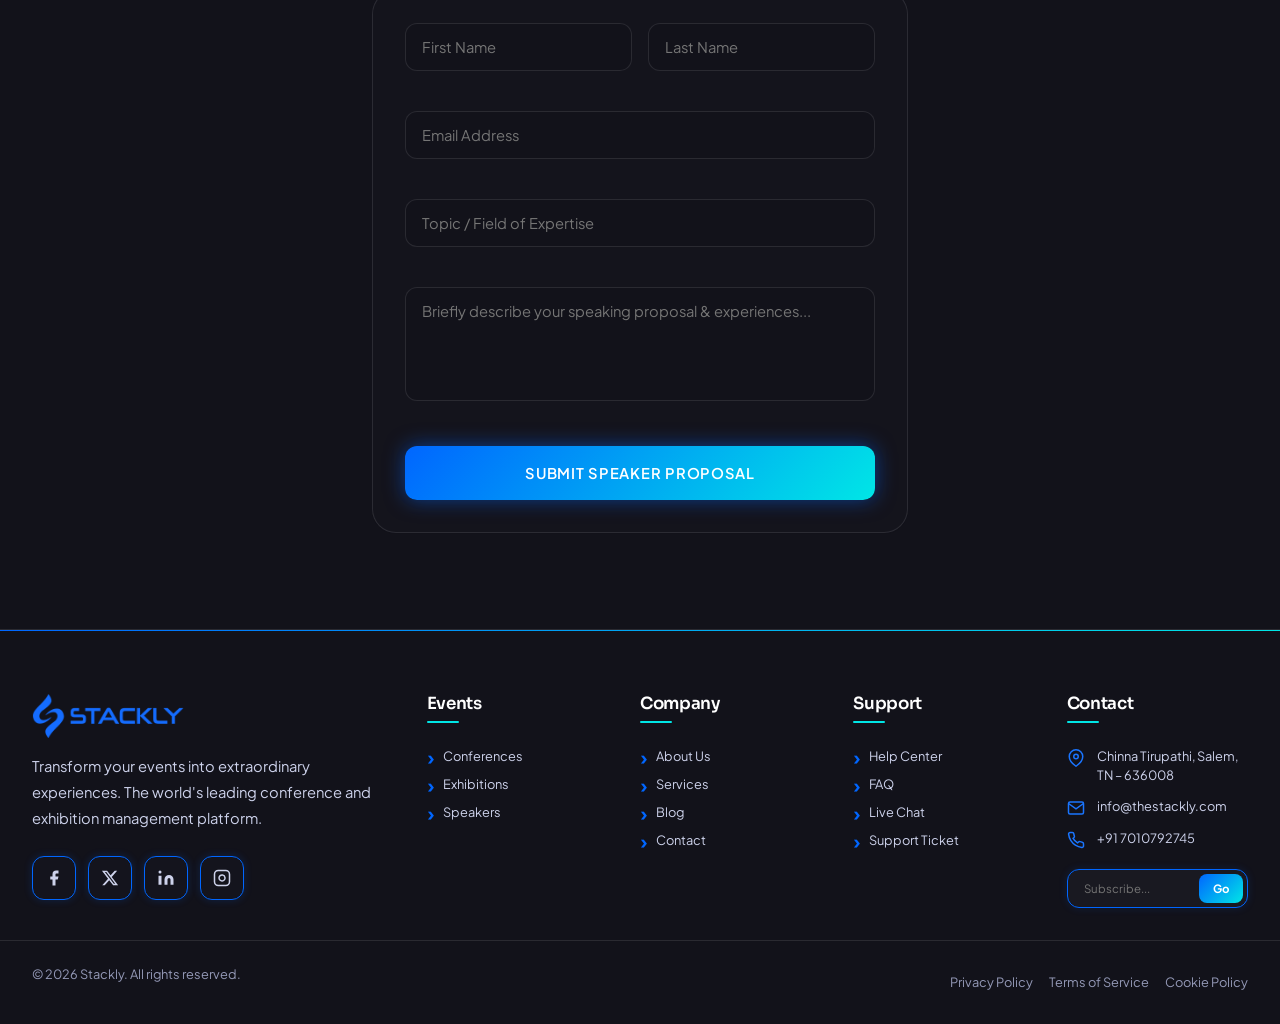
<file: speakers.html>
<!DOCTYPE html>

<html lang="en" data-theme="dark">

<head>

  <meta charset="UTF-8">

  <meta name="viewport" content="width=device-width, initial-scale=1.0">

  <meta name="description" content="Learn from global thought leaders, innovators, and creators driving change in their fields at Stackly.">

  <title>Speakers - Stackly</title>

  <link rel="icon" type="image/svg+xml" href="data:image/svg+xml,%3Csvg xmlns='http://www.w3.org/2000/svg' viewBox='0 0 100 100'%3E%3Cdefs%3E%3ClinearGradient id='g' x1='0%25' y1='0%25' x2='100%25' y2='100%25'%3E%3Cstop offset='0%25' style='stop-color:%230066ff'/%3E%3Cstop offset='100%25' style='stop-color:%2300e6e6'/%3E%3C/linearGradient%3E%3C/defs%3E%3Crect width='100' height='100' rx='20' fill='url(%23g)'/%3E%3Cpath d='M30 35h40v5H30zm0 12h40v5H30zm0 12h30v5H30z' fill='white'/%3E%3C/svg%3E">

  <link rel="preconnect" href="https://fonts.googleapis.com">

  <link rel="preconnect" href="https://fonts.gstatic.com" crossorigin>

  <link href="https://fonts.googleapis.com/css2?family=Plus+Jakarta+Sans:wght@300;400;500;600;700;800&family=Sora:wght@400;500;600;700;800&family=JetBrains+Mono:wght@400;500&display=swap" rel="stylesheet">

  <link rel="stylesheet" href="css/main.css?v=5">

</head>

<body>

  <div class="loading-screen" id="loadingScreen"></div>



  <a href="#main-content" class="skip-link">Skip to content</a>



  <!-- Header -->

  <header class="header" id="header">

    <div class="header-container">

      <a href="index.html" class="header-logo">

        <div class="header-logo-icon"><svg viewBox="0 0 24 24" fill="none" stroke="currentColor" stroke-width="2"><rect x="3" y="3" width="18" height="18" rx="2" ry="2"></rect><line x1="3" y1="9" x2="21" y2="9"></line><line x1="9" y1="21" x2="9" y2="9"></line></svg></div>

        <span class="header-logo-text">Stackly</span>

      </a>

      <nav class="header-nav">

        <a href="index.html" class="header-nav-link">Home</a>

        <div class="header-nav-item">

          <a href="#" class="header-nav-link active">Events</a>

          <div class="header-dropdown">

            <a href="conferences.html" class="header-dropdown-link">

              <svg viewBox="0 0 24 24" fill="none" stroke="currentColor" stroke-width="2"><rect x="3" y="3" width="18" height="18" rx="2" ry="2"></rect><line x1="3" y1="9" x2="21" y2="9"></line></svg>

              Conferences

            </a>

            <a href="exhibitions.html" class="header-dropdown-link">

              <svg viewBox="0 0 24 24" fill="none" stroke="currentColor" stroke-width="2"><path d="M12 2L2 7l10 5 10-5-10-5z"></path><path d="M2 17l10 5 10-5"></path><path d="M2 12l10 5 10-5"></path></svg>

              Exhibitions

            </a>

            <a href="speakers.html" class="header-dropdown-link active">

              <svg viewBox="0 0 24 24" fill="none" stroke="currentColor" stroke-width="2"><path d="M17 21v-2a4 4 0 0 0-4-4H5a4 4 0 0 0-4 4v2"></path><circle cx="9" cy="7" r="4"></circle><path d="M23 21v-2a4 4 0 0 0-3-3.87"></path><path d="M16 3.13a4 4 0 0 1 0 7.75"></path></svg>

              Speakers

            </a>

          </div>

        </div>

        <a href="about.html" class="header-nav-link">About</a>

        <a href="services.html" class="header-nav-link">Services</a>

        <a href="pricing.html" class="header-nav-link">Pricing</a>

        <a href="blog.html" class="header-nav-link">Blog</a>

        <a href="contact.html" class="header-nav-link">Contact</a>

      </nav>

      <div class="header-actions">

        <a href="login.html" class="btn btn-secondary btn-sm">Login</a>

        <a href="register.html" class="btn btn-primary btn-sm">Register</a>

        <button class="header-menu-toggle" aria-label="Menu"><svg viewBox="0 0 24 24" width="24" height="24" fill="none" stroke="currentColor" stroke-width="2"><line x1="3" y1="6" x2="21" y2="6"></line><line x1="3" y1="12" x2="21" y2="12"></line><line x1="3" y1="18" x2="21" y2="18"></line></svg></button>

      </div>

    </div>

  </header>



  <nav class="mobile-nav" id="mobileNav">

    <div class="mobile-nav-content">

      <a href="index.html" class="mobile-nav-link">Home</a>

      <a href="conferences.html" class="mobile-nav-link">Conferences</a>

      <a href="exhibitions.html" class="mobile-nav-link">Exhibitions</a>

      <a href="speakers.html" class="mobile-nav-link active">Speakers</a>

      <a href="about.html" class="mobile-nav-link">About</a>

      <a href="services.html" class="mobile-nav-link">Services</a>

      <a href="pricing.html" class="mobile-nav-link">Pricing</a>

      <a href="blog.html" class="mobile-nav-link">Blog</a>

      <a href="contact.html" class="mobile-nav-link">Contact</a>

      <div class="mobile-nav-divider"></div>

      <a href="login.html" class="mobile-nav-link">Login</a>

      <a href="register.html" class="mobile-nav-link">Register</a>

    </div>

  </nav>



  <main id="main-content">

    <!-- Page Header -->

    <section class="page-header">

      <div class="page-header-bg" style="background-image: url('assets/hero_speakers.webp');"></div>

      <div class="container">

        <h1 class="page-header-title">Our Guest Speakers</h1>

        <p class="page-header-description">Learn from global thought leaders, innovators, and creators driving change in their fields. Join keynotes, workshops, and panel discussions hosted by industry pioneers.</p>

        <nav class="breadcrumb page-header-breadcrumb">

          <a href="index.html" class="breadcrumb-item">Home</a>

          <span class="breadcrumb-separator">/</span>

          <span class="breadcrumb-item active">Speakers</span>

        </nav>

        

      </div>

    </section>



    <!-- Speakers Directory Grid -->

    <section class="section">

      <div class="container">

        <div class="grid grid-cols-1 md:grid-cols-2 lg:grid-cols-3 gap-8">

          <!-- Speaker 1 -->

          <div class="feature-card" data-animate="fade-up" style="text-align: center;">

            <img src="assets/pexels_photo_3756679.webp" alt="Dr. Sarah Jenkins" style="width: 120px; height: 120px; border-radius: var(--radius-full); object-fit: cover; margin: 0 auto var(--space-4); border: 3px solid var(--primary-500); box-shadow: var(--shadow-glow);">

            <h3 class="feature-title" style="margin-bottom: var(--space-1);">Dr. Sarah Jenkins</h3>

            <div class="text-gradient" style="font-weight: var(--fw-semibold); font-size: var(--fs-sm); margin-bottom: var(--space-3);">AI & Robotics Specialist | TechCorp Labs</div>

            <p class="feature-description" style="font-size: var(--fs-sm); line-height: var(--lh-relaxed); margin-bottom: var(--space-4);">Leading researcher in neural network architectures and autonomous robotic systems logic. Keynoting at Tech Innovation Summit.</p>

            <div style="display: flex; gap: var(--space-3); justify-content: center;">

              <span class="badge badge-primary">AI</span>

              <span class="badge badge-success">Robotics</span>

            </div>

          </div>



          <!-- Speaker 2 -->

          <div class="feature-card" data-animate="fade-up" data-delay="100" style="text-align: center;">

            <img src="assets/pexels_photo_2182970.webp" alt="David Chen" style="width: 120px; height: 120px; border-radius: var(--radius-full); object-fit: cover; margin: 0 auto var(--space-4); border: 3px solid var(--primary-500); box-shadow: var(--shadow-glow);">

            <h3 class="feature-title" style="margin-bottom: var(--space-1);">David Chen</h3>

            <div class="text-gradient" style="font-weight: var(--fw-semibold); font-size: var(--fs-sm); margin-bottom: var(--space-3);">Chief FinTech Strategist | Nexa Finance</div>

            <p class="feature-description" style="font-size: var(--fs-sm); line-height: var(--lh-relaxed); margin-bottom: var(--space-4);">Pioneer of decentralized finance ledger protocols and modern digital banking security models. Keynoting at Future of Finance.</p>

            <div style="display: flex; gap: var(--space-3); justify-content: center;">

              <span class="badge badge-primary">FinTech</span>

              <span class="badge badge-success">Crypto</span>

            </div>

          </div>



          <!-- Speaker 3 -->

          <div class="feature-card" data-animate="fade-up" data-delay="200" style="text-align: center;">

            <img src="assets/pexels_photo_1181686.webp" alt="Elena Rostova" style="width: 120px; height: 120px; border-radius: var(--radius-full); object-fit: cover; margin: 0 auto var(--space-4); border: 3px solid var(--primary-500); box-shadow: var(--shadow-glow);">

            <h3 class="feature-title" style="margin-bottom: var(--space-1);">Elena Rostova</h3>

            <div class="text-gradient" style="font-weight: var(--fw-semibold); font-size: var(--fs-sm); margin-bottom: var(--space-3);">Director of Creative Design | Pixel & Vibe</div>

            <p class="feature-description" style="font-size: var(--fs-sm); line-height: var(--lh-relaxed); margin-bottom: var(--space-4);">Award-winning UI/UX designer focusing on accessibility standards, micro-interactions, and aesthetics. Keynoting at Design Festival.</p>

            <div style="display: flex; gap: var(--space-3); justify-content: center;">

              <span class="badge badge-primary">UX/UI</span>

              <span class="badge badge-success">Design</span>

            </div>

          </div>



          <!-- Speaker 4 -->

          <div class="feature-card" data-animate="fade-up" style="text-align: center;">

            <img src="assets/pexels_photo_220453.webp" alt="Dr. Marcus Vance" style="width: 120px; height: 120px; border-radius: var(--radius-full); object-fit: cover; margin: 0 auto var(--space-4); border: 3px solid var(--primary-500); box-shadow: var(--shadow-glow);">

            <h3 class="feature-title" style="margin-bottom: var(--space-1);">Dr. Marcus Vance</h3>

            <div class="text-gradient" style="font-weight: var(--fw-semibold); font-size: var(--fs-sm); margin-bottom: var(--space-3);">Healthcare Futurist | GenLife Bio</div>

            <p class="feature-description" style="font-size: var(--fs-sm); line-height: var(--lh-relaxed); margin-bottom: var(--space-4);">Researcher in molecular genetics and digital remote clinical software integrations. Keynoting at Global Health Forum.</p>

            <div style="display: flex; gap: var(--space-3); justify-content: center;">

              <span class="badge badge-primary">Genetics</span>

              <span class="badge badge-success">Healthcare</span>

            </div>

          </div>



          <!-- Speaker 5 -->

          <div class="feature-card" data-animate="fade-up" data-delay="100" style="text-align: center;">

            <img src="assets/pexels_photo_1181519.webp" alt="Sophia Martinez" style="width: 120px; height: 120px; border-radius: var(--radius-full); object-fit: cover; margin: 0 auto var(--space-4); border: 3px solid var(--primary-500); box-shadow: var(--shadow-glow);">

            <h3 class="feature-title" style="margin-bottom: var(--space-1);">Sophia Martinez</h3>

            <div class="text-gradient" style="font-weight: var(--fw-semibold); font-size: var(--fs-sm); margin-bottom: var(--space-3);">Sustainable Infra Lead | CleanGrid Corp</div>

            <p class="feature-description" style="font-size: var(--fs-sm); line-height: var(--lh-relaxed); margin-bottom: var(--space-4);">Transitioning city power grids to solar, hydrogen cell clusters, and hybrid grid infrastructure. Speaking at Green Energy Summit.</p>

            <div style="display: flex; gap: var(--space-3); justify-content: center;">

              <span class="badge badge-primary">Solar</span>

              <span class="badge badge-success">SmartGrid</span>

            </div>

          </div>



          <!-- Speaker 6 -->

          <div class="feature-card" data-animate="fade-up" data-delay="200" style="text-align: center;">

            <img src="assets/pexels_photo_2379004.webp" alt="Robert Thorne" style="width: 120px; height: 120px; border-radius: var(--radius-full); object-fit: cover; margin: 0 auto var(--space-4); border: 3px solid var(--primary-500); box-shadow: var(--shadow-glow);">

            <h3 class="feature-title" style="margin-bottom: var(--space-1);">Robert Thorne</h3>

            <div class="text-gradient" style="font-weight: var(--fw-semibold); font-size: var(--fs-sm); margin-bottom: var(--space-3);">Aeronautics Principal | OrbitX Aerospace</div>

            <p class="feature-description" style="font-size: var(--fs-sm); line-height: var(--lh-relaxed); margin-bottom: var(--space-4);">Aerospace systems modeling, high-speed atmospheric calculations, and telemetry payload systems. Keynoting at Space Tech Pavilion.</p>

            <div style="display: flex; gap: var(--space-3); justify-content: center;">

              <span class="badge badge-primary">Aerospace</span>

              <span class="badge badge-success">Physics</span>

            </div>

          </div>

        </div>

      </div>

    </section>

      <!-- Become a Speaker Section -->

    <section class="section bg-secondary" style="border-top: 1px solid var(--border-primary);">

      <div class="container" style="max-width: 600px;">

        <div class="text-center mb-8" data-animate="fade-up">

          <span class="badge badge-accent mb-3">Call for Speakers</span>

          <h2>Join Our Speaker Roster</h2>

          <p class="text-secondary">Are you an industry leader, researcher, or innovator? Share your knowledge with our global audience. Apply to speak at our next summit.</p>

        </div>

        <form class="glass-panel" style="padding: var(--space-8); display: flex; flex-direction: column; gap: var(--space-6);" data-animate="fade-up" onsubmit="event.preventDefault(); alert('Speaker application submitted successfully!'); this.reset();">

          <div style="display: grid; grid-template-columns: 1fr 1fr; gap: var(--space-4);">

            <div class="form-group mb-0">

              <input type="text" placeholder="First Name" required style="width: 100%; padding: var(--space-3) var(--space-4); background: var(--bg-secondary); border: 1px solid var(--border-primary); border-radius: var(--radius-lg); color: var(--text-primary); outline: none;">

            </div>

            <div class="form-group mb-0">

              <input type="text" placeholder="Last Name" required style="width: 100%; padding: var(--space-3) var(--space-4); background: var(--bg-secondary); border: 1px solid var(--border-primary); border-radius: var(--radius-lg); color: var(--text-primary); outline: none;">

            </div>

          </div>

          <div class="form-group mb-0">

            <input type="email" placeholder="Email Address" required style="width: 100%; padding: var(--space-3) var(--space-4); background: var(--bg-secondary); border: 1px solid var(--border-primary); border-radius: var(--radius-lg); color: var(--text-primary); outline: none;">

          </div>

          <div class="form-group mb-0">

            <input type="text" placeholder="Topic / Field of Expertise" required style="width: 100%; padding: var(--space-3) var(--space-4); background: var(--bg-secondary); border: 1px solid var(--border-primary); border-radius: var(--radius-lg); color: var(--text-primary); outline: none;">

          </div>

          <div class="form-group mb-0">

            <textarea placeholder="Briefly describe your speaking proposal & experiences..." rows="4" required style="width: 100%; padding: var(--space-3) var(--space-4); background: var(--bg-secondary); border: 1px solid var(--border-primary); border-radius: var(--radius-lg); color: var(--text-primary); resize: none; outline: none;"></textarea>

          </div>

          <button type="submit" class="btn btn-primary btn-lg" style="width: 100%;">Submit Speaker Proposal</button>

        </form>

      </div>

    </section>

  </main>



  <!-- Footer -->

  <!-- Footer -->

  <footer class="footer">

    <div class="footer-main">

      <div class="container">

        <div class="footer-grid">

          <div class="footer-brand">

            <div class="footer-logo">

              <div class="footer-logo-icon">

                <svg viewBox="0 0 24 24" fill="none" stroke="currentColor" stroke-width="2">

                  <rect x="3" y="3" width="18" height="18" rx="2" ry="2"></rect>

                  <line x1="3" y1="9" x2="21" y2="9"></line>

                  <line x1="9" y1="21" x2="9" y2="9"></line>

                </svg>

              </div>

              <span class="footer-logo-text">Stackly</span>

            </div>

            <p class="footer-description">

              Transform your events into extraordinary experiences. The world's leading conference and exhibition management platform.

            </p>

            <div class="footer-social">

              <a href="404.html" class="footer-social-link" aria-label="Facebook">

                <svg viewBox="0 0 24 24" width="18" height="18" fill="currentColor">

                  <path d="M18 2h-3a5 5 0 0 0-5 5v3H7v4h3v8h4v-8h3l1-4h-4V7a1 1 0 0 1 1-1h3z"></path>

                </svg>

              </a>

              <a href="404.html" class="footer-social-link" aria-label="X (Twitter)">

                <svg viewBox="0 0 24 24" width="18" height="18" fill="currentColor">

                  <path d="M18.244 2.25h3.308l-7.227 8.26 8.502 11.24H16.17l-5.214-6.817L4.99 21.75H1.68l7.73-8.835L1.254 2.25H8.08l4.713 6.231zm-1.161 17.52h1.833L7.084 4.126H5.117z"></path>

                </svg>

              </a>

              <a href="404.html" class="footer-social-link" aria-label="LinkedIn">

                <svg viewBox="0 0 24 24" width="18" height="18" fill="currentColor">

                  <path d="M16 8a6 6 0 0 1 6 6v7h-4v-7a2 2 0 0 0-2-2 2 2 0 0 0-2 2v7h-4v-7a6 6 0 0 1 6-6z"></path>

                  <rect x="2" y="9" width="4" height="12"></rect>

                  <circle cx="4" cy="4" r="2"></circle>

                </svg>

              </a>

              <a href="404.html" class="footer-social-link" aria-label="Instagram">

                <svg viewBox="0 0 24 24" width="18" height="18" fill="none" stroke="currentColor" stroke-width="2">

                  <rect x="2" y="2" width="20" height="20" rx="5" ry="5"></rect>

                  <path d="M16 11.37A4 4 0 1 1 12.63 8 4 4 0 0 1 16 11.37z"></path>

                  <line x1="17.5" y1="6.5" x2="17.51" y2="6.5"></line>

                </svg>

              </a>

            </div>

          </div>



          <div class="footer-column">

            <h4 class="footer-column-title">Events</h4>

            <ul class="footer-links">

              <li><a href="conferences.html" class="footer-link">Conferences</a></li>

              <li><a href="exhibitions.html" class="footer-link">Exhibitions</a></li>

              <li><a href="speakers.html" class="footer-link">Speakers</a></li>

            </ul>

          </div>



          <div class="footer-column">

            <h4 class="footer-column-title">Company</h4>

            <ul class="footer-links">

              <li><a href="about.html" class="footer-link">About Us</a></li>

              <li><a href="services.html" class="footer-link">Services</a></li>

              <li><a href="blog.html" class="footer-link">Blog</a></li>

              <li><a href="contact.html" class="footer-link">Contact</a></li>

            </ul>

          </div>



          <div class="footer-column">

            <h4 class="footer-column-title">Support</h4>

            <ul class="footer-links">

              <li><a href="404.html" class="footer-link">Help Center</a></li>

              <li><a href="404.html" class="footer-link">FAQ</a></li>

              <li><a href="404.html" class="footer-link">Live Chat</a></li>

              <li><a href="404.html" class="footer-link">Support Ticket</a></li>

            </ul>

          </div>



          <div class="footer-column">

            <h4 class="footer-column-title">Contact</h4>

            <div class="footer-contact">

              <div class="footer-contact-item">

                <svg viewBox="0 0 24 24" width="18" height="18" fill="none" stroke="currentColor" stroke-width="2">

                  <path d="M21 10c0 7-9 13-9 13s-9-6-9-13a9 9 0 0 1 18 0z"></path>

                  <circle cx="12" cy="10" r="3"></circle>

                </svg>

                <span>123 Event Street, San Francisco, CA</span>

              </div>

              <div class="footer-contact-item">

                <svg viewBox="0 0 24 24" width="18" height="18" fill="none" stroke="currentColor" stroke-width="2">

                  <path d="M4 4h16c1.1 0 2 .9 2 2v12c0 1.1-.9 2-2 2H4c-1.1 0-2-.9-2-2V6c0-1.1.9-2 2-2z"></path>

                  <polyline points="22,6 12,13 2,6"></polyline>

                </svg>

                <span>info@thestackly.com</span>

              </div>

              <div class="footer-contact-item">

                <svg viewBox="0 0 24 24" width="18" height="18" fill="none" stroke="currentColor" stroke-width="2">

                  <path d="M22 16.92v3a2 2 0 0 1-2.18 2 19.79 19.79 0 0 1-8.63-3.07 19.5 19.5 0 0 1-6-6 19.79 19.79 0 0 1-3.07-8.67A2 2 0 0 1 4.11 2h3a2 2 0 0 1 2 1.72c.127.96.361 1.903.7 2.81a2 2 0 0 1-.45 2.11L8.09 9.91a16 16 0 0 0 6 6l1.27-1.27a2 2 0 0 1 2.11-.45c.907.339 1.85.573 2.81.7A2 2 0 0 1 22 16.92z"></path>

                </svg>

                <span>+1 (555) 123-4567</span>

              </div>

            </div>

          </div>

        </div>

      </div>

    </div>



    <div class="footer-bottom">

      <div class="container">

        <div class="footer-bottom-content">

          <p class="footer-copyright">

            &copy; 2026 Stackly. All rights reserved.

          </p>

          <div class="footer-legal-links">

            <a href="privacy.html" class="footer-legal-link">Privacy Policy</a>

            <a href="terms.html" class="footer-legal-link">Terms of Service</a>

            <a href="#" class="footer-legal-link">Cookie Policy</a>

          </div>

        </div>

      </div>

    </div>

  </footer>



  <button class="scroll-top" aria-label="Scroll to top">

    <svg viewBox="0 0 24 24" width="24" height="24" fill="none" stroke="currentColor" stroke-width="2"><line x1="12" y1="19" x2="12" y2="5"></line><polyline points="5 12 12 5 19 12"></polyline></svg>

  </button>



  <script src="js/utils.js?v=5"></script>
  <script src="js/app.js?v=5"></script>

  <script>

    window.addEventListener('load', () => {

      setTimeout(() => {

        document.getElementById('loadingScreen')?.classList.add('hidden');

      }, 500);

    });

  </script>

</body>

</html>
</file>
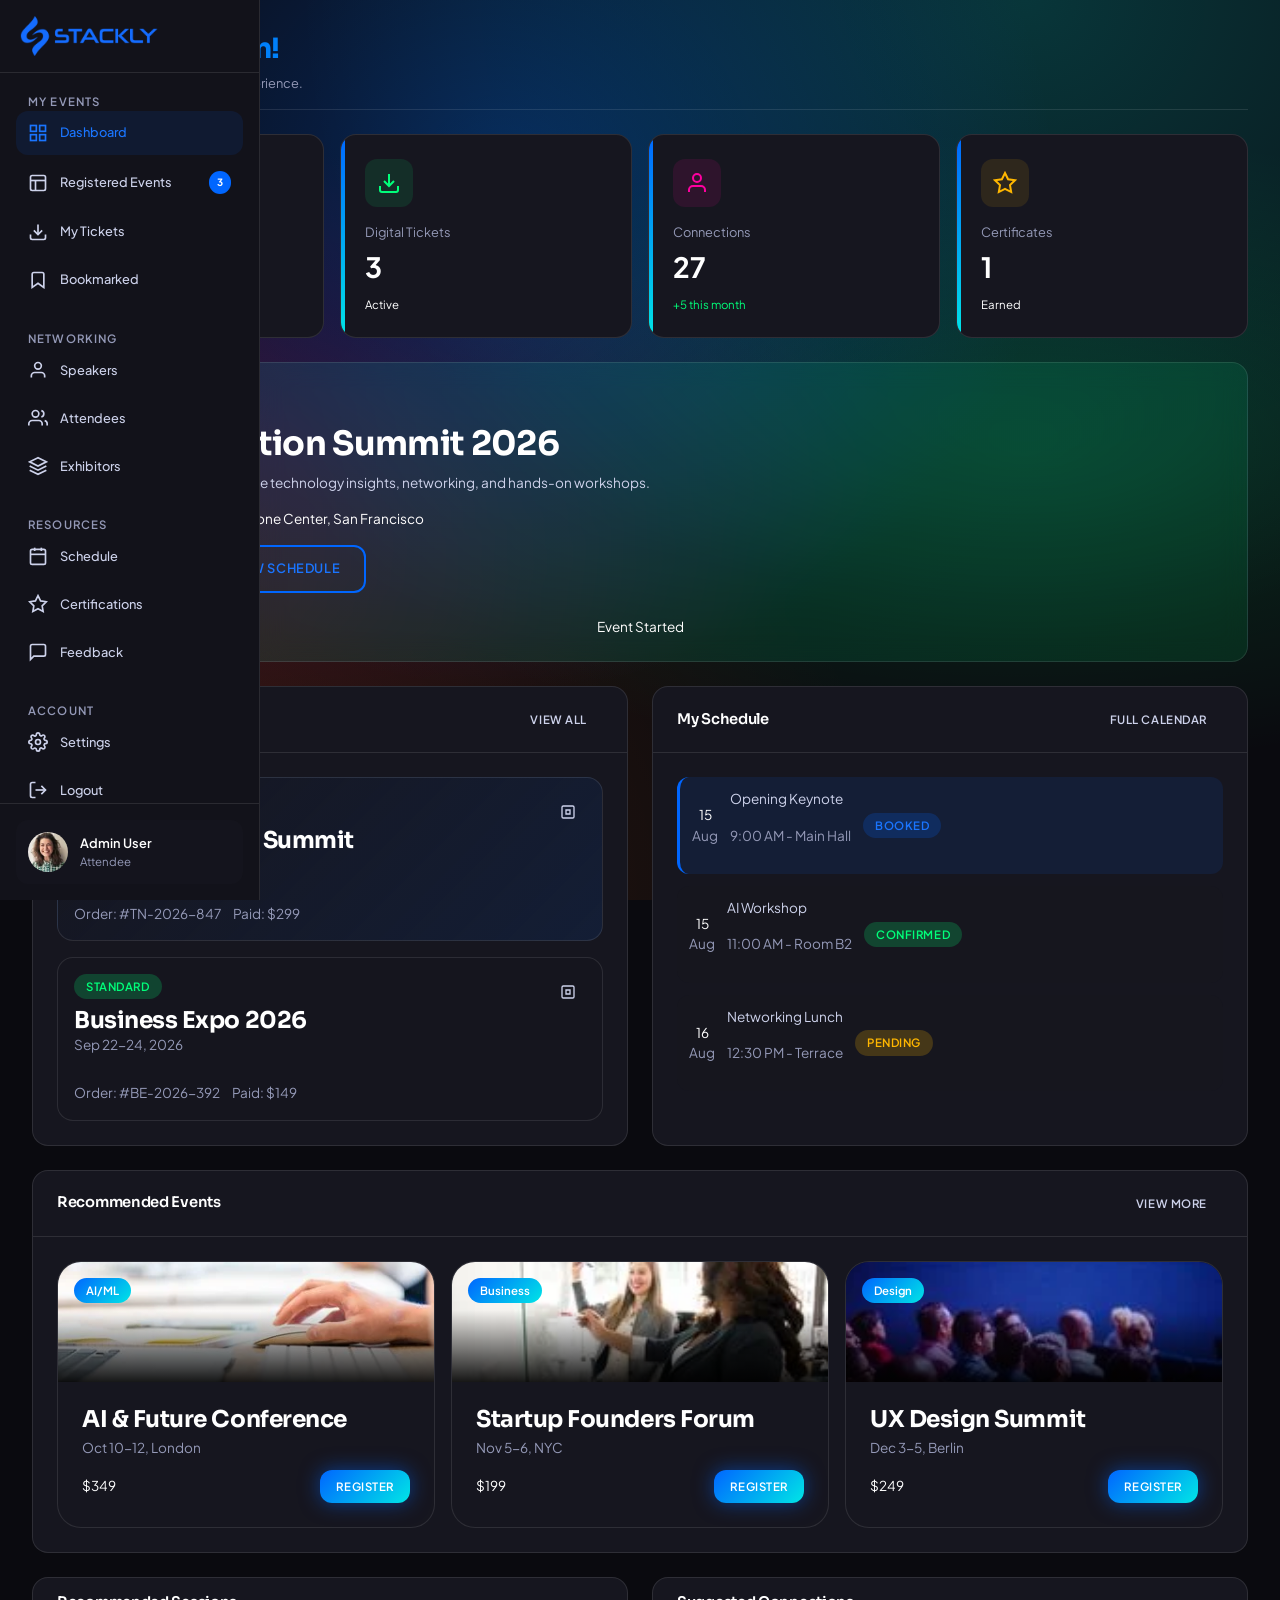
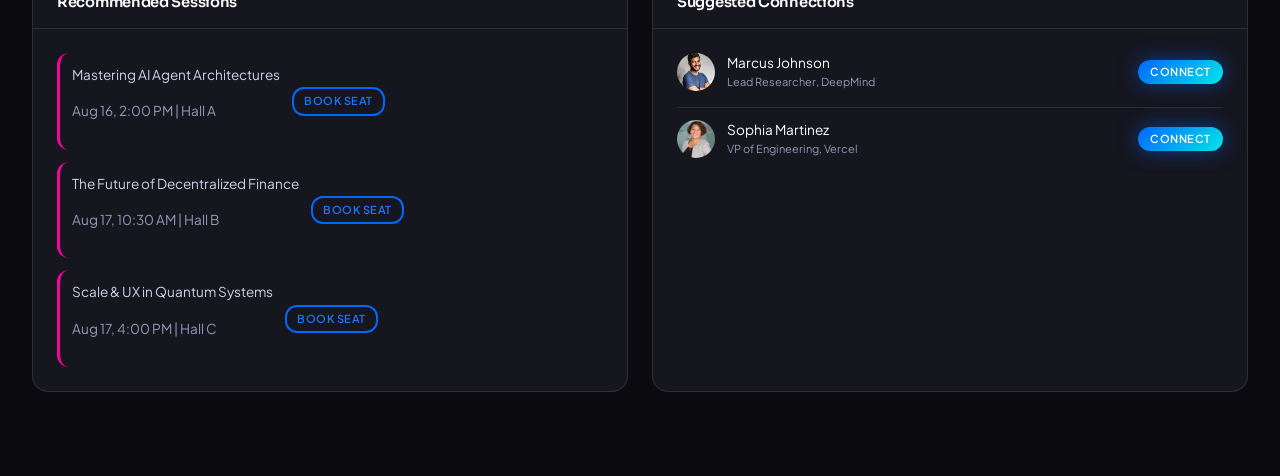
<file: attendee/dashboard.html>
<!DOCTYPE html>
<html lang="en" data-theme="dark">
<head>
  <meta charset="UTF-8">
  <meta name="viewport" content="width=device-width, initial-scale=1.0">
  <title>Attendee Dashboard - Stackly</title>
  <link rel="icon" type="image/svg+xml" href="data:image/svg+xml,%3Csvg xmlns='http://www.w3.org/2000/svg' viewBox='0 0 100 100'%3E%3Cdefs%3E%3ClinearGradient id='g' x1='0%25' y1='0%25' x2='100%25' y2='100%25'%3E%3Cstop offset='0%25' style='stop-color:%2300e6e6'/%3E%3Cstop offset='100%25' style='stop-color:%2300ff7a'/%3E%3C/linearGradient%3E%3C/defs%3E%3Crect width='100' height='100' rx='20' fill='url(%23g)'/%3E%3Cpath d='M30 35h40v5H30zm0 12h40v5H30zm0 12h30v5H30z' fill='white'/%3E%3C/svg%3E">
  <link rel="preconnect" href="https://fonts.googleapis.com">
  <link rel="preconnect" href="https://fonts.gstatic.com" crossorigin>
  <link href="https://fonts.googleapis.com/css2?family=Plus+Jakarta+Sans:wght@300;400;500;600;700;800&family=Sora:wght@400;500;600;700;800&family=JetBrains+Mono:wght@400;500&display=swap" rel="stylesheet">
  <link rel="stylesheet" href="../css/main.css">
</head>
<body>
  <div class="dashboard">
    <!-- Sidebar -->
    <aside class="sidebar" id="sidebar">
      <div class="sidebar-header">
        <a href="../index.html" class="sidebar-logo">
          <div class="sidebar-logo-icon" style="background: linear-gradient(135deg, #00e6e6, #00ff7a);">
            <svg viewBox="0 0 24 24" fill="none" stroke="currentColor" stroke-width="2" width="24" height="24">
              <rect x="3" y="3" width="18" height="18" rx="2" ry="2"></rect>
              <line x1="3" y1="9" x2="21" y2="9"></line>
              <line x1="9" y1="21" x2="9" y2="9"></line>
            </svg>
          </div>
          <span class="sidebar-logo-text">Attendee</span>
        </a>
        <button class="mobile-sidebar-close" onclick="toggleMobileSidebar()">
          <svg viewBox="0 0 24 24" width="20" height="20" fill="none" stroke="currentColor" stroke-width="2">
            <line x1="18" y1="6" x2="6" y2="18"></line>
            <line x1="6" y1="6" x2="18" y2="18"></line>
          </svg>
        </button>
      </div>

      <div class="sidebar-content">
        <div class="sidebar-section">
          <span class="sidebar-section-title">My Events</span>
          <nav class="sidebar-nav">
            <a href="dashboard.html" class="sidebar-link active">
              <svg class="sidebar-link-icon" viewBox="0 0 24 24" fill="none" stroke="currentColor" stroke-width="2">
                <rect x="3" y="3" width="7" height="7"></rect>
                <rect x="14" y="3" width="7" height="7"></rect>
                <rect x="14" y="14" width="7" height="7"></rect>
                <rect x="3" y="14" width="7" height="7"></rect>
              </svg>
              <span class="sidebar-link-text">Dashboard</span>
            </a>
            <a href="#" class="sidebar-link">
              <svg class="sidebar-link-icon" viewBox="0 0 24 24" fill="none" stroke="currentColor" stroke-width="2">
                <rect x="3" y="3" width="18" height="18" rx="2" ry="2"></rect>
                <line x1="3" y1="9" x2="21" y2="9"></line>
                <line x1="9" y1="21" x2="9" y2="9"></line>
              </svg>
              <span class="sidebar-link-text">Registered Events</span>
              <span class="sidebar-link-badge">3</span>
            </a>
            <a href="#" class="sidebar-link">
              <svg class="sidebar-link-icon" viewBox="0 0 24 24" fill="none" stroke="currentColor" stroke-width="2">
                <path d="M21 15v4a2 2 0 0 1-2 2H5a2 2 0 0 1-2-2v-4"></path>
                <polyline points="7 10 12 15 17 10"></polyline>
                <line x1="12" y1="15" x2="12" y2="3"></line>
              </svg>
              <span class="sidebar-link-text">My Tickets</span>
            </a>
            <a href="#" class="sidebar-link">
              <svg class="sidebar-link-icon" viewBox="0 0 24 24" fill="none" stroke="currentColor" stroke-width="2">
                <path d="M19 21l-7-5-7 5V5a2 2 0 0 1 2-2h10a2 2 0 0 1 2 2z"></path>
              </svg>
              <span class="sidebar-link-text">Bookmarked</span>
            </a>
          </nav>
        </div>

        <div class="sidebar-section">
          <span class="sidebar-section-title">Networking</span>
          <nav class="sidebar-nav">
            <a href="#" class="sidebar-link">
              <svg class="sidebar-link-icon" viewBox="0 0 24 24" fill="none" stroke="currentColor" stroke-width="2">
                <path d="M20 21v-2a4 4 0 0 0-4-4H8a4 4 0 0 0-4 4v2"></path>
                <circle cx="12" cy="7" r="4"></circle>
              </svg>
              <span class="sidebar-link-text">Speakers</span>
            </a>
            <a href="#" class="sidebar-link">
              <svg class="sidebar-link-icon" viewBox="0 0 24 24" fill="none" stroke="currentColor" stroke-width="2">
                <path d="M17 21v-2a4 4 0 0 0-4-4H5a4 4 0 0 0-4 4v2"></path>
                <circle cx="9" cy="7" r="4"></circle>
                <path d="M23 21v-2a4 4 0 0 0-3-3.87"></path>
                <path d="M16 3.13a4 4 0 0 1 0 7.75"></path>
              </svg>
              <span class="sidebar-link-text">Attendees</span>
            </a>
            <a href="#" class="sidebar-link">
              <svg class="sidebar-link-icon" viewBox="0 0 24 24" fill="none" stroke="currentColor" stroke-width="2">
                <path d="M12 2L2 7l10 5 10-5-10-5z"></path>
                <path d="M2 17l10 5 10-5"></path>
                <path d="M2 12l10 5 10-5"></path>
              </svg>
              <span class="sidebar-link-text">Exhibitors</span>
            </a>
          </nav>
        </div>

        <div class="sidebar-section">
          <span class="sidebar-section-title">Resources</span>
          <nav class="sidebar-nav">
            <a href="#" class="sidebar-link">
              <svg class="sidebar-link-icon" viewBox="0 0 24 24" fill="none" stroke="currentColor" stroke-width="2">
                <rect x="3" y="4" width="18" height="18" rx="2" ry="2"></rect>
                <line x1="16" y1="2" x2="16" y2="6"></line>
                <line x1="8" y1="2" x2="8" y2="6"></line>
                <line x1="3" y1="10" x2="21" y2="10"></line>
              </svg>
              <span class="sidebar-link-text">Schedule</span>
            </a>
            <a href="#" class="sidebar-link">
              <svg class="sidebar-link-icon" viewBox="0 0 24 24" fill="none" stroke="currentColor" stroke-width="2">
                <polygon points="12 2 15.09 8.26 22 9.27 17 14.14 18.18 21.02 12 17.77 5.82 21.02 7 14.14 2 9.27 8.91 8.26 12 2"></polygon>
              </svg>
              <span class="sidebar-link-text">Certifications</span>
            </a>
            <a href="#" class="sidebar-link">
              <svg class="sidebar-link-icon" viewBox="0 0 24 24" fill="none" stroke="currentColor" stroke-width="2">
                <path d="M21 15a2 2 0 0 1-2 2H7l-4 4V5a2 2 0 0 1 2-2h14a2 2 0 0 1 2 2z"></path>
              </svg>
              <span class="sidebar-link-text">Feedback</span>
            </a>
          </nav>
        </div>

        <div class="sidebar-section">
          <span class="sidebar-section-title">Account</span>
          <nav class="sidebar-nav">
            <a href="#" class="sidebar-link">
              <svg class="sidebar-link-icon" viewBox="0 0 24 24" fill="none" stroke="currentColor" stroke-width="2">
                <circle cx="12" cy="12" r="3"></circle>
                <path d="M19.4 15a1.65 1.65 0 0 0 .33 1.82l.06.06a2 2 0 0 1 0 2.83 2 2 0 0 1-2.83 0l-.06-.06a1.65 1.65 0 0 0-1.82-.33 1.65 1.65 0 0 0-1 1.51V21a2 2 0 0 1-2 2 2 2 0 0 1-2-2v-.09A1.65 1.65 0 0 0 9 19.4a1.65 1.65 0 0 0-1.82.33l-.06.06a2 2 0 0 1-2.83 0 2 2 0 0 1 0-2.83l.06-.06a1.65 1.65 0 0 0 .33-1.82 1.65 1.65 0 0 0-1.51-1H3a2 2 0 0 1-2-2 2 2 0 0 1 2-2h.09A1.65 1.65 0 0 0 4.6 9a1.65 1.65 0 0 0-.33-1.82l-.06-.06a2 2 0 0 1 0-2.83 2 2 0 0 1 2.83 0l.06.06a1.65 1.65 0 0 0 1.82.33H9a1.65 1.65 0 0 0 1-1.51V3a2 2 0 0 1 2-2 2 2 0 0 1 2 2v.09a1.65 1.65 0 0 0 1 1.51 1.65 1.65 0 0 0 1.82-.33l.06-.06a2 2 0 0 1 2.83 0 2 2 0 0 1 0 2.83l-.06.06a1.65 1.65 0 0 0-.33 1.82V9a1.65 1.65 0 0 0 1.51 1H21a2 2 0 0 1 2 2 2 2 0 0 1-2 2h-.09a1.65 1.65 0 0 0-1.51 1z"></path>
              </svg>
              <span class="sidebar-link-text">Settings</span>
            </a>
            <a href="../login.html" class="sidebar-link">
              <svg class="sidebar-link-icon" viewBox="0 0 24 24" fill="none" stroke="currentColor" stroke-width="2">
                <path d="M9 21H5a2 2 0 0 1-2-2V5a2 2 0 0 1 2-2h4"></path>
                <polyline points="16 17 21 12 16 7"></polyline>
                <line x1="21" y1="12" x2="9" y2="12"></line>
              </svg>
              <span class="sidebar-link-text">Logout</span>
            </a>
          </nav>
        </div>
      </div>

      <div class="sidebar-footer">
        <div class="sidebar-user">
          <img src="../assets/pexels_photo_774909.webp" alt="Attendee" class="sidebar-user-avatar">
          <div class="sidebar-user-info">
            <div class="sidebar-user-name">Jane Cooper</div>
            <div class="sidebar-user-role">Attendee</div>
          </div>
        </div>
      </div>
    </aside>

    <!-- Main Content -->
    <main class="dashboard-main">
      <header class="dashboard-header">
        <div class="flex items-center gap-4">
          <button class="header-menu-toggle lg:hidden" onclick="toggleMobileSidebar()">
            <svg viewBox="0 0 24 24" width="24" height="24" fill="none" stroke="currentColor" stroke-width="2">
              <line x1="3" y1="6" x2="21" y2="6"></line>
              <line x1="3" y1="12" x2="21" y2="12"></line>
              <line x1="3" y1="18" x2="21" y2="18"></line>
            </svg>
          </button>
          <div>
            <h1 class="dashboard-header-title">Welcome, Jane!</h1>
            <p class="text-muted text-sm">Discover and manage your event experience.</p>
          </div>
        </div>
        <div class="dashboard-header-actions">
          <a href="../conferences.html" class="btn btn-primary">
            <svg viewBox="0 0 24 24" width="18" height="18" fill="none" stroke="currentColor" stroke-width="2">
              <circle cx="11" cy="11" r="8"></circle>
              <line x1="21" y1="21" x2="16.65" y2="16.65"></line>
            </svg>
            Explore Events
          </a>
        </div>
      </header>

      <div class="dashboard-content">
        <!-- Stats -->
        <div class="stats-grid">
          <div class="stat-card">
            <div class="stat-card-icon primary">
              <svg viewBox="0 0 24 24" fill="none" stroke="currentColor" stroke-width="2">
                <rect x="3" y="3" width="18" height="18" rx="2" ry="2"></rect>
                <line x1="3" y1="9" x2="21" y2="9"></line>
                <line x1="9" y1="21" x2="9" y2="9"></line>
              </svg>
            </div>
            <div class="stat-card-label">Events Registered</div>
            <div class="stat-card-value" data-count="3">0</div>
            <div class="stat-card-change">1 upcoming</div>
          </div>

          <div class="stat-card">
            <div class="stat-card-icon success">
              <svg viewBox="0 0 24 24" fill="none" stroke="currentColor" stroke-width="2">
                <path d="M21 15v4a2 2 0 0 1-2 2H5a2 2 0 0 1-2-2v-4"></path>
                <polyline points="7 10 12 15 17 10"></polyline>
                <line x1="12" y1="15" x2="12" y2="3"></line>
              </svg>
            </div>
            <div class="stat-card-label">Digital Tickets</div>
            <div class="stat-card-value" data-count="4">0</div>
            <div class="stat-card-change">Active</div>
          </div>

          <div class="stat-card">
            <div class="stat-card-icon accent">
              <svg viewBox="0 0 24 24" fill="none" stroke="currentColor" stroke-width="2">
                <path d="M20 21v-2a4 4 0 0 0-4-4H8a4 4 0 0 0-4 4v2"></path>
                <circle cx="12" cy="7" r="4"></circle>
              </svg>
            </div>
            <div class="stat-card-label">Connections</div>
            <div class="stat-card-value" data-count="28">0</div>
            <div class="stat-card-change positive">+5 this month</div>
          </div>

          <div class="stat-card">
            <div class="stat-card-icon warning">
              <svg viewBox="0 0 24 24" fill="none" stroke="currentColor" stroke-width="2">
                <polygon points="12 2 15.09 8.26 22 9.27 17 14.14 18.18 21.02 12 17.77 5.82 21.02 7 14.14 2 9.27 8.91 8.26 12 2"></polygon>
              </svg>
            </div>
            <div class="stat-card-label">Certificates</div>
            <div class="stat-card-value" data-count="2">0</div>
            <div class="stat-card-change">Earned</div>
          </div>
        </div>

        <!-- Upcoming Event Banner -->
        <div class="card card-glass p-6 mt-6" style="background: linear-gradient(135deg, rgba(0, 230, 230, 0.1), rgba(0, 255, 122, 0.1));">
          <div class="flex flex-col lg:flex-row gap-6">
            <div class="flex-1">
              <span class="badge badge-success mb-3">Next Event</span>
              <h2 class="text-2xl font-bold mb-2">Tech Innovation Summit 2026</h2>
              <p class="text-secondary mb-4">Join us for 3 days of cutting-edge technology insights, networking, and hands-on workshops.</p>
              <div class="flex flex-wrap gap-4 mb-4">
                <div class="flex items-center gap-2 text-sm">
                  <svg viewBox="0 0 24 24" width="16" height="16" fill="none" stroke="currentColor" stroke-width="2" class="text-primary">
                    <rect x="3" y="4" width="18" height="18" rx="2" ry="2"></rect>
                    <line x1="16" y1="2" x2="16" y2="6"></line>
                    <line x1="8" y1="2" x2="8" y2="6"></line>
                    <line x1="3" y1="10" x2="21" y2="10"></line>
                  </svg>
                  <span>Aug 15-17, 2026</span>
                </div>
                <div class="flex items-center gap-2 text-sm">
                  <svg viewBox="0 0 24 24" width="16" height="16" fill="none" stroke="currentColor" stroke-width="2" class="text-primary">
                    <path d="M21 10c0 7-9 13-9 13s-9-6-9-13a9 9 0 0 1 18 0z"></path>
                    <circle cx="12" cy="10" r="3"></circle>
                  </svg>
                  <span>Moscone Center, San Francisco</span>
                </div>
              </div>
              <div class="flex gap-3">
                <a href="#" class="btn btn-primary">View Ticket</a>
                <a href="#" class="btn btn-outline">View Schedule</a>
              </div>
            </div>
            <div class="flex items-center justify-center">
              <div class="countdown" data-countdown="2026-08-15T09:00:00">
                <div class="countdown-item">
                  <div class="countdown-value" data-days>00</div>
                  <div class="countdown-label">Days</div>
                </div>
                <div class="countdown-item">
                  <div class="countdown-value" data-hours>00</div>
                  <div class="countdown-label">Hours</div>
                </div>
                <div class="countdown-item">
                  <div class="countdown-value" data-minutes>00</div>
                  <div class="countdown-label">Min</div>
                </div>
                <div class="countdown-item">
                  <div class="countdown-value" data-seconds>00</div>
                  <div class="countdown-label">Sec</div>
                </div>
              </div>
            </div>
          </div>
        </div>

        <!-- My Tickets & Schedule -->
        <div class="grid lg:grid-cols-2 gap-6 mt-6">
          <!-- My Tickets -->
          <div class="dashboard-card">
            <div class="dashboard-card-header">
              <h3 class="dashboard-card-title">My Tickets</h3>
              <a href="#" class="btn btn-ghost btn-sm">View All</a>
            </div>
            <div class="dashboard-card-body">
              <div class="flex flex-col gap-4">
                <div class="card p-4" style="background: linear-gradient(135deg, var(--bg-glass), rgba(0, 102, 255, 0.1));">
                  <div class="flex items-start justify-between mb-3">
                    <div>
                      <span class="badge badge-primary mb-2">VIP Pass</span>
                      <h4 class="font-semibold">Tech Innovation Summit</h4>
                      <p class="text-sm text-muted">Aug 15-17, 2026</p>
                    </div>
                    <button class="btn btn-ghost btn-icon btn-sm">
                      <svg viewBox="0 0 24 24" width="16" height="16" fill="none" stroke="currentColor" stroke-width="2">
                        <rect x="3" y="3" width="18" height="18" rx="2" ry="2"></rect>
                        <path d="M9 9h6v6H9z"></path>
                      </svg>
                    </button>
                  </div>
                  <div class="flex items-center gap-3 text-xs text-muted">
                    <span>Order: #TN-2026-847</span>
                    <span>Paid: $299</span>
                  </div>
                </div>

                <div class="card p-4" style="background: var(--bg-glass);">
                  <div class="flex items-start justify-between mb-3">
                    <div>
                      <span class="badge badge-success mb-2">Standard</span>
                      <h4 class="font-semibold">Business Expo 2026</h4>
                      <p class="text-sm text-muted">Sep 22-24, 2026</p>
                    </div>
                    <button class="btn btn-ghost btn-icon btn-sm">
                      <svg viewBox="0 0 24 24" width="16" height="16" fill="none" stroke="currentColor" stroke-width="2">
                        <rect x="3" y="3" width="18" height="18" rx="2" ry="2"></rect>
                        <path d="M9 9h6v6H9z"></path>
                      </svg>
                    </button>
                  </div>
                  <div class="flex items-center gap-3 text-xs text-muted">
                    <span>Order: #BE-2026-392</span>
                    <span>Paid: $149</span>
                  </div>
                </div>
              </div>
            </div>
          </div>

          <!-- Personal Schedule -->
          <div class="dashboard-card">
            <div class="dashboard-card-header">
              <h3 class="dashboard-card-title">My Schedule</h3>
              <a href="#" class="btn btn-ghost btn-sm">Full Calendar</a>
            </div>
            <div class="dashboard-card-body">
              <div class="flex flex-col gap-3">
                <div class="flex items-center gap-3 p-3 rounded-lg" style="background: rgba(0, 102, 255, 0.1); border-left: 3px solid var(--primary-500);">
                  <div class="text-center">
                    <div class="text-sm font-bold">15</div>
                    <div class="text-xs text-muted">Aug</div>
                  </div>
                  <div class="flex-1">
                    <p class="text-sm font-medium">Opening Keynote</p>
                    <p class="text-xs text-muted">9:00 AM - Main Hall</p>
                  </div>
                  <span class="badge badge-primary">Booked</span>
                </div>

                <div class="flex items-center gap-3 p-3 rounded-lg" style="background: var(--bg-glass);">
                  <div class="text-center">
                    <div class="text-sm font-bold">15</div>
                    <div class="text-xs text-muted">Aug</div>
                  </div>
                  <div class="flex-1">
                    <p class="text-sm font-medium">AI Workshop</p>
                    <p class="text-xs text-muted">11:00 AM - Room B2</p>
                  </div>
                  <span class="badge badge-success">Confirmed</span>
                </div>

                <div class="flex items-center gap-3 p-3 rounded-lg" style="background: var(--bg-glass);">
                  <div class="text-center">
                    <div class="text-sm font-bold">16</div>
                    <div class="text-xs text-muted">Aug</div>
                  </div>
                  <div class="flex-1">
                    <p class="text-sm font-medium">Networking Lunch</p>
                    <p class="text-xs text-muted">12:30 PM - Terrace</p>
                  </div>
                  <span class="badge badge-warning">Pending</span>
                </div>
              </div>
            </div>
          </div>
        </div>

        <!-- Recommended Events -->
        <div class="dashboard-card mt-6">
          <div class="dashboard-card-header">
            <h3 class="dashboard-card-title">Recommended Events</h3>
            <a href="../conferences.html" class="btn btn-ghost btn-sm">View More</a>
          </div>
          <div class="dashboard-card-body">
            <div class="grid md:grid-cols-3 gap-4">
              <div class="event-card">
                <div class="event-card-image" style="height: 120px;">
                  <img src="../assets/pexels_photo_1109543.webp" alt="" loading="lazy">
                  <div class="event-card-overlay"></div>
                  <span class="event-card-badge">AI/ML</span>
                </div>
                <div class="event-card-body">
                  <h4 class="text-sm font-semibold mb-1">AI & Future Conference</h4>
                  <p class="text-xs text-muted mb-3">Oct 10-12, London</p>
                  <div class="flex justify-between items-center">
                    <span class="text-sm font-bold text-primary">$349</span>
                    <button class="btn btn-primary btn-sm">Register</button>
                  </div>
                </div>
              </div>

              <div class="event-card">
                <div class="event-card-image" style="height: 120px;">
                  <img src="../assets/pexels_photo_1181533.webp" alt="" loading="lazy">
                  <div class="event-card-overlay"></div>
                  <span class="event-card-badge">Business</span>
                </div>
                <div class="event-card-body">
                  <h4 class="text-sm font-semibold mb-1">Startup Founders Forum</h4>
                  <p class="text-xs text-muted mb-3">Nov 5-6, NYC</p>
                  <div class="flex justify-between items-center">
                    <span class="text-sm font-bold text-primary">$199</span>
                    <button class="btn btn-primary btn-sm">Register</button>
                  </div>
                </div>
              </div>

              <div class="event-card">
                <div class="event-card-image" style="height: 120px;">
                  <img src="../assets/pexels_photo_2774556.webp" alt="" loading="lazy">
                  <div class="event-card-overlay"></div>
                  <span class="event-card-badge">Design</span>
                </div>
                <div class="event-card-body">
                  <h4 class="text-sm font-semibold mb-1">UX Design Summit</h4>
                  <p class="text-xs text-muted mb-3">Dec 3-5, Berlin</p>
                  <div class="flex justify-between items-center">
                    <span class="text-sm font-bold text-primary">$249</span>
                    <button class="btn btn-primary btn-sm">Register</button>
                  </div>
                </div>
              </div>
            </div>
          </div>
        </div>

        <!-- New Sections: Recommended Sessions & Suggested Connections -->
        <div class="grid lg:grid-cols-2 gap-6 mt-6">
          <div class="dashboard-card">
            <div class="dashboard-card-header">
              <h3 class="dashboard-card-title">Recommended Sessions</h3>
            </div>
            <div class="dashboard-card-body">
              <div class="flex flex-col gap-3">
                <div class="flex items-center gap-3 p-3 rounded-lg" style="background: var(--bg-glass); border-left: 3px solid var(--accent-500);">
                  <div class="flex-1">
                    <p class="text-sm font-semibold">Mastering AI Agent Architectures</p>
                    <p class="text-xs text-muted">Aug 16, 2:00 PM | Hall A</p>
                  </div>
                  <button class="btn btn-outline btn-sm" style="padding: 4px 10px; font-size: 11px;">Book Seat</button>
                </div>
                <div class="flex items-center gap-3 p-3 rounded-lg" style="background: var(--bg-glass); border-left: 3px solid var(--accent-500);">
                  <div class="flex-1">
                    <p class="text-sm font-semibold">The Future of Decentralized Finance</p>
                    <p class="text-xs text-muted">Aug 17, 10:30 AM | Hall B</p>
                  </div>
                  <button class="btn btn-outline btn-sm" style="padding: 4px 10px; font-size: 11px;">Book Seat</button>
                </div>
                <div class="flex items-center gap-3 p-3 rounded-lg" style="background: var(--bg-glass); border-left: 3px solid var(--accent-500);">
                  <div class="flex-1">
                    <p class="text-sm font-semibold">Scale & UX in Quantum Systems</p>
                    <p class="text-xs text-muted">Aug 17, 4:00 PM | Hall C</p>
                  </div>
                  <button class="btn btn-outline btn-sm" style="padding: 4px 10px; font-size: 11px;">Book Seat</button>
                </div>
              </div>
            </div>
          </div>

          <div class="dashboard-card">
            <div class="dashboard-card-header">
              <h3 class="dashboard-card-title">Suggested Connections</h3>
            </div>
            <div class="dashboard-card-body">
              <div class="flex flex-col gap-4">
                <div style="display: flex; align-items: center; justify-content: space-between; gap: var(--space-3);">
                  <div style="display: flex; align-items: center; gap: var(--space-3);">
                    <img src="../assets/pexels_photo_2379004.webp" alt="Avatar" class="table-user-avatar" style="width: 38px; height: 38px; border-radius: 50%; object-fit: cover; margin-right: 0;">
                    <div>
                      <div class="text-sm font-semibold" style="color: #fff;">Marcus Johnson</div>
                      <div style="font-size: 11px; color: var(--text-muted);">Lead Researcher, DeepMind</div>
                    </div>
                  </div>
                  <button class="btn btn-primary btn-sm" style="padding: 4px 12px; font-size: 11px;">Connect</button>
                </div>
                <div style="display: flex; align-items: center; justify-content: space-between; gap: var(--space-3); border-top: 1px solid var(--border-primary); padding-top: var(--space-3);">
                  <div style="display: flex; align-items: center; gap: var(--space-3);">
                    <img src="../assets/pexels_photo_1181686.webp" alt="Avatar" class="table-user-avatar" style="width: 38px; height: 38px; border-radius: 50%; object-fit: cover; margin-right: 0;">
                    <div>
                      <div class="text-sm font-semibold" style="color: #fff;">Sophia Martinez</div>
                      <div style="font-size: 11px; color: var(--text-muted);">VP of Engineering, Vercel</div>
                    </div>
                  </div>
                  <button class="btn btn-primary btn-sm" style="padding: 4px 12px; font-size: 11px;">Connect</button>
                </div>
              </div>
            </div>
          </div>
        </div>
      </div>
    </main>
  </div>

  <div class="sidebar-overlay" id="sidebarOverlay" onclick="toggleMobileSidebar()"></div>

  <script src="../js/utils.js"></script>
  <script src="../js/app.js"></script>
  <script>
    function toggleSidebar() {
      if (window.innerWidth <= 600) {
        toggleMobileSidebar();
      } else {
        document.getElementById('sidebar').classList.toggle('collapsed');
      }
    }

    function toggleMobileSidebar() {
      document.getElementById('sidebar').classList.toggle('active');
      document.getElementById('sidebarOverlay').classList.toggle('active');
      document.body.classList.toggle('sidebar-open');
    }

    document.addEventListener('DOMContentLoaded', () => {
      document.querySelectorAll('.stat-card-value[data-count]').forEach(el => {
        const target = parseInt(el.dataset.count);
        let current = 0;
        const increment = target / 30;
        const timer = setInterval(() => {
          current += increment;
          if (current >= target) {
            el.textContent = target.toLocaleString();
            clearInterval(timer);
          } else {
            el.textContent = Math.floor(current).toLocaleString();
          }
        }, 50);
      });
    });
  </script>
</body>
</html>
</file>
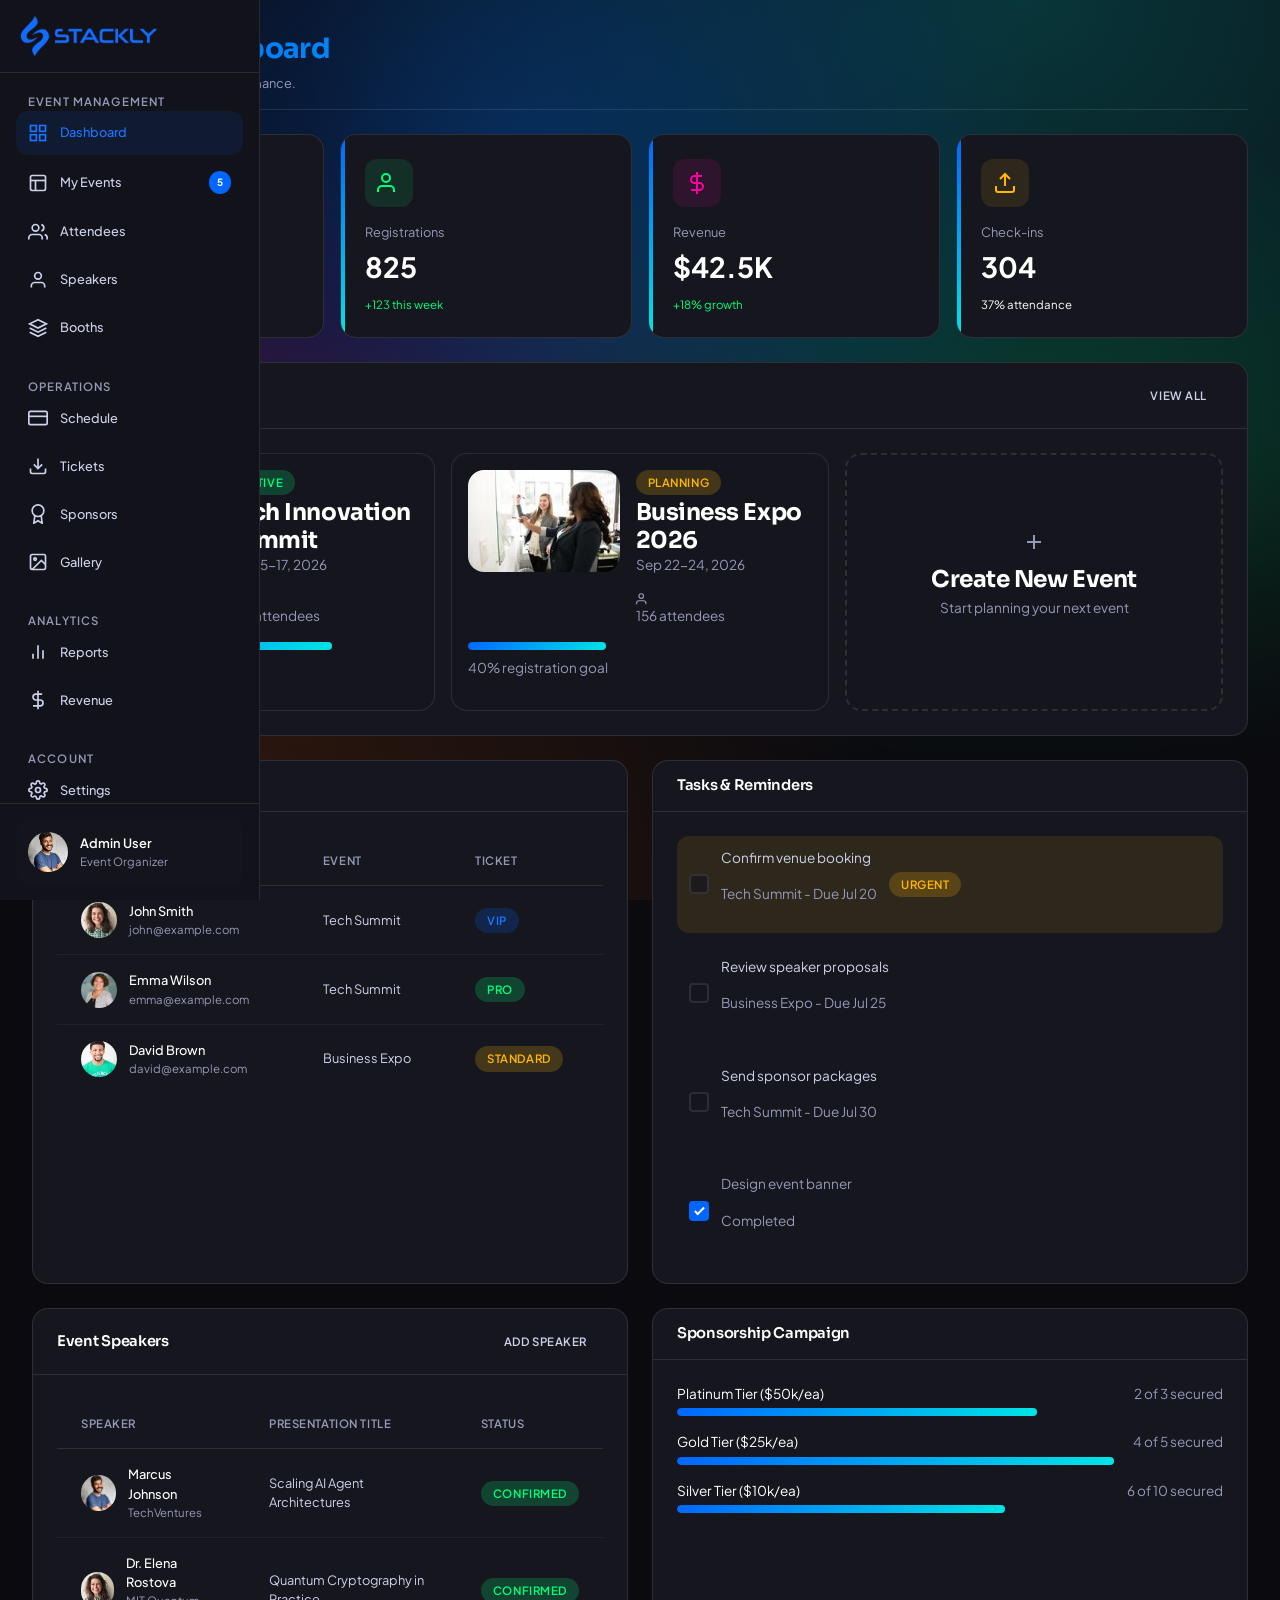
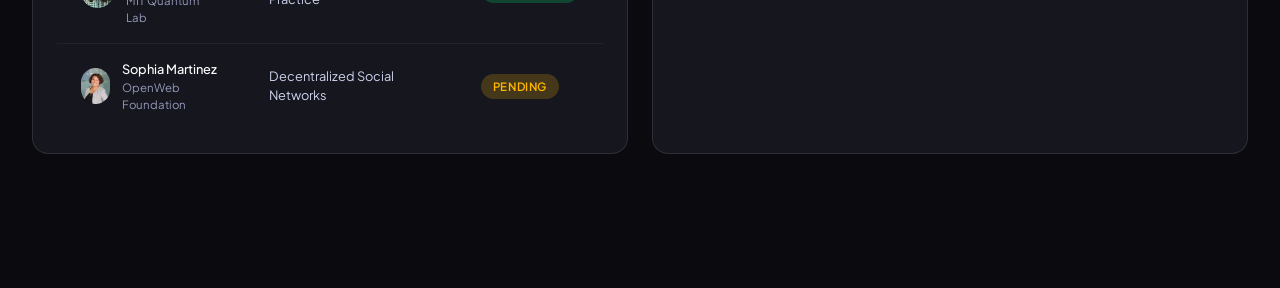
<file: organizer/dashboard.html>
<!DOCTYPE html>
<html lang="en" data-theme="dark">
<head>
  <meta charset="UTF-8">
  <meta name="viewport" content="width=device-width, initial-scale=1.0">
  <title>Organizer Dashboard - Stackly</title>
  <link rel="icon" type="image/svg+xml" href="data:image/svg+xml,%3Csvg xmlns='http://www.w3.org/2000/svg' viewBox='0 0 100 100'%3E%3Cdefs%3E%3ClinearGradient id='g' x1='0%25' y1='0%25' x2='100%25' y2='100%25'%3E%3Cstop offset='0%25' style='stop-color:%23ff00a0'/%3E%3Cstop offset='100%25' style='stop-color:%230066ff'/%3E%3C/linearGradient%3E%3C/defs%3E%3Crect width='100' height='100' rx='20' fill='url(%23g)'/%3E%3Cpath d='M30 35h40v5H30zm0 12h40v5H30zm0 12h30v5H30z' fill='white'/%3E%3C/svg%3E">
  <link rel="preconnect" href="https://fonts.googleapis.com">
  <link rel="preconnect" href="https://fonts.gstatic.com" crossorigin>
  <link href="https://fonts.googleapis.com/css2?family=Plus+Jakarta+Sans:wght@300;400;500;600;700;800&family=Sora:wght@400;500;600;700;800&family=JetBrains+Mono:wght@400;500&display=swap" rel="stylesheet">
  <link rel="stylesheet" href="../css/main.css">
</head>
<body>
  <div class="dashboard">
    <!-- Sidebar -->
    <aside class="sidebar" id="sidebar">
      <div class="sidebar-header">
        <a href="../index.html" class="sidebar-logo">
          <div class="sidebar-logo-icon" style="background: linear-gradient(135deg, #ff00a0, #0066ff);">
            <svg viewBox="0 0 24 24" fill="none" stroke="currentColor" stroke-width="2" width="24" height="24">
              <rect x="3" y="3" width="18" height="18" rx="2" ry="2"></rect>
              <line x1="3" y1="9" x2="21" y2="9"></line>
              <line x1="9" y1="21" x2="9" y2="9"></line>
            </svg>
          </div>
          <span class="sidebar-logo-text">Organizer</span>
        </a>
        <button class="mobile-sidebar-close" onclick="toggleMobileSidebar()">
          <svg viewBox="0 0 24 24" width="20" height="20" fill="none" stroke="currentColor" stroke-width="2">
            <line x1="18" y1="6" x2="6" y2="18"></line>
            <line x1="6" y1="6" x2="18" y2="18"></line>
          </svg>
        </button>
      </div>

      <div class="sidebar-content">
        <div class="sidebar-section">
          <span class="sidebar-section-title">Event Management</span>
          <nav class="sidebar-nav">
            <a href="dashboard.html" class="sidebar-link active">
              <svg class="sidebar-link-icon" viewBox="0 0 24 24" fill="none" stroke="currentColor" stroke-width="2">
                <rect x="3" y="3" width="7" height="7"></rect>
                <rect x="14" y="3" width="7" height="7"></rect>
                <rect x="14" y="14" width="7" height="7"></rect>
                <rect x="3" y="14" width="7" height="7"></rect>
              </svg>
              <span class="sidebar-link-text">Dashboard</span>
            </a>
            <a href="#" class="sidebar-link">
              <svg class="sidebar-link-icon" viewBox="0 0 24 24" fill="none" stroke="currentColor" stroke-width="2">
                <rect x="3" y="3" width="18" height="18" rx="2" ry="2"></rect>
                <line x1="3" y1="9" x2="21" y2="9"></line>
                <line x1="9" y1="21" x2="9" y2="9"></line>
              </svg>
              <span class="sidebar-link-text">My Events</span>
              <span class="sidebar-link-badge">5</span>
            </a>
            <a href="#" class="sidebar-link">
              <svg class="sidebar-link-icon" viewBox="0 0 24 24" fill="none" stroke="currentColor" stroke-width="2">
                <path d="M17 21v-2a4 4 0 0 0-4-4H5a4 4 0 0 0-4 4v2"></path>
                <circle cx="9" cy="7" r="4"></circle>
                <path d="M23 21v-2a4 4 0 0 0-3-3.87"></path>
                <path d="M16 3.13a4 4 0 0 1 0 7.75"></path>
              </svg>
              <span class="sidebar-link-text">Attendees</span>
            </a>
            <a href="#" class="sidebar-link">
              <svg class="sidebar-link-icon" viewBox="0 0 24 24" fill="none" stroke="currentColor" stroke-width="2">
                <path d="M20 21v-2a4 4 0 0 0-4-4H8a4 4 0 0 0-4 4v2"></path>
                <circle cx="12" cy="7" r="4"></circle>
              </svg>
              <span class="sidebar-link-text">Speakers</span>
            </a>
            <a href="#" class="sidebar-link">
              <svg class="sidebar-link-icon" viewBox="0 0 24 24" fill="none" stroke="currentColor" stroke-width="2">
                <path d="M12 2L2 7l10 5 10-5-10-5z"></path>
                <path d="M2 17l10 5 10-5"></path>
                <path d="M2 12l10 5 10-5"></path>
              </svg>
              <span class="sidebar-link-text">Booths</span>
            </a>
          </nav>
        </div>

        <div class="sidebar-section">
          <span class="sidebar-section-title">Operations</span>
          <nav class="sidebar-nav">
            <a href="#" class="sidebar-link">
              <svg class="sidebar-link-icon" viewBox="0 0 24 24" fill="none" stroke="currentColor" stroke-width="2">
                <rect x="1" y="4" width="22" height="16" rx="2" ry="2"></rect>
                <line x1="1" y1="10" x2="23" y2="10"></line>
              </svg>
              <span class="sidebar-link-text">Schedule</span>
            </a>
            <a href="#" class="sidebar-link">
              <svg class="sidebar-link-icon" viewBox="0 0 24 24" fill="none" stroke="currentColor" stroke-width="2">
                <path d="M21 15v4a2 2 0 0 1-2 2H5a2 2 0 0 1-2-2v-4"></path>
                <polyline points="7 10 12 15 17 10"></polyline>
                <line x1="12" y1="15" x2="12" y2="3"></line>
              </svg>
              <span class="sidebar-link-text">Tickets</span>
            </a>
            <a href="#" class="sidebar-link">
              <svg class="sidebar-link-icon" viewBox="0 0 24 24" fill="none" stroke="currentColor" stroke-width="2">
                <circle cx="12" cy="8" r="7"></circle>
                <polyline points="8.21 13.89 7 23 12 20 17 23 15.79 13.88"></polyline>
              </svg>
              <span class="sidebar-link-text">Sponsors</span>
            </a>
            <a href="#" class="sidebar-link">
              <svg class="sidebar-link-icon" viewBox="0 0 24 24" fill="none" stroke="currentColor" stroke-width="2">
                <rect x="3" y="3" width="18" height="18" rx="2" ry="2"></rect>
                <circle cx="8.5" cy="8.5" r="1.5"></circle>
                <polyline points="21 15 16 10 5 21"></polyline>
              </svg>
              <span class="sidebar-link-text">Gallery</span>
            </a>
          </nav>
        </div>

        <div class="sidebar-section">
          <span class="sidebar-section-title">Analytics</span>
          <nav class="sidebar-nav">
            <a href="#" class="sidebar-link">
              <svg class="sidebar-link-icon" viewBox="0 0 24 24" fill="none" stroke="currentColor" stroke-width="2">
                <line x1="18" y1="20" x2="18" y2="10"></line>
                <line x1="12" y1="20" x2="12" y2="4"></line>
                <line x1="6" y1="20" x2="6" y2="14"></line>
              </svg>
              <span class="sidebar-link-text">Reports</span>
            </a>
            <a href="#" class="sidebar-link">
              <svg class="sidebar-link-icon" viewBox="0 0 24 24" fill="none" stroke="currentColor" stroke-width="2">
                <line x1="12" y1="1" x2="12" y2="23"></line>
                <path d="M17 5H9.5a3.5 3.5 0 0 0 0 7h5a3.5 3.5 0 0 1 0 7H6"></path>
              </svg>
              <span class="sidebar-link-text">Revenue</span>
            </a>
          </nav>
        </div>

        <div class="sidebar-section">
          <span class="sidebar-section-title">Account</span>
          <nav class="sidebar-nav">
            <a href="#" class="sidebar-link">
              <svg class="sidebar-link-icon" viewBox="0 0 24 24" fill="none" stroke="currentColor" stroke-width="2">
                <circle cx="12" cy="12" r="3"></circle>
                <path d="M19.4 15a1.65 1.65 0 0 0 .33 1.82l.06.06a2 2 0 0 1 0 2.83 2 2 0 0 1-2.83 0l-.06-.06a1.65 1.65 0 0 0-1.82-.33 1.65 1.65 0 0 0-1 1.51V21a2 2 0 0 1-2 2 2 2 0 0 1-2-2v-.09A1.65 1.65 0 0 0 9 19.4a1.65 1.65 0 0 0-1.82.33l-.06.06a2 2 0 0 1-2.83 0 2 2 0 0 1 0-2.83l.06-.06a1.65 1.65 0 0 0 .33-1.82 1.65 1.65 0 0 0-1.51-1H3a2 2 0 0 1-2-2 2 2 0 0 1 2-2h.09A1.65 1.65 0 0 0 4.6 9a1.65 1.65 0 0 0-.33-1.82l-.06-.06a2 2 0 0 1 0-2.83 2 2 0 0 1 2.83 0l.06.06a1.65 1.65 0 0 0 1.82.33H9a1.65 1.65 0 0 0 1-1.51V3a2 2 0 0 1 2-2 2 2 0 0 1 2 2v.09a1.65 1.65 0 0 0 1 1.51 1.65 1.65 0 0 0 1.82-.33l.06-.06a2 2 0 0 1 2.83 0 2 2 0 0 1 0 2.83l-.06.06a1.65 1.65 0 0 0-.33 1.82V9a1.65 1.65 0 0 0 1.51 1H21a2 2 0 0 1 2 2 2 2 0 0 1-2 2h-.09a1.65 1.65 0 0 0-1.51 1z"></path>
              </svg>
              <span class="sidebar-link-text">Settings</span>
            </a>
            <a href="../login.html" class="sidebar-link">
              <svg class="sidebar-link-icon" viewBox="0 0 24 24" fill="none" stroke="currentColor" stroke-width="2">
                <path d="M9 21H5a2 2 0 0 1-2-2V5a2 2 0 0 1 2-2h4"></path>
                <polyline points="16 17 21 12 16 7"></polyline>
                <line x1="21" y1="12" x2="9" y2="12"></line>
              </svg>
              <span class="sidebar-link-text">Logout</span>
            </a>
          </nav>
        </div>
      </div>

      <div class="sidebar-footer">
        <div class="sidebar-user">
          <img src="../assets/pexels_photo_2379004.webp" alt="Organizer" class="sidebar-user-avatar">
          <div class="sidebar-user-info">
            <div class="sidebar-user-name">Sarah Chen</div>
            <div class="sidebar-user-role">Event Organizer</div>
          </div>
        </div>
      </div>
    </aside>

    <!-- Main Content -->
    <main class="dashboard-main">
      <header class="dashboard-header">
        <div class="flex items-center gap-4">
          <button class="header-menu-toggle lg:hidden" onclick="toggleMobileSidebar()">
            <svg viewBox="0 0 24 24" width="24" height="24" fill="none" stroke="currentColor" stroke-width="2">
              <line x1="3" y1="6" x2="21" y2="6"></line>
              <line x1="3" y1="12" x2="21" y2="12"></line>
              <line x1="3" y1="18" x2="21" y2="18"></line>
            </svg>
          </button>
          <div>
            <h1 class="dashboard-header-title">Organizer Dashboard</h1>
            <p class="text-muted text-sm">Manage your events and track performance.</p>
          </div>
        </div>
        <div class="dashboard-header-actions">
          <button class="btn btn-primary">
            <svg viewBox="0 0 24 24" width="18" height="18" fill="none" stroke="currentColor" stroke-width="2">
              <line x1="12" y1="5" x2="12" y2="19"></line>
              <line x1="5" y1="12" x2="19" y2="12"></line>
            </svg>
            Create Event
          </button>
        </div>
      </header>

      <div class="dashboard-content">
        <!-- Stats -->
        <div class="stats-grid">
          <div class="stat-card">
            <div class="stat-card-icon primary">
              <svg viewBox="0 0 24 24" fill="none" stroke="currentColor" stroke-width="2">
                <rect x="3" y="3" width="18" height="18" rx="2" ry="2"></rect>
                <line x1="3" y1="9" x2="21" y2="9"></line>
                <line x1="9" y1="21" x2="9" y2="9"></line>
              </svg>
            </div>
            <div class="stat-card-label">My Events</div>
            <div class="stat-card-value" data-count="5">0</div>
            <div class="stat-card-change positive">2 upcoming</div>
          </div>

          <div class="stat-card">
            <div class="stat-card-icon success">
              <svg viewBox="0 0 24 24" fill="none" stroke="currentColor" stroke-width="2">
                <path d="M17 21v-2a4 4 0 0 0-4-4H5a4 4 0 0 0-4 4v2"></path>
                <circle cx="9" cy="7" r="4"></circle>
              </svg>
            </div>
            <div class="stat-card-label">Registrations</div>
            <div class="stat-card-value" data-count="847">0</div>
            <div class="stat-card-change positive">+123 this week</div>
          </div>

          <div class="stat-card">
            <div class="stat-card-icon accent">
              <svg viewBox="0 0 24 24" fill="none" stroke="currentColor" stroke-width="2">
                <line x1="12" y1="1" x2="12" y2="23"></line>
                <path d="M17 5H9.5a3.5 3.5 0 0 0 0 7h5a3.5 3.5 0 0 1 0 7H6"></path>
              </svg>
            </div>
            <div class="stat-card-label">Revenue</div>
            <div class="stat-card-value">$42.5K</div>
            <div class="stat-card-change positive">+18% growth</div>
          </div>

          <div class="stat-card">
            <div class="stat-card-icon warning">
              <svg viewBox="0 0 24 24" fill="none" stroke="currentColor" stroke-width="2">
                <path d="M21 15v4a2 2 0 0 1-2 2H5a2 2 0 0 1-2-2v-4"></path>
                <polyline points="17 8 12 3 7 8"></polyline>
                <line x1="12" y1="3" x2="12" y2="15"></line>
              </svg>
            </div>
            <div class="stat-card-label">Check-ins</div>
            <div class="stat-card-value" data-count="312">0</div>
            <div class="stat-card-change">37% attendance</div>
          </div>
        </div>

        <!-- My Events Grid -->
        <div class="dashboard-card mt-6">
          <div class="dashboard-card-header">
            <h3 class="dashboard-card-title">My Events</h3>
            <a href="#" class="btn btn-ghost btn-sm">View All</a>
          </div>
          <div class="dashboard-card-body">
            <div class="grid md:grid-cols-2 lg:grid-cols-3 gap-4">
              <div class="card p-4" style="background: var(--bg-glass);">
                <div class="flex items-start gap-4">
                  <div class="w-16 h-16 rounded-xl overflow-hidden flex-shrink-0">
                    <img src="../assets/pexels_photo_2774556.webp" alt="" class="w-full h-full object-cover">
                  </div>
                  <div class="flex-1">
                    <span class="badge badge-success mb-1">Active</span>
                    <h4 class="font-semibold">Tech Innovation Summit</h4>
                    <p class="text-sm text-muted">Aug 15-17, 2026</p>
                    <div class="flex items-center gap-4 mt-3">
                      <span class="text-xs text-muted">
                        <svg viewBox="0 0 24 24" width="14" height="14" fill="none" stroke="currentColor" stroke-width="2" class="inline">
                          <path d="M17 21v-2a4 4 0 0 0-4-4H5a4 4 0 0 0-4 4v2"></path>
                          <circle cx="9" cy="7" r="4"></circle>
                        </svg>
                        234 attendees
                      </span>
                    </div>
                  </div>
                </div>
                <div class="progress mt-4">
                  <div class="progress-bar" style="width: 75%"></div>
                </div>
                <p class="text-xs text-muted mt-2">75% registration goal</p>
              </div>

              <div class="card p-4" style="background: var(--bg-glass);">
                <div class="flex items-start gap-4">
                  <div class="w-16 h-16 rounded-xl overflow-hidden flex-shrink-0">
                    <img src="../assets/pexels_photo_1181533.webp" alt="" class="w-full h-full object-cover">
                  </div>
                  <div class="flex-1">
                    <span class="badge badge-warning mb-1">Planning</span>
                    <h4 class="font-semibold">Business Expo 2026</h4>
                    <p class="text-sm text-muted">Sep 22-24, 2026</p>
                    <div class="flex items-center gap-4 mt-3">
                      <span class="text-xs text-muted">
                        <svg viewBox="0 0 24 24" width="14" height="14" fill="none" stroke="currentColor" stroke-width="2" class="inline">
                          <path d="M17 21v-2a4 4 0 0 0-4-4H5a4 4 0 0 0-4 4v2"></path>
                          <circle cx="9" cy="7" r="4"></circle>
                        </svg>
                        156 attendees
                      </span>
                    </div>
                  </div>
                </div>
                <div class="progress mt-4">
                  <div class="progress-bar" style="width: 40%"></div>
                </div>
                <p class="text-xs text-muted mt-2">40% registration goal</p>
              </div>

              <div class="card p-4" style="background: var(--bg-glass); border: 2px dashed var(--border-primary);">
                <div class="flex flex-col items-center justify-center h-full text-center py-4">
                  <div class="w-12 h-12 rounded-full bg-card-glass flex items-center justify-center mb-3">
                    <svg viewBox="0 0 24 24" width="24" height="24" fill="none" stroke="currentColor" stroke-width="2" class="text-muted">
                      <line x1="12" y1="5" x2="12" y2="19"></line>
                      <line x1="5" y1="12" x2="19" y2="12"></line>
                    </svg>
                  </div>
                  <h4 class="font-semibold mb-1">Create New Event</h4>
                  <p class="text-sm text-muted">Start planning your next event</p>
                </div>
              </div>
            </div>
          </div>
        </div>

        <!-- Recent Registrations -->
        <div class="grid lg:grid-cols-2 gap-6 mt-6">
          <div class="dashboard-card">
            <div class="dashboard-card-header">
              <h3 class="dashboard-card-title">Recent Registrations</h3>
            </div>
            <div class="dashboard-card-body p-0">
              <table class="table">
                <thead>
                  <tr>
                    <th>Attendee</th>
                    <th>Event</th>
                    <th>Ticket</th>
                  </tr>
                </thead>
                <tbody>
                  <tr>
                    <td>
                      <div class="table-user">
                        <img src="../assets/pexels_photo_774909.webp" alt="" class="table-user-avatar">
                        <div class="table-user-info">
                          <div class="table-user-name">John Smith</div>
                          <div class="table-user-email">john@example.com</div>
                        </div>
                      </div>
                    </td>
                    <td>Tech Summit</td>
                    <td><span class="badge badge-primary">VIP</span></td>
                  </tr>
                  <tr>
                    <td>
                      <div class="table-user">
                        <img src="../assets/pexels_photo_1181686.webp" alt="" class="table-user-avatar">
                        <div class="table-user-info">
                          <div class="table-user-name">Emma Wilson</div>
                          <div class="table-user-email">emma@example.com</div>
                        </div>
                      </div>
                    </td>
                    <td>Tech Summit</td>
                    <td><span class="badge badge-success">Pro</span></td>
                  </tr>
                  <tr>
                    <td>
                      <div class="table-user">
                        <img src="../assets/pexels_photo_1222271.webp" alt="" class="table-user-avatar">
                        <div class="table-user-info">
                          <div class="table-user-name">David Brown</div>
                          <div class="table-user-email">david@example.com</div>
                        </div>
                      </div>
                    </td>
                    <td>Business Expo</td>
                    <td><span class="badge badge-warning">Standard</span></td>
                  </tr>
                </tbody>
              </table>
            </div>
          </div>

          <div class="dashboard-card">
            <div class="dashboard-card-header">
              <h3 class="dashboard-card-title">Tasks & Reminders</h3>
            </div>
            <div class="dashboard-card-body">
              <div class="flex flex-col gap-3">
                <div class="flex items-center gap-3 p-3 rounded-lg" style="background: rgba(255, 183, 0, 0.1);">
                  <input type="checkbox" class="form-check-input">
                  <div class="flex-1">
                    <p class="text-sm font-medium">Confirm venue booking</p>
                    <p class="text-xs text-muted">Tech Summit - Due Jul 20</p>
                  </div>
                  <span class="badge badge-warning">Urgent</span>
                </div>
                <div class="flex items-center gap-3 p-3 rounded-lg" style="background: var(--bg-glass);">
                  <input type="checkbox" class="form-check-input">
                  <div class="flex-1">
                    <p class="text-sm font-medium">Review speaker proposals</p>
                    <p class="text-xs text-muted">Business Expo - Due Jul 25</p>
                  </div>
                </div>
                <div class="flex items-center gap-3 p-3 rounded-lg" style="background: var(--bg-glass);">
                  <input type="checkbox" class="form-check-input">
                  <div class="flex-1">
                    <p class="text-sm font-medium">Send sponsor packages</p>
                    <p class="text-xs text-muted">Tech Summit - Due Jul 30</p>
                  </div>
                </div>
                <div class="flex items-center gap-3 p-3 rounded-lg" style="background: var(--bg-glass);">
                  <input type="checkbox" class="form-check-input" checked>
                  <div class="flex-1">
                    <p class="text-sm text-muted line-through">Design event banner</p>
                    <p class="text-xs text-muted">Completed</p>
                  </div>
                </div>
              </div>
            </div>
          </div>
        </div>

        <!-- New Sections: Speaker Panels & Sponsors Tiers -->
        <div class="grid lg:grid-cols-2 gap-6 mt-6">
          <div class="dashboard-card">
            <div class="dashboard-card-header">
              <h3 class="dashboard-card-title">Event Speakers</h3>
              <a href="#" class="btn btn-ghost btn-sm">Add Speaker</a>
            </div>
            <div class="dashboard-card-body p-0">
              <table class="table">
                <thead>
                  <tr>
                    <th>Speaker</th>
                    <th>Presentation Title</th>
                    <th>Status</th>
                  </tr>
                </thead>
                <tbody>
                  <tr>
                    <td>
                      <div class="table-user">
                        <img src="../assets/pexels_photo_2379004.webp" alt="Marcus" class="table-user-avatar">
                        <div class="table-user-info">
                          <div class="table-user-name">Marcus Johnson</div>
                          <div class="table-user-email">TechVentures</div>
                        </div>
                      </div>
                    </td>
                    <td>Scaling AI Agent Architectures</td>
                    <td><span class="badge badge-success">Confirmed</span></td>
                  </tr>
                  <tr>
                    <td>
                      <div class="table-user">
                        <img src="../assets/pexels_photo_774909.webp" alt="Elena" class="table-user-avatar">
                        <div class="table-user-info">
                          <div class="table-user-name">Dr. Elena Rostova</div>
                          <div class="table-user-email">MIT Quantum Lab</div>
                        </div>
                      </div>
                    </td>
                    <td>Quantum Cryptography in Practice</td>
                    <td><span class="badge badge-success">Confirmed</span></td>
                  </tr>
                  <tr>
                    <td>
                      <div class="table-user">
                        <img src="../assets/pexels_photo_1181686.webp" alt="Sophia" class="table-user-avatar">
                        <div class="table-user-info">
                          <div class="table-user-name">Sophia Martinez</div>
                          <div class="table-user-email">OpenWeb Foundation</div>
                        </div>
                      </div>
                    </td>
                    <td>Decentralized Social Networks</td>
                    <td><span class="badge badge-warning">Pending</span></td>
                  </tr>
                </tbody>
              </table>
            </div>
          </div>

          <div class="dashboard-card">
            <div class="dashboard-card-header">
              <h3 class="dashboard-card-title">Sponsorship Campaign</h3>
            </div>
            <div class="dashboard-card-body">
              <div class="flex flex-col gap-4">
                <div>
                  <div class="flex justify-between items-center mb-1 text-sm" style="display: flex; justify-content: space-between; align-items: center;">
                    <span class="font-medium">Platinum Tier ($50k/ea)</span>
                    <span class="text-xs text-muted">2 of 3 secured</span>
                  </div>
                  <div class="progress" style="height: 8px;">
                    <div class="progress-bar" style="width: 66%; background: var(--gradient-primary);"></div>
                  </div>
                </div>
                <div>
                  <div class="flex justify-between items-center mb-1 text-sm" style="display: flex; justify-content: space-between; align-items: center;">
                    <span class="font-medium">Gold Tier ($25k/ea)</span>
                    <span class="text-xs text-muted">4 of 5 secured</span>
                  </div>
                  <div class="progress" style="height: 8px;">
                    <div class="progress-bar" style="width: 80%; background: var(--gradient-primary);"></div>
                  </div>
                </div>
                <div>
                  <div class="flex justify-between items-center mb-1 text-sm" style="display: flex; justify-content: space-between; align-items: center;">
                    <span class="font-medium">Silver Tier ($10k/ea)</span>
                    <span class="text-xs text-muted">6 of 10 secured</span>
                  </div>
                  <div class="progress" style="height: 8px;">
                    <div class="progress-bar" style="width: 60%; background: var(--gradient-primary);"></div>
                  </div>
                </div>
              </div>
            </div>
          </div>
        </div>
      </div>
    </main>
  </div>

  <div class="sidebar-overlay" id="sidebarOverlay" onclick="toggleMobileSidebar()"></div>

  <script src="../js/utils.js"></script>
  <script src="../js/app.js"></script>
  <script>
    function toggleSidebar() {
      if (window.innerWidth <= 600) {
        toggleMobileSidebar();
      } else {
        document.getElementById('sidebar').classList.toggle('collapsed');
      }
    }

    function toggleMobileSidebar() {
      document.getElementById('sidebar').classList.toggle('active');
      document.getElementById('sidebarOverlay').classList.toggle('active');
      document.body.classList.toggle('sidebar-open');
    }

    document.addEventListener('DOMContentLoaded', () => {
      document.querySelectorAll('.stat-card-value[data-count]').forEach(el => {
        const target = parseInt(el.dataset.count);
        let current = 0;
        const increment = target / 50;
        const timer = setInterval(() => {
          current += increment;
          if (current >= target) {
            el.textContent = target.toLocaleString();
            clearInterval(timer);
          } else {
            el.textContent = Math.floor(current).toLocaleString();
          }
        }, 40);
      });
    });
  </script>
</body>
</html>
</file>
<file: css/main.css>
/* ========================================
   Main Stylesheet
   Conference & Exhibition Management Platform
   ======================================== */

@import url('https://fonts.googleapis.com/css2?family=Plus+Jakarta+Sans:wght@300;400;500;600;700;800&family=Sora:wght@400;500;600;700;800&family=JetBrains+Mono:wght@400;500&display=swap');

/* Import all CSS modules */
@import 'variables.css';
@import 'reset.css';
@import 'animations.css';
@import 'components.css';
@import 'layout.css';
@import 'sections.css';
@import 'dashboard.css';

/* Global html/body horizontal scroll prevention */
html,
body {
  overflow-x: hidden !important;
}

/* ========================================
   Additional Global Styles
   ======================================= */

/* Loading Screen */
.loading-screen {
  position: fixed;
  inset: 0;
  display: flex;
  flex-direction: column;
  align-items: center;
  justify-content: center;
  background: var(--bg-primary);
  z-index: 9999;
  transition: opacity 0.5s ease, visibility 0.5s ease;
}

.loading-screen.hidden {
  opacity: 0;
  visibility: hidden;
}

.loading-logo {
  width: 80px;
  height: 80px;
  background: var(--gradient-primary);
  border-radius: var(--radius-xl);
  display: flex;
  align-items: center;
  justify-content: center;
  margin-bottom: var(--space-6);
  animation: pulse 2s ease-in-out infinite;
  box-shadow: var(--shadow-glow);
}

.loading-logo svg {
  width: 40px;
  height: 40px;
  color: white;
}

.loading-spinner {
  width: 48px;
  height: 48px;
  border: 3px solid var(--bg-glass);
  border-top-color: var(--primary-500);
  border-radius: 50%;
  animation: spin 1s linear infinite;
  margin-bottom: var(--space-4);
}

.loading-text {
  font-size: var(--fs-sm);
  color: var(--text-muted);
  letter-spacing: 0.1em;
  text-transform: uppercase;
}

/* Page Transition */
.page-transition {
  position: fixed;
  inset: 0;
  background: var(--bg-primary);
  z-index: 9998;
  transform: translateY(100%);
  transition: transform 0.5s cubic-bezier(0.65, 0, 0.35, 1);
}

.page-transition.active {
  transform: translateY(0);
}

.page-transition.active.out {
  transform: translateY(-100%);
}

/* Animated Form Inputs */
.input-animated {
  position: relative;
}

.input-animated input,
.input-animated textarea {
  width: 100%;
  padding: var(--space-4) var(--space-5);
  padding-top: var(--space-6);
  background: var(--bg-glass);
  border: 1px solid var(--border-primary);
  border-radius: var(--radius-lg);
  color: var(--text-primary);
  font-size: var(--fs-base);
  transition: all var(--transition-fast);
}

.input-animated label {
  position: absolute;
  top: 50%;
  left: var(--space-5);
  transform: translateY(-50%);
  font-size: var(--fs-base);
  color: var(--text-muted);
  pointer-events: none;
  transition: all var(--transition-fast);
}

.input-animated input:focus,
.input-animated textarea:focus {
  border-color: var(--primary-500);
  box-shadow: 0 0 0 3px rgba(0, 102, 255, 0.2);
}

.input-animated input:focus+label,
.input-animated input:not(:placeholder-shown)+label,
.input-animated textarea:focus+label,
.input-animated textarea:not(:placeholder-shown)+label {
  top: var(--space-2);
  font-size: var(--fs-xs);
  color: var(--primary-400);
}

/* Animated Checkbox */
.checkbox-animated {
  display: flex;
  align-items: center;
  gap: var(--space-3);
  cursor: pointer;
}

.checkbox-animated input {
  appearance: none;
  width: 24px;
  height: 24px;
  background: var(--bg-glass);
  border: 2px solid var(--border-primary);
  border-radius: var(--radius-md);
  cursor: pointer;
  transition: all var(--transition-fast);
  position: relative;
}

.checkbox-animated input:checked {
  background: var(--primary-500);
  border-color: var(--primary-500);
}

.checkbox-animated input:checked::after {
  content: '';
  position: absolute;
  top: 4px;
  left: 8px;
  width: 6px;
  height: 10px;
  border: solid white;
  border-width: 0 2px 2px 0;
  transform: rotate(45deg);
}

.checkbox-animated input:focus {
  box-shadow: 0 0 0 3px rgba(0, 102, 255, 0.2);
}

/* Toggle Switch */
.toggle-switch {
  position: relative;
  width: 48px;
  height: 26px;
  cursor: pointer;
}

.toggle-switch input {
  opacity: 0;
  width: 0;
  height: 0;
}

.toggle-slider {
  position: absolute;
  inset: 0;
  background: var(--bg-glass);
  border: 1px solid var(--border-primary);
  border-radius: var(--radius-full);
  transition: all var(--transition-fast);
}

.toggle-slider::before {
  content: '';
  position: absolute;
  top: 3px;
  left: 3px;
  width: 18px;
  height: 18px;
  background: var(--text-muted);
  border-radius: 50%;
  transition: all var(--transition-fast);
}

.toggle-switch input:checked+.toggle-slider {
  background: var(--primary-500);
  border-color: var(--primary-500);
}

.toggle-switch input:checked+.toggle-slider::before {
  transform: translateX(22px);
  background: white;
}

/* Responsive Image Container */
.image-container {
  position: relative;
  width: 100%;
  overflow: hidden;
  border-radius: var(--radius-xl);
}

.image-container img {
  width: 100%;
  height: 100%;
  object-fit: cover;
  transition: transform var(--transition-slow);
}

.image-container:hover img {
  transform: scale(1.05);
}

/* Gradient Border */
.gradient-border {
  position: relative;
  background: var(--bg-card);
  border-radius: var(--radius-xl);
}

.gradient-border::before {
  content: '';
  position: absolute;
  inset: -2px;
  background: var(--gradient-primary);
  border-radius: calc(var(--radius-xl) + 2px);
  z-index: -1;
  opacity: 0;
  transition: opacity var(--transition-base);
}

.gradient-border:hover::before {
  opacity: 1;
}

/* Glowing Text */
.text-glow {
  text-shadow: 0 0 10px var(--primary-500),
    0 0 20px var(--primary-500),
    0 0 30px var(--primary-500);
}

.text-glow-accent {
  text-shadow: 0 0 10px var(--accent-500),
    0 0 20px var(--accent-500),
    0 0 30px var(--accent-500);
}

.text-glow-success {
  text-shadow: 0 0 10px var(--success-500),
    0 0 20px var(--success-500),
    0 0 30px var(--success-500);
}

/* Floating Label */
.floating-label {
  position: relative;
}

.floating-label input {
  padding-top: var(--space-6);
}

.floating-label label {
  position: absolute;
  top: var(--space-3);
  left: var(--space-4);
  font-size: var(--fs-xs);
  color: var(--text-muted);
  pointer-events: none;
}

/* Animated Underline */
.underline-animated {
  position: relative;
  display: inline-block;
}

.underline-animated::after {
  content: '';
  position: absolute;
  bottom: -2px;
  left: 0;
  width: 0;
  height: 2px;
  background: var(--gradient-primary);
  transition: width var(--transition-base);
}

.underline-animated:hover::after {
  width: 100%;
}

/* Glass Panel */
.glass-panel {
  background: var(--bg-glass);
  backdrop-filter: var(--glass-blur);
  -webkit-backdrop-filter: var(--glass-blur);
  border: 1px solid var(--border-primary);
  border-radius: var(--radius-2xl);
}

/* Neon Box */
.neon-box {
  position: relative;
  border: 2px solid var(--primary-500);
  border-radius: var(--radius-xl);
  box-shadow: var(--shadow-glow);
  transition: all var(--transition-base);
}

.neon-box:hover {
  box-shadow: 0 0 20px var(--primary-500),
    0 0 40px var(--primary-500),
    0 0 60px var(--primary-500);
}

/* Morphing Shape */
.morph-shape {
  width: 200px;
  height: 200px;
  background: var(--gradient-primary);
  animation: morph 8s ease-in-out infinite;
}

/* Gradient Text Animation */
.gradient-text-animate {
  background: linear-gradient(90deg, var(--primary-500), var(--secondary-500), var(--accent-500), var(--primary-500));
  background-size: 300% 100%;
  -webkit-background-clip: text;
  -webkit-text-fill-color: transparent;
  background-clip: text;
  animation: gradientShift 4s ease infinite;
}

/* Responsive Typography */
@media (max-width: 479px) {
  h1 {
    font-size: var(--fs-3xl);
  }

  h2 {
    font-size: var(--fs-2xl);
  }

  h3 {
    font-size: var(--fs-xl);
  }
}

/* Printable Styles */
@media print {

  .header,
  .footer,
  .scroll-top,
  .btn,
  .sidebar {
    display: none !important;
  }

  body {
    background: white !important;
    color: black !important;
  }

  .card {
    border: 1px solid #ccc !important;
    box-shadow: none !important;
  }
}

/* Utility Classes */
.text-center {
  text-align: center;
}

.text-center .badge {
  display: inline-flex;
  margin-left: auto;
  margin-right: auto;
}

.text-center h2+p {
  margin-top: var(--space-3) !important;
}

/* High Contrast Mode */
@media (prefers-contrast: high) {
  :root {
    --border-primary: rgba(255, 255, 255, 0.5);
    --text-secondary: #cccccc;
  }
}

/* Print Media */
@media print {
  * {
    background: transparent !important;
    color: black !important;
    box-shadow: none !important;
    text-shadow: none !important;
  }

  a,
  a:visited {
    text-decoration: underline;
  }

  a[href]::after {
    content: " (" attr(href) ")";
  }

  img {
    page-break-inside: avoid;
  }

  @page {
    margin: 0.5cm;
  }
}

/* Prevent horizontal page scrolling on the dashboard and main content layout globally */
.dashboard {
  max-width: 100% !important;
  overflow-x: hidden !important;
}

.main-content,
.dashboard-main,
.dashboard-content {
  min-width: 0 !important;
  max-width: 100% !important;
  overflow-x: hidden !important;
}

/* Desktop and Tablet view width adjustments to prevent horizontal scroll when sidebar is visible */
@media (min-width: 601px) {

  .main-content,
  .dashboard-main {
    width: calc(100% - var(--sidebar-width)) !important;
    max-width: calc(100% - var(--sidebar-width)) !important;
    margin-left: var(--sidebar-width) !important;
    transition: all var(--transition-base) !important;
  }

  .sidebar.collapsed~.main-content,
  .sidebar.collapsed~.dashboard-main {
    width: calc(100% - var(--sidebar-collapsed)) !important;
    max-width: calc(100% - var(--sidebar-collapsed)) !important;
    margin-left: var(--sidebar-collapsed) !important;
  }
}

@media (max-width: 767px) {
  .dashboard-content {
    padding: var(--space-4) !important;
  }
}

/* Role Selector and Tabs styling */
.role-selector {
  display: flex !important;
  gap: var(--space-2);
  margin-bottom: var(--space-6);
  background: var(--bg-secondary);
  padding: 4px;
  border-radius: var(--radius-xl);
  border: 1px solid var(--border-primary);
  width: 100%;
  box-sizing: border-box;
}

.role-tab {
  flex: 1;
  padding: var(--space-2) var(--space-3);
  border-radius: var(--radius-lg);
  border: none;
  font-size: var(--fs-sm);
  font-weight: var(--fw-semibold);
  transition: all var(--transition-fast);
  cursor: pointer;
  background: transparent;
  color: var(--text-secondary);
  text-align: center;
  white-space: nowrap;
}

.role-tab.active {
  background: var(--primary-500) !important;
  color: #fff !important;
}

/* ========================================
   Ultra-Small Viewport Responsiveness (Down to 100px)
   ======================================== */
@media (max-width: 600px) {

  html,
  body {
    overflow-x: hidden !important;
    position: relative !important;
    width: 100% !important;
    max-width: 100% !important;
  }

  :root {
    --space-4: 10px;
    --space-6: 12px;
    --space-8: 16px;
    --space-10: 18px;
    --space-12: 20px;
    --space-16: 24px;
    --space-20: 32px;
  }

  .container {
    padding-left: 16px !important;
    padding-right: 16px !important;
  }

  .grid,
  .stats-grid,
  .dashboard-grid {
    grid-template-columns: 1fr !important;
    gap: var(--space-4) !important;
  }

  .hero-title {
    font-size: var(--fs-2xl) !important;
    line-height: 1.1 !important;
  }

  .hero-description {
    font-size: var(--fs-xs) !important;
    margin-bottom: var(--space-4) !important;
  }

  .hero-actions {
    flex-direction: column !important;
    width: 100% !important;
    gap: var(--space-2) !important;
    align-items: stretch !important;
  }

  .hero-actions .btn {
    width: 100% !important;
    padding: var(--space-2) !important;
    font-size: var(--fs-xs) !important;
    justify-content: center !important;
  }

  .stats-row {
    display: block !important;
  }

  .stat-item {
    min-width: 100% !important;
    padding: var(--space-3) !important;
    margin-bottom: var(--space-4) !important;
    width: 100% !important;
  }

  .stat-item:last-child {
    margin-bottom: 0 !important;
  }

  .stat-icon {
    width: 36px !important;
    height: 36px !important;
  }

  .stat-icon svg {
    width: 16px !important;
    height: 16px !important;
  }

  .stat-value {
    font-size: var(--fs-xl) !important;
  }

  .header-container {
    padding: 0 16px !important;
  }

  .header-logo-text {
    display: none !important;
  }

  .header-actions .btn {
    display: none !important;
    /* Hide header buttons, rely on menu toggle */
  }

  .header-menu-toggle {
    display: flex !important;
  }

  .pricing-card,
  .event-card,
  .speaker-card,
  .testimonial-card {
    padding: var(--space-4) !important;
    width: 100% !important;
  }

  /* Auth layouts responsiveness */
  .auth-panel {
    padding: var(--space-2) !important;
  }

  .auth-card {
    padding: var(--space-4) !important;
    border-radius: var(--radius-xl) !important;
    width: 100% !important;
  }

  .auth-logo {
    gap: var(--space-2) !important;
    margin-bottom: var(--space-4) !important;
  }

  .auth-logo-icon {
    width: 36px !important;
    height: 36px !important;
  }

  .auth-logo-text {
    font-size: var(--fs-lg) !important;
  }

  .auth-title {
    font-size: var(--fs-xl) !important;
  }

  .auth-subtitle {
    font-size: var(--fs-xs) !important;
    margin-bottom: var(--space-4) !important;
  }

  .auth-social {
    flex-direction: column !important;
    gap: 8px !important;
  }

  .auth-social-btn {
    width: 100% !important;
    padding: 8px !important;
    font-size: var(--fs-xs) !important;
  }

  .role-selector {
    gap: 2px !important;
    padding: 2px !important;
  }

  .role-tab {
    padding: 6px 2px !important;
    font-size: 11px !important;
    letter-spacing: -0.4px !important;
  }

  .form-group {
    margin-bottom: var(--space-3) !important;
  }

  .form-group label {
    font-size: var(--fs-xs) !important;
    margin-bottom: 4px !important;
  }

  .form-input {
    padding: 8px !important;
    font-size: var(--fs-xs) !important;
  }

  .auth-card form .flex.justify-between {
    flex-direction: column !important;
    align-items: flex-start !important;
    gap: 8px !important;
  }

  /* Global typography and button wrappers on mobile */
  h1,
  .h1 {
    font-size: var(--fs-xl) !important;
  }

  h2,
  .h2 {
    font-size: var(--fs-lg) !important;
  }

  h3,
  .h3 {
    font-size: var(--fs-base) !important;
  }

  .btn {
    white-space: normal !important;
    word-break: break-word !important;
    max-width: 100% !important;
  }

  /* Overrides for inline paddings on forms */
  input[style*="padding"],
  select[style*="padding"],
  textarea[style*="padding"] {
    padding: var(--space-2) !important;
  }

  /* Prevent overflow from absolute overlays in cards/grids on mobile */
  .absolute.-bottom-6.-right-6,
  .absolute.-bottom-6.-left-6,
  .absolute.-top-6.-right-6,
  .absolute.-bottom-6.-right-6.card {
    position: static !important;
    margin: var(--space-4) auto 0 !important;
    transform: none !important;
    width: 100% !important;
  }

  /* Billing toggle layout stack */
  .section .container>div[style*="display: flex"][style*="align-items: center"] {
    flex-direction: column !important;
    gap: var(--space-2) !important;
  }

  /* Mobile Navigation layout fixes */
  .mobile-nav {
    width: 80% !important;
    max-width: 280px !important;
  }

  .mobile-nav-content {
    padding: var(--space-3) !important;
  }

  .mobile-nav-body {
    padding: var(--space-3) !important;
    gap: var(--space-3) !important;
  }

  .mobile-nav-link {
    padding: var(--space-2) 0 !important;
    font-size: var(--fs-sm) !important;
  }

  .mobile-nav-dropdown-menu {
    padding-left: var(--space-3) !important;
  }

  .mobile-nav-dropdown-menu .mobile-nav-link {
    font-size: var(--fs-xs) !important;
    padding: 6px 0 !important;
  }

  .mobile-search-box h4,
  .mobile-contact-info h4 {
    font-size: var(--fs-xs) !important;
    margin-bottom: 6px !important;
  }

  .mobile-search-box input {
    padding: 8px 32px 8px 10px !important;
    font-size: var(--fs-xs) !important;
  }

  .mobile-search-box svg {
    width: 14px !important;
    height: 14px !important;
    right: 10px !important;
    top: 9px !important;
  }

  .mobile-contact-info {
    margin-top: var(--space-2) !important;
  }

  .mobile-contact-info div {
    font-size: var(--fs-xs) !important;
  }

  /* Ultra-small viewport refinements */
  @media (max-width: 320px) {
    .mobile-nav {
      width: 85% !important;
    }

    .mobile-nav-body,
    .mobile-nav-content {
      padding: var(--space-2) !important;
    }
  }

  /* Scroll to top button sizing */
  .scroll-top {
    width: 44px !important;
    height: 44px !important;
    bottom: var(--space-8) !important;
    right: var(--space-8) !important;
  }

  /* Contact page card details fix */
  .card.p-6 {
    padding: var(--space-3) !important;
  }

  .flex.items-start.gap-4,
  .flex.items-center.gap-4 {
    gap: 8px !important;
  }

  .w-12.h-12 {
    width: 36px !important;
    height: 36px !important;
  }

  .w-12.h-12 svg {
    width: 18px !important;
    height: 18px !important;
  }

  /* Modal size fluid locks */
  .modal-sm,
  .modal-md,
  .modal-lg,
  .modal-xl {
    max-width: 95vw !important;
    width: 100% !important;
  }

  /* 404 custom error card elements */
  .error-page {
    padding: var(--space-2) !important;
  }

  .error-card {
    padding: var(--space-4) !important;
    border-radius: var(--radius-xl) !important;
    width: 100% !important;
  }

  .error-code {
    font-size: var(--fs-4xl) !important;
    margin-bottom: var(--space-2) !important;
  }

  .error-title {
    font-size: var(--fs-lg) !important;
  }

  .error-desc {
    font-size: var(--fs-xs) !important;
    margin-bottom: var(--space-4) !important;
  }

  .error-actions {
    flex-direction: column !important;
    gap: var(--space-2) !important;
    width: 100% !important;
  }

  .error-actions .btn {
    font-size: 10px !important;
    padding: 8px var(--space-3) !important;
    white-space: nowrap !important;
  }

  /* Stack buttons inside flex containers vertically on mobile */
  .hero-actions,
  .flex.justify-center.gap-4,
  .flex.justify-center.gap-6 {
    flex-direction: column !important;
    align-items: stretch !important;
    gap: var(--space-2) !important;
  }

  .hero-actions .btn,
  .flex.justify-center.gap-4 .btn,
  .flex.justify-center.gap-6 .btn {
    width: 100% !important;
    justify-content: center !important;
    white-space: nowrap !important;
    font-size: var(--fs-xs) !important;
    padding: var(--space-2) !important;
  }

  /* Countdown grid on mobile */
  .countdown {
    display: grid !important;
    grid-template-columns: repeat(2, 1fr) !important;
    gap: var(--space-2) !important;
  }

  .countdown-item {
    padding: var(--space-2) !important;
    min-width: 0 !important;
    width: 100% !important;
  }

  .countdown-value {
    font-size: var(--fs-xl) !important;
  }

  .countdown-label {
    font-size: var(--fs-xs) !important;
  }

  /* Stacking flex info cards on mobile */
  .card-glass[style*="display: flex"],
  .card[style*="display: flex"],
  .glass-panel[style*="display: flex"],
  .flex.items-start.gap-4,
  .flex.items-center.gap-4,
  .flex.items-start.gap-3,
  .flex.items-center.gap-3 {
    flex-direction: column !important;
    align-items: center !important;
    text-align: center !important;
    gap: var(--space-2) !important;
  }

  /* Simulated Interface Mockup panel row items and ticket pass headers */
  .glass-panel div[style*="display: flex"][style*="justify-content: space-between"],
  .card-glass div[style*="display: flex"][style*="justify-content: space-between"],
  .card div[style*="display: flex"][style*="justify-content: space-between"] {
    flex-direction: column !important;
    align-items: center !important;
    text-align: center !important;
    gap: 4px !important;
  }

  /* Footer contact stacking and wrap fixes */
  .footer-contact-item {
    flex-direction: row !important;
    align-items: flex-start !important;
    text-align: left !important;
    gap: var(--space-2) !important;
    width: 100% !important;
    min-width: 0 !important;
  }

  .footer-contact-item span,
  .footer-contact-item a {
    display: block !important;
    flex: 1 !important;
    min-width: 0 !important;
    max-width: 100% !important;
    word-break: break-word !important;
    overflow-wrap: break-word !important;
    white-space: normal !important;
  }

  /* Footer subscribe form responsiveness */
  .footer-subscribe-form {
    display: flex !important;
    flex-direction: column !important;
    align-items: stretch !important;
    gap: var(--space-2) !important;
    background: transparent !important;
    border: none !important;
    padding: 0 !important;
    box-shadow: none !important;
    width: 100% !important;
    max-width: 100% !important;
    margin-top: var(--space-4) !important;
  }

  .footer-subscribe-form input {
    background: var(--bg-card) !important;
    border: 1px solid var(--border-primary) !important;
    border-radius: var(--radius-lg) !important;
    padding: var(--space-3) var(--space-4) !important;
    width: 100% !important;
    box-sizing: border-box !important;
    color: #fff !important;
    font-size: var(--fs-xs) !important;
  }

  .footer-subscribe-form button {
    width: 100% !important;
    padding: var(--space-3) !important;
    border-radius: var(--radius-lg) !important;
    background: var(--gradient-primary) !important;
    color: #fff !important;
    font-weight: var(--fw-bold) !important;
    font-size: var(--fs-xs) !important;
    justify-content: center !important;
  }

  /* Prevent word cutoffs */
  p,
  span,
  a,
  h1,
  h2,
  h3,
  h4,
  h5,
  h6 {
    word-break: break-word !important;
  }

  /* Footer logo and brand adjustments */
  .footer-logo {
    flex-direction: row !important;
    align-items: center !important;
    justify-content: flex-start !important;
    gap: var(--space-2) !important;
    width: 100% !important;
  }

  .footer-logo a {
    display: inline-flex !important;
    max-width: 100% !important;
  }

  .footer-logo-img {
    height: 36px !important;
    width: auto !important;
    max-width: 100% !important;
  }

  .header-logo-img {
    height: 32px !important;
    width: auto !important;
    max-width: 100% !important;
  }

  .auth-logo-img {
    height: 36px !important;
    width: auto !important;
    max-width: 100% !important;
  }

  .sidebar-logo-img {
    height: 32px !important;
    width: auto !important;
    max-width: 100% !important;
  }

  .dashboard-header-logo-img {
    height: 32px !important;
    width: auto !important;
    max-width: 100% !important;
  }

  .footer-logo-text {
    font-size: var(--fs-md) !important;
  }

  .footer-description {
    text-align: left !important;
    font-size: var(--fs-xs) !important;
    width: 100% !important;
    white-space: normal !important;
    word-break: break-word !important;
  }

  .footer-social {
    justify-content: flex-start !important;
    flex-wrap: wrap !important;
    gap: var(--space-2) !important;
    width: 100% !important;
  }

  .footer-social-link {
    width: 32px !important;
    height: 32px !important;
  }

  .footer-social-link svg {
    width: 14px !important;
    height: 14px !important;
  }

  /* Footer bottom layout fixes */
  .footer-legal-links {
    flex-direction: column !important;
    align-items: center !important;
    gap: var(--space-2) !important;
  }

  /* Lock layout sections to viewport width to prevent horizontal overflow */
  .footer-main,
  .footer,
  .header,
  .section,
  .hero,
  .container,
  .dashboard,
  .auth-page,
  .auth-panel {
    max-width: 100% !important;
    overflow-x: hidden !important;
  }

  /* Sidebar and login/register logo brand text hidings */
  .sidebar-logo-text,
  .auth-logo-text {
    display: none !important;
  }

  /* Mobile sidebar width scales dynamically with screen size (always leaves 25% of background page visible) */
  .sidebar {
    width: 75% !important;
    max-width: 240px !important;
  }

  body.sidebar-open {
    overflow: hidden !important;
    height: 100vh !important;
  }

  /* Dashboard header layout adjustments */
  .dashboard-header {
    display: flex !important;
    flex-direction: row !important;
    align-items: center !important;
    justify-content: space-between !important;
    padding: var(--space-3) 6px !important;
  }

  .dashboard-header-actions {
    width: 100% !important;
    justify-content: center !important;
  }

  .dashboard-header-actions .btn {
    width: 100% !important;
    justify-content: center !important;
    white-space: nowrap !important;
  }

  .dashboard-header p.text-muted {
    display: none !important;
  }

  .dashboard-header-title {
    font-size: var(--fs-sm) !important;
    white-space: nowrap !important;
    overflow: hidden !important;
    text-overflow: ellipsis !important;
    max-width: calc(100vw - 80px) !important;
  }

  /* Prevent flex columns from expanding beyond viewport width */
  .dashboard,
  .dashboard-main,
  .dashboard-content,
  .card-glass,
  .card {
    min-width: 0 !important;
    max-width: 100% !important;
  }

  .dashboard,
  .dashboard-main {
    max-width: 100% !important;
  }

  /* Override inline-styled grid columns on mobile */
  div[style*="display: grid"][style*="grid-template-columns"] {
    grid-template-columns: 1fr !important;
  }

  /* Tables and ticket passes scroll wrappers */
  .dashboard-ticket-card,
  .card-glass div[style*="background: white"][style*="width: max-content"],
  div[style*="overflow-x: auto"],
  .table-responsive {
    overflow-x: auto !important;
    max-width: 100% !important;
    display: block !important;
    -webkit-overflow-scrolling: touch !important;
  }

  table {
    width: 100% !important;
    white-space: nowrap !important;
    display: table !important;
  }


  /* Animated Checkbox wrapper wrapping on mobile */
  .checkbox-animated {
    display: inline-flex !important;
    align-items: flex-start !important;
  }

  .checkbox-animated span {
    white-space: normal !important;
    word-break: break-word !important;
  }
}

@media (max-width: 200px) {
  .header-logo-text {
    display: none !important;
    /* Only show logo icon to save space */
  }

  .hero-title {
    font-size: var(--fs-xl) !important;
  }

  .partners-marquee-track {
    gap: 8px !important;
  }

  .partner-logo-card {
    padding: 6px !important;
  }

  .partner-logo-card span {
    display: none !important;
    /* Hide text, only show partner logos */
  }

  /* Extreme small viewport auth overrides */
  .auth-panel {
    padding: 2px !important;
  }

  .auth-card {
    padding: 6px !important;
    border-radius: var(--radius-md) !important;
  }

  .form-input {
    padding: 6px !important;
  }

  .role-tab {
    padding: 6px 2px !important;
    font-size: 11px !important;
    letter-spacing: -0.4px !important;
  }
}

.mobile-sidebar-close {
  display: none !important;
}

.dashboard-header-logo-img {
  display: none !important;
}

/* Hide dashboard header actions and titles globally from the top bar in all views */
.dashboard-header-title,
.dashboard-header p.text-muted,
.dashboard-header-actions {
  display: none !important;
}

/* Hide the empty top bar on desktop views (width > 600px) */
@media (min-width: 601px) {
  .dashboard-header {
    display: none !important;
  }
}

/* Show the page header inside the page body on all views */
.mobile-page-header {
  display: block !important;
  margin-bottom: var(--space-6) !important;
  border-bottom: 1px solid var(--border-primary) !important;
  padding-bottom: var(--space-4) !important;
}

.mobile-page-title {
  font-size: var(--fs-3xl) !important;
  font-weight: var(--fw-bold) !important;
  background: var(--gradient-primary);
  -webkit-background-clip: text;
  -webkit-text-fill-color: transparent;
  margin: 0 0 var(--space-2) 0 !important;
  line-height: var(--lh-tight) !important;
}

.mobile-page-desc {
  font-size: var(--fs-sm) !important;
  color: var(--text-muted) !important;
  margin: 0 !important;
  line-height: var(--lh-normal) !important;
}

@media (max-width: 600px) {

  .mobile-sidebar-close {
    display: flex !important;
    align-items: center !important;
    justify-content: center !important;
    width: 32px !important;
    height: 32px !important;
    background: var(--bg-glass) !important;
    border: none !important;
    border-radius: var(--radius-md) !important;
    color: var(--text-secondary) !important;
    cursor: pointer !important;
    transition: all var(--transition-fast) !important;
    flex-shrink: 0 !important;
  }

  .mobile-sidebar-close:hover {
    background: var(--bg-card-hover) !important;
    color: var(--primary-400) !important;
  }

  /* Dashboard header image display */
  .dashboard-header-logo-img {
    display: block !important;
  }

  /* Place Logo on Left, Hamburger on Right on mobile */
  .dashboard-header>div.flex.items-center.gap-4 {
    display: flex !important;
    flex-direction: row !important;
    justify-content: space-between !important;
    align-items: center !important;
    width: 100% !important;
    gap: 0 !important;
  }

  /* Hide empty title div so space-between aligns hamburger to far right */
  .dashboard-header>div.flex.items-center.gap-4>div {
    display: none !important;
  }

  .header-menu-toggle {
    margin: 0 !important;
    order: unset !important;
  }

  /* Add blur and background overlay formatting when menu is open */
  .sidebar-overlay.active {
    backdrop-filter: blur(6px) !important;
    -webkit-backdrop-filter: blur(6px) !important;
    background: rgba(10, 10, 15, 0.6) !important;
  }
}

/* Scroll Lock for Public Mobile Menu */
body.mobile-menu-active {
  overflow: hidden !important;
  height: 100vh !important;
}
</file>
